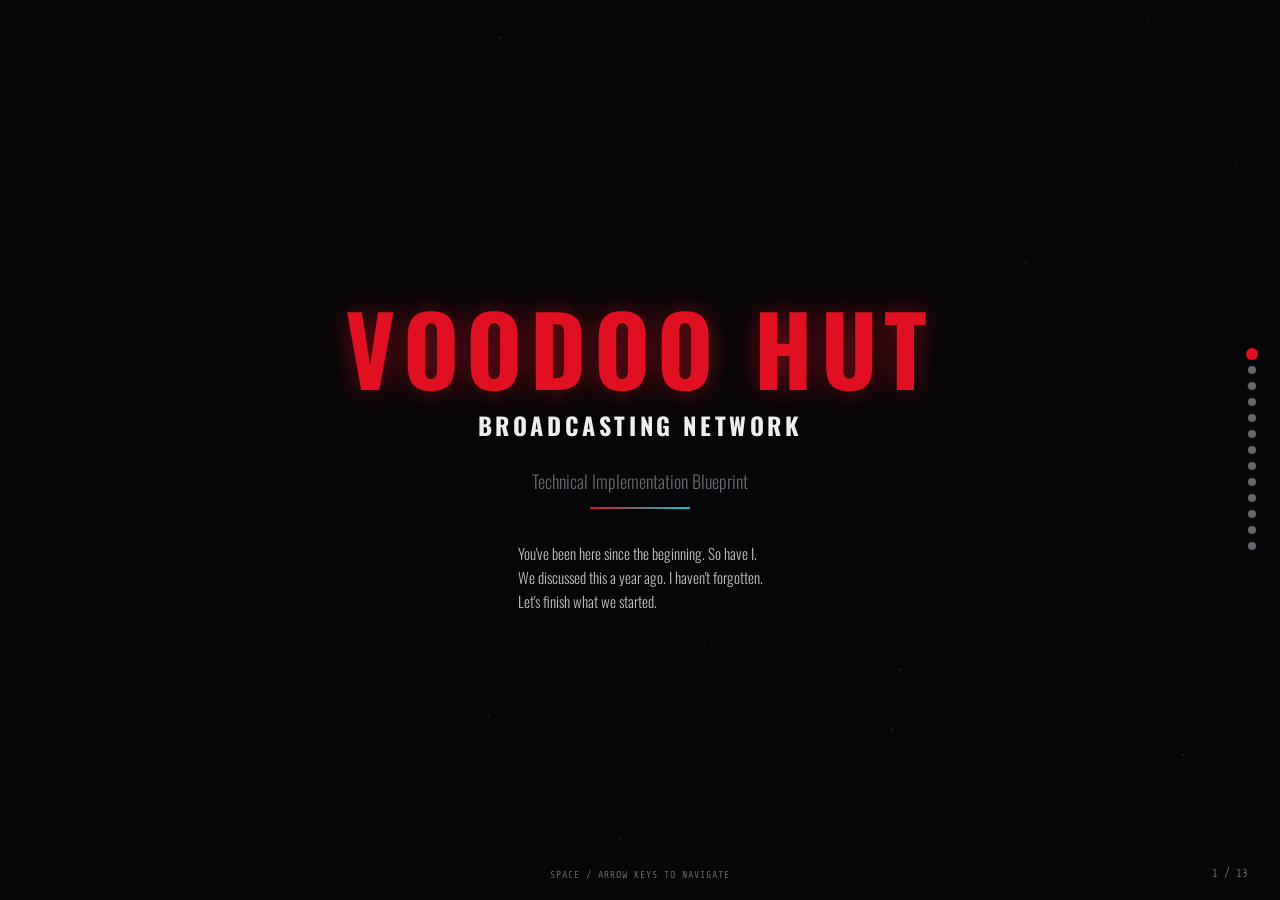
<file: pitch/index.html>
<!DOCTYPE html>
<html lang="en">
<head>
  <meta charset="UTF-8">
  <meta name="viewport" content="width=device-width, initial-scale=1.0">
  <title>Voodoo Hut Broadcasting Network — Technical Implementation Plan</title>
  <link rel="preconnect" href="https://fonts.googleapis.com">
  <link rel="preconnect" href="https://fonts.gstatic.com" crossorigin>
  <link href="https://fonts.googleapis.com/css2?family=Oswald:wght@300;400;600;700&family=Share+Tech+Mono&display=swap" rel="stylesheet">
  <style>
    * { margin: 0; padding: 0; box-sizing: border-box; }
    html, body { width: 100%; height: 100%; overflow: hidden; background: #060608; color: #f0eeec; font-family: 'Oswald', sans-serif; }
    :root { --black: #060608; --red: #e01020; --cyan: #00c8c8; --gold: #c8a020; --white: #f0eeec; --dark-card: #16161b; --muted: #666870; }

    #bg-canvas { position: fixed; inset: 0; z-index: 0; opacity: 0.2; }
    #deck { position: fixed; inset: 0; z-index: 1; }

    .slide { position: absolute; inset: 0; display: flex; flex-direction: column; justify-content: center; align-items: center; padding: 60px 80px; opacity: 0; pointer-events: none; transition: opacity 0.5s ease; }
    .slide.active { opacity: 1; pointer-events: all; }

    h1 { font-size: clamp(42px, 8vw, 96px); font-weight: 700; text-transform: uppercase; letter-spacing: 0.08em; color: var(--red); text-shadow: 0 0 30px rgba(224,16,32,0.5); line-height: 1; margin: 12px 0; }
    h2 { font-size: clamp(28px, 4vw, 48px); font-weight: 700; text-transform: uppercase; letter-spacing: 0.1em; color: var(--white); margin-bottom: 8px; }
    h3 { font-size: 18px; font-weight: 700; text-transform: uppercase; letter-spacing: 0.1em; color: var(--cyan); }
    p { font-weight: 300; font-size: 16px; line-height: 1.6; color: rgba(240,238,236,0.8); max-width: 750px; }

    .label { font-family: 'Share Tech Mono', monospace; font-size: 10px; letter-spacing: 0.3em; text-transform: uppercase; color: var(--cyan); margin-bottom: 16px; }
    .accent-line { width: 100px; height: 2px; background: linear-gradient(90deg, var(--red), var(--cyan)); margin: 12px auto; }
    .big-num { font-size: clamp(48px, 7vw, 84px); font-weight: 700; line-height: 1; }
    .big-num.red { color: var(--red); }
    .big-num.cyan { color: var(--cyan); }

    .card { background: var(--dark-card); border: 1px solid rgba(255,255,255,0.06); border-radius: 6px; padding: 20px; margin: 8px; }
    .card.red { border-left: 3px solid var(--red); }
    .card.cyan { border-left: 3px solid var(--cyan); }

    .grid-2 { display: grid; grid-template-columns: 1fr 1fr; gap: 20px; width: 100%; }
    .grid-3 { display: grid; grid-template-columns: 1fr 1fr 1fr; gap: 16px; width: 100%; }

    .code-block { background: rgba(0,0,0,0.4); border: 1px solid var(--cyan); border-radius: 4px; padding: 12px 16px; font-family: 'Share Tech Mono', monospace; font-size: 11px; color: var(--cyan); margin: 12px 0; text-align: left; }

    #nav-dots { position: fixed; right: 24px; top: 50%; transform: translateY(-50%); z-index: 100; display: flex; flex-direction: column; gap: 8px; }
    .nav-dot { width: 8px; height: 8px; border-radius: 50%; background: var(--muted); cursor: pointer; transition: all 0.2s; }
    .nav-dot.active { background: var(--red); transform: scale(1.5); }

    #slide-counter { position: fixed; bottom: 20px; right: 32px; font-family: 'Share Tech Mono', monospace; font-size: 11px; color: var(--muted); z-index: 100; }
    #nav-hint { position: fixed; bottom: 20px; left: 50%; transform: translateX(-50%); font-family: 'Share Tech Mono', monospace; font-size: 10px; color: var(--muted); letter-spacing: 0.1em; animation: pulse 2s infinite; }
    @keyframes pulse { 0%, 100% { opacity: 0.4; } 50% { opacity: 1; } }

    .revenue-item { text-align: left; padding: 12px 0; border-bottom: 1px solid rgba(255,255,255,0.05); }
    .revenue-item:last-child { border-bottom: none; }
    .revenue-name { font-size: 13px; font-weight: 700; color: var(--white); }
    .revenue-amount { font-family: 'Share Tech Mono', monospace; font-size: 14px; color: var(--gold); margin-top: 2px; }

    .phase-box { background: var(--dark-card); border: 1px solid rgba(255,255,255,0.06); border-radius: 4px; padding: 12px; text-align: center; font-size: 12px; }
    .phase-num { font-family: 'Share Tech Mono', monospace; font-size: 10px; color: var(--muted); }
    .phase-title { font-weight: 700; font-size: 12px; margin-top: 4px; color: var(--white); }

    .content-item { text-align: left; padding: 8px 0; padding-left: 16px; position: relative; font-size: 14px; }
    .content-item::before { content: '▸'; position: absolute; left: 0; color: var(--cyan); }

    .comparison { display: grid; grid-template-columns: 1fr 1fr; gap: 16px; margin: 12px 0; }
    .comparison-box { background: var(--dark-card); border: 1px solid rgba(255,255,255,0.06); border-radius: 4px; padding: 16px; text-align: center; }
    .comparison-box h4 { font-size: 12px; text-transform: uppercase; color: var(--muted); margin-bottom: 8px; letter-spacing: 0.1em; }
    .comparison-box p { font-size: 13px; margin: 4px 0; }
  </style>
</head>
<body>

  <canvas id="bg-canvas"></canvas>
  <div id="deck">

    <!-- S1: TITLE -->
    <section class="slide active" id="s1">
      <h1>VOODOO HUT</h1>
      <h2 style="font-size: 24px; letter-spacing: 0.15em;">BROADCASTING NETWORK</h2>
      <p style="margin-top: 16px; font-size: 18px; color: var(--muted);">Technical Implementation Blueprint</p>
      <div class="accent-line"></div>
      <p style="margin-top: 20px; font-size: 15px;">You've been here since the beginning. So have I.<br>We discussed this a year ago. I haven't forgotten.<br>Let's finish what we started.</p>
    </section>

    <!-- S2: WHAT IS VOODOO HUT BECOMING -->
    <section class="slide" id="s2">
      <div class="label">THE VISION</div>
      <h2>What Voodoo Hut Becomes</h2>
      <div class="accent-line"></div>
      <div class="comparison">
        <div class="comparison-box">
          <h4>TODAY</h4>
          <p>14,000 sq ft live music venue</p>
          <p style="font-size: 12px; margin-top: 8px; color: var(--muted);">Local audience</p>
          <p style="font-size: 12px; color: var(--muted);">Weekend events</p>
          <p style="font-size: 12px; color: var(--muted);">No recorded content</p>
        </div>
        <div class="comparison-box" style="border-color: var(--cyan);">
          <h4 style="color: var(--cyan);">WITH THIS SYSTEM</h4>
          <p>Global media brand</p>
          <p style="font-size: 12px; margin-top: 8px; color: var(--muted);">1.2B+ potential listeners</p>
          <p style="font-size: 12px; color: var(--muted);">24/7 content distribution</p>
          <p style="font-size: 12px; color: var(--muted);">Owned IP. Recurring revenue.</p>
        </div>
      </div>
      <p style="margin-top: 20px;">You become a media company that happens to host live music.</p>
    </section>

    <!-- S3: WHAT WE'RE BUILDING -->
    <section class="slide" id="s3">
      <div class="label">THE INFRASTRUCTURE</div>
      <h2>Three Core Systems</h2>
      <div class="accent-line"></div>
      <div style="max-width: 900px; text-align: left; margin-top: 16px;">
        <div class="content-item"><strong>1. Live Performance Streaming</strong><br><span style="font-size: 13px; color: var(--muted);">3 independent stages → 3 simultaneous streams (YouTube, Twitch, Facebook)</span></div>
        <div class="content-item"><strong>2. 24/7 Branded Radio Network</strong><br><span style="font-size: 13px; color: var(--muted);">Custom audio branding, curated programming, original content you own</span></div>
        <div class="content-item"><strong>3. Content Production Capability</strong><br><span style="font-size: 13px; color: var(--muted);">Podcasts, interviews, event recaps, post-game shows, live commentary</span></div>
      </div>
    </section>

    <!-- S4: REVENUE STREAMS -->
    <section class="slide" id="s4">
      <div class="label">NEW REVENUE</div>
      <h2>Six Monetization Streams</h2>
      <div class="accent-line"></div>
      <div style="max-width: 850px; margin-top: 16px;">
        <div class="card cyan">
          <div class="revenue-item">
            <div class="revenue-name">Digital Stream Sponsorships</div>
            <div class="revenue-amount">$12K–$36K/yr</div>
          </div>
          <div class="revenue-item">
            <div class="revenue-name">VOD Content Sales</div>
            <div class="revenue-amount">$5K–$20K/yr</div>
          </div>
          <div class="revenue-item">
            <div class="revenue-name">Ticketed Online Events</div>
            <div class="revenue-amount">$10K–$40K/yr</div>
          </div>
          <div class="revenue-item">
            <div class="revenue-name">Internet Radio Ad Spots</div>
            <div class="revenue-amount">$6K–$18K/yr</div>
          </div>
          <div class="revenue-item">
            <div class="revenue-name">Artist Recording Fees</div>
            <div class="revenue-amount">$8K–$24K/yr</div>
          </div>
          <div class="revenue-item" style="border-bottom: 2px solid var(--cyan); padding-bottom: 8px;">
            <div class="revenue-name" style="color: var(--cyan);">YEAR 1 TOTAL</div>
            <div class="revenue-amount" style="color: var(--cyan); font-size: 18px;">$41K–$138K</div>
          </div>
        </div>
      </div>
      <p style="margin-top: 16px; font-size: 13px;">Year 2+ projects 60-80% growth. The ceiling is your execution.</p>
    </section>

    <!-- S5: THE PLAN OVERVIEW -->
    <section class="slide" id="s5">
      <div class="label">WHAT NEEDS TO HAPPEN</div>
      <h2>Implementation Roadmap</h2>
      <div class="accent-line"></div>
      <div style="display: grid; grid-template-columns: repeat(4, 1fr); gap: 12px; max-width: 1000px; margin-top: 16px;">
        <div class="phase-box">
          <div class="phase-num">PHASE 1</div>
          <div class="phase-title">Physical Cabling</div>
          <p style="font-size: 10px; margin-top: 4px; color: var(--muted);">Week 1</p>
        </div>
        <div class="phase-box">
          <div class="phase-num">PHASE 2</div>
          <div class="phase-title">X32 Routing</div>
          <p style="font-size: 10px; margin-top: 4px; color: var(--muted);">Week 1–2</p>
        </div>
        <div class="phase-box">
          <div class="phase-num">PHASE 3</div>
          <div class="phase-title">FX Strategy</div>
          <p style="font-size: 10px; margin-top: 4px; color: var(--muted);">Week 2</p>
        </div>
        <div class="phase-box">
          <div class="phase-num">PHASE 4</div>
          <div class="phase-title">DCA Groups</div>
          <p style="font-size: 10px; margin-top: 4px; color: var(--muted);">Week 2–3</p>
        </div>
        <div class="phase-box">
          <div class="phase-num">PHASE 5</div>
          <div class="phase-title">Zone Config</div>
          <p style="font-size: 10px; margin-top: 4px; color: var(--muted);">Week 3</p>
        </div>
        <div class="phase-box">
          <div class="phase-num">PHASE 6</div>
          <div class="phase-title">Broadcast Buses</div>
          <p style="font-size: 10px; margin-top: 4px; color: var(--muted);">Week 3–4</p>
        </div>
        <div class="phase-box">
          <div class="phase-num">PHASE 7</div>
          <div class="phase-title">AzuraCast</div>
          <p style="font-size: 10px; margin-top: 4px; color: var(--muted);">Week 4</p>
        </div>
        <div class="phase-box">
          <div class="phase-num">PHASE 8</div>
          <div class="phase-title">NDI + OBS</div>
          <p style="font-size: 10px; margin-top: 4px; color: var(--muted);">Week 4–5</p>
        </div>
      </div>
      <div style="display: grid; grid-template-columns: 1fr 1fr 1fr; gap: 16px; max-width: 900px; margin-top: 24px;">
        <div class="card red" style="text-align: center;">
          <div class="big-num red" style="font-size: 36px;">5 Weeks</div>
          <p style="font-size: 13px; margin-top: 4px;">To full operation</p>
        </div>
        <div class="card cyan" style="text-align: center;">
          <div style="font-size: 24px; font-weight: 700; color: var(--cyan);">"Set It Once"</div>
          <p style="font-size: 13px; margin-top: 4px;">Minimal daily adjustments</p>
        </div>
        <div class="card" style="text-align: center; border-left: 3px solid var(--gold);">
          <div style="font-size: 20px; font-weight: 700; color: var(--gold);">Proven</div>
          <p style="font-size: 13px; margin-top: 4px;">Architecture design</p>
        </div>
      </div>
    </section>

    <!-- S6: SIGNAL ARCHITECTURE -->
    <section class="slide" id="s6">
      <div class="label">TECHNICAL DEEP DIVE</div>
      <h2>Signal Architecture</h2>
      <div class="accent-line"></div>
      <div style="max-width: 900px; text-align: left; margin-top: 16px;">
        <p style="text-align: center; margin-bottom: 16px; font-size: 14px;"><strong>Three stages → One mixing console → Three output paths</strong></p>
        <div class="code-block">
S16 (Main Stage, 16ch) ─────┐<br>
X32 Local (Corner, 8ch) ────┤<br>
SD8 (Patio Stage, 8ch) ─────┘<br>
        │<br>
        ▼<br>
  BEHRINGER X32 (FOH)<br>
  AES50 Clock Master<br>
        │<br>
    ┌───┴───┬────────┬──────────┐<br>
    │       │        │          │<br>
  PA 7/8  Zone    Stream      Monitor<br>
  Output  Out 13/14 Bus 9-14   Aux<br>
    │       │        │<br>
 DriveRack ZonePRO OBS PCs<br>
    │       │        │<br>
  Amps    15 Zones  Internet
        </div>
        <p style="margin-top: 12px; font-size: 13px;">Each broadcast bus has mastered EQ, compression, and limiting to –16 LUFS before leaving the console. This is not a FOH mix. This is a broadcast mix.</p>
      </div>
    </section>

    <!-- S7: HARDWARE BOM -->
    <section class="slide" id="s7">
      <div class="label">HARDWARE SPECIFICATION</div>
      <h2>Bill of Materials</h2>
      <div class="accent-line"></div>
      <div style="max-width: 900px; text-align: left; margin-top: 16px;">
        <div class="card red">
          <h3 style="margin-bottom: 8px;">Audio Chain</h3>
          <div class="content-item" style="font-size: 13px;">Behringer X32 (FOH mixer, AES50 master)</div>
          <div class="content-item" style="font-size: 13px;">Behringer S16 (Main Stage, 16 preamps)</div>
          <div class="content-item" style="font-size: 13px;">Behringer SD8 (Patio Stage, 8 preamps)</div>
          <div class="content-item" style="font-size: 13px;">dbx DriveRack (PA processing)</div>
          <div class="content-item" style="font-size: 13px;">dbx ZonePRO 1260 (15-zone distribution)</div>
        </div>
        <div class="card cyan" style="margin-top: 12px;">
          <h3 style="margin-bottom: 8px;">Video / Streaming</h3>
          <div class="content-item" style="font-size: 13px;">3x Mevo cameras (NDI|HX source)</div>
          <div class="content-item" style="font-size: 13px;">37x BirdDog PLAY decoders (NDI→HDMI)</div>
          <div class="content-item" style="font-size: 13px;">3x OBS Studio instances (per-stage streaming)</div>
          <div class="content-item" style="font-size: 13px;">Managed network switches (7-VLAN architecture)</div>
        </div>
        <div class="card" style="margin-top: 12px; border-left: 3px solid var(--gold);">
          <h3 style="color: var(--gold); margin-bottom: 8px;">Cloud Infrastructure</h3>
          <div class="content-item" style="font-size: 13px;">Oracle Cloud Ampere A1.Flex (Always Free: 4 OCPUs, 24GB RAM)</div>
          <div class="content-item" style="font-size: 13px;">AzuraCast (Docker container, Icecast2, Liquidsoap AutoDJ)</div>
          <div class="content-item" style="font-size: 13px;">BUTT (Broadcast Using This Tool, RTMP push client)</div>
        </div>
      </div>
    </section>

    <!-- S8: CONTENT STRATEGY -->
    <section class="slide" id="s8">
      <div class="label">CONTENT & BRANDING</div>
      <h2>What You Actually Own</h2>
      <div class="accent-line"></div>
      <div style="max-width: 950px; text-align: left; margin-top: 16px;">
        <h3 style="color: var(--gold); margin-bottom: 12px;">Audio Branding</h3>
        <p style="margin-bottom: 12px; font-size: 13px;">Custom jingles, signature drops, branded transitions, DJ voice-overs. Every piece of audio is distinctly Voodoo Hut.</p>

        <h3 style="color: var(--cyan); margin-top: 16px; margin-bottom: 12px;">Live Performance Streams</h3>
        <p style="margin-bottom: 12px; font-size: 13px;">3 stages broadcasting independently. Every band gets a multitrack recording. Every show becomes a VOD asset.</p>

        <h3 style="color: var(--red); margin-top: 16px; margin-bottom: 12px;">Original Programming</h3>
        <div style="display: flex; gap: 16px; margin-top: 8px;">
          <div class="content-item" style="flex: 1; padding: 0;"><strong>Podcasts</strong><br><span style="font-size: 12px; color: var(--muted);">Band interviews, artist spotlights, deep dives</span></div>
          <div class="content-item" style="flex: 1; padding: 0;"><strong>Event Coverage</strong><br><span style="font-size: 12px; color: var(--muted);">Super Bowl recaps, boxing night analysis, UFC commentary</span></div>
          <div class="content-item" style="flex: 1; padding: 0;"><strong>Staff Voices</strong><br><span style="font-size: 12px; color: var(--muted);">Bartender tips, crowd reactions, behind-the-scenes access</span></div>
        </div>

        <h3 style="color: var(--white); margin-top: 16px; margin-bottom: 12px;">The Unlimited Potential</h3>
        <p style="font-size: 13px; color: var(--muted);">You're not limited to generic playlists. You're not limited to live music. Every event, every moment, every story becomes content you own. The only ceiling is your failure to realize it.</p>
      </div>
    </section>

    <!-- S9: TECHNICAL CONFIGURATION -->
    <section class="slide" id="s9">
      <div class="label">HOW WE SET IT UP</div>
      <h2>Configuration & Automation</h2>
      <div class="accent-line"></div>
      <div style="max-width: 900px; text-align: left; margin-top: 16px;">
        <h3 style="color: var(--cyan); margin-bottom: 12px;">The "Set It Once" Philosophy</h3>
        <p style="font-size: 13px; margin-bottom: 12px;">After Phase 8 is complete, the system runs on automation. Live show starts → BUTT connects → Liquidsoap crossfades house music to live feed → Back to playlist at show end. Zero manual transitions.</p>

        <div class="card cyan">
          <h4 style="color: var(--cyan); font-size: 12px; margin-bottom: 8px; letter-spacing: 0.1em;">BROADCAST MIX CONFIGURATION</h4>
          <div class="code-block">
Bus 9/10 (Main Stage):
  HPF 50Hz | –2.5dB@300Hz | +1.5dB@6kHz | Precision Limiter → –16 LUFS

Bus 11/12 (Corner Stage):
  HPF 50Hz | –3.0dB@300Hz | +2.0dB@8kHz | Precision Limiter → –16 LUFS

Bus 13/14 (Patio Stage):
  HPF 50Hz | –2.0dB@250Hz | +1.8dB@7kHz | Precision Limiter → –16 LUFS
          </div>
        </div>

        <p style="margin-top: 12px; font-size: 13px;">Each stream is independently mastered. Each stage sounds professional without any manual tweaking night-to-night.</p>
      </div>
    </section>

    <!-- S10: OPERATIONS & MAINTENANCE -->
    <section class="slide" id="s10">
      <div class="label">OPERATIONS</div>
      <h2>Daily Operations & Maintenance</h2>
      <div class="accent-line"></div>
      <div style="max-width: 900px; text-align: left; margin-top: 16px;">
        <div class="card red">
          <h3 style="color: var(--red-bright); margin-bottom: 8px;">Daily Tasks</h3>
          <div class="content-item" style="font-size: 12px;">Check audio levels (quick visual inspection)</div>
          <div class="content-item" style="font-size: 12px;">Verify internet connectivity at venue</div>
          <div class="content-item" style="font-size: 12px;">Confirm OBS instances are running before show time</div>
          <div class="content-item" style="font-size: 12px;">Monitor stream health during live performance</div>
        </div>

        <div class="card cyan" style="margin-top: 12px;">
          <h3 style="color: var(--cyan); margin-bottom: 8px;">Weekly Tasks</h3>
          <div class="content-item" style="font-size: 12px;">Archive VOD files to long-term storage</div>
          <div class="content-item" style="font-size: 12px;">Review stream analytics (audience, geography, timing)</div>
          <div class="content-item" style="font-size: 12px;">Update radio station playlist rotation</div>
          <div class="content-item" style="font-size: 12px;">QA test backup systems</div>
        </div>

        <div class="card" style="margin-top: 12px; border-left: 3px solid var(--gold);">
          <h3 style="color: var(--gold); margin-bottom: 8px;">Monthly Tasks</h3>
          <div class="content-item" style="font-size: 12px;">Revenue reconciliation (sponsorships, ad sales, VOD sales)</div>
          <div class="content-item" style="font-size: 12px;">Hardware performance audit</div>
          <div class="content-item" style="font-size: 12px;">Network security review (firewall logs, intrusion detection)</div>
          <div class="content-item" style="font-size: 12px;">Content calendar planning for next month</div>
        </div>
      </div>
    </section>

    <!-- S11: REVENUE FORECAST -->
    <section class="slide" id="s11">
      <div class="label">FINANCIAL PROJECTION</div>
      <h2>Year 1 & Beyond</h2>
      <div class="accent-line"></div>
      <div style="max-width: 900px; margin-top: 16px;">
        <div class="grid-2">
          <div class="card red">
            <h3 style="margin-bottom: 12px;">YEAR 1</h3>
            <p style="font-size: 32px; color: var(--red); margin: 12px 0; font-weight: 700;">$41K–$138K</p>
            <p style="font-size: 12px; color: var(--muted);">Conservative: $41K<br>Moderate: $85K<br>Optimistic: $138K</p>
          </div>
          <div class="card cyan">
            <h3 style="margin-bottom: 12px;">YEAR 2+</h3>
            <p style="font-size: 32px; color: var(--cyan); margin: 12px 0; font-weight: 700;">$65K–$220K</p>
            <p style="font-size: 12px; color: var(--muted);">60-80% growth as audience expands<br>Sponsorships at scale<br>Owned content library creates recurring VOD sales</p>
          </div>
        </div>
        <div style="margin-top: 20px; background: rgba(224,16,32,0.08); border: 1px solid rgba(224,16,32,0.2); border-radius: 4px; padding: 16px; text-align: center;">
          <p style="font-size: 14px; font-weight: 700;">ROI Timeline: 18–24 months to full cost recovery</p>
          <p style="font-size: 12px; color: var(--muted); margin-top: 4px;">Hardware investment ≈ $45K–$65K total | Breaks even in Year 2</p>
        </div>
      </div>
    </section>

    <!-- S12: WHAT I TOLD YOU -->
    <section class="slide" id="s12">
      <div class="label">THE SUMMARY</div>
      <h2>What I'm Telling You</h2>
      <div class="accent-line"></div>
      <div style="max-width: 900px; text-align: left; margin-top: 20px;">
        <div class="content-item"><strong>Who:</strong> Voodoo Hut becomes a global media brand with 1.2B+ potential listeners</div>
        <div class="content-item"><strong>What:</strong> 6 new revenue streams generating $41K–$138K Year 1, scaling to $65K–$220K+ Year 2+</div>
        <div class="content-item"><strong>Why:</strong> You already have the venue, the talent, and the audience. This unlocks exponential revenue from what you already do.</div>
        <div class="content-item"><strong>When:</strong> 5-week implementation window. Full operational by week 5. Day 1 revenue stream generation.</div>
        <div class="content-item"><strong>How:</strong> 8-phase proven architecture. "Set it once" automation. Minimal ongoing maintenance.</div>
      </div>
      <div style="margin-top: 24px; text-align: center;">
        <p style="font-size: 15px; font-weight: 700; color: var(--red);">The potential is only limited by your failure to realize it.</p>
      </div>
    </section>

    <!-- S13: CALL TO ACTION -->
    <section class="slide" id="s13">
      <div class="label">NEXT STEPS</div>
      <h1 style="font-size: 56px;">Let's Build It</h1>
      <div class="accent-line"></div>
      <div style="display: grid; grid-template-columns: 1fr 1fr 1fr 1fr; gap: 12px; max-width: 900px; margin-top: 20px;">
        <div class="card red" style="text-align: center; border: 2px solid var(--red);">
          <p style="font-size: 24px; font-weight: 700; margin: 8px 0;">1</p>
          <p style="font-size: 12px; font-weight: 700;">Sign Contract</p>
        </div>
        <div class="card cyan" style="text-align: center;">
          <p style="font-size: 24px; font-weight: 700; margin: 8px 0;">2</p>
          <p style="font-size: 12px; font-weight: 700;">Hardware Order</p>
        </div>
        <div class="card cyan" style="text-align: center;">
          <p style="font-size: 24px; font-weight: 700; margin: 8px 0;">3</p>
          <p style="font-size: 12px; font-weight: 700;">Phase 1 Start</p>
        </div>
        <div class="card cyan" style="text-align: center;">
          <p style="font-size: 24px; font-weight: 700; margin: 8px 0;">4</p>
          <p style="font-size: 12px; font-weight: 700;">Go Live</p>
        </div>
      </div>
      <div style="margin-top: 32px;">
        <p style="font-size: 14px; color: var(--muted); margin-bottom: 4px;">I haven't left. I'm ready when you are.</p>
        <p style="font-size: 13px; color: var(--gold); font-weight: 700; letter-spacing: 0.1em;">HTXpunk.com</p>
      </div>
    </section>

  </div>

  <nav id="nav-dots"></nav>
  <div id="slide-counter">1 / 13</div>
  <div id="nav-hint">SPACE / ARROW KEYS TO NAVIGATE</div>

  <script>
    // Background particles
    const bgCanvas = document.getElementById('bg-canvas');
    const bgCtx = bgCanvas.getContext('2d');
    let particles = [];

    function resizeBg() {
      bgCanvas.width = window.innerWidth;
      bgCanvas.height = window.innerHeight;
    }
    resizeBg();
    window.addEventListener('resize', resizeBg);

    for (let i = 0; i < 40; i++) {
      particles.push({
        x: Math.random() * window.innerWidth,
        y: Math.random() * window.innerHeight,
        vx: (Math.random() - 0.5) * 0.15,
        vy: (Math.random() - 0.5) * 0.15,
        r: Math.random() * 1 + 0.3,
        color: Math.random() > 0.5 ? '#e01020' : '#00c8c8'
      });
    }

    function animateBg() {
      bgCtx.clearRect(0, 0, bgCanvas.width, bgCanvas.height);
      particles.forEach(p => {
        bgCtx.beginPath();
        bgCtx.arc(p.x, p.y, p.r, 0, Math.PI * 2);
        bgCtx.fillStyle = p.color;
        bgCtx.fill();
        p.x += p.vx;
        p.y += p.vy;
        if (p.x < 0) p.x = bgCanvas.width;
        if (p.x > bgCanvas.width) p.x = 0;
        if (p.y < 0) p.y = bgCanvas.height;
        if (p.y > bgCanvas.height) p.y = 0;
      });
      requestAnimationFrame(animateBg);
    }
    animateBg();

    // Navigation
    const slides = Array.from(document.querySelectorAll('.slide'));
    const navDotsEl = document.getElementById('nav-dots');
    const counterEl = document.getElementById('slide-counter');
    let currentSlide = 0;

    slides.forEach((_, i) => {
      const dot = document.createElement('div');
      dot.className = 'nav-dot' + (i === 0 ? ' active' : '');
      dot.addEventListener('click', (e) => {
        e.stopPropagation();
        goTo(i);
      });
      navDotsEl.appendChild(dot);
    });

    function goTo(n) {
      if (n < 0 || n >= slides.length) return;
      slides[currentSlide].classList.remove('active');
      currentSlide = n;
      slides[currentSlide].classList.add('active');
      document.querySelectorAll('.nav-dot').forEach((d, i) => {
        d.classList.toggle('active', i === currentSlide);
      });
      counterEl.textContent = (currentSlide + 1) + ' / ' + slides.length;
    }

    document.addEventListener('keydown', e => {
      if (e.key === 'ArrowRight' || e.key === ' ' || e.key === 'PageDown') {
        e.preventDefault();
        goTo(currentSlide + 1);
      }
      if (e.key === 'ArrowLeft' || e.key === 'PageUp') {
        e.preventDefault();
        goTo(currentSlide - 1);
      }
    });

    document.getElementById('deck').addEventListener('click', () => {
      goTo(currentSlide + 1);
      document.getElementById('nav-hint').style.opacity = '0';
    });
  </script>
</body>
</html>
</file>
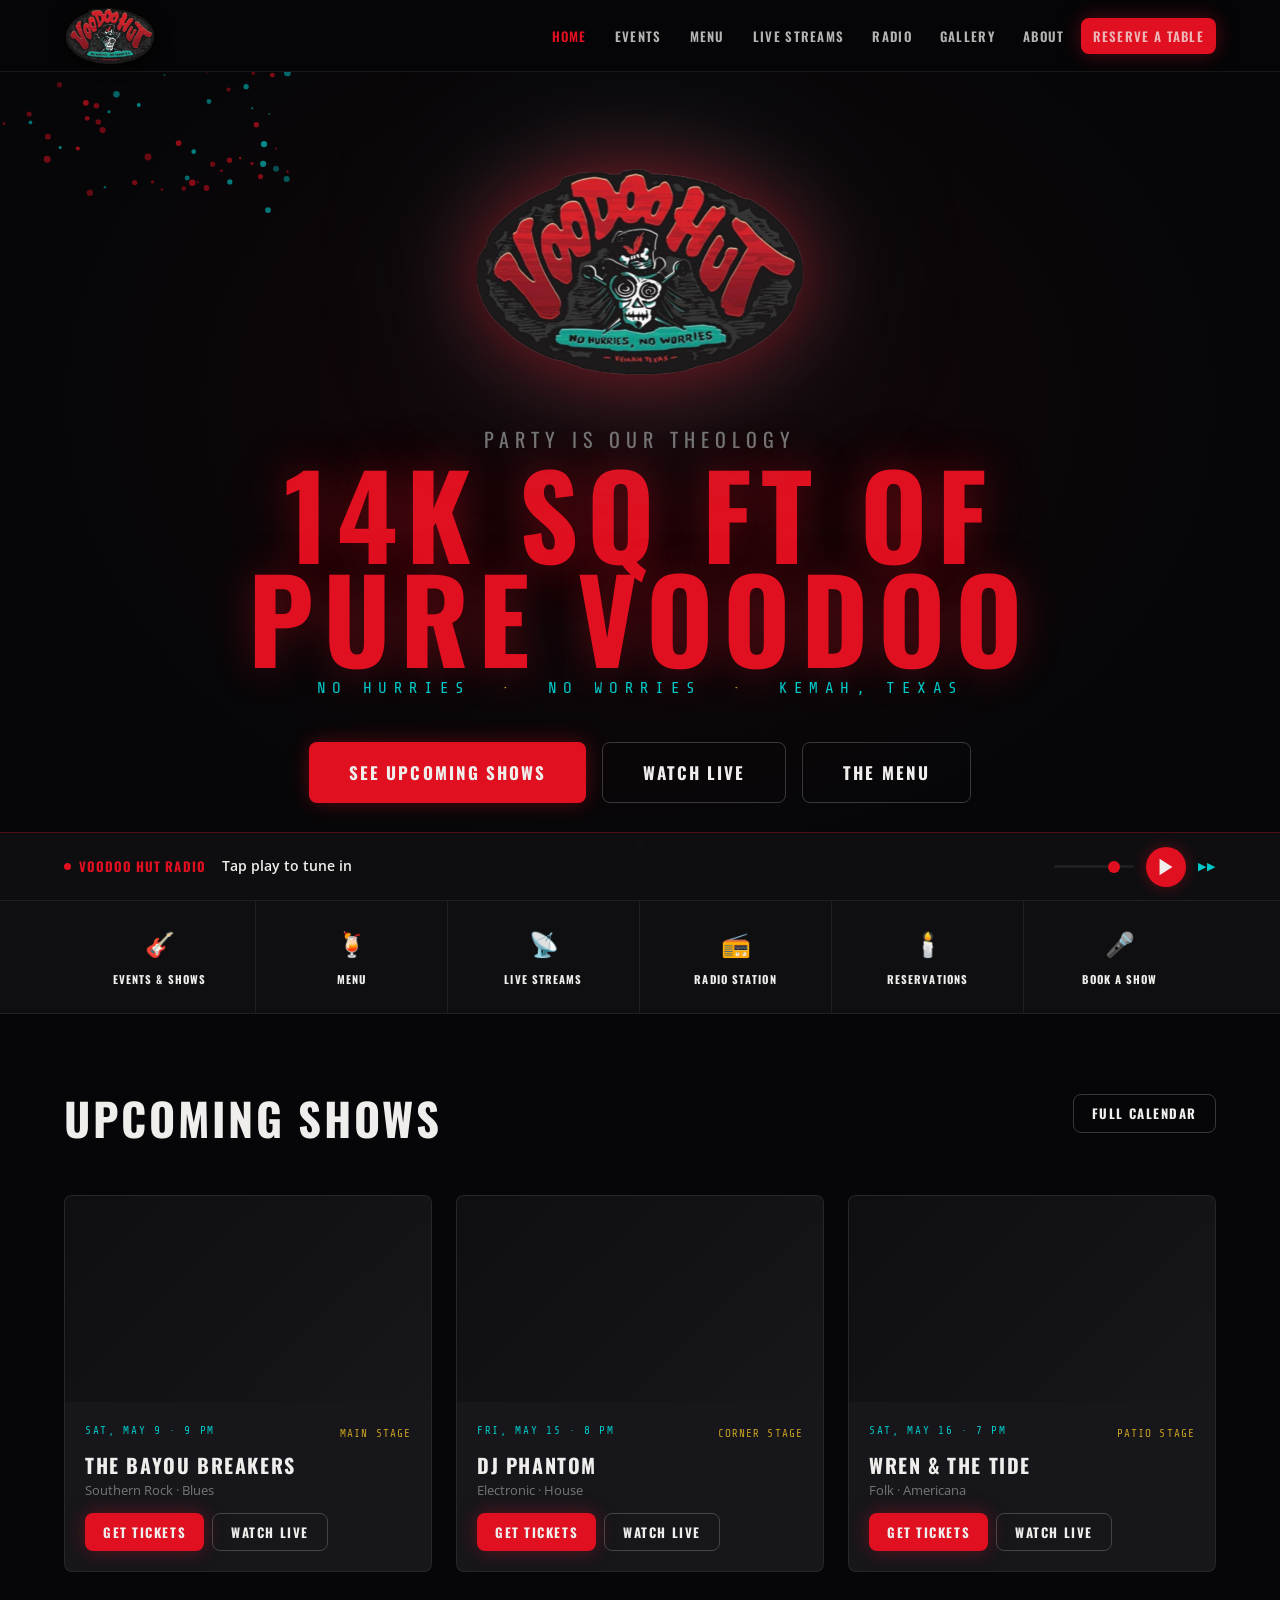
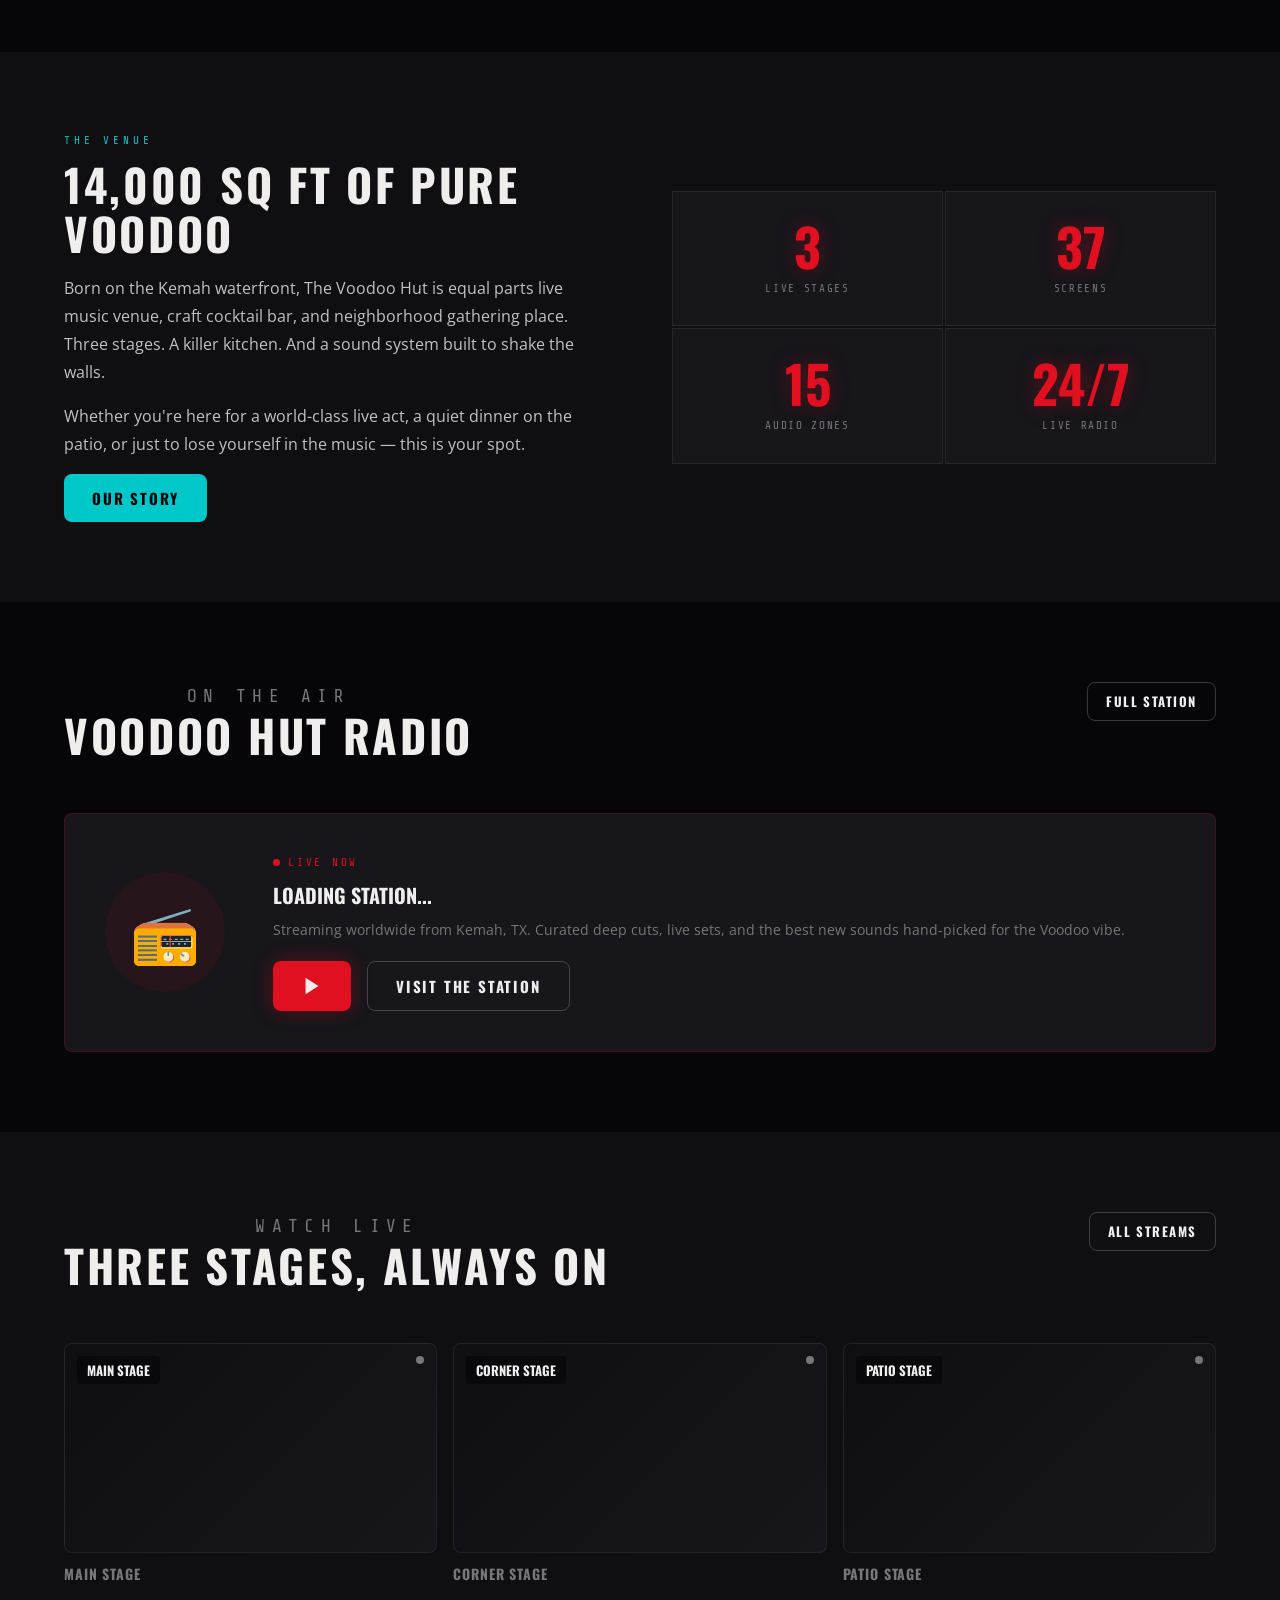
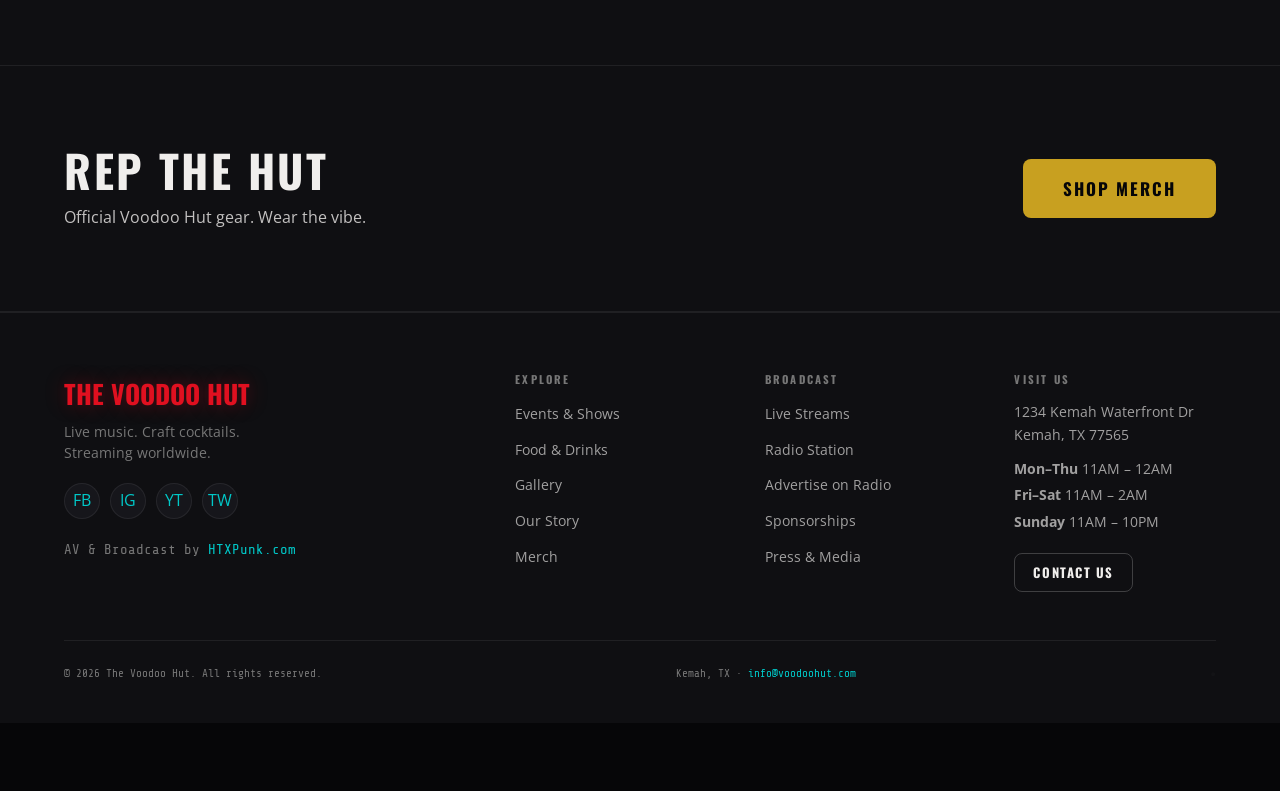
<file: website/index.html>
<!DOCTYPE html>
<html lang="en">
<head>
  <meta charset="UTF-8" />
  <meta name="viewport" content="width=device-width, initial-scale=1.0" />
  <title>The Voodoo Hut — Live Music · Craft Cocktails · Internet Radio | Kemah, TX</title>
  <meta name="description" content="Kemah's premier live music destination. Three stages, 37 screens, craft cocktails, killer food, and a 24/7 internet radio station broadcasting worldwide. Come for the vibe. Stay for the music." />
  <meta property="og:title" content="The Voodoo Hut — Kemah, TX" />
  <meta property="og:description" content="Three stages. 37 screens. Craft cocktails. Live music every week. Now streaming worldwide." />
  <meta property="og:type" content="website" />
  <meta property="og:url" content="https://htxpunk.com/voodoohut/" />
  <link rel="canonical" href="https://htxpunk.com/voodoohut/" />
  <link rel="preconnect" href="https://fonts.googleapis.com" />
  <link rel="preconnect" href="https://fonts.gstatic.com" crossorigin />
  <link href="https://fonts.googleapis.com/css2?family=Oswald:wght@400;500;600;700&family=Open+Sans:wght@400;500;600&family=Share+Tech+Mono&display=swap" rel="stylesheet" />
  <link rel="stylesheet" href="assets/css/style.css" />
</head>
<body>

  <!-- ===================== NAV ===================== -->
  <nav id="main-nav" class="main-nav" aria-label="Main navigation">
    <div class="nav-inner container">
      <a href="index.html" class="nav-logo-wrap" aria-label="The VooDoo Hut — Home">
        <img src="assets/images/logo.png" alt="VooDoo Hut — No Hurries, No Worries" class="logo-img" />
      </a>
      <ul class="nav-links" role="list">
        <li><a href="index.html"    class="nav-link">Home</a></li>
        <li><a href="events.html"   class="nav-link">Events</a></li>
        <li><a href="menu.html"     class="nav-link">Menu</a></li>
        <li><a href="live.html"     class="nav-link">Live Streams</a></li>
        <li><a href="radio.html"    class="nav-link">Radio</a></li>
        <li><a href="gallery.html"  class="nav-link">Gallery</a></li>
        <li><a href="about.html"    class="nav-link">About</a></li>
        <li><a href="contact.html"  class="nav-link btn btn-primary btn-sm">Reserve a Table</a></li>
      </ul>
      <button id="hamburger" class="hamburger" aria-label="Open menu" aria-expanded="false">&#9776;</button>
    </div>
  </nav>

  <!-- Mobile menu -->
  <div id="mobile-menu" class="mobile-menu" role="dialog" aria-label="Mobile navigation">
    <ul role="list">
      <li><a href="index.html"   class="mobile-nav-link">Home</a></li>
      <li><a href="events.html"  class="mobile-nav-link">Events</a></li>
      <li><a href="menu.html"    class="mobile-nav-link">Menu</a></li>
      <li><a href="live.html"    class="mobile-nav-link">Live Streams</a></li>
      <li><a href="radio.html"   class="mobile-nav-link">Radio</a></li>
      <li><a href="gallery.html" class="mobile-nav-link">Gallery</a></li>
      <li><a href="about.html"   class="mobile-nav-link">About</a></li>
      <li><a href="contact.html" class="mobile-nav-link">Contact</a></li>
      <li><a href="contact.html?topic=reservation" class="mobile-nav-link btn btn-primary" style="display:inline-block;margin-top:.5rem;">Reserve a Table</a></li>
    </ul>
  </div>

  <!-- ===================== HERO ===================== -->
  <section class="hero" aria-label="Hero" id="hero-section">
    <canvas id="hero-canvas" aria-hidden="true"></canvas>
    <div class="hero-content">
      <div class="hero-logo-wrap">
        <a href="index.html" class="nav-logo-wrap hero-logo-wrap" aria-label="The VooDoo Hut">
          <img src="assets/images/logo.png" alt="VooDoo Hut" class="logo-img hero-logo-img" />
        </a>
      </div>
      <p class="hero-theology">Party Is Our Theology</p>
      <h1 class="hero-main-title">14k Sq Ft of<br><em>Pure Voodoo</em></h1>
      <p class="hero-nhw">No Hurries &nbsp;<em>·</em>&nbsp; No Worries &nbsp;<em>·</em>&nbsp; Kemah, Texas</p>
      <div class="hero-ctas">
        <a href="events.html" class="btn btn-primary btn-lg">See Upcoming Shows</a>
        <a href="live.html"   class="btn btn-outline btn-lg">Watch Live</a>
        <a href="menu.html"   class="btn btn-outline btn-lg">The Menu</a>
      </div>
    </div>
    <div class="hero-scroll-indicator" aria-hidden="true">
      <span></span><span></span><span></span>
    </div>
  </section>

  <!-- ===================== QUICK ACCESS ===================== -->
  <section class="quick-access" aria-label="Quick access">
    <div class="container">
      <div class="quick-grid">
        <a href="events.html" class="quick-item">
          <div class="quick-icon">🎸</div>
          <div class="quick-label">Events &amp; Shows</div>
        </a>
        <a href="menu.html" class="quick-item">
          <div class="quick-icon">🍹</div>
          <div class="quick-label">Menu</div>
        </a>
        <a href="live.html" class="quick-item">
          <div class="quick-icon">📡</div>
          <div class="quick-label">Live Streams</div>
        </a>
        <a href="radio.html" class="quick-item">
          <div class="quick-icon">📻</div>
          <div class="quick-label">Radio Station</div>
        </a>
        <a href="contact.html?topic=reservation" class="quick-item">
          <div class="quick-icon">🕯️</div>
          <div class="quick-label">Reservations</div>
        </a>
        <a href="contact.html?topic=booking" class="quick-item">
          <div class="quick-icon">🎤</div>
          <div class="quick-label">Book a Show</div>
        </a>
      </div>
    </div>
  </section>

  <!-- ===================== FEATURED EVENT ===================== -->
  <section class="section" aria-labelledby="events-heading">
    <div class="container">
      <div class="section-header">
        <h2 class="section-title" id="events-heading">Upcoming Shows</h2>
        <a href="events.html" class="btn btn-outline btn-sm">Full Calendar</a>
      </div>

      <div class="events-grid">

        <article class="event-card fade-in">
          <div class="event-img-wrap">
            <div class="event-img-placeholder" aria-label="Event photo"></div>
            <span class="badge badge-red">This Saturday</span>
          </div>
          <div class="event-info">
            <div class="event-meta">
              <span class="event-date">Sat, May 9 · 9 PM</span>
              <span class="event-stage">Main Stage</span>
            </div>
            <h3 class="event-title">The Bayou Breakers</h3>
            <p class="event-genre">Southern Rock · Blues</p>
            <div class="event-actions">
              <a href="events.html" class="btn btn-primary btn-sm">Get Tickets</a>
              <a href="live.html" class="btn btn-outline btn-sm">Watch Live</a>
            </div>
          </div>
        </article>

        <article class="event-card fade-in">
          <div class="event-img-wrap">
            <div class="event-img-placeholder" aria-label="Event photo"></div>
            <span class="badge badge-cyan">Next Weekend</span>
          </div>
          <div class="event-info">
            <div class="event-meta">
              <span class="event-date">Fri, May 15 · 8 PM</span>
              <span class="event-stage">Corner Stage</span>
            </div>
            <h3 class="event-title">DJ Phantom</h3>
            <p class="event-genre">Electronic · House</p>
            <div class="event-actions">
              <a href="events.html" class="btn btn-primary btn-sm">Get Tickets</a>
              <a href="live.html" class="btn btn-outline btn-sm">Watch Live</a>
            </div>
          </div>
        </article>

        <article class="event-card fade-in">
          <div class="event-img-wrap">
            <div class="event-img-placeholder" aria-label="Event photo"></div>
            <span class="badge badge-gold">Acoustic Night</span>
          </div>
          <div class="event-info">
            <div class="event-meta">
              <span class="event-date">Sat, May 16 · 7 PM</span>
              <span class="event-stage">Patio Stage</span>
            </div>
            <h3 class="event-title">Wren &amp; the Tide</h3>
            <p class="event-genre">Folk · Americana</p>
            <div class="event-actions">
              <a href="events.html" class="btn btn-primary btn-sm">Get Tickets</a>
              <a href="live.html" class="btn btn-outline btn-sm">Watch Live</a>
            </div>
          </div>
        </article>

      </div>
    </div>
  </section>

  <!-- ===================== ABOUT TEASER ===================== -->
  <section class="section section-dark" aria-labelledby="about-heading">
    <div class="container">
      <div class="split-layout fade-in">
        <div class="split-text">
          <p class="section-eyebrow">The Venue</p>
          <h2 class="section-title" id="about-heading">14,000 Sq Ft of Pure Voodoo</h2>
          <p class="body-text">Born on the Kemah waterfront, The Voodoo Hut is equal parts live music venue, craft cocktail bar, and neighborhood gathering place. Three stages. A killer kitchen. And a sound system built to shake the walls.</p>
          <p class="body-text">Whether you're here for a world-class live act, a quiet dinner on the patio, or just to lose yourself in the music — this is your spot.</p>
          <a href="about.html" class="btn btn-cyan">Our Story</a>
        </div>
        <div class="split-visual fade-in">
          <div class="venue-stat-grid">
            <div class="venue-stat">
              <span class="stat-number">3</span>
              <span class="stat-label">Live Stages</span>
            </div>
            <div class="venue-stat">
              <span class="stat-number">37</span>
              <span class="stat-label">Screens</span>
            </div>
            <div class="venue-stat">
              <span class="stat-number">15</span>
              <span class="stat-label">Audio Zones</span>
            </div>
            <div class="venue-stat">
              <span class="stat-number">24/7</span>
              <span class="stat-label">Live Radio</span>
            </div>
          </div>
        </div>
      </div>
    </div>
  </section>

  <!-- ===================== RADIO TEASER ===================== -->
  <section class="section" aria-labelledby="radio-heading">
    <div class="container">
      <div class="section-header">
        <div>
          <p class="section-eyebrow">On the Air</p>
          <h2 class="section-title" id="radio-heading">Voodoo Hut Radio</h2>
        </div>
        <a href="radio.html" class="btn btn-outline btn-sm">Full Station</a>
      </div>
      <div class="radio-teaser fade-in">
        <div class="radio-teaser-visual">
          <div class="radio-pulse" aria-hidden="true"></div>
          <span class="radio-icon" aria-hidden="true">📻</span>
        </div>
        <div class="radio-teaser-info">
          <p class="radio-teaser-label"><span class="live-dot"></span> LIVE NOW</p>
          <p class="radio-teaser-track" id="radio-teaser-track">Loading station...</p>
          <p class="radio-teaser-sub">Streaming worldwide from Kemah, TX. Curated deep cuts, live sets, and the best new sounds hand-picked for the Voodoo vibe.</p>
          <div style="display:flex;gap:1rem;flex-wrap:wrap;margin-top:1.25rem;">
            <button id="radio-play" class="btn btn-primary" aria-label="Play radio">
              <svg viewBox="0 0 24 24" width="22" height="22" fill="currentColor"><polygon points="5,3 19,12 5,21"/></svg>
            </button>
            <a href="radio.html" class="btn btn-outline">Visit the Station</a>
          </div>
        </div>
      </div>
    </div>
  </section>

  <!-- ===================== STREAMS TEASER ===================== -->
  <section class="section section-dark" aria-labelledby="streams-heading">
    <div class="container">
      <div class="section-header">
        <div>
          <p class="section-eyebrow">Watch Live</p>
          <h2 class="section-title" id="streams-heading">Three Stages, Always On</h2>
        </div>
        <a href="live.html" class="btn btn-outline btn-sm">All Streams</a>
      </div>
      <div class="streams-teaser-grid fade-in">
        <a href="live.html#main-stage" class="stream-teaser-card">
          <div class="stream-teaser-thumb" aria-label="Main Stage stream preview">
            <span class="stream-stage-label">Main Stage</span>
            <span class="stream-status-dot"></span>
          </div>
          <p class="stream-teaser-name">Main Stage</p>
        </a>
        <a href="live.html#corner-stage" class="stream-teaser-card">
          <div class="stream-teaser-thumb" aria-label="Corner Stage stream preview">
            <span class="stream-stage-label">Corner Stage</span>
            <span class="stream-status-dot"></span>
          </div>
          <p class="stream-teaser-name">Corner Stage</p>
        </a>
        <a href="live.html#patio-stage" class="stream-teaser-card">
          <div class="stream-teaser-thumb" aria-label="Patio Stage stream preview">
            <span class="stream-stage-label">Patio Stage</span>
            <span class="stream-status-dot"></span>
          </div>
          <p class="stream-teaser-name">Patio Stage</p>
        </a>
      </div>
    </div>
  </section>

  <!-- ===================== MERCH CTA ===================== -->
  <section class="section merch-cta fade-in" aria-label="Merchandise">
    <div class="container">
      <div class="merch-cta-inner">
        <div>
          <h2 class="section-title" style="margin-bottom:.5rem;">Rep the Hut</h2>
          <p class="body-text" style="margin-bottom:0;">Official Voodoo Hut gear. Wear the vibe.</p>
        </div>
        <a href="merch.html" class="btn btn-gold btn-lg">Shop Merch</a>
      </div>
    </div>
  </section>

  <!-- ===================== FOOTER ===================== -->
  <footer class="footer" role="contentinfo">
    <div class="container">
      <div class="footer-grid">
        <div class="footer-brand">
          <div class="footer-logo">THE <span>VOODOO</span> HUT</div>
          <p class="footer-tagline">Live music. Craft cocktails.<br>Streaming worldwide.</p>
          <div class="footer-social">
            <a href="#" class="social-link" aria-label="Facebook">FB</a>
            <a href="#" class="social-link" aria-label="Instagram">IG</a>
            <a href="#" class="social-link" aria-label="YouTube">YT</a>
            <a href="#" class="social-link" aria-label="Twitch">TW</a>
          </div>
          <p class="footer-credit">AV &amp; Broadcast by <a href="https://htxpunk.com" target="_blank" rel="noopener">HTXPunk.com</a></p>
        </div>

        <div class="footer-col">
          <h4 class="footer-heading">Explore</h4>
          <ul class="footer-links" role="list">
            <li><a href="events.html">Events &amp; Shows</a></li>
            <li><a href="menu.html">Food &amp; Drinks</a></li>
            <li><a href="gallery.html">Gallery</a></li>
            <li><a href="about.html">Our Story</a></li>
            <li><a href="merch.html">Merch</a></li>
          </ul>
        </div>

        <div class="footer-col">
          <h4 class="footer-heading">Broadcast</h4>
          <ul class="footer-links" role="list">
            <li><a href="live.html">Live Streams</a></li>
            <li><a href="radio.html">Radio Station</a></li>
            <li><a href="contact.html?topic=advertising">Advertise on Radio</a></li>
            <li><a href="contact.html?topic=sponsorship">Sponsorships</a></li>
            <li><a href="contact.html?topic=press">Press &amp; Media</a></li>
          </ul>
        </div>

        <div class="footer-col">
          <h4 class="footer-heading">Visit Us</h4>
          <address class="footer-address">
            <p>1234 Kemah Waterfront Dr<br>Kemah, TX 77565</p>
          </address>
          <div class="footer-hours">
            <p><strong>Mon–Thu</strong> 11AM – 12AM</p>
            <p><strong>Fri–Sat</strong> 11AM – 2AM</p>
            <p><strong>Sunday</strong> 11AM – 10PM</p>
          </div>
          <a href="contact.html" class="btn btn-outline btn-sm" style="margin-top:1rem;">Contact Us</a>
        </div>
      </div>

      <div class="footer-bottom">
        <p>&copy; 2026 The Voodoo Hut. All rights reserved.</p>
        <p>Kemah, TX · <a href="mailto:info@voodoohut.com">info@voodoohut.com</a></p>
        <!-- hidden entrance — if you found this, you know what to do -->
        <p style="opacity:.04;font-size:9px;"><a href="the-bus.html" style="color:inherit;" tabindex="-1" aria-hidden="true">&#9679;</a></p>
      </div>
    </div>
  </footer>

  <!-- ===================== PERSISTENT RADIO PLAYER ===================== -->
  <div id="radio-player" class="radio-player" role="region" aria-label="Radio player">
    <div class="radio-player-inner">
      <div class="radio-player-brand">
        <span class="live-dot" aria-hidden="true"></span>
        <span class="radio-player-name">Voodoo Hut Radio</span>
      </div>
      <div class="radio-player-track">
        <span id="now-playing">Tap play to tune in</span>
      </div>
      <div class="radio-player-controls">
        <input id="radio-volume" type="range" min="0" max="1" step="0.05" value="0.8"
               class="radio-volume" aria-label="Volume" />
        <button id="radio-play" class="radio-play-btn" aria-label="Play radio">
          <svg viewBox="0 0 24 24" width="22" height="22" fill="currentColor"><polygon points="5,3 19,12 5,21"/></svg>
        </button>
        <a href="radio.html" class="radio-player-link" aria-label="Radio station page">&#9654;&#9654;</a>
      </div>
    </div>
  </div>

  <script src="assets/js/main.js"></script>
  <script src="assets/js/easter-eggs.js"></script>
  <script>
    // Hero particle canvas
    (function() {
      const canvas = document.getElementById('hero-canvas');
      if (!canvas) return;
      const ctx = canvas.getContext('2d');
      let W, H, particles = [];
      function resize() {
        W = canvas.width  = canvas.offsetWidth;
        H = canvas.height = canvas.offsetHeight;
      }
      resize();
      window.addEventListener('resize', resize);

      function randomParticle() {
        const isRed = Math.random() > 0.4;
        return {
          x: Math.random() * W,
          y: H + Math.random() * 20,
          r: 1 + Math.random() * 2.5,
          speed: 0.4 + Math.random() * 0.8,
          drift: (Math.random() - 0.5) * 0.6,
          alpha: 0.6 + Math.random() * 0.4,
          color: isRed ? `rgba(224,16,32,` : `rgba(0,200,200,`,
          life: 0,
          maxLife: 120 + Math.random() * 180,
        };
      }

      for (let i = 0; i < 60; i++) {
        const p = randomParticle();
        p.y = Math.random() * H; // scatter on load
        particles.push(p);
      }

      function tick() {
        ctx.clearRect(0, 0, W, H);
        if (particles.length < 80) particles.push(randomParticle());
        particles = particles.filter(p => p.life < p.maxLife);
        particles.forEach(p => {
          p.y     -= p.speed;
          p.x     += p.drift;
          p.life++;
          const fade = 1 - p.life / p.maxLife;
          ctx.beginPath();
          ctx.arc(p.x, p.y, p.r, 0, Math.PI * 2);
          ctx.fillStyle = p.color + (p.alpha * fade) + ')';
          ctx.fill();
        });
        requestAnimationFrame(tick);
      }
      tick();
    })();
  </script>
  <script>
    // Mirror now-playing to the hero teaser
    const teaserTrack = document.getElementById('radio-teaser-track');
    const nowPlayingEl = document.getElementById('now-playing');
    if (teaserTrack && nowPlayingEl) {
      const obs = new MutationObserver(() => {
        teaserTrack.textContent = nowPlayingEl.textContent;
      });
      obs.observe(nowPlayingEl, { childList: true, characterData: true, subtree: true });
    }
  </script>
</body>
</html>
</file>
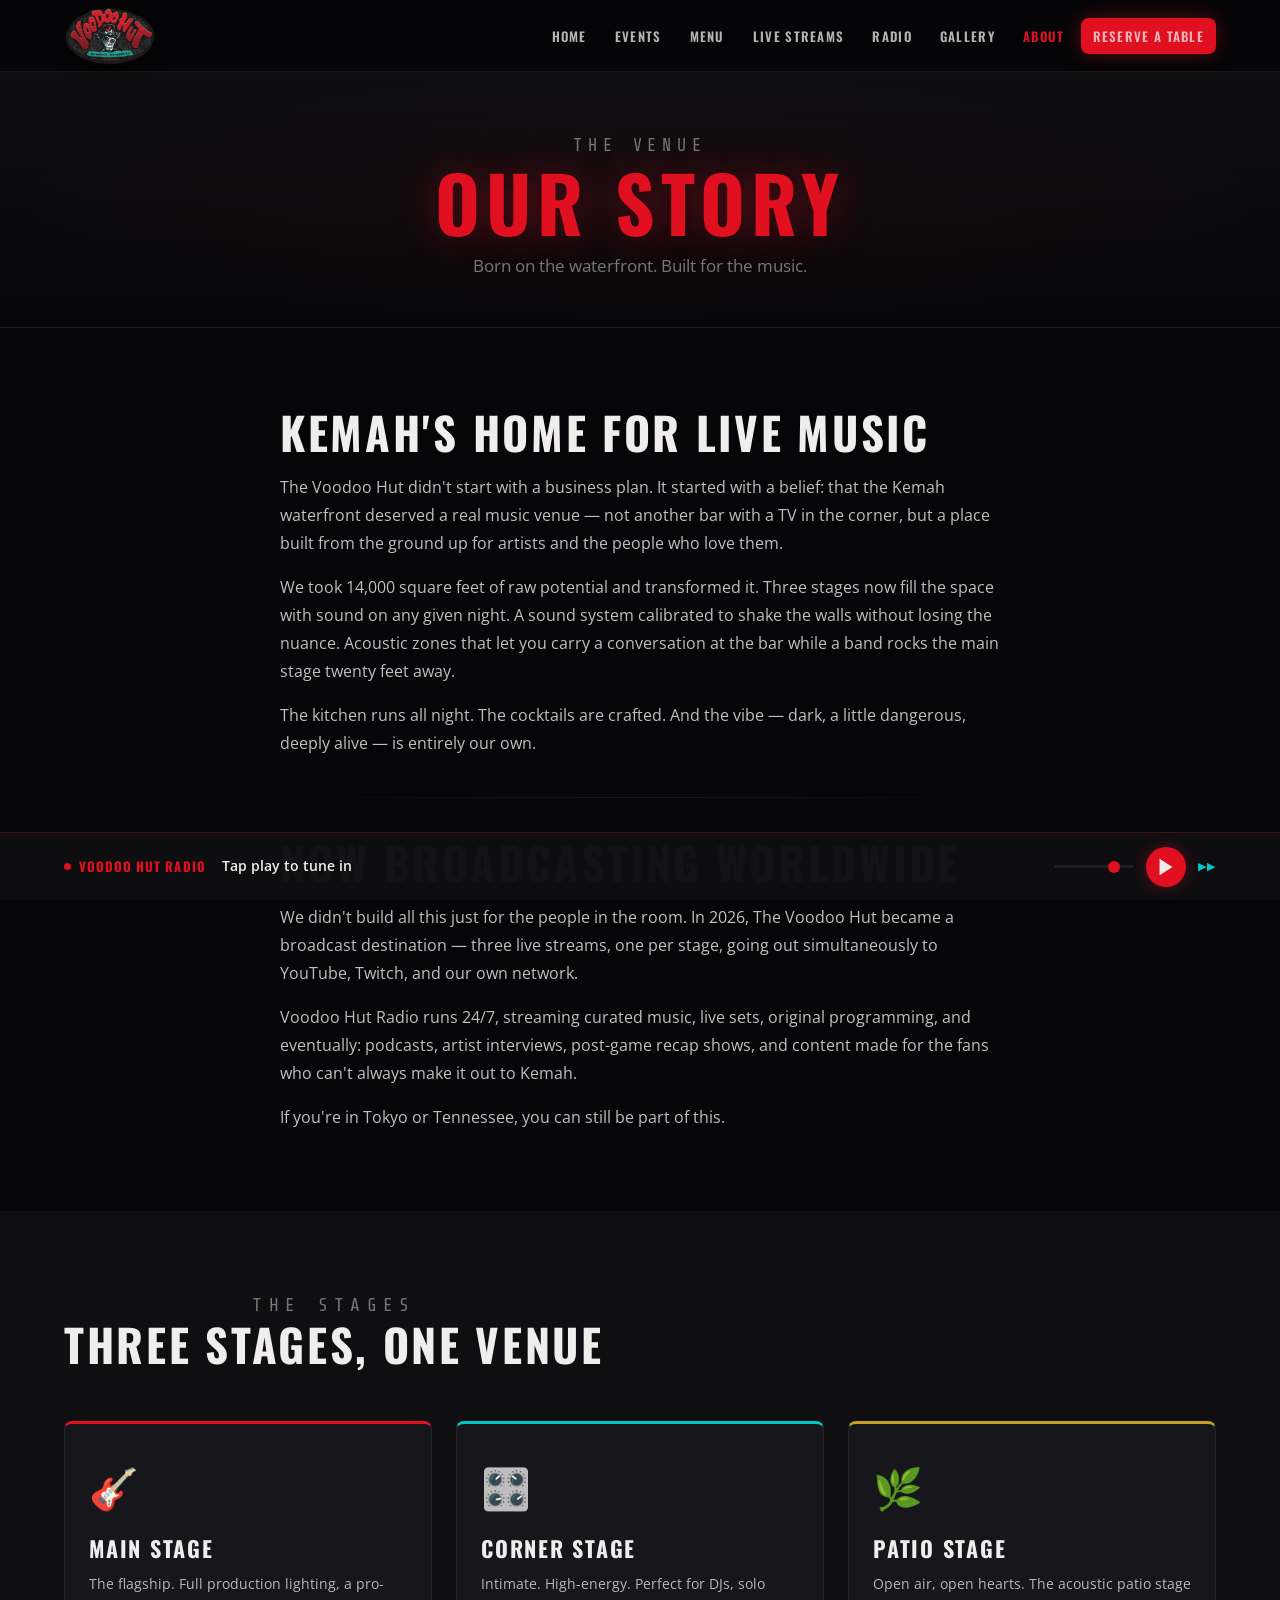
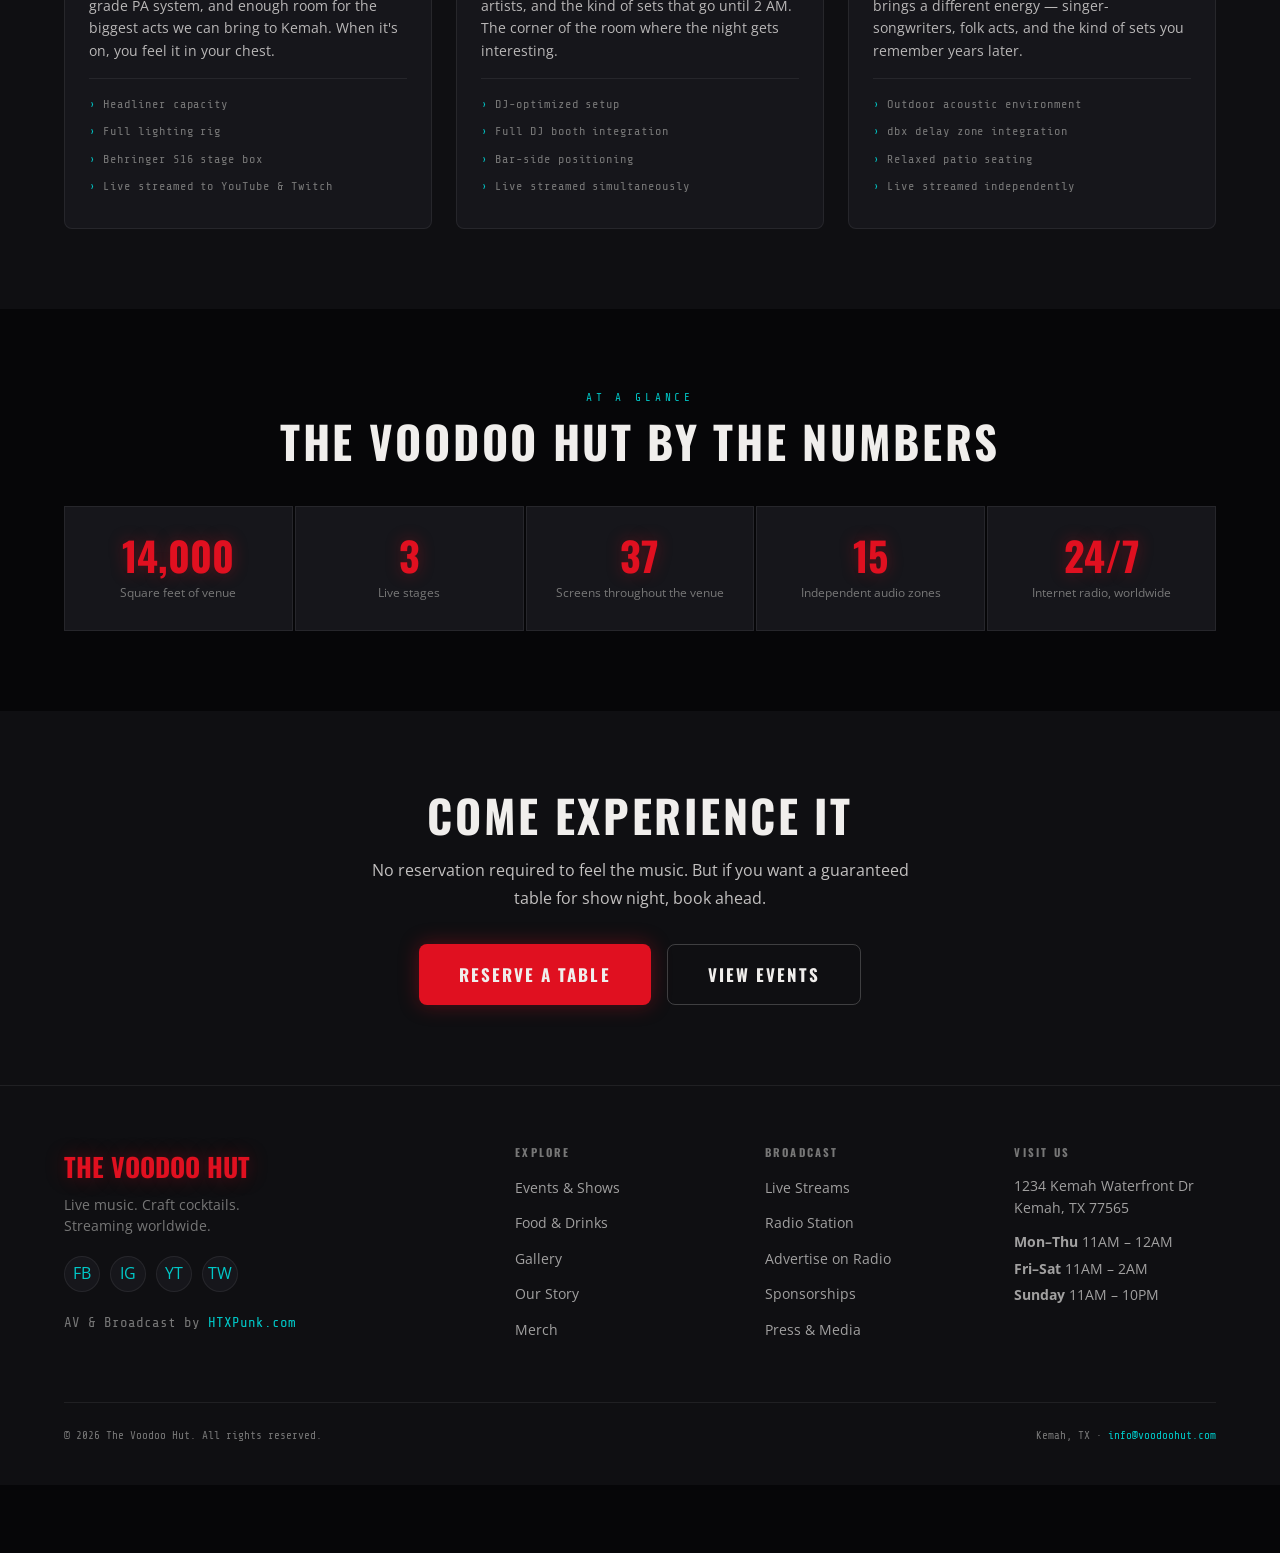
<file: website/about.html>
<!DOCTYPE html>
<html lang="en">
<head>
  <meta charset="UTF-8" />
  <meta name="viewport" content="width=device-width, initial-scale=1.0" />
  <title>Our Story — The Voodoo Hut | Kemah, TX</title>
  <meta name="description" content="The Voodoo Hut was built for the music. Learn about our three stages, our history on the Kemah waterfront, and the people behind the experience." />
  <meta property="og:title" content="Our Story — The Voodoo Hut" />
  <meta property="og:type" content="website" />
  <link rel="preconnect" href="https://fonts.googleapis.com" />
  <link rel="preconnect" href="https://fonts.gstatic.com" crossorigin />
  <link href="https://fonts.googleapis.com/css2?family=Oswald:wght@400;500;600;700&family=Open+Sans:wght@400;500;600&family=Share+Tech+Mono&display=swap" rel="stylesheet" />
  <link rel="stylesheet" href="assets/css/style.css" />
</head>
<body>

  <nav id="main-nav" class="main-nav" aria-label="Main navigation">
    <div class="nav-inner">
      <a href="index.html" class="nav-logo-wrap" aria-label="The VooDoo Hut — Home"><img src="assets/images/logo.png" alt="VooDoo Hut" class="logo-img" /></a>
      <ul class="nav-links" role="list">
        <li><a href="index.html"    class="nav-link">Home</a></li>
        <li><a href="events.html"   class="nav-link">Events</a></li>
        <li><a href="menu.html"     class="nav-link">Menu</a></li>
        <li><a href="live.html"     class="nav-link">Live Streams</a></li>
        <li><a href="radio.html"    class="nav-link">Radio</a></li>
        <li><a href="gallery.html"  class="nav-link">Gallery</a></li>
        <li><a href="about.html"    class="nav-link">About</a></li>
        <li><a href="contact.html"  class="nav-link btn btn-primary btn-sm">Reserve a Table</a></li>
      </ul>
      <button id="hamburger" class="hamburger" aria-label="Open menu" aria-expanded="false">&#9776;</button>
    </div>
  </nav>
  <div id="mobile-menu" class="mobile-menu">
    <ul role="list">
      <li><a href="index.html"   class="mobile-nav-link">Home</a></li>
      <li><a href="events.html"  class="mobile-nav-link">Events</a></li>
      <li><a href="menu.html"    class="mobile-nav-link">Menu</a></li>
      <li><a href="live.html"    class="mobile-nav-link">Live Streams</a></li>
      <li><a href="radio.html"   class="mobile-nav-link">Radio</a></li>
      <li><a href="gallery.html" class="mobile-nav-link">Gallery</a></li>
      <li><a href="about.html"   class="mobile-nav-link">About</a></li>
      <li><a href="contact.html" class="mobile-nav-link">Contact</a></li>
    </ul>
  </div>

  <!-- PAGE HEADER -->
  <header class="page-header">
    <div class="container">
      <p class="section-eyebrow">The Venue</p>
      <h1 class="page-header-title">Our Story</h1>
      <p class="page-header-sub">Born on the waterfront. Built for the music.</p>
    </div>
  </header>

  <!-- STORY -->
  <section class="section" aria-labelledby="story-heading">
    <div class="container">
      <div class="prose-layout fade-in">
        <div class="prose-body">
          <h2 id="story-heading" class="section-title">Kemah's Home for Live Music</h2>
          <p class="body-text">The Voodoo Hut didn't start with a business plan. It started with a belief: that the Kemah waterfront deserved a real music venue — not another bar with a TV in the corner, but a place built from the ground up for artists and the people who love them.</p>
          <p class="body-text">We took 14,000 square feet of raw potential and transformed it. Three stages now fill the space with sound on any given night. A sound system calibrated to shake the walls without losing the nuance. Acoustic zones that let you carry a conversation at the bar while a band rocks the main stage twenty feet away.</p>
          <p class="body-text">The kitchen runs all night. The cocktails are crafted. And the vibe — dark, a little dangerous, deeply alive — is entirely our own.</p>

          <div class="divider"></div>

          <h2 class="section-title">Now Broadcasting Worldwide</h2>
          <p class="body-text">We didn't build all this just for the people in the room. In 2026, The Voodoo Hut became a broadcast destination — three live streams, one per stage, going out simultaneously to YouTube, Twitch, and our own network.</p>
          <p class="body-text">Voodoo Hut Radio runs 24/7, streaming curated music, live sets, original programming, and eventually: podcasts, artist interviews, post-game recap shows, and content made for the fans who can't always make it out to Kemah.</p>
          <p class="body-text">If you're in Tokyo or Tennessee, you can still be part of this.</p>
        </div>
      </div>
    </div>
  </section>

  <!-- THREE STAGES -->
  <section class="section section-dark" aria-labelledby="stages-heading">
    <div class="container">
      <div class="section-header">
        <div>
          <p class="section-eyebrow">The Stages</p>
          <h2 class="section-title" id="stages-heading">Three Stages, One Venue</h2>
        </div>
      </div>

      <div class="stages-grid fade-in">

        <div class="stage-card card card-red">
          <div class="stage-icon" aria-hidden="true">🎸</div>
          <h3 class="stage-name">Main Stage</h3>
          <p class="stage-desc">The flagship. Full production lighting, a pro-grade PA system, and enough room for the biggest acts we can bring to Kemah. When it's on, you feel it in your chest.</p>
          <ul class="stage-specs" role="list">
            <li>Headliner capacity</li>
            <li>Full lighting rig</li>
            <li>Behringer S16 stage box</li>
            <li>Live streamed to YouTube &amp; Twitch</li>
          </ul>
        </div>

        <div class="stage-card card card-cyan">
          <div class="stage-icon" aria-hidden="true">🎛️</div>
          <h3 class="stage-name">Corner Stage</h3>
          <p class="stage-desc">Intimate. High-energy. Perfect for DJs, solo artists, and the kind of sets that go until 2 AM. The corner of the room where the night gets interesting.</p>
          <ul class="stage-specs" role="list">
            <li>DJ-optimized setup</li>
            <li>Full DJ booth integration</li>
            <li>Bar-side positioning</li>
            <li>Live streamed simultaneously</li>
          </ul>
        </div>

        <div class="stage-card card card-gold">
          <div class="stage-icon" aria-hidden="true">🌿</div>
          <h3 class="stage-name">Patio Stage</h3>
          <p class="stage-desc">Open air, open hearts. The acoustic patio stage brings a different energy — singer-songwriters, folk acts, and the kind of sets you remember years later.</p>
          <ul class="stage-specs" role="list">
            <li>Outdoor acoustic environment</li>
            <li>dbx delay zone integration</li>
            <li>Relaxed patio seating</li>
            <li>Live streamed independently</li>
          </ul>
        </div>

      </div>
    </div>
  </section>

  <!-- VENUE STATS -->
  <section class="section" aria-label="Venue at a glance">
    <div class="container">
      <p class="section-eyebrow" style="text-align:center;">At a Glance</p>
      <h2 class="section-title" style="text-align:center;margin-bottom:2.5rem;">The Voodoo Hut by the Numbers</h2>
      <div class="stats-row fade-in">
        <div class="stat-block">
          <span class="stat-big">14,000</span>
          <span class="stat-desc">Square feet of venue</span>
        </div>
        <div class="stat-block">
          <span class="stat-big">3</span>
          <span class="stat-desc">Live stages</span>
        </div>
        <div class="stat-block">
          <span class="stat-big">37</span>
          <span class="stat-desc">Screens throughout the venue</span>
        </div>
        <div class="stat-block">
          <span class="stat-big">15</span>
          <span class="stat-desc">Independent audio zones</span>
        </div>
        <div class="stat-block">
          <span class="stat-big">24/7</span>
          <span class="stat-desc">Internet radio, worldwide</span>
        </div>
      </div>
    </div>
  </section>

  <!-- CTA -->
  <section class="section section-dark" aria-label="Call to action">
    <div class="container">
      <div class="cta-block fade-in">
        <h2 class="section-title">Come Experience It</h2>
        <p class="body-text" style="max-width:540px;margin:0 auto 2rem;">No reservation required to feel the music. But if you want a guaranteed table for show night, book ahead.</p>
        <div style="display:flex;gap:1rem;justify-content:center;flex-wrap:wrap;">
          <a href="contact.html?topic=reservation" class="btn btn-primary btn-lg">Reserve a Table</a>
          <a href="events.html" class="btn btn-outline btn-lg">View Events</a>
        </div>
        <!-- Final scavenger reward — shown by easter-eggs.js when all clues found -->
        <p id="about-secret-reward" class="secret-clue" style="display:none;margin-top:2rem;">💀 you found the face that doesn't want to be found 💀</p>
      </div>
    </div>
  </section>

  <footer class="footer" role="contentinfo">
    <div class="container">
      <div class="footer-grid">
        <div class="footer-brand">
          <div class="footer-logo">THE <span>VOODOO</span> HUT</div>
          <p class="footer-tagline">Live music. Craft cocktails.<br>Streaming worldwide.</p>
          <div class="footer-social">
            <a href="#" class="social-link" aria-label="Facebook">FB</a>
            <a href="#" class="social-link" aria-label="Instagram">IG</a>
            <a href="#" class="social-link" aria-label="YouTube">YT</a>
            <a href="#" class="social-link" aria-label="Twitch">TW</a>
          </div>
          <p class="footer-credit">AV &amp; Broadcast by <a href="https://htxpunk.com" target="_blank" rel="noopener">HTXPunk.com</a></p>
        </div>
        <div class="footer-col">
          <h4 class="footer-heading">Explore</h4>
          <ul class="footer-links" role="list">
            <li><a href="events.html">Events &amp; Shows</a></li>
            <li><a href="menu.html">Food &amp; Drinks</a></li>
            <li><a href="gallery.html">Gallery</a></li>
            <li><a href="about.html">Our Story</a></li>
            <li><a href="merch.html">Merch</a></li>
          </ul>
        </div>
        <div class="footer-col">
          <h4 class="footer-heading">Broadcast</h4>
          <ul class="footer-links" role="list">
            <li><a href="live.html">Live Streams</a></li>
            <li><a href="radio.html">Radio Station</a></li>
            <li><a href="contact.html?topic=advertising">Advertise on Radio</a></li>
            <li><a href="contact.html?topic=sponsorship">Sponsorships</a></li>
            <li><a href="contact.html?topic=press">Press &amp; Media</a></li>
          </ul>
        </div>
        <div class="footer-col">
          <h4 class="footer-heading">Visit Us</h4>
          <address class="footer-address">
            <p>1234 Kemah Waterfront Dr<br>Kemah, TX 77565</p>
          </address>
          <div class="footer-hours">
            <p><strong>Mon–Thu</strong> 11AM – 12AM</p>
            <p><strong>Fri–Sat</strong> 11AM – 2AM</p>
            <p><strong>Sunday</strong> 11AM – 10PM</p>
          </div>
        </div>
      </div>
      <div class="footer-bottom">
        <p>&copy; 2026 The Voodoo Hut. All rights reserved.</p>
        <p>Kemah, TX · <a href="mailto:info@voodoohut.com">info@voodoohut.com</a></p>
      </div>
    </div>
  </footer>

  <div id="radio-player" class="radio-player" role="region" aria-label="Radio player">
    <div class="radio-player-inner">
      <div class="radio-player-brand">
        <span class="live-dot" aria-hidden="true"></span>
        <span class="radio-player-name">Voodoo Hut Radio</span>
      </div>
      <div class="radio-player-track">
        <span id="now-playing">Tap play to tune in</span>
      </div>
      <div class="radio-player-controls">
        <input id="radio-volume" type="range" min="0" max="1" step="0.05" value="0.8" class="radio-volume" aria-label="Volume" />
        <button id="radio-play" class="radio-play-btn" aria-label="Play radio">
          <svg viewBox="0 0 24 24" width="22" height="22" fill="currentColor"><polygon points="5,3 19,12 5,21"/></svg>
        </button>
        <a href="radio.html" class="radio-player-link" aria-label="Radio station page">&#9654;&#9654;</a>
      </div>
    </div>
  </div>

  <script src="assets/js/main.js"></script>
  <script src="assets/js/easter-eggs.js"></script>
</body>
</html>
</file>
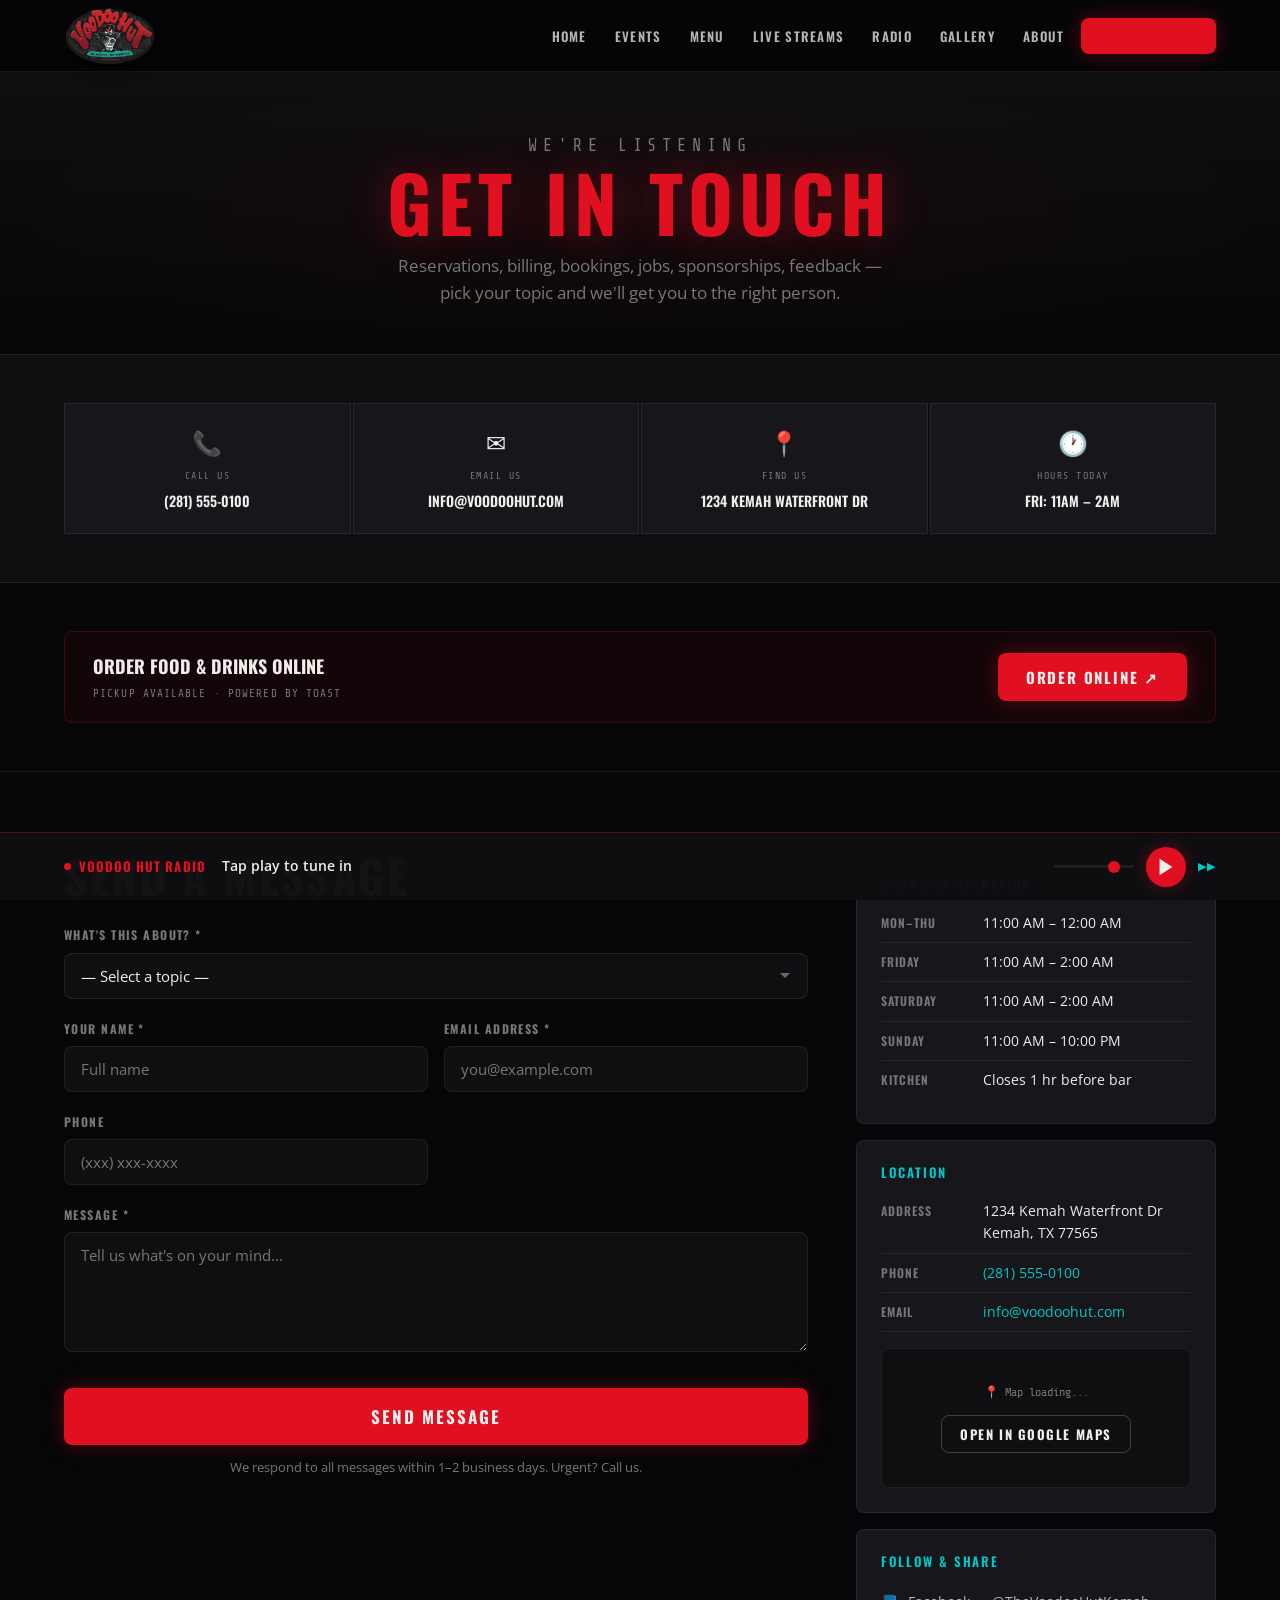
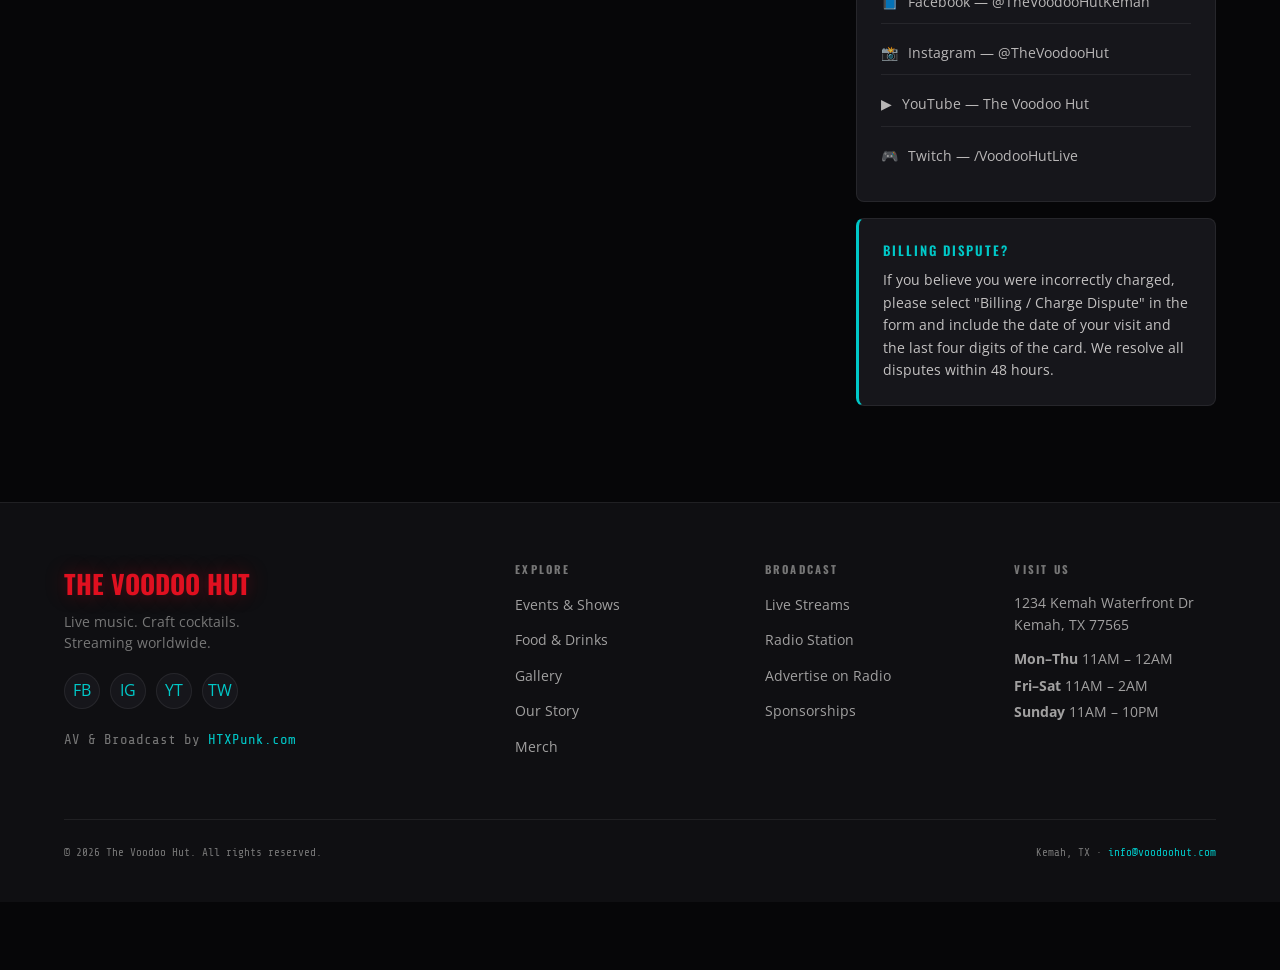
<file: website/contact.html>
<!DOCTYPE html>
<html lang="en">
<head>
  <meta charset="UTF-8" />
  <meta name="viewport" content="width=device-width, initial-scale=1.0" />
  <title>Contact — The Voodoo Hut | Hours, Location &amp; Reservations | Kemah, TX</title>
  <meta name="description" content="Contact The Voodoo Hut. Make a reservation, report a billing issue, book an act, inquire about sponsorships, apply for a job, or just say hello." />
  <meta property="og:title" content="Contact — The Voodoo Hut" />
  <meta property="og:type" content="website" />
  <link rel="preconnect" href="https://fonts.googleapis.com" />
  <link rel="preconnect" href="https://fonts.gstatic.com" crossorigin />
  <link href="https://fonts.googleapis.com/css2?family=Oswald:wght@400;500;600;700&family=Open+Sans:wght@400;500;600&family=Share+Tech+Mono&display=swap" rel="stylesheet" />
  <link rel="stylesheet" href="assets/css/style.css" />
</head>
<body>

  <nav id="main-nav" class="main-nav" aria-label="Main navigation">
    <div class="nav-inner container">
      <a href="index.html" class="nav-logo-wrap" aria-label="The VooDoo Hut — Home"><img src="assets/images/logo.png" alt="VooDoo Hut" class="logo-img" /></a>
      <ul class="nav-links" role="list">
        <li><a href="index.html"   class="nav-link">Home</a></li>
        <li><a href="events.html"  class="nav-link">Events</a></li>
        <li><a href="menu.html"    class="nav-link">Menu</a></li>
        <li><a href="live.html"    class="nav-link">Live Streams</a></li>
        <li><a href="radio.html"   class="nav-link">Radio</a></li>
        <li><a href="gallery.html" class="nav-link">Gallery</a></li>
        <li><a href="about.html"   class="nav-link">About</a></li>
        <li><a href="contact.html" class="nav-link btn btn-primary btn-sm">Reserve a Table</a></li>
      </ul>
      <button id="hamburger" class="hamburger" aria-label="Open menu" aria-expanded="false">&#9776;</button>
    </div>
  </nav>
  <div id="mobile-menu" class="mobile-menu">
    <ul role="list">
      <li><a href="index.html"   class="mobile-nav-link">Home</a></li>
      <li><a href="events.html"  class="mobile-nav-link">Events</a></li>
      <li><a href="menu.html"    class="mobile-nav-link">Menu</a></li>
      <li><a href="live.html"    class="mobile-nav-link">Live Streams</a></li>
      <li><a href="radio.html"   class="mobile-nav-link">Radio</a></li>
      <li><a href="gallery.html" class="mobile-nav-link">Gallery</a></li>
      <li><a href="about.html"   class="mobile-nav-link">About</a></li>
      <li><a href="contact.html" class="mobile-nav-link">Contact</a></li>
    </ul>
  </div>

  <header class="page-header">
    <div class="container">
      <p class="section-eyebrow">We're listening</p>
      <h1 class="page-header-title">Get in Touch</h1>
      <p class="page-header-sub">Reservations, billing, bookings, jobs, sponsorships, feedback — pick your topic and we'll get you to the right person.</p>
    </div>
  </header>

  <!-- QUICK CONTACT CARDS -->
  <section class="section-sm" style="background:var(--dark);border-bottom:1px solid var(--border);">
    <div class="container">
      <div class="contact-quick-grid">
        <a href="tel:+12815550100" class="contact-quick-card">
          <span class="contact-quick-icon" aria-hidden="true">📞</span>
          <span class="contact-quick-label">Call Us</span>
          <span class="contact-quick-value">(281) 555-0100</span>
        </a>
        <a href="mailto:info@voodoohut.com" class="contact-quick-card">
          <span class="contact-quick-icon" aria-hidden="true">✉️</span>
          <span class="contact-quick-label">Email Us</span>
          <span class="contact-quick-value">info@voodoohut.com</span>
        </a>
        <div class="contact-quick-card">
          <span class="contact-quick-icon" aria-hidden="true">📍</span>
          <span class="contact-quick-label">Find Us</span>
          <span class="contact-quick-value">1234 Kemah Waterfront Dr</span>
        </div>
        <div class="contact-quick-card">
          <span class="contact-quick-icon" aria-hidden="true">🕐</span>
          <span class="contact-quick-label">Hours Today</span>
          <span class="contact-quick-value" id="hours-today">11AM – 12AM</span>
        </div>
      </div>
    </div>
  </section>

  <!-- ONLINE ORDERING CTA -->
  <section class="section-sm" style="background:var(--black);border-bottom:1px solid var(--border);">
    <div class="container">
      <div class="order-online-bar fade-in">
        <div>
          <p class="order-title">Order Food &amp; Drinks Online</p>
          <p class="order-sub">Pickup available · Powered by Toast</p>
        </div>
        <!-- Replace href with actual Toast Online Ordering URL -->
        <a href="#" class="btn btn-primary" target="_blank" rel="noopener" id="toast-order-btn">Order Online ↗</a>
      </div>
    </div>
  </section>

  <!-- MAIN CONTENT: FORM + INFO -->
  <section class="section" aria-label="Contact form and venue info">
    <div class="container">
      <div class="contact-layout">

        <!-- LEFT: CONTACT FORM -->
        <div class="contact-form-col">
          <h2 class="section-title" style="margin-bottom:1.5rem;">Send a Message</h2>

          <form id="contact-form" novalidate>
            <div class="form-group">
              <label class="form-label" for="contact-topic">What's this about? *</label>
              <select class="form-control" id="contact-topic" name="topic" required>
                <option value="">— Select a topic —</option>
                <optgroup label="Visit &amp; Dining">
                  <option value="reservation">Table Reservation</option>
                  <option value="general">General Inquiry</option>
                  <option value="billing">Billing / Charge Dispute</option>
                  <option value="feedback">Feedback &amp; Compliments</option>
                </optgroup>
                <optgroup label="Entertainment">
                  <option value="booking">Artist / Band Booking</option>
                  <option value="recording">Purchase a Performance Recording</option>
                </optgroup>
                <optgroup label="Business &amp; Media">
                  <option value="sponsorship">Sponsorship Inquiry</option>
                  <option value="advertising">Radio Advertising</option>
                  <option value="press">Press &amp; Media</option>
                </optgroup>
                <optgroup label="Join the Team">
                  <option value="employment">Employment / Job Application</option>
                </optgroup>
              </select>
            </div>

            <div class="form-row-2">
              <div class="form-group">
                <label class="form-label" for="your-name">Your Name *</label>
                <input class="form-control" type="text" id="your-name" name="name" required placeholder="Full name" />
              </div>
              <div class="form-group">
                <label class="form-label" for="your-email">Email Address *</label>
                <input class="form-control" type="email" id="your-email" name="email" required placeholder="you@example.com" />
              </div>
            </div>

            <div class="form-row-2">
              <div class="form-group">
                <label class="form-label" for="your-phone">Phone</label>
                <input class="form-control" type="tel" id="your-phone" name="phone" placeholder="(xxx) xxx-xxxx" />
              </div>
              <!-- Reservation: party size -->
              <div class="form-group" id="party-size-field" style="display:none;">
                <label class="form-label" for="party-size">Party Size</label>
                <select class="form-control" id="party-size" name="party_size">
                  <option value="">Select size</option>
                  <option value="1-2">1–2 guests</option>
                  <option value="3-4">3–4 guests</option>
                  <option value="5-6">5–6 guests</option>
                  <option value="7-10">7–10 guests</option>
                  <option value="11+">11+ guests</option>
                </select>
              </div>
              <!-- Employment: position -->
              <div class="form-group" id="position-field" style="display:none;">
                <label class="form-label" for="position">Position Applying For</label>
                <select class="form-control" id="position" name="position">
                  <option value="">Select position</option>
                  <option value="bartender">Bartender</option>
                  <option value="server">Server</option>
                  <option value="host">Host / Hostess</option>
                  <option value="kitchen">Kitchen Staff</option>
                  <option value="security">Security</option>
                  <option value="sound">Sound / AV Tech</option>
                  <option value="management">Management</option>
                  <option value="other">Other</option>
                </select>
              </div>
            </div>

            <!-- Reservation date/time (shown for reservations) -->
            <div class="form-row-2" id="reservation-datetime" style="display:none;">
              <div class="form-group">
                <label class="form-label" for="res-date">Preferred Date</label>
                <input class="form-control" type="date" id="res-date" name="date" />
              </div>
              <div class="form-group">
                <label class="form-label" for="res-time">Preferred Time</label>
                <select class="form-control" id="res-time" name="time">
                  <option value="">Select time</option>
                  <option value="11:00">11:00 AM</option>
                  <option value="12:00">12:00 PM</option>
                  <option value="13:00">1:00 PM</option>
                  <option value="14:00">2:00 PM</option>
                  <option value="15:00">3:00 PM</option>
                  <option value="17:00">5:00 PM</option>
                  <option value="18:00">6:00 PM</option>
                  <option value="19:00">7:00 PM</option>
                  <option value="20:00">8:00 PM</option>
                  <option value="21:00">9:00 PM</option>
                  <option value="22:00">10:00 PM</option>
                </select>
              </div>
            </div>

            <div class="form-group">
              <label class="form-label" for="contact-message">Message *</label>
              <textarea class="form-control" id="contact-message" name="message" required
                placeholder="Tell us what's on your mind..."></textarea>
            </div>

            <!-- Employment: resume upload -->
            <div class="form-group" id="resume-field" style="display:none;">
              <label class="form-label" for="resume">Resume / CV (optional)</label>
              <input class="form-control" type="file" id="resume" name="resume" accept=".pdf,.doc,.docx" />
              <p style="font-size:12px;color:var(--muted);margin-top:6px;">PDF, DOC, or DOCX. Max 5MB.</p>
            </div>

            <button type="submit" class="btn btn-primary btn-lg" style="width:100%;justify-content:center;margin-top:.5rem;">Send Message</button>
            <p style="font-size:13px;color:var(--muted);text-align:center;margin-top:.75rem;">We respond to all messages within 1–2 business days. Urgent? Call us.</p>
          </form>
        </div>

        <!-- RIGHT: INFO -->
        <div class="contact-info-col">

          <div class="info-box">
            <h4>Hours of Operation</h4>
            <div class="info-row">
              <span class="info-label">Mon–Thu</span>
              <span>11:00 AM – 12:00 AM</span>
            </div>
            <div class="info-row">
              <span class="info-label">Friday</span>
              <span>11:00 AM – 2:00 AM</span>
            </div>
            <div class="info-row">
              <span class="info-label">Saturday</span>
              <span>11:00 AM – 2:00 AM</span>
            </div>
            <div class="info-row">
              <span class="info-label">Sunday</span>
              <span>11:00 AM – 10:00 PM</span>
            </div>
            <div class="info-row">
              <span class="info-label">Kitchen</span>
              <span>Closes 1 hr before bar</span>
            </div>
          </div>

          <div class="info-box">
            <h4>Location</h4>
            <div class="info-row">
              <span class="info-label">Address</span>
              <span>1234 Kemah Waterfront Dr<br>Kemah, TX 77565</span>
            </div>
            <div class="info-row">
              <span class="info-label">Phone</span>
              <span><a href="tel:+12815550100">(281) 555-0100</a></span>
            </div>
            <div class="info-row">
              <span class="info-label">Email</span>
              <span><a href="mailto:info@voodoohut.com">info@voodoohut.com</a></span>
            </div>
            <div class="map-embed" style="margin-top:16px;">
              <!-- Replace with Google Maps embed when address is confirmed -->
              <div class="map-placeholder">
                <span>📍 Map loading...</span>
                <a href="https://maps.google.com/?q=Kemah+Waterfront+TX" target="_blank" rel="noopener" class="btn btn-outline btn-sm" style="margin-top:.75rem;">Open in Google Maps</a>
              </div>
            </div>
          </div>

          <div class="info-box">
            <h4>Follow &amp; Share</h4>
            <div class="social-stack">
              <a href="#" class="social-row" target="_blank" rel="noopener">
                <span>📘</span> Facebook — @TheVoodooHutKemah
              </a>
              <a href="#" class="social-row" target="_blank" rel="noopener">
                <span>📸</span> Instagram — @TheVoodooHut
              </a>
              <a href="#" class="social-row" target="_blank" rel="noopener">
                <span>▶</span> YouTube — The Voodoo Hut
              </a>
              <a href="#" class="social-row" target="_blank" rel="noopener">
                <span>🎮</span> Twitch — /VoodooHutLive
              </a>
            </div>
          </div>

          <div class="info-box" style="border-left:3px solid var(--cyan);">
            <h4 style="color:var(--cyan);">Billing Dispute?</h4>
            <p style="font-size:14px;color:rgba(240,238,236,0.8);margin:0;">If you believe you were incorrectly charged, please select "Billing / Charge Dispute" in the form and include the date of your visit and the last four digits of the card. We resolve all disputes within 48 hours.</p>
          </div>

        </div>
      </div>
    </div>
  </section>

  <footer class="footer" role="contentinfo">
    <div class="container">
      <div class="footer-grid">
        <div class="footer-brand">
          <div class="footer-logo">THE <span>VOODOO</span> HUT</div>
          <p class="footer-tagline">Live music. Craft cocktails.<br>Streaming worldwide.</p>
          <div class="footer-social">
            <a href="#" class="social-link" aria-label="Facebook">FB</a>
            <a href="#" class="social-link" aria-label="Instagram">IG</a>
            <a href="#" class="social-link" aria-label="YouTube">YT</a>
            <a href="#" class="social-link" aria-label="Twitch">TW</a>
          </div>
          <p class="footer-credit">AV &amp; Broadcast by <a href="https://htxpunk.com" target="_blank" rel="noopener">HTXPunk.com</a></p>
        </div>
        <div class="footer-col">
          <h4 class="footer-heading">Explore</h4>
          <ul class="footer-links" role="list">
            <li><a href="events.html">Events &amp; Shows</a></li>
            <li><a href="menu.html">Food &amp; Drinks</a></li>
            <li><a href="gallery.html">Gallery</a></li>
            <li><a href="about.html">Our Story</a></li>
            <li><a href="merch.html">Merch</a></li>
          </ul>
        </div>
        <div class="footer-col">
          <h4 class="footer-heading">Broadcast</h4>
          <ul class="footer-links" role="list">
            <li><a href="live.html">Live Streams</a></li>
            <li><a href="radio.html">Radio Station</a></li>
            <li><a href="contact.html?topic=advertising">Advertise on Radio</a></li>
            <li><a href="contact.html?topic=sponsorship">Sponsorships</a></li>
          </ul>
        </div>
        <div class="footer-col">
          <h4 class="footer-heading">Visit Us</h4>
          <address class="footer-address">
            <p>1234 Kemah Waterfront Dr<br>Kemah, TX 77565</p>
          </address>
          <div class="footer-hours">
            <p><strong>Mon–Thu</strong> 11AM – 12AM</p>
            <p><strong>Fri–Sat</strong> 11AM – 2AM</p>
            <p><strong>Sunday</strong> 11AM – 10PM</p>
          </div>
        </div>
      </div>
      <div class="footer-bottom">
        <p>&copy; 2026 The Voodoo Hut. All rights reserved.</p>
        <p>Kemah, TX · <a href="mailto:info@voodoohut.com">info@voodoohut.com</a></p>
      </div>
    </div>
  </footer>

  <div id="radio-player" class="radio-player" role="region" aria-label="Radio player">
    <div class="radio-player-inner">
      <div class="radio-player-brand">
        <span class="live-dot" aria-hidden="true"></span>
        <span class="radio-player-name">Voodoo Hut Radio</span>
      </div>
      <div class="radio-player-track">
        <span id="now-playing">Tap play to tune in</span>
      </div>
      <div class="radio-player-controls">
        <input id="radio-volume" type="range" min="0" max="1" step="0.05" value="0.8" class="radio-volume" aria-label="Volume" />
        <button id="radio-play" class="radio-play-btn" aria-label="Play radio">
          <svg viewBox="0 0 24 24" width="22" height="22" fill="currentColor"><polygon points="5,3 19,12 5,21"/></svg>
        </button>
        <a href="radio.html" class="radio-player-link" aria-label="Go to radio page">&#9654;&#9654;</a>
      </div>
    </div>
  </div>

  <script src="assets/js/main.js"></script>
  <script>
    // Dynamic hours display
    const hoursMap = {
      0: 'Sun: 11AM – 10PM',
      1: 'Mon: 11AM – 12AM',
      2: 'Tue: 11AM – 12AM',
      3: 'Wed: 11AM – 12AM',
      4: 'Thu: 11AM – 12AM',
      5: 'Fri: 11AM – 2AM',
      6: 'Sat: 11AM – 2AM',
    };
    const el = document.getElementById('hours-today');
    if (el) el.textContent = hoursMap[new Date().getDay()];

    // Pre-fill topic from URL ?topic=
    const params = new URLSearchParams(window.location.search);
    const topicParam = params.get('topic');
    const topicSelect = document.getElementById('contact-topic');
    if (topicParam && topicSelect) {
      topicSelect.value = topicParam;
      topicSelect.dispatchEvent(new Event('change'));
    }

    // Topic-dependent field toggles
    const placeholders = {
      general:    'Tell us what\'s on your mind...',
      reservation:'Date, time, party size, any special requests or seating preferences?',
      billing:    'Please include: date of visit, amount in question, last four digits of card used.',
      booking:    'Tell us about your act — genre, social links, set length, availability...',
      recording:  'Tell us when you performed (date, stage) and the format you\'d like (audio/video).',
      sponsorship:'What kind of partnership are you envisioning? Tell us about your brand.',
      advertising:'Tell us about your business, target audience, and preferred ad format/duration.',
      press:      'Publication name, story angle, and your deadline.',
      feedback:   'We read every message. What can we do better — or what did we do right?',
      employment: 'Tell us about yourself, your experience in hospitality or entertainment, and why The Voodoo Hut.',
    };

    topicSelect?.addEventListener('change', () => {
      const v = topicSelect.value;
      const msg = document.getElementById('contact-message');
      if (msg && placeholders[v]) msg.placeholder = placeholders[v];

      // Show/hide contextual fields
      document.getElementById('party-size-field').style.display     = v === 'reservation' ? '' : 'none';
      document.getElementById('reservation-datetime').style.display = v === 'reservation' ? '' : 'none';
      document.getElementById('position-field').style.display       = v === 'employment'  ? '' : 'none';
      document.getElementById('resume-field').style.display         = v === 'employment'  ? '' : 'none';
    });

    // Form submission
    document.getElementById('contact-form')?.addEventListener('submit', e => {
      e.preventDefault();
      const topic = topicSelect?.value || 'general';
      const responses = {
        reservation:  'Reservation request received! We\'ll confirm availability within a few hours.',
        billing:      'Billing dispute submitted. Our manager will review and respond within 48 hours.',
        employment:   'Application received! If your background matches what we\'re looking for, we\'ll be in touch.',
        booking:      'Booking inquiry submitted! We review every act and will respond within 3–5 business days.',
        recording:    'Recording inquiry received! We\'ll look up your set and get back to you with options.',
        default:      'Message sent! We\'ll get back to you within 1–2 business days.',
      };
      alert(responses[topic] || responses.default);
      e.target.reset();
      document.getElementById('party-size-field').style.display     = 'none';
      document.getElementById('reservation-datetime').style.display = 'none';
      document.getElementById('position-field').style.display       = 'none';
      document.getElementById('resume-field').style.display         = 'none';
    });
  </script>
  <script src="assets/js/easter-eggs.js"></script>
</body>
</html>
</file>
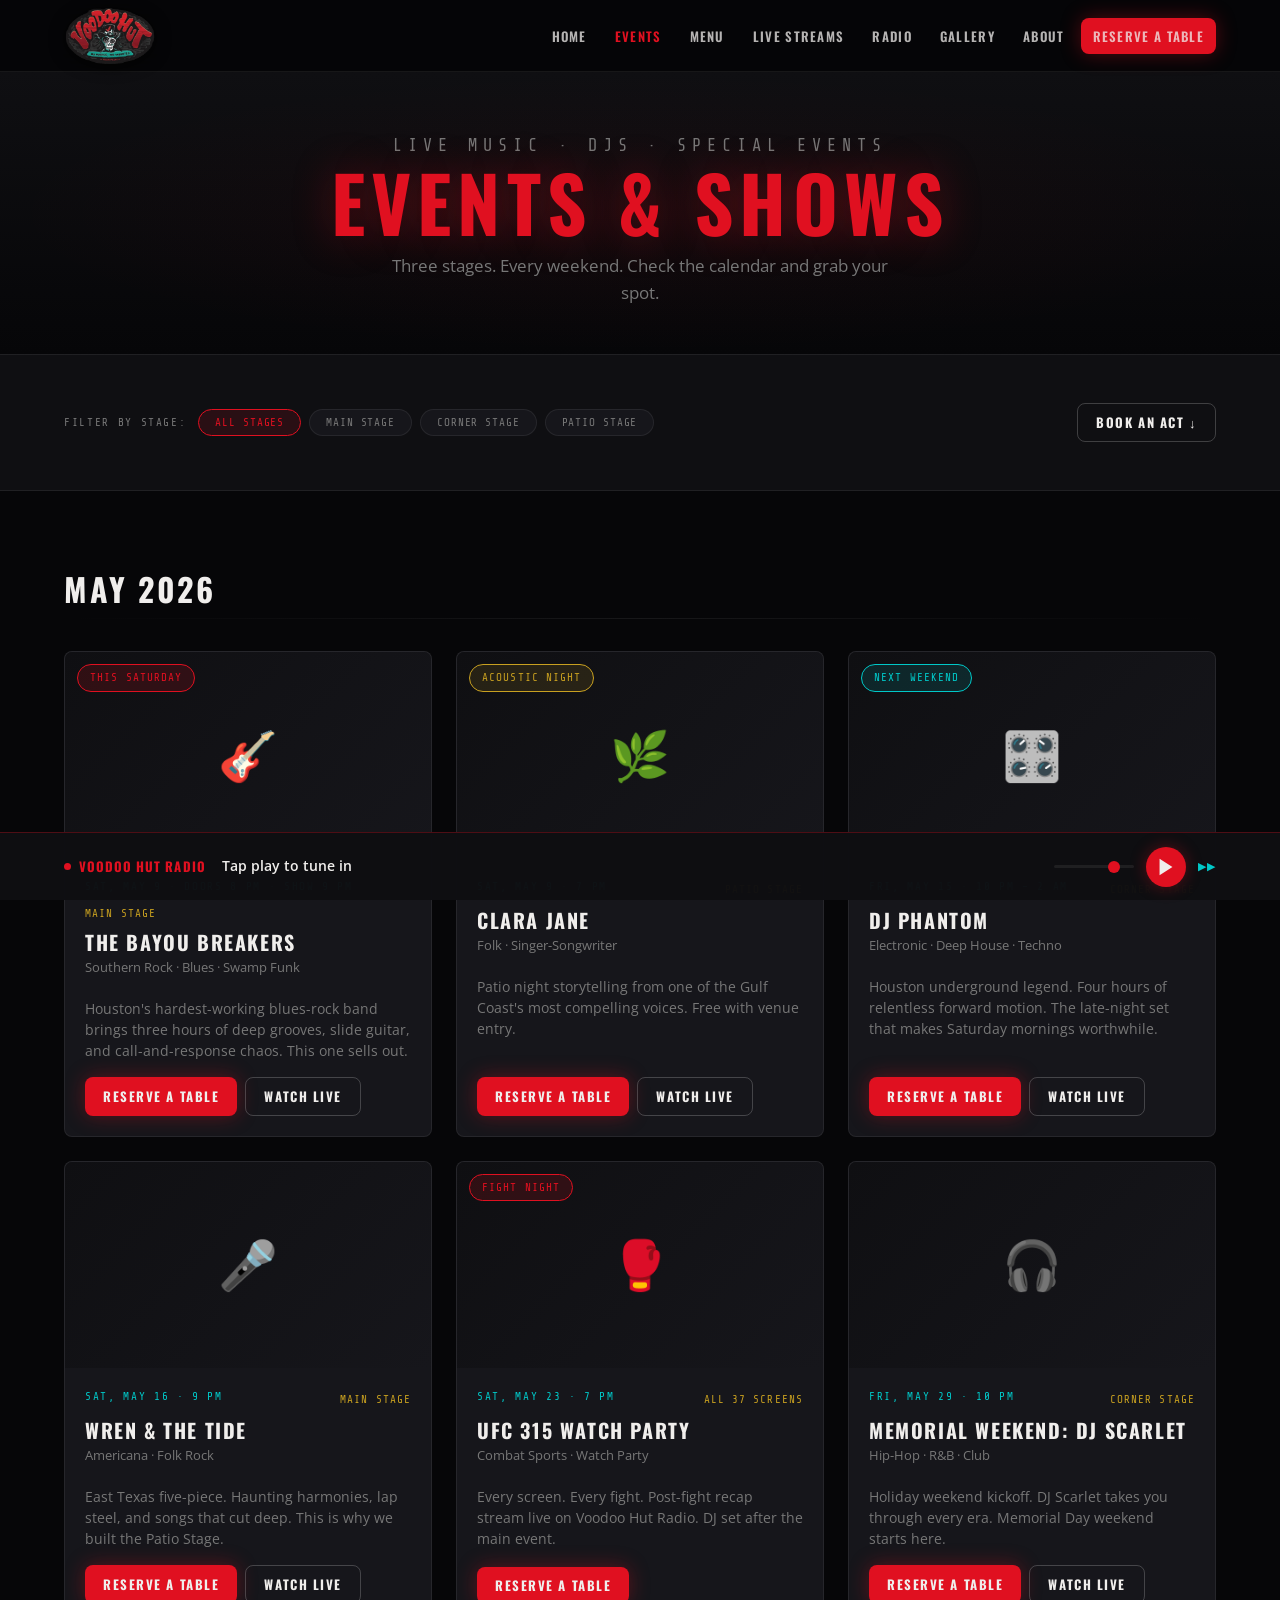
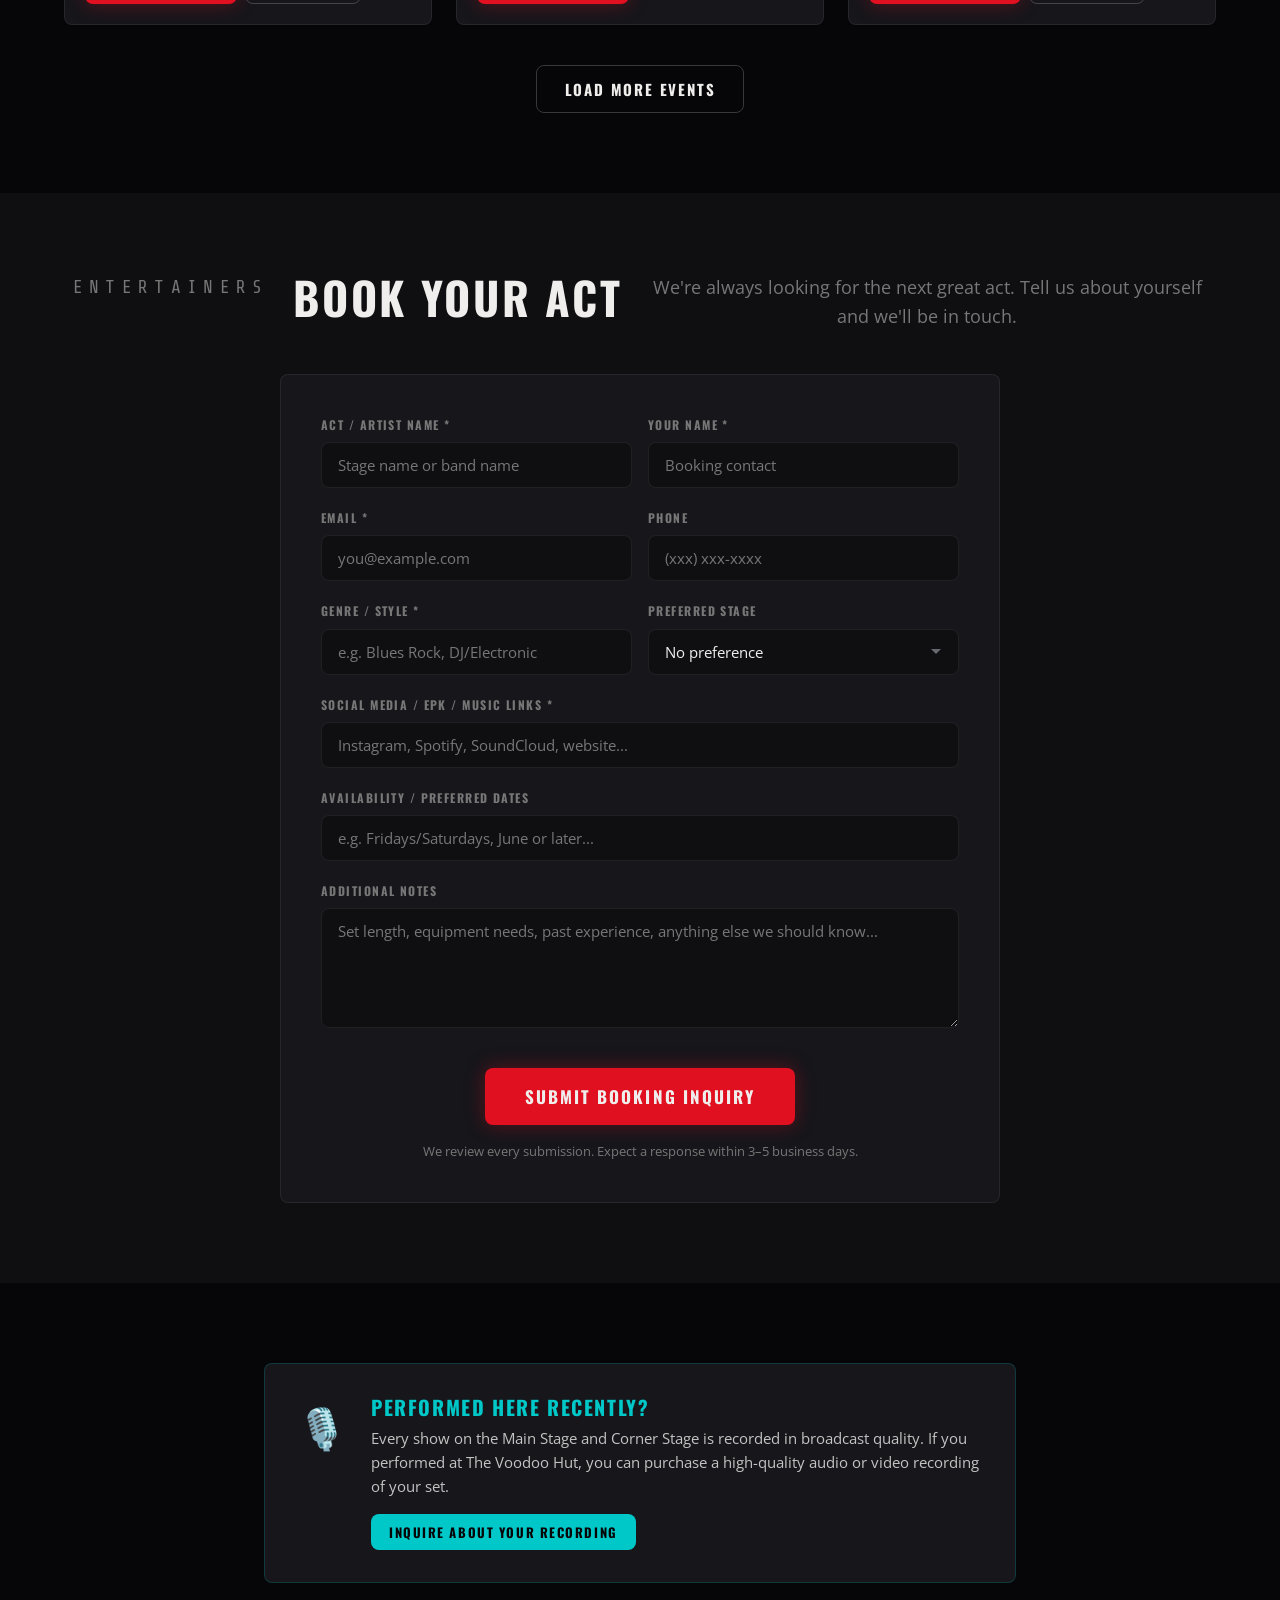
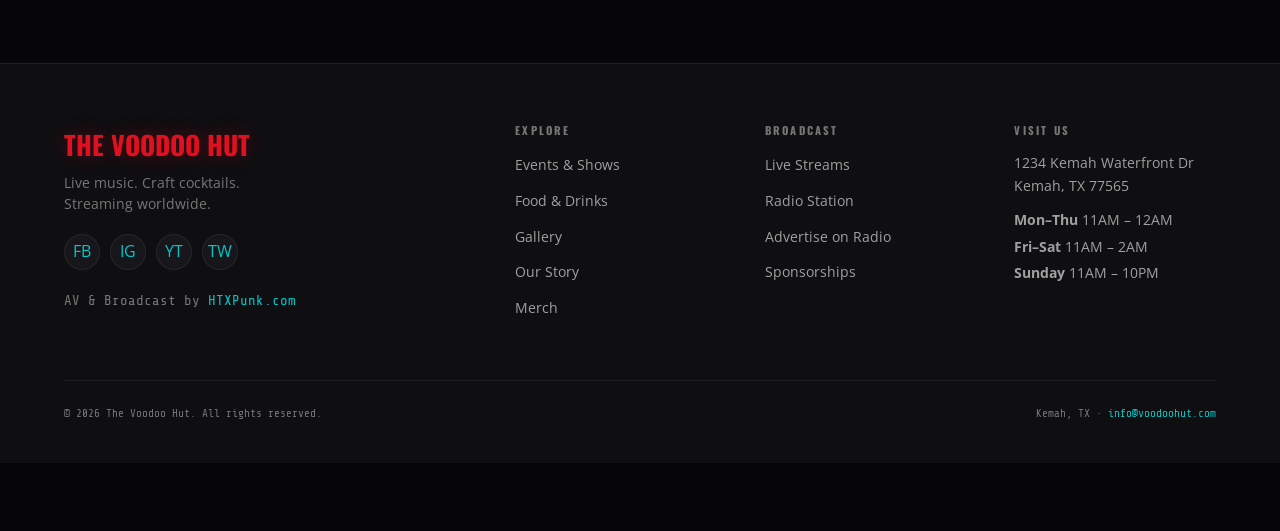
<file: website/events.html>
<!DOCTYPE html>
<html lang="en">
<head>
  <meta charset="UTF-8" />
  <meta name="viewport" content="width=device-width, initial-scale=1.0" />
  <title>Events &amp; Shows — The Voodoo Hut | Kemah, TX</title>
  <meta name="description" content="Upcoming live music, DJs, and events at The Voodoo Hut in Kemah, TX. Three stages every weekend. Get tickets, view the full calendar, and book your table." />
  <meta property="og:title" content="Events — The Voodoo Hut" />
  <meta property="og:type" content="website" />
  <link rel="preconnect" href="https://fonts.googleapis.com" />
  <link rel="preconnect" href="https://fonts.gstatic.com" crossorigin />
  <link href="https://fonts.googleapis.com/css2?family=Oswald:wght@400;500;600;700&family=Open+Sans:wght@400;500;600&family=Share+Tech+Mono&display=swap" rel="stylesheet" />
  <link rel="stylesheet" href="assets/css/style.css" />
</head>
<body>

  <nav id="main-nav" class="main-nav" aria-label="Main navigation">
    <div class="nav-inner container">
      <a href="index.html" class="nav-logo-wrap" aria-label="The VooDoo Hut — Home"><img src="assets/images/logo.png" alt="VooDoo Hut" class="logo-img" /></a>
      <ul class="nav-links" role="list">
        <li><a href="index.html"   class="nav-link">Home</a></li>
        <li><a href="events.html"  class="nav-link">Events</a></li>
        <li><a href="menu.html"    class="nav-link">Menu</a></li>
        <li><a href="live.html"    class="nav-link">Live Streams</a></li>
        <li><a href="radio.html"   class="nav-link">Radio</a></li>
        <li><a href="gallery.html" class="nav-link">Gallery</a></li>
        <li><a href="about.html"   class="nav-link">About</a></li>
        <li><a href="contact.html" class="nav-link btn btn-primary btn-sm">Reserve a Table</a></li>
      </ul>
      <button id="hamburger" class="hamburger" aria-label="Open menu" aria-expanded="false">&#9776;</button>
    </div>
  </nav>
  <div id="mobile-menu" class="mobile-menu">
    <ul role="list">
      <li><a href="index.html"   class="mobile-nav-link">Home</a></li>
      <li><a href="events.html"  class="mobile-nav-link">Events</a></li>
      <li><a href="menu.html"    class="mobile-nav-link">Menu</a></li>
      <li><a href="live.html"    class="mobile-nav-link">Live Streams</a></li>
      <li><a href="radio.html"   class="mobile-nav-link">Radio</a></li>
      <li><a href="gallery.html" class="mobile-nav-link">Gallery</a></li>
      <li><a href="about.html"   class="mobile-nav-link">About</a></li>
      <li><a href="contact.html" class="mobile-nav-link">Contact</a></li>
    </ul>
  </div>

  <header class="page-header">
    <div class="container">
      <p class="section-eyebrow">Live Music · DJs · Special Events</p>
      <h1 class="page-header-title">Events &amp; Shows</h1>
      <p class="page-header-sub">Three stages. Every weekend. Check the calendar and grab your spot.</p>
    </div>
  </header>

  <!-- FILTER BAR -->
  <section class="section-sm" style="background:var(--dark);border-bottom:1px solid var(--border);">
    <div class="container">
      <div class="filter-bar">
        <div class="filter-group">
          <span class="filter-label">Filter by Stage:</span>
          <div class="filter-pills">
            <button class="filter-pill active" data-filter="all">All Stages</button>
            <button class="filter-pill" data-filter="main">Main Stage</button>
            <button class="filter-pill" data-filter="corner">Corner Stage</button>
            <button class="filter-pill" data-filter="patio">Patio Stage</button>
          </div>
        </div>
        <a href="#booking-form" class="btn btn-outline btn-sm">Book an Act &darr;</a>
      </div>
    </div>
  </section>

  <!-- EVENTS LIST -->
  <section class="section" aria-label="Upcoming events">
    <div class="container">

      <!-- Month header -->
      <div class="month-header fade-in">
        <h2 class="month-title">May 2026</h2>
        <div class="divider" style="margin:12px 0 32px;"></div>
      </div>

      <div class="events-grid">

        <article class="event-card fade-in" data-stage="main">
          <div class="event-img-wrap">
            <div class="event-img-placeholder">🎸</div>
            <span class="badge badge-red" style="position:absolute;top:12px;left:12px;">This Saturday</span>
          </div>
          <div class="event-info">
            <div class="event-meta">
              <span class="event-date">Sat, May 9 · Doors 8 PM · Show 9 PM</span>
              <span class="event-stage">Main Stage</span>
            </div>
            <h3 class="event-title">The Bayou Breakers</h3>
            <p class="event-genre">Southern Rock · Blues · Swamp Funk</p>
            <p class="event-desc">Houston's hardest-working blues-rock band brings three hours of deep grooves, slide guitar, and call-and-response chaos. This one sells out.</p>
            <div class="event-actions">
              <a href="contact.html?topic=reservation" class="btn btn-primary btn-sm">Reserve a Table</a>
              <a href="live.html#main-stage" class="btn btn-outline btn-sm">Watch Live</a>
            </div>
          </div>
        </article>

        <article class="event-card fade-in" data-stage="patio">
          <div class="event-img-wrap">
            <div class="event-img-placeholder">🌿</div>
            <span class="badge badge-gold" style="position:absolute;top:12px;left:12px;">Acoustic Night</span>
          </div>
          <div class="event-info">
            <div class="event-meta">
              <span class="event-date">Sat, May 9 · 7 PM</span>
              <span class="event-stage">Patio Stage</span>
            </div>
            <h3 class="event-title">Clara Jane</h3>
            <p class="event-genre">Folk · Singer-Songwriter</p>
            <p class="event-desc">Patio night storytelling from one of the Gulf Coast's most compelling voices. Free with venue entry.</p>
            <div class="event-actions">
              <a href="contact.html?topic=reservation" class="btn btn-primary btn-sm">Reserve a Table</a>
              <a href="live.html#patio-stage" class="btn btn-outline btn-sm">Watch Live</a>
            </div>
          </div>
        </article>

        <article class="event-card fade-in" data-stage="corner">
          <div class="event-img-wrap">
            <div class="event-img-placeholder">🎛️</div>
            <span class="badge badge-cyan" style="position:absolute;top:12px;left:12px;">Next Weekend</span>
          </div>
          <div class="event-info">
            <div class="event-meta">
              <span class="event-date">Fri, May 15 · 10 PM – 2 AM</span>
              <span class="event-stage">Corner Stage</span>
            </div>
            <h3 class="event-title">DJ Phantom</h3>
            <p class="event-genre">Electronic · Deep House · Techno</p>
            <p class="event-desc">Houston underground legend. Four hours of relentless forward motion. The late-night set that makes Saturday mornings worthwhile.</p>
            <div class="event-actions">
              <a href="contact.html?topic=reservation" class="btn btn-primary btn-sm">Reserve a Table</a>
              <a href="live.html#corner-stage" class="btn btn-outline btn-sm">Watch Live</a>
            </div>
          </div>
        </article>

        <article class="event-card fade-in" data-stage="main">
          <div class="event-img-wrap">
            <div class="event-img-placeholder">🎤</div>
          </div>
          <div class="event-info">
            <div class="event-meta">
              <span class="event-date">Sat, May 16 · 9 PM</span>
              <span class="event-stage">Main Stage</span>
            </div>
            <h3 class="event-title">Wren &amp; the Tide</h3>
            <p class="event-genre">Americana · Folk Rock</p>
            <p class="event-desc">East Texas five-piece. Haunting harmonies, lap steel, and songs that cut deep. This is why we built the Patio Stage.</p>
            <div class="event-actions">
              <a href="contact.html?topic=reservation" class="btn btn-primary btn-sm">Reserve a Table</a>
              <a href="live.html#main-stage" class="btn btn-outline btn-sm">Watch Live</a>
            </div>
          </div>
        </article>

        <article class="event-card fade-in" data-stage="main">
          <div class="event-img-wrap">
            <div class="event-img-placeholder">🥊</div>
            <span class="badge badge-red" style="position:absolute;top:12px;left:12px;">Fight Night</span>
          </div>
          <div class="event-info">
            <div class="event-meta">
              <span class="event-date">Sat, May 23 · 7 PM</span>
              <span class="event-stage">All 37 Screens</span>
            </div>
            <h3 class="event-title">UFC 315 Watch Party</h3>
            <p class="event-genre">Combat Sports · Watch Party</p>
            <p class="event-desc">Every screen. Every fight. Post-fight recap stream live on Voodoo Hut Radio. DJ set after the main event.</p>
            <div class="event-actions">
              <a href="contact.html?topic=reservation" class="btn btn-primary btn-sm">Reserve a Table</a>
            </div>
          </div>
        </article>

        <article class="event-card fade-in" data-stage="corner">
          <div class="event-img-wrap">
            <div class="event-img-placeholder">🎧</div>
          </div>
          <div class="event-info">
            <div class="event-meta">
              <span class="event-date">Fri, May 29 · 10 PM</span>
              <span class="event-stage">Corner Stage</span>
            </div>
            <h3 class="event-title">Memorial Weekend: DJ Scarlet</h3>
            <p class="event-genre">Hip-Hop · R&amp;B · Club</p>
            <p class="event-desc">Holiday weekend kickoff. DJ Scarlet takes you through every era. Memorial Day weekend starts here.</p>
            <div class="event-actions">
              <a href="contact.html?topic=reservation" class="btn btn-primary btn-sm">Reserve a Table</a>
              <a href="live.html#corner-stage" class="btn btn-outline btn-sm">Watch Live</a>
            </div>
          </div>
        </article>

      </div>

      <div style="text-align:center;margin-top:2.5rem;">
        <button id="load-more-events" class="btn btn-outline">Load More Events</button>
      </div>

    </div>
  </section>

  <!-- BOOKING FORM -->
  <section class="section section-dark" id="booking-form" aria-labelledby="booking-heading">
    <div class="container">
      <div class="section-header">
        <p class="section-eyebrow">Entertainers</p>
        <h2 class="section-title" id="booking-heading">Book Your Act</h2>
        <p style="color:var(--muted);max-width:560px;margin:0 auto;">We're always looking for the next great act. Tell us about yourself and we'll be in touch.</p>
      </div>

      <div class="form-card fade-in">
        <form id="booking-inquiry-form" novalidate>
          <div class="form-row-2">
            <div class="form-group">
              <label class="form-label" for="act-name">Act / Artist Name *</label>
              <input class="form-control" type="text" id="act-name" name="act_name" placeholder="Stage name or band name" required />
            </div>
            <div class="form-group">
              <label class="form-label" for="contact-name">Your Name *</label>
              <input class="form-control" type="text" id="contact-name" name="contact_name" placeholder="Booking contact" required />
            </div>
          </div>
          <div class="form-row-2">
            <div class="form-group">
              <label class="form-label" for="booking-email">Email *</label>
              <input class="form-control" type="email" id="booking-email" name="email" placeholder="you@example.com" required />
            </div>
            <div class="form-group">
              <label class="form-label" for="booking-phone">Phone</label>
              <input class="form-control" type="tel" id="booking-phone" name="phone" placeholder="(xxx) xxx-xxxx" />
            </div>
          </div>
          <div class="form-row-2">
            <div class="form-group">
              <label class="form-label" for="act-genre">Genre / Style *</label>
              <input class="form-control" type="text" id="act-genre" name="genre" placeholder="e.g. Blues Rock, DJ/Electronic" required />
            </div>
            <div class="form-group">
              <label class="form-label" for="preferred-stage">Preferred Stage</label>
              <select class="form-control" id="preferred-stage" name="stage">
                <option value="">No preference</option>
                <option value="main">Main Stage</option>
                <option value="corner">Corner Stage</option>
                <option value="patio">Patio Stage</option>
              </select>
            </div>
          </div>
          <div class="form-group">
            <label class="form-label" for="social-links">Social Media / EPK / Music Links *</label>
            <input class="form-control" type="text" id="social-links" name="social" placeholder="Instagram, Spotify, SoundCloud, website..." required />
          </div>
          <div class="form-group">
            <label class="form-label" for="availability">Availability / Preferred Dates</label>
            <input class="form-control" type="text" id="availability" name="availability" placeholder="e.g. Fridays/Saturdays, June or later..." />
          </div>
          <div class="form-group">
            <label class="form-label" for="booking-notes">Additional Notes</label>
            <textarea class="form-control" id="booking-notes" name="notes" placeholder="Set length, equipment needs, past experience, anything else we should know..."></textarea>
          </div>
          <div style="text-align:center;margin-top:2rem;">
            <button type="submit" class="btn btn-primary btn-lg">Submit Booking Inquiry</button>
          </div>
        </form>
        <p style="text-align:center;margin-top:1rem;font-size:13px;color:var(--muted);">We review every submission. Expect a response within 3–5 business days.</p>
      </div>
    </div>
  </section>

  <!-- RECORDING PURCHASE -->
  <section class="section" aria-labelledby="recordings-heading">
    <div class="container container-narrow">
      <div class="info-callout fade-in">
        <div class="callout-icon" aria-hidden="true">🎙️</div>
        <div class="callout-body">
          <h3 id="recordings-heading" class="callout-title">Performed Here Recently?</h3>
          <p class="callout-text">Every show on the Main Stage and Corner Stage is recorded in broadcast quality. If you performed at The Voodoo Hut, you can purchase a high-quality audio or video recording of your set.</p>
          <a href="contact.html?topic=recording" class="btn btn-cyan btn-sm">Inquire About Your Recording</a>
        </div>
      </div>
    </div>
  </section>

  <footer class="footer" role="contentinfo">
    <div class="container">
      <div class="footer-grid">
        <div class="footer-brand">
          <div class="footer-logo">THE <span>VOODOO</span> HUT</div>
          <p class="footer-tagline">Live music. Craft cocktails.<br>Streaming worldwide.</p>
          <div class="footer-social">
            <a href="#" class="social-link" aria-label="Facebook">FB</a>
            <a href="#" class="social-link" aria-label="Instagram">IG</a>
            <a href="#" class="social-link" aria-label="YouTube">YT</a>
            <a href="#" class="social-link" aria-label="Twitch">TW</a>
          </div>
          <p class="footer-credit">AV &amp; Broadcast by <a href="https://htxpunk.com" target="_blank" rel="noopener">HTXPunk.com</a></p>
        </div>
        <div class="footer-col">
          <h4 class="footer-heading">Explore</h4>
          <ul class="footer-links" role="list">
            <li><a href="events.html">Events &amp; Shows</a></li>
            <li><a href="menu.html">Food &amp; Drinks</a></li>
            <li><a href="gallery.html">Gallery</a></li>
            <li><a href="about.html">Our Story</a></li>
            <li><a href="merch.html">Merch</a></li>
          </ul>
        </div>
        <div class="footer-col">
          <h4 class="footer-heading">Broadcast</h4>
          <ul class="footer-links" role="list">
            <li><a href="live.html">Live Streams</a></li>
            <li><a href="radio.html">Radio Station</a></li>
            <li><a href="contact.html?topic=advertising">Advertise on Radio</a></li>
            <li><a href="contact.html?topic=sponsorship">Sponsorships</a></li>
          </ul>
        </div>
        <div class="footer-col">
          <h4 class="footer-heading">Visit Us</h4>
          <address class="footer-address">
            <p>1234 Kemah Waterfront Dr<br>Kemah, TX 77565</p>
          </address>
          <div class="footer-hours">
            <p><strong>Mon–Thu</strong> 11AM – 12AM</p>
            <p><strong>Fri–Sat</strong> 11AM – 2AM</p>
            <p><strong>Sunday</strong> 11AM – 10PM</p>
          </div>
        </div>
      </div>
      <div class="footer-bottom">
        <p>&copy; 2026 The Voodoo Hut. All rights reserved.</p>
        <p>Kemah, TX · <a href="mailto:info@voodoohut.com">info@voodoohut.com</a></p>
      </div>
    </div>
  </footer>

  <div id="radio-player" class="radio-player" role="region" aria-label="Radio player">
    <div class="radio-player-inner">
      <div class="radio-player-brand">
        <span class="live-dot" aria-hidden="true"></span>
        <span class="radio-player-name">Voodoo Hut Radio</span>
      </div>
      <div class="radio-player-track">
        <span id="now-playing">Tap play to tune in</span>
      </div>
      <div class="radio-player-controls">
        <input id="radio-volume" type="range" min="0" max="1" step="0.05" value="0.8" class="radio-volume" aria-label="Volume" />
        <button id="radio-play" class="radio-play-btn" aria-label="Play radio">
          <svg viewBox="0 0 24 24" width="22" height="22" fill="currentColor"><polygon points="5,3 19,12 5,21"/></svg>
        </button>
        <a href="radio.html" class="radio-player-link" aria-label="Go to radio page">&#9654;&#9654;</a>
      </div>
    </div>
  </div>

  <script src="assets/js/main.js"></script>
  <script>
    // Event filter pills
    const filterPills = document.querySelectorAll('.filter-pill');
    const eventCards  = document.querySelectorAll('.event-card[data-stage]');

    filterPills.forEach(pill => {
      pill.addEventListener('click', () => {
        filterPills.forEach(p => p.classList.remove('active'));
        pill.classList.add('active');
        const f = pill.dataset.filter;
        eventCards.forEach(card => {
          card.style.display = (f === 'all' || card.dataset.stage === f) ? '' : 'none';
        });
      });
    });

    // Booking form submit
    document.getElementById('booking-inquiry-form')?.addEventListener('submit', e => {
      e.preventDefault();
      alert('Thank you! Your booking inquiry has been submitted. We\'ll be in touch within 3–5 business days.');
      e.target.reset();
    });
  </script>
  <script src="assets/js/easter-eggs.js"></script>
</body>
</html>
</file>
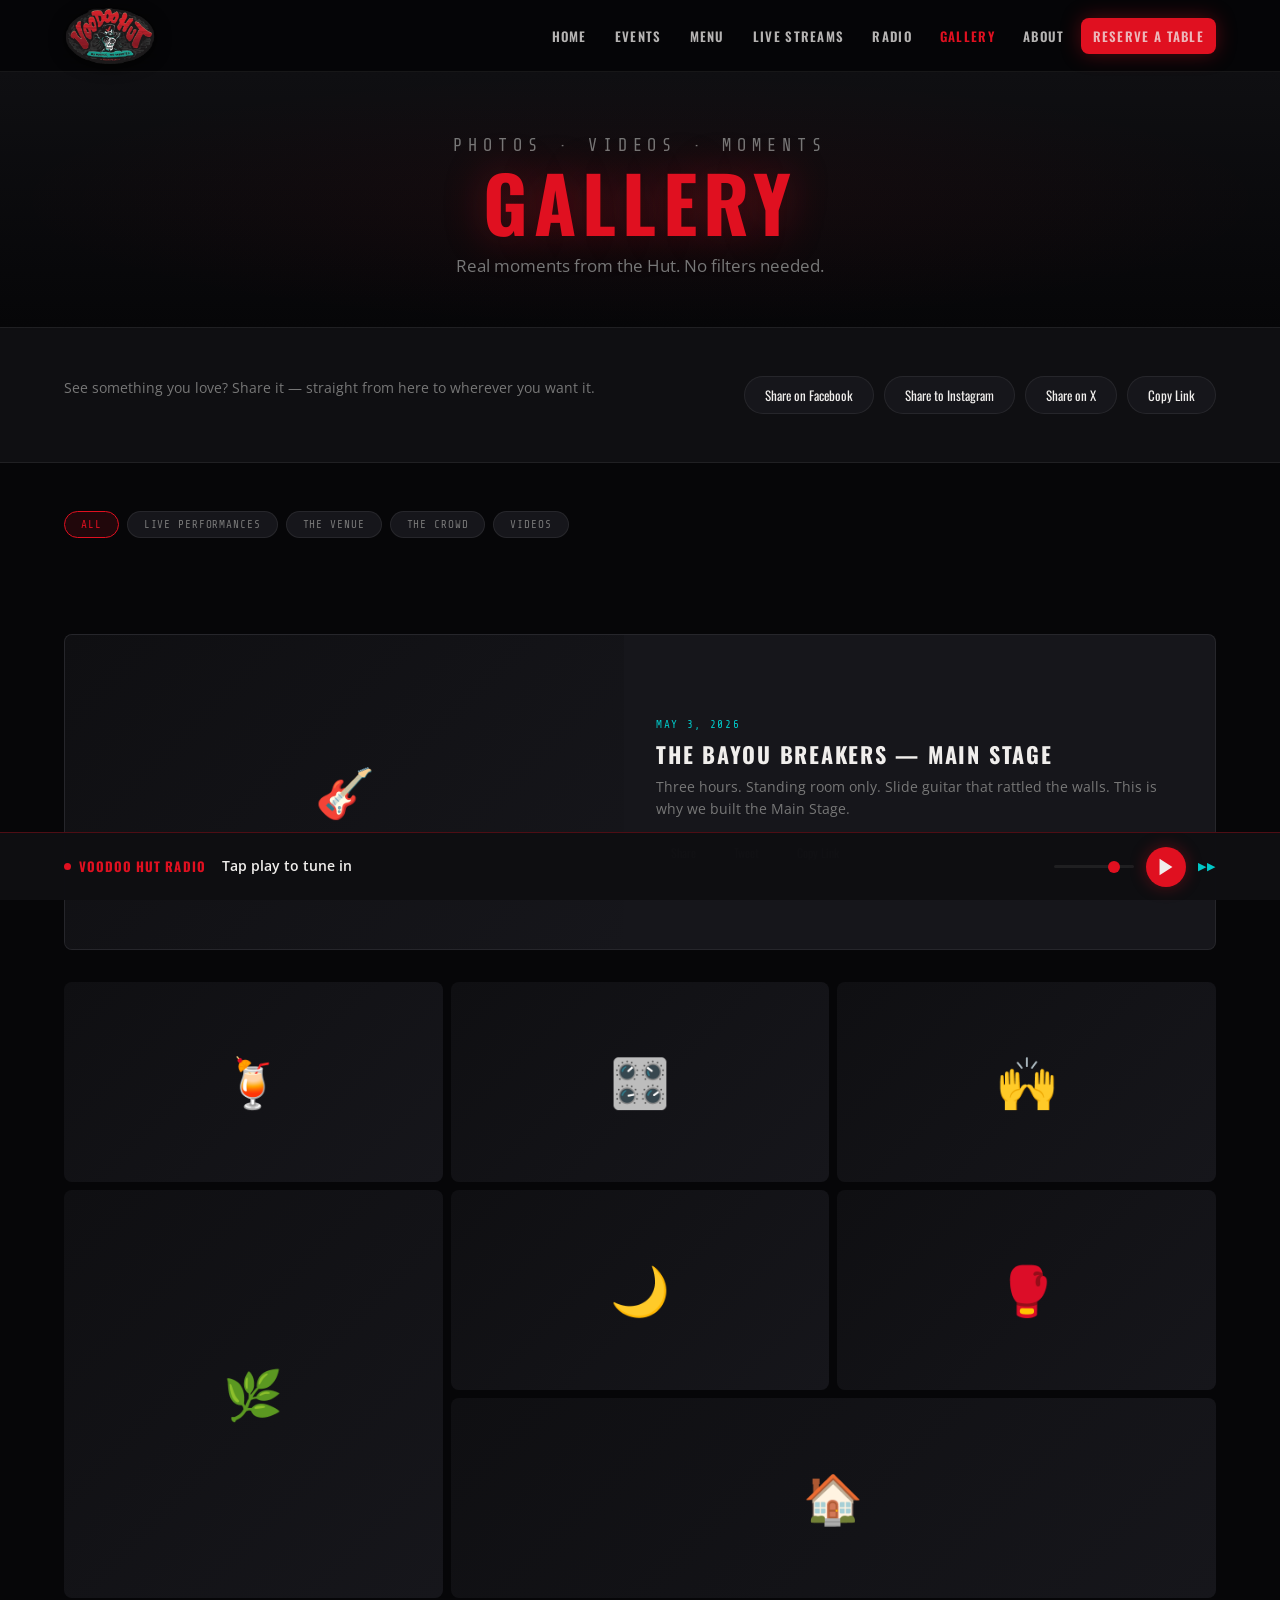
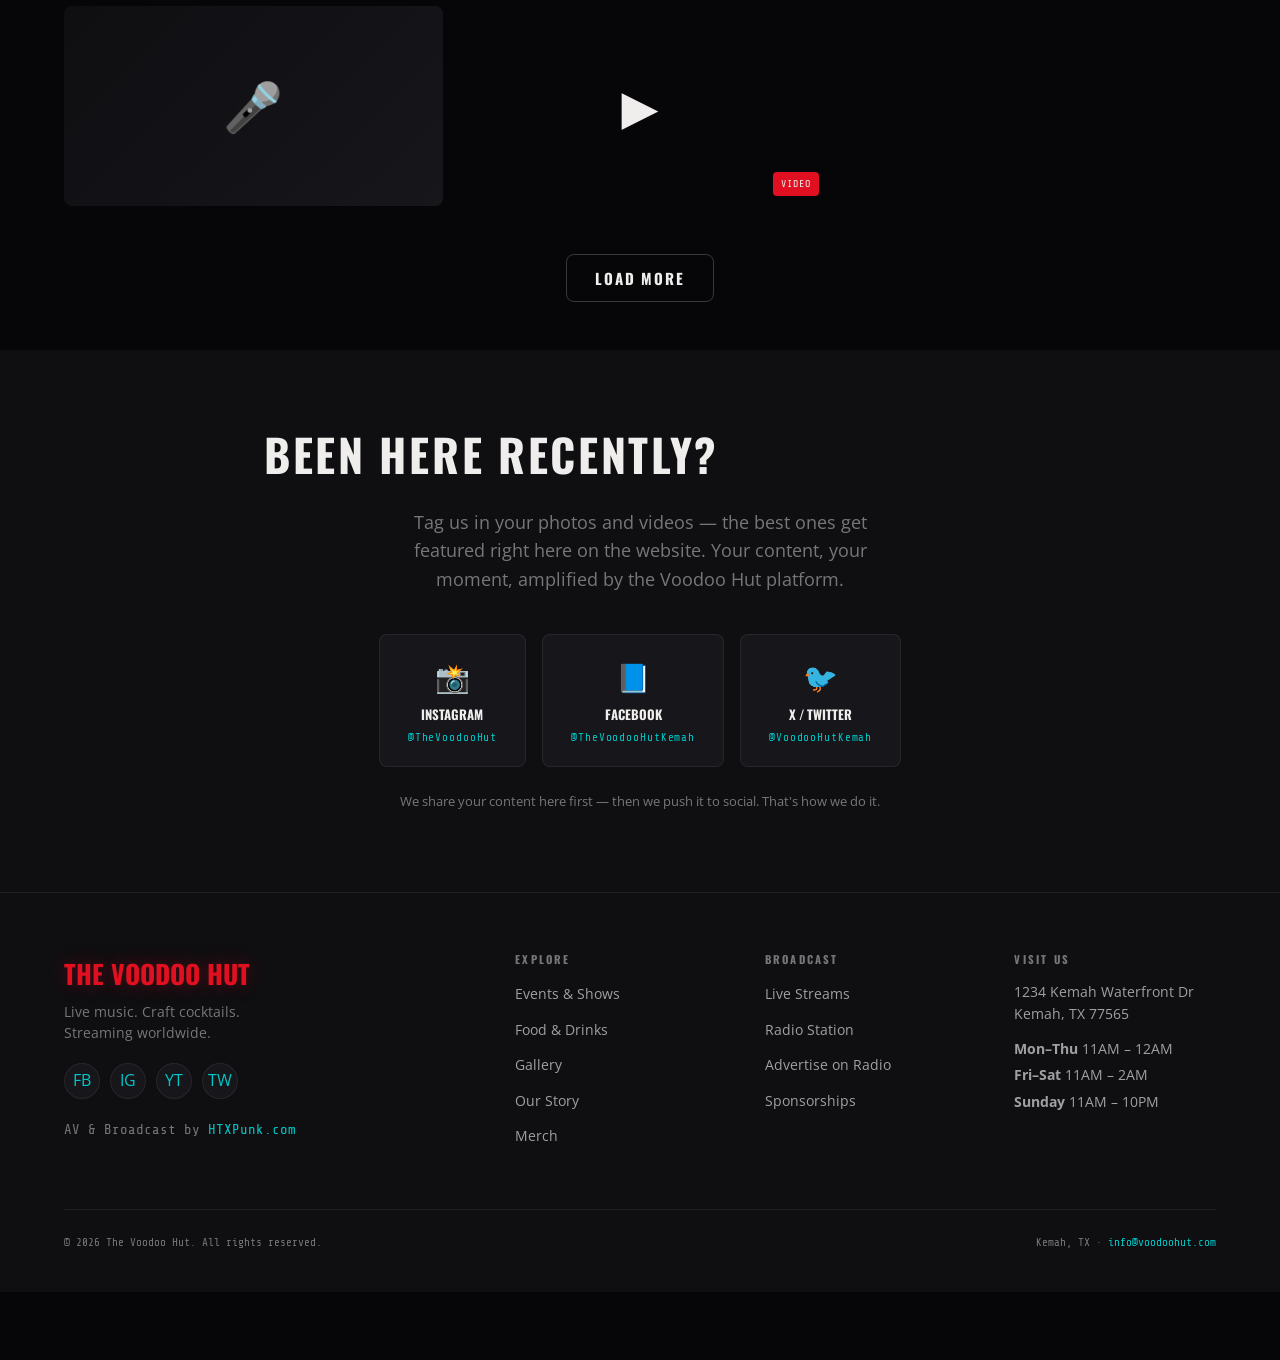
<file: website/gallery.html>
<!DOCTYPE html>
<html lang="en">
<head>
  <meta charset="UTF-8" />
  <meta name="viewport" content="width=device-width, initial-scale=1.0" />
  <title>Gallery — The Voodoo Hut | Photos &amp; Videos | Kemah, TX</title>
  <meta name="description" content="Photos and videos from The Voodoo Hut — live performances, the venue, the crowd, and the moments that make this place what it is." />
  <meta property="og:title" content="Gallery — The Voodoo Hut" />
  <meta property="og:type" content="website" />
  <link rel="preconnect" href="https://fonts.googleapis.com" />
  <link rel="preconnect" href="https://fonts.gstatic.com" crossorigin />
  <link href="https://fonts.googleapis.com/css2?family=Oswald:wght@400;500;600;700&family=Open+Sans:wght@400;500;600&family=Share+Tech+Mono&display=swap" rel="stylesheet" />
  <link rel="stylesheet" href="assets/css/style.css" />
</head>
<body>

  <nav id="main-nav" class="main-nav" aria-label="Main navigation">
    <div class="nav-inner container">
      <a href="index.html" class="nav-logo-wrap" aria-label="The VooDoo Hut — Home"><img src="assets/images/logo.png" alt="VooDoo Hut" class="logo-img" /></a>
      <ul class="nav-links" role="list">
        <li><a href="index.html"   class="nav-link">Home</a></li>
        <li><a href="events.html"  class="nav-link">Events</a></li>
        <li><a href="menu.html"    class="nav-link">Menu</a></li>
        <li><a href="live.html"    class="nav-link">Live Streams</a></li>
        <li><a href="radio.html"   class="nav-link">Radio</a></li>
        <li><a href="gallery.html" class="nav-link">Gallery</a></li>
        <li><a href="about.html"   class="nav-link">About</a></li>
        <li><a href="contact.html" class="nav-link btn btn-primary btn-sm">Reserve a Table</a></li>
      </ul>
      <button id="hamburger" class="hamburger" aria-label="Open menu" aria-expanded="false">&#9776;</button>
    </div>
  </nav>
  <div id="mobile-menu" class="mobile-menu">
    <ul role="list">
      <li><a href="index.html"   class="mobile-nav-link">Home</a></li>
      <li><a href="events.html"  class="mobile-nav-link">Events</a></li>
      <li><a href="menu.html"    class="mobile-nav-link">Menu</a></li>
      <li><a href="live.html"    class="mobile-nav-link">Live Streams</a></li>
      <li><a href="radio.html"   class="mobile-nav-link">Radio</a></li>
      <li><a href="gallery.html" class="mobile-nav-link">Gallery</a></li>
      <li><a href="about.html"   class="mobile-nav-link">About</a></li>
      <li><a href="contact.html" class="mobile-nav-link">Contact</a></li>
    </ul>
  </div>

  <header class="page-header">
    <div class="container">
      <p class="section-eyebrow">Photos · Videos · Moments</p>
      <h1 class="page-header-title">Gallery</h1>
      <p class="page-header-sub">Real moments from the Hut. No filters needed.</p>
    </div>
  </header>

  <!-- CONTENT STRATEGY BANNER -->
  <section class="section-sm" style="background:var(--dark);border-bottom:1px solid var(--border);">
    <div class="container">
      <div class="gallery-share-bar">
        <p class="share-bar-text">See something you love? Share it — straight from here to wherever you want it.</p>
        <div class="share-buttons">
          <button class="share-btn" onclick="shareGallery('facebook')">Share on Facebook</button>
          <button class="share-btn" onclick="shareGallery('instagram')">Share to Instagram</button>
          <button class="share-btn" onclick="shareGallery('twitter')">Share on X</button>
          <button class="share-btn" onclick="shareGallery('copy')">Copy Link</button>
        </div>
      </div>
    </div>
  </section>

  <!-- FILTER -->
  <section class="section-sm" aria-label="Gallery filter">
    <div class="container">
      <div class="filter-bar">
        <div class="filter-pills">
          <button class="filter-pill active" data-gallery-filter="all">All</button>
          <button class="filter-pill" data-gallery-filter="live">Live Performances</button>
          <button class="filter-pill" data-gallery-filter="venue">The Venue</button>
          <button class="filter-pill" data-gallery-filter="crowd">The Crowd</button>
          <button class="filter-pill" data-gallery-filter="video">Videos</button>
        </div>
      </div>
    </div>
  </section>

  <!-- PHOTO GRID -->
  <section class="section-sm" aria-label="Photo gallery">
    <div class="container">

      <!-- Featured post (content-first approach) -->
      <div class="gallery-featured fade-in" data-gallery-cat="live">
        <div class="gallery-featured-img" aria-label="The Bayou Breakers Main Stage performance">
          <span class="gallery-placeholder-icon" aria-hidden="true">🎸</span>
        </div>
        <div class="gallery-featured-info">
          <p class="gallery-item-date">May 3, 2026</p>
          <h3 class="gallery-item-title">The Bayou Breakers — Main Stage</h3>
          <p class="gallery-item-desc">Three hours. Standing room only. Slide guitar that rattled the walls. This is why we built the Main Stage.</p>
          <div class="gallery-item-actions">
            <button class="share-btn-inline" onclick="shareItem('https://htxpunk.com/voodoohut/gallery.html','The Bayou Breakers at The Voodoo Hut','facebook')">Share</button>
            <button class="share-btn-inline" onclick="shareItem('https://htxpunk.com/voodoohut/gallery.html','The Bayou Breakers at The Voodoo Hut','twitter')">Tweet</button>
            <button class="share-btn-inline" onclick="shareItem('https://htxpunk.com/voodoohut/gallery.html','','copy')">Copy Link</button>
          </div>
        </div>
      </div>

      <!-- Gallery masonry grid -->
      <div class="gallery-grid" id="gallery-grid">

        <div class="gallery-item fade-in" data-gallery-cat="venue">
          <div class="gallery-thumb" aria-label="Main bar area">
            <span class="gallery-placeholder-icon" aria-hidden="true">🍹</span>
          </div>
          <div class="gallery-item-overlay">
            <p class="gallery-overlay-title">The Main Bar</p>
            <div class="gallery-overlay-actions">
              <button onclick="shareItem(window.location.href,'The Voodoo Hut Main Bar','facebook')">Share</button>
            </div>
          </div>
        </div>

        <div class="gallery-item fade-in" data-gallery-cat="live">
          <div class="gallery-thumb" aria-label="DJ Phantom at the Corner Stage">
            <span class="gallery-placeholder-icon" aria-hidden="true">🎛️</span>
          </div>
          <div class="gallery-item-overlay">
            <p class="gallery-overlay-title">DJ Phantom — Corner Stage</p>
            <div class="gallery-overlay-actions">
              <button onclick="shareItem(window.location.href,'DJ Phantom at The Voodoo Hut','twitter')">Tweet</button>
            </div>
          </div>
        </div>

        <div class="gallery-item fade-in" data-gallery-cat="crowd">
          <div class="gallery-thumb" aria-label="Friday night crowd">
            <span class="gallery-placeholder-icon" aria-hidden="true">🙌</span>
          </div>
          <div class="gallery-item-overlay">
            <p class="gallery-overlay-title">Friday Night Energy</p>
            <div class="gallery-overlay-actions">
              <button onclick="shareItem(window.location.href,'Friday night at The Voodoo Hut','facebook')">Share</button>
            </div>
          </div>
        </div>

        <div class="gallery-item gallery-item-tall fade-in" data-gallery-cat="live">
          <div class="gallery-thumb gallery-thumb-tall" aria-label="Clara Jane on the patio stage">
            <span class="gallery-placeholder-icon" aria-hidden="true">🌿</span>
          </div>
          <div class="gallery-item-overlay">
            <p class="gallery-overlay-title">Clara Jane — Patio Stage</p>
            <div class="gallery-overlay-actions">
              <button onclick="shareItem(window.location.href,'Clara Jane at The Voodoo Hut Patio Stage','twitter')">Tweet</button>
            </div>
          </div>
        </div>

        <div class="gallery-item fade-in" data-gallery-cat="venue">
          <div class="gallery-thumb" aria-label="The Voodoo Hut patio at night">
            <span class="gallery-placeholder-icon" aria-hidden="true">🌙</span>
          </div>
          <div class="gallery-item-overlay">
            <p class="gallery-overlay-title">Patio at Night</p>
            <div class="gallery-overlay-actions">
              <button onclick="shareItem(window.location.href,'The Voodoo Hut Patio','facebook')">Share</button>
            </div>
          </div>
        </div>

        <div class="gallery-item fade-in" data-gallery-cat="crowd">
          <div class="gallery-thumb" aria-label="UFC watch party crowd">
            <span class="gallery-placeholder-icon" aria-hidden="true">🥊</span>
          </div>
          <div class="gallery-item-overlay">
            <p class="gallery-overlay-title">UFC Watch Party</p>
            <div class="gallery-overlay-actions">
              <button onclick="shareItem(window.location.href,'UFC Watch Party at The Voodoo Hut','twitter')">Tweet</button>
            </div>
          </div>
        </div>

        <div class="gallery-item gallery-item-wide fade-in" data-gallery-cat="venue">
          <div class="gallery-thumb" aria-label="Full venue panorama">
            <span class="gallery-placeholder-icon" aria-hidden="true">🏠</span>
          </div>
          <div class="gallery-item-overlay">
            <p class="gallery-overlay-title">14,000 Sq Ft — The Full House</p>
            <div class="gallery-overlay-actions">
              <button onclick="shareItem(window.location.href,'The Voodoo Hut — Kemah TX','facebook')">Share</button>
            </div>
          </div>
        </div>

        <div class="gallery-item fade-in" data-gallery-cat="live">
          <div class="gallery-thumb" aria-label="Band performing">
            <span class="gallery-placeholder-icon" aria-hidden="true">🎤</span>
          </div>
          <div class="gallery-item-overlay">
            <p class="gallery-overlay-title">Wren &amp; the Tide</p>
            <div class="gallery-overlay-actions">
              <button onclick="shareItem(window.location.href,'Wren and the Tide at The Voodoo Hut','twitter')">Tweet</button>
            </div>
          </div>
        </div>

        <div class="gallery-item gallery-item-video fade-in" data-gallery-cat="video">
          <div class="gallery-thumb gallery-thumb-video" aria-label="Video highlight reel">
            <span class="gallery-placeholder-icon" aria-hidden="true">▶</span>
            <span class="gallery-video-badge">VIDEO</span>
          </div>
          <div class="gallery-item-overlay">
            <p class="gallery-overlay-title">Best of May 2026</p>
            <div class="gallery-overlay-actions">
              <button onclick="shareItem(window.location.href,'Best of May 2026 at The Voodoo Hut','facebook')">Share</button>
            </div>
          </div>
        </div>

      </div>

      <div style="text-align:center;margin-top:3rem;">
        <button class="btn btn-outline" id="load-more-gallery">Load More</button>
      </div>
    </div>
  </section>

  <!-- YOUR PHOTOS -->
  <section class="section section-dark" aria-labelledby="community-heading">
    <div class="container container-narrow">
      <div class="section-header">
        <h2 class="section-title" id="community-heading">Been Here Recently?</h2>
        <p style="color:var(--muted);max-width:520px;margin:0 auto;">Tag us in your photos and videos — the best ones get featured right here on the website. Your content, your moment, amplified by the Voodoo Hut platform.</p>
      </div>
      <div style="text-align:center;margin-top:2rem;">
        <div class="tag-us-block fade-in">
          <div class="tag-platform">
            <span class="tag-platform-icon" aria-hidden="true">📸</span>
            <span class="tag-platform-name">Instagram</span>
            <span class="tag-platform-handle">@TheVoodooHut</span>
          </div>
          <div class="tag-platform">
            <span class="tag-platform-icon" aria-hidden="true">📘</span>
            <span class="tag-platform-name">Facebook</span>
            <span class="tag-platform-handle">@TheVoodooHutKemah</span>
          </div>
          <div class="tag-platform">
            <span class="tag-platform-icon" aria-hidden="true">🐦</span>
            <span class="tag-platform-name">X / Twitter</span>
            <span class="tag-platform-handle">@VoodooHutKemah</span>
          </div>
        </div>
        <p style="color:var(--muted);font-size:13px;margin-top:1.5rem;">We share your content here first — then we push it to social. That's how we do it.</p>
      </div>
    </div>
  </section>

  <footer class="footer" role="contentinfo">
    <div class="container">
      <div class="footer-grid">
        <div class="footer-brand">
          <div class="footer-logo">THE <span>VOODOO</span> HUT</div>
          <p class="footer-tagline">Live music. Craft cocktails.<br>Streaming worldwide.</p>
          <div class="footer-social">
            <a href="#" class="social-link" aria-label="Facebook">FB</a>
            <a href="#" class="social-link" aria-label="Instagram">IG</a>
            <a href="#" class="social-link" aria-label="YouTube">YT</a>
            <a href="#" class="social-link" aria-label="Twitch">TW</a>
          </div>
          <p class="footer-credit">AV &amp; Broadcast by <a href="https://htxpunk.com" target="_blank" rel="noopener">HTXPunk.com</a></p>
        </div>
        <div class="footer-col">
          <h4 class="footer-heading">Explore</h4>
          <ul class="footer-links" role="list">
            <li><a href="events.html">Events &amp; Shows</a></li>
            <li><a href="menu.html">Food &amp; Drinks</a></li>
            <li><a href="gallery.html">Gallery</a></li>
            <li><a href="about.html">Our Story</a></li>
            <li><a href="merch.html">Merch</a></li>
          </ul>
        </div>
        <div class="footer-col">
          <h4 class="footer-heading">Broadcast</h4>
          <ul class="footer-links" role="list">
            <li><a href="live.html">Live Streams</a></li>
            <li><a href="radio.html">Radio Station</a></li>
            <li><a href="contact.html?topic=advertising">Advertise on Radio</a></li>
            <li><a href="contact.html?topic=sponsorship">Sponsorships</a></li>
          </ul>
        </div>
        <div class="footer-col">
          <h4 class="footer-heading">Visit Us</h4>
          <address class="footer-address">
            <p>1234 Kemah Waterfront Dr<br>Kemah, TX 77565</p>
          </address>
          <div class="footer-hours">
            <p><strong>Mon–Thu</strong> 11AM – 12AM</p>
            <p><strong>Fri–Sat</strong> 11AM – 2AM</p>
            <p><strong>Sunday</strong> 11AM – 10PM</p>
          </div>
        </div>
      </div>
      <div class="footer-bottom">
        <p>&copy; 2026 The Voodoo Hut. All rights reserved.</p>
        <p>Kemah, TX · <a href="mailto:info@voodoohut.com">info@voodoohut.com</a></p>
      </div>
    </div>
  </footer>

  <div id="radio-player" class="radio-player" role="region" aria-label="Radio player">
    <div class="radio-player-inner">
      <div class="radio-player-brand">
        <span class="live-dot" aria-hidden="true"></span>
        <span class="radio-player-name">Voodoo Hut Radio</span>
      </div>
      <div class="radio-player-track">
        <span id="now-playing">Tap play to tune in</span>
      </div>
      <div class="radio-player-controls">
        <input id="radio-volume" type="range" min="0" max="1" step="0.05" value="0.8" class="radio-volume" aria-label="Volume" />
        <button id="radio-play" class="radio-play-btn" aria-label="Play radio">
          <svg viewBox="0 0 24 24" width="22" height="22" fill="currentColor"><polygon points="5,3 19,12 5,21"/></svg>
        </button>
        <a href="radio.html" class="radio-player-link" aria-label="Go to radio page">&#9654;&#9654;</a>
      </div>
    </div>
  </div>

  <script src="assets/js/main.js"></script>
  <script>
    // Gallery filter
    const galleryPills = document.querySelectorAll('[data-gallery-filter]');
    const galleryItems = document.querySelectorAll('[data-gallery-cat]');

    galleryPills.forEach(pill => {
      pill.addEventListener('click', () => {
        galleryPills.forEach(p => p.classList.remove('active'));
        pill.classList.add('active');
        const f = pill.dataset.galleryFilter;
        galleryItems.forEach(item => {
          item.style.display = (f === 'all' || item.dataset.gallerycat === f || item.dataset.galleryCat === f) ? '' : 'none';
        });
      });
    });

    function shareGallery(platform) {
      shareItem(window.location.href, 'Gallery — The Voodoo Hut, Kemah TX', platform);
    }

    function shareItem(url, text, platform) {
      const eu = encodeURIComponent(url);
      const et = encodeURIComponent(text + ' ' + url);
      if (platform === 'facebook') {
        window.open('https://www.facebook.com/sharer/sharer.php?u=' + eu, '_blank', 'width=600,height=400');
      } else if (platform === 'twitter') {
        window.open('https://twitter.com/intent/tweet?text=' + et, '_blank', 'width=600,height=400');
      } else if (platform === 'instagram') {
        alert('For Instagram: save this image/link and share from the Instagram app. Tag @TheVoodooHut!');
      } else if (platform === 'copy') {
        navigator.clipboard.writeText(url).then(() => alert('Link copied!')).catch(() => prompt('Copy:', url));
      }
    }
  </script>
  <script src="assets/js/easter-eggs.js"></script>
</body>
</html>
</file>
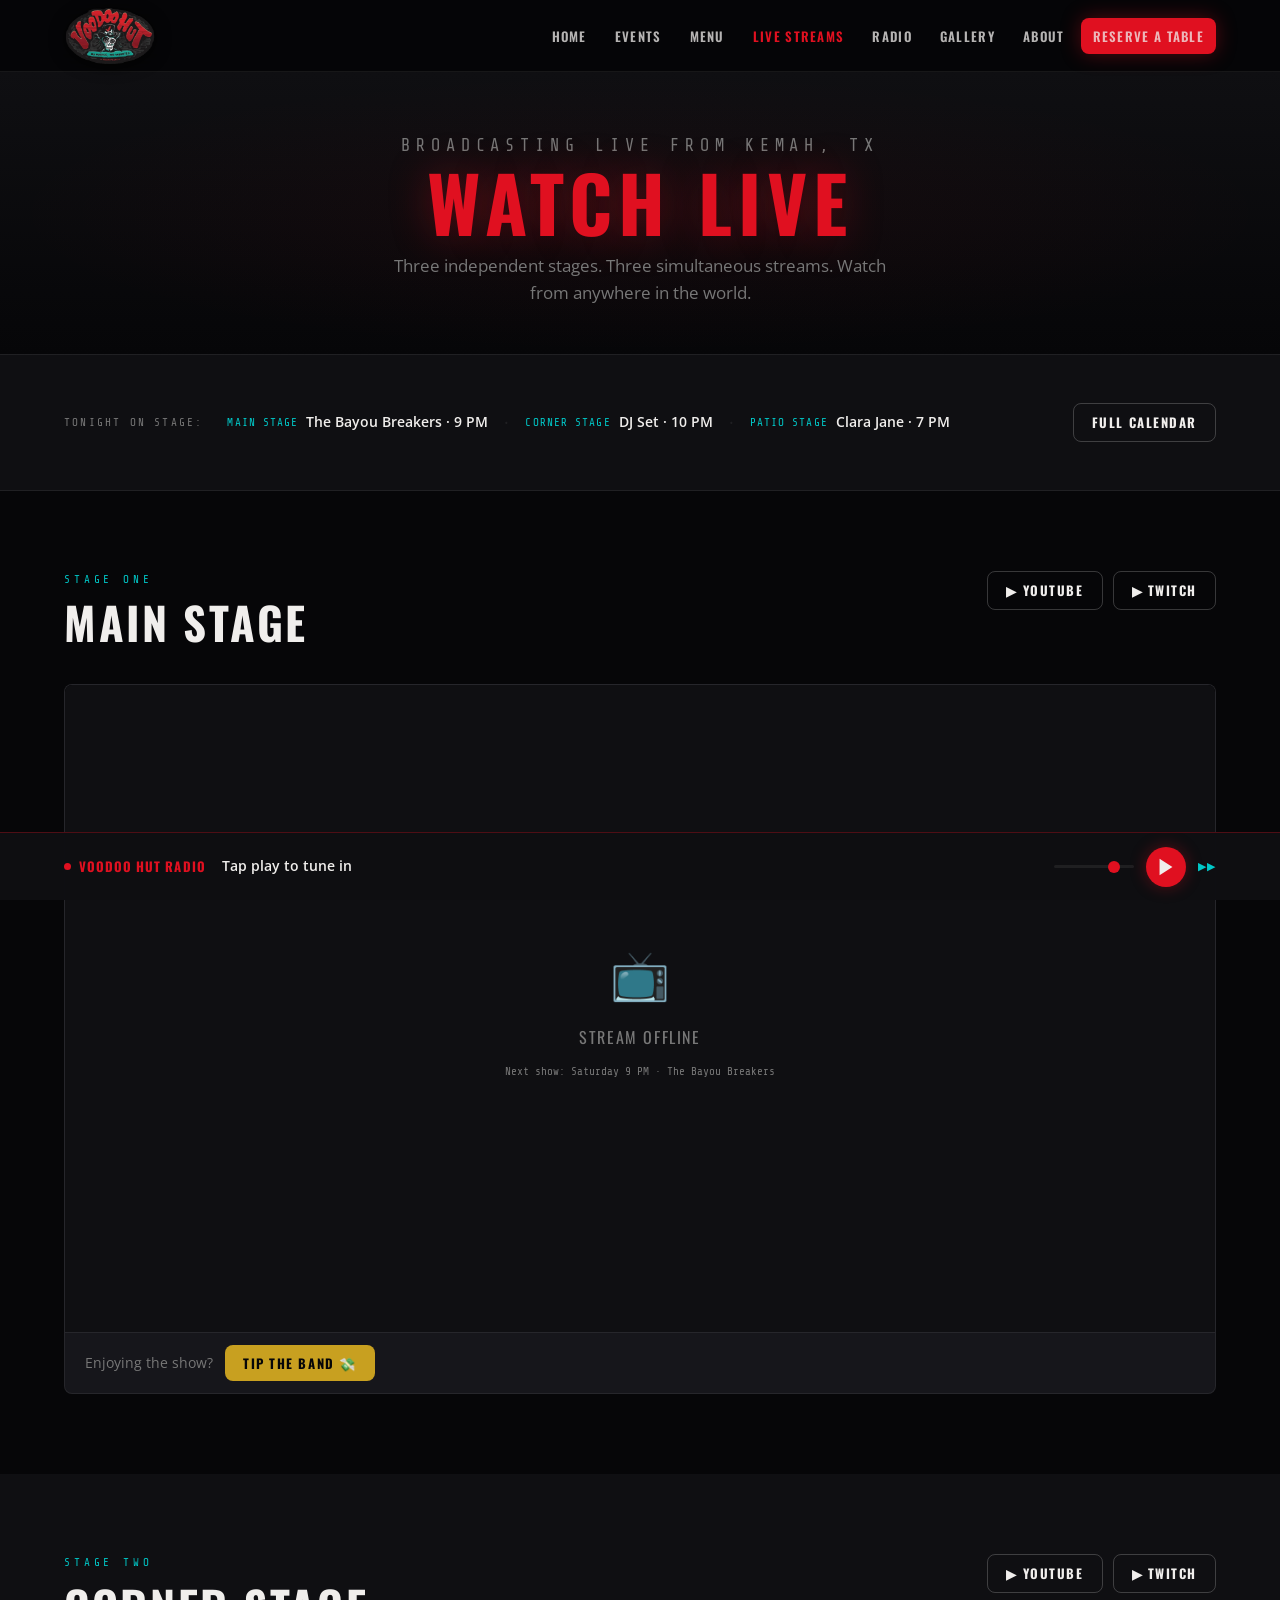
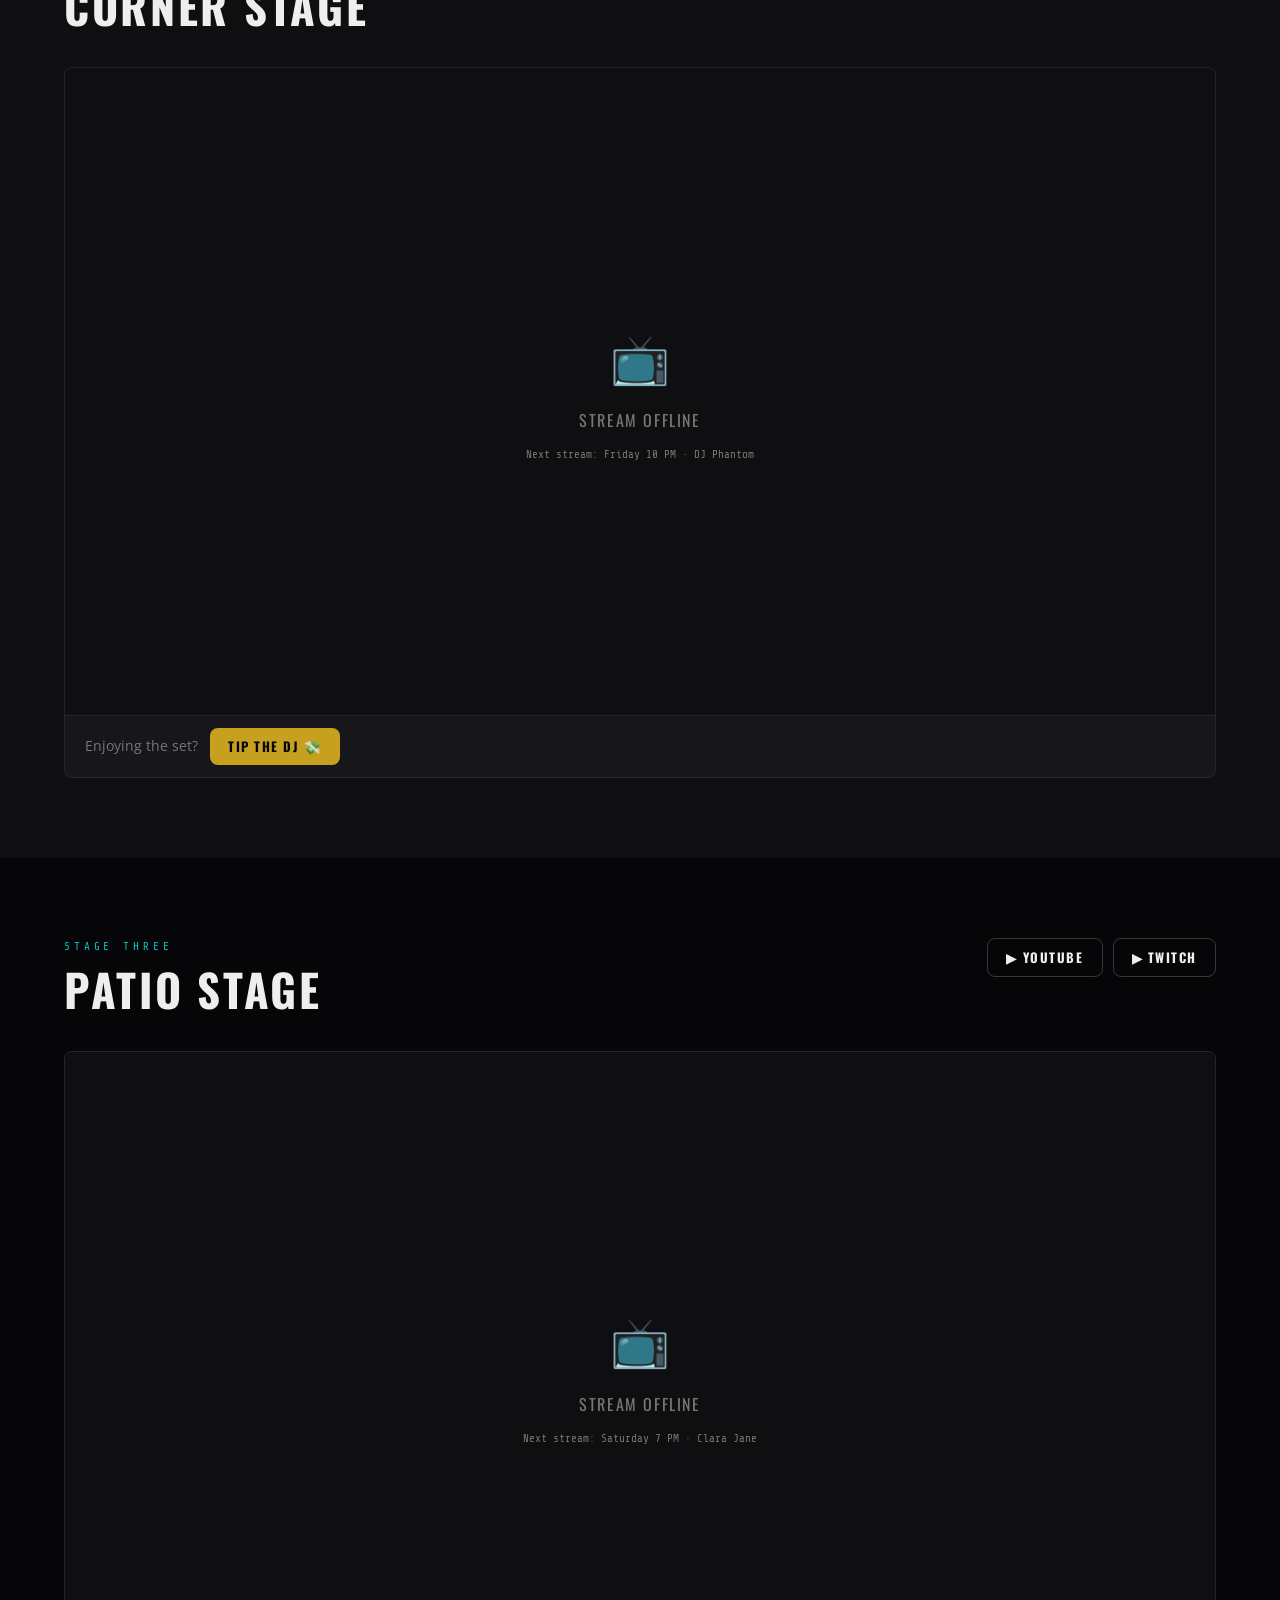
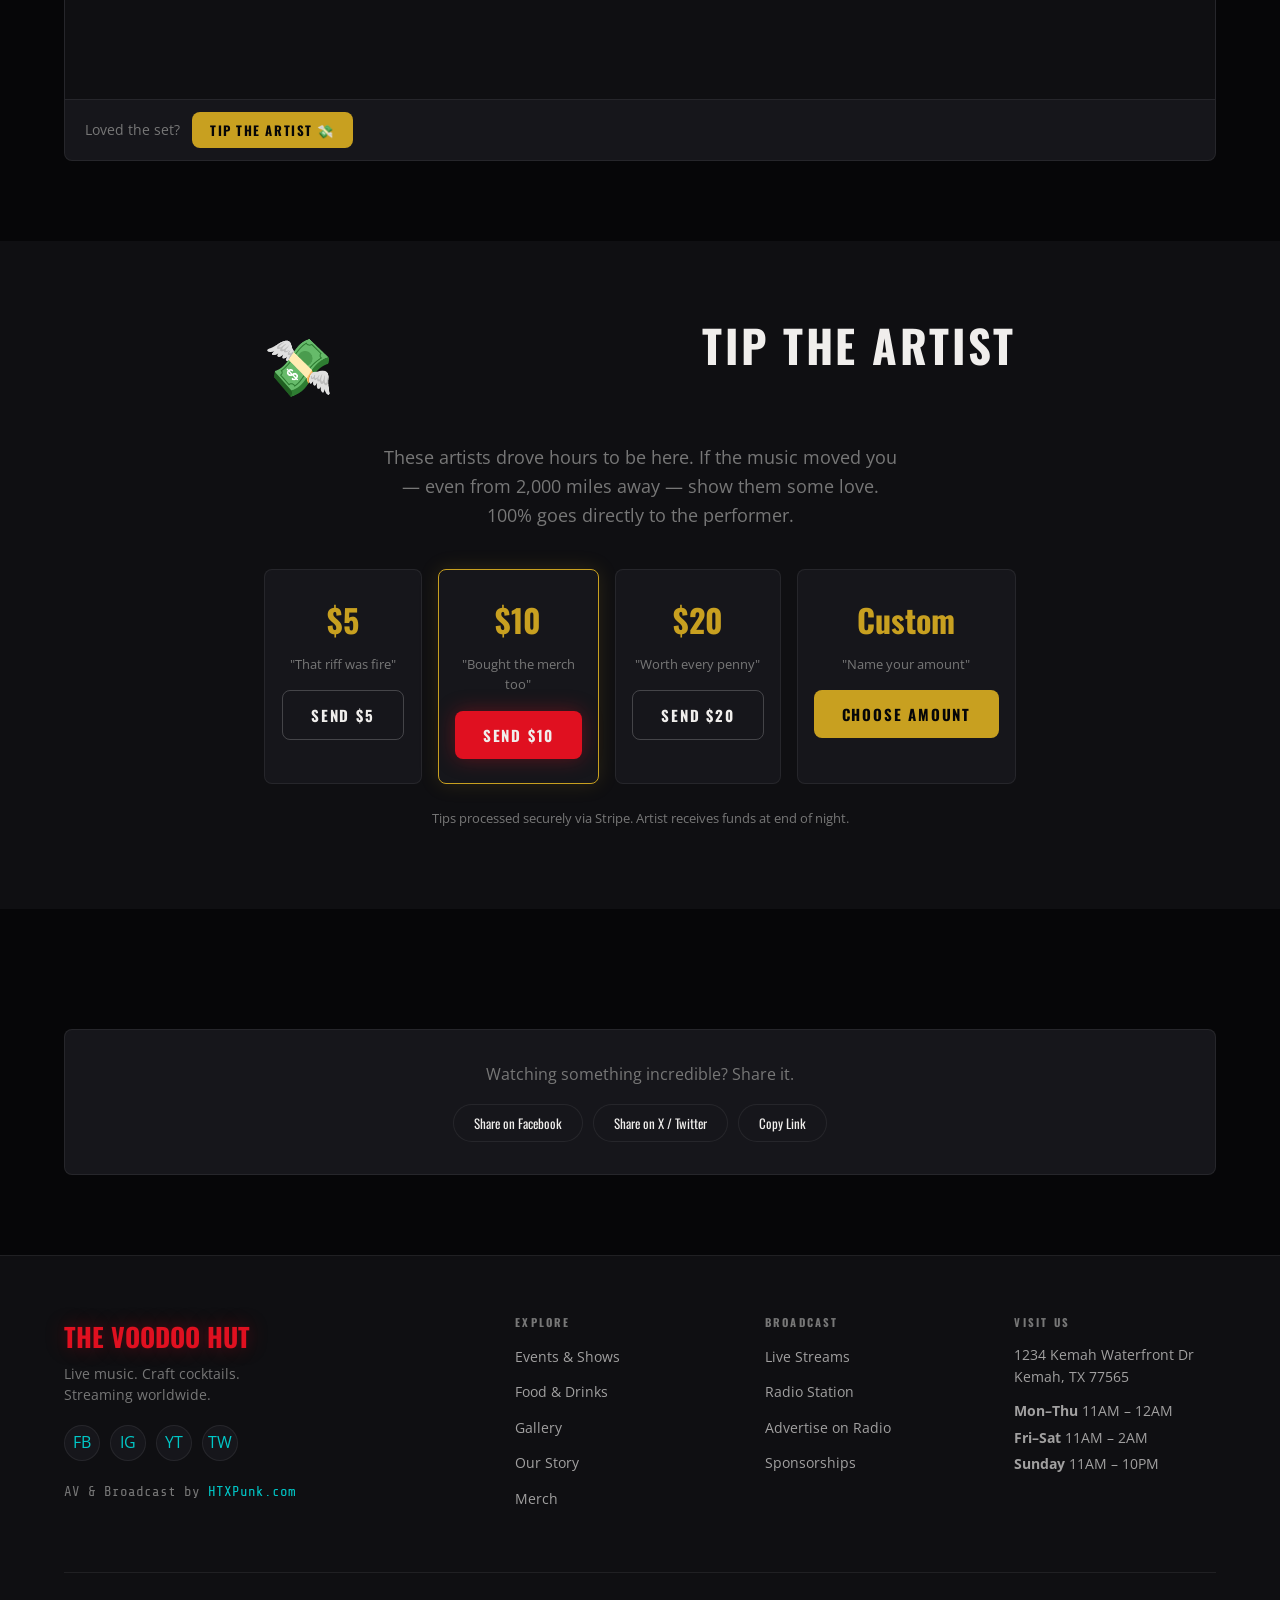
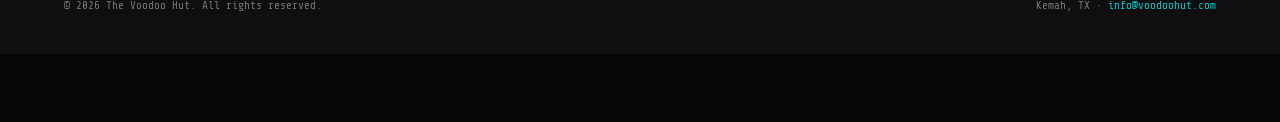
<file: website/live.html>
<!DOCTYPE html>
<html lang="en">
<head>
  <meta charset="UTF-8" />
  <meta name="viewport" content="width=device-width, initial-scale=1.0" />
  <title>Live Streams — The Voodoo Hut | Watch 3 Stages Live | Kemah, TX</title>
  <meta name="description" content="Watch The Voodoo Hut live from anywhere in the world. Three stage streams — Main Stage, Corner Stage, and Patio Stage — broadcasting simultaneously on YouTube and Twitch." />
  <meta property="og:title" content="Live Streams — The Voodoo Hut" />
  <meta property="og:type" content="website" />
  <link rel="preconnect" href="https://fonts.googleapis.com" />
  <link rel="preconnect" href="https://fonts.gstatic.com" crossorigin />
  <link href="https://fonts.googleapis.com/css2?family=Oswald:wght@400;500;600;700&family=Open+Sans:wght@400;500;600&family=Share+Tech+Mono&display=swap" rel="stylesheet" />
  <link rel="stylesheet" href="assets/css/style.css" />
</head>
<body>

  <nav id="main-nav" class="main-nav" aria-label="Main navigation">
    <div class="nav-inner container">
      <a href="index.html" class="nav-logo-wrap" aria-label="The VooDoo Hut — Home"><img src="assets/images/logo.png" alt="VooDoo Hut" class="logo-img" /></a>
      <ul class="nav-links" role="list">
        <li><a href="index.html"   class="nav-link">Home</a></li>
        <li><a href="events.html"  class="nav-link">Events</a></li>
        <li><a href="menu.html"    class="nav-link">Menu</a></li>
        <li><a href="live.html"    class="nav-link">Live Streams</a></li>
        <li><a href="radio.html"   class="nav-link">Radio</a></li>
        <li><a href="gallery.html" class="nav-link">Gallery</a></li>
        <li><a href="about.html"   class="nav-link">About</a></li>
        <li><a href="contact.html" class="nav-link btn btn-primary btn-sm">Reserve a Table</a></li>
      </ul>
      <button id="hamburger" class="hamburger" aria-label="Open menu" aria-expanded="false">&#9776;</button>
    </div>
  </nav>
  <div id="mobile-menu" class="mobile-menu">
    <ul role="list">
      <li><a href="index.html"   class="mobile-nav-link">Home</a></li>
      <li><a href="events.html"  class="mobile-nav-link">Events</a></li>
      <li><a href="menu.html"    class="mobile-nav-link">Menu</a></li>
      <li><a href="live.html"    class="mobile-nav-link">Live Streams</a></li>
      <li><a href="radio.html"   class="mobile-nav-link">Radio</a></li>
      <li><a href="gallery.html" class="mobile-nav-link">Gallery</a></li>
      <li><a href="about.html"   class="mobile-nav-link">About</a></li>
      <li><a href="contact.html" class="mobile-nav-link">Contact</a></li>
    </ul>
  </div>

  <header class="page-header">
    <div class="container">
      <p class="section-eyebrow"><span class="live-dot"></span> Broadcasting Live from Kemah, TX</p>
      <h1 class="page-header-title">Watch Live</h1>
      <p class="page-header-sub">Three independent stages. Three simultaneous streams. Watch from anywhere in the world.</p>
    </div>
  </header>

  <!-- TONIGHT'S SCHEDULE -->
  <section class="section-sm" style="background:var(--dark);border-bottom:1px solid var(--border);">
    <div class="container">
      <div class="tonight-bar">
        <span class="tonight-label">Tonight on Stage:</span>
        <div class="tonight-items">
          <div class="tonight-item">
            <span class="tonight-stage">Main Stage</span>
            <span class="tonight-act">The Bayou Breakers · 9 PM</span>
          </div>
          <div class="tonight-divider" aria-hidden="true">·</div>
          <div class="tonight-item">
            <span class="tonight-stage">Corner Stage</span>
            <span class="tonight-act">DJ Set · 10 PM</span>
          </div>
          <div class="tonight-divider" aria-hidden="true">·</div>
          <div class="tonight-item">
            <span class="tonight-stage">Patio Stage</span>
            <span class="tonight-act">Clara Jane · 7 PM</span>
          </div>
        </div>
        <a href="events.html" class="btn btn-outline btn-sm">Full Calendar</a>
      </div>
    </div>
  </section>

  <!-- MAIN STAGE STREAM -->
  <section class="section" id="main-stage" aria-labelledby="main-stage-heading">
    <div class="container">
      <div class="stream-header-row">
        <div>
          <p class="section-eyebrow">Stage One</p>
          <h2 class="section-title" id="main-stage-heading">Main Stage</h2>
        </div>
        <div class="stream-platform-links">
          <a href="#" class="btn btn-outline btn-sm" target="_blank" rel="noopener">▶ YouTube</a>
          <a href="#" class="btn btn-outline btn-sm" target="_blank" rel="noopener">▶ Twitch</a>
        </div>
      </div>

      <div class="stream-wrap fade-in">
        <div class="stream-embed">
          <!-- Replace src with actual YouTube Live embed URL when live -->
          <div class="stream-offline">
            <span class="off-icon" aria-hidden="true">📺</span>
            <span class="off-msg">Stream Offline</span>
            <span class="off-sub">Next show: Saturday 9 PM · The Bayou Breakers</span>
          </div>
          <!-- Live embed (uncomment and add channel ID when live):
          <iframe src="https://www.youtube.com/embed/live_stream?channel=CHANNEL_ID&autoplay=1"
                  allow="autoplay; encrypted-media" allowfullscreen title="Main Stage Live Stream"></iframe>
          -->
        </div>
        <div class="stream-footer">
          <div class="tip-row">
            <span class="tip-label">Enjoying the show?</span>
            <a href="#tip-the-band" class="btn btn-gold btn-sm">Tip the Band 💸</a>
          </div>
        </div>
      </div>
    </div>
  </section>

  <!-- CORNER STAGE STREAM -->
  <section class="section section-dark" id="corner-stage" aria-labelledby="corner-stage-heading">
    <div class="container">
      <div class="stream-header-row">
        <div>
          <p class="section-eyebrow">Stage Two</p>
          <h2 class="section-title" id="corner-stage-heading">Corner Stage</h2>
        </div>
        <div class="stream-platform-links">
          <a href="#" class="btn btn-outline btn-sm" target="_blank" rel="noopener">▶ YouTube</a>
          <a href="#" class="btn btn-outline btn-sm" target="_blank" rel="noopener">▶ Twitch</a>
        </div>
      </div>

      <div class="stream-wrap fade-in">
        <div class="stream-embed">
          <div class="stream-offline">
            <span class="off-icon" aria-hidden="true">📺</span>
            <span class="off-msg">Stream Offline</span>
            <span class="off-sub">Next stream: Friday 10 PM · DJ Phantom</span>
          </div>
        </div>
        <div class="stream-footer">
          <div class="tip-row">
            <span class="tip-label">Enjoying the set?</span>
            <a href="#tip-the-band" class="btn btn-gold btn-sm">Tip the DJ 💸</a>
          </div>
        </div>
      </div>
    </div>
  </section>

  <!-- PATIO STAGE STREAM -->
  <section class="section" id="patio-stage" aria-labelledby="patio-stage-heading">
    <div class="container">
      <div class="stream-header-row">
        <div>
          <p class="section-eyebrow">Stage Three</p>
          <h2 class="section-title" id="patio-stage-heading">Patio Stage</h2>
        </div>
        <div class="stream-platform-links">
          <a href="#" class="btn btn-outline btn-sm" target="_blank" rel="noopener">▶ YouTube</a>
          <a href="#" class="btn btn-outline btn-sm" target="_blank" rel="noopener">▶ Twitch</a>
        </div>
      </div>

      <div class="stream-wrap fade-in">
        <div class="stream-embed">
          <div class="stream-offline">
            <span class="off-icon" aria-hidden="true">📺</span>
            <span class="off-msg">Stream Offline</span>
            <span class="off-sub">Next stream: Saturday 7 PM · Clara Jane</span>
          </div>
        </div>
        <div class="stream-footer">
          <div class="tip-row">
            <span class="tip-label">Loved the set?</span>
            <a href="#tip-the-band" class="btn btn-gold btn-sm">Tip the Artist 💸</a>
          </div>
        </div>
      </div>
      <!-- scavenger clue — shown by easter-eggs.js when previous clue found -->
      <p id="live-secret-clue" class="secret-clue" style="display:none;">✦ the patio always has more to say ✦</p>
    </div>
  </section>

  <!-- TIP THE BAND -->
  <section class="section section-dark" id="tip-the-band" aria-labelledby="tip-heading">
    <div class="container container-narrow">
      <div class="section-header">
        <div class="tip-icon-large" aria-hidden="true">💸</div>
        <h2 class="section-title" id="tip-heading">Tip the Artist</h2>
        <p style="color:var(--muted);max-width:520px;margin:0 auto;">These artists drove hours to be here. If the music moved you — even from 2,000 miles away — show them some love. 100% goes directly to the performer.</p>
      </div>

      <div class="tip-grid fade-in">
        <div class="tip-card">
          <div class="tip-amount">$5</div>
          <div class="tip-desc">"That riff was fire"</div>
          <a href="#" class="btn btn-outline" onclick="tipAlert(5);return false;">Send $5</a>
        </div>
        <div class="tip-card tip-card-featured">
          <div class="tip-amount">$10</div>
          <div class="tip-desc">"Bought the merch too"</div>
          <a href="#" class="btn btn-primary" onclick="tipAlert(10);return false;">Send $10</a>
        </div>
        <div class="tip-card">
          <div class="tip-amount">$20</div>
          <div class="tip-desc">"Worth every penny"</div>
          <a href="#" class="btn btn-outline" onclick="tipAlert(20);return false;">Send $20</a>
        </div>
        <div class="tip-card">
          <div class="tip-amount">Custom</div>
          <div class="tip-desc">"Name your amount"</div>
          <a href="#" class="btn btn-gold" onclick="tipAlert('custom');return false;">Choose Amount</a>
        </div>
      </div>

      <p style="text-align:center;margin-top:1.5rem;font-size:13px;color:var(--muted);">Tips processed securely via Stripe. Artist receives funds at end of night.</p>
    </div>
  </section>

  <section class="section" aria-label="Share">
    <div class="container">
      <div class="share-callout fade-in">
        <p class="share-text">Watching something incredible? Share it.</p>
        <div class="share-buttons">
          <button class="share-btn" onclick="shareStream('facebook')">Share on Facebook</button>
          <button class="share-btn" onclick="shareStream('twitter')">Share on X / Twitter</button>
          <button class="share-btn" onclick="shareStream('copy')">Copy Link</button>
        </div>
      </div>
    </div>
  </section>

  <footer class="footer" role="contentinfo">
    <div class="container">
      <div class="footer-grid">
        <div class="footer-brand">
          <div class="footer-logo">THE <span>VOODOO</span> HUT</div>
          <p class="footer-tagline">Live music. Craft cocktails.<br>Streaming worldwide.</p>
          <div class="footer-social">
            <a href="#" class="social-link" aria-label="Facebook">FB</a>
            <a href="#" class="social-link" aria-label="Instagram">IG</a>
            <a href="#" class="social-link" aria-label="YouTube">YT</a>
            <a href="#" class="social-link" aria-label="Twitch">TW</a>
          </div>
          <p class="footer-credit">AV &amp; Broadcast by <a href="https://htxpunk.com" target="_blank" rel="noopener">HTXPunk.com</a></p>
        </div>
        <div class="footer-col">
          <h4 class="footer-heading">Explore</h4>
          <ul class="footer-links" role="list">
            <li><a href="events.html">Events &amp; Shows</a></li>
            <li><a href="menu.html">Food &amp; Drinks</a></li>
            <li><a href="gallery.html">Gallery</a></li>
            <li><a href="about.html">Our Story</a></li>
            <li><a href="merch.html">Merch</a></li>
          </ul>
        </div>
        <div class="footer-col">
          <h4 class="footer-heading">Broadcast</h4>
          <ul class="footer-links" role="list">
            <li><a href="live.html">Live Streams</a></li>
            <li><a href="radio.html">Radio Station</a></li>
            <li><a href="contact.html?topic=advertising">Advertise on Radio</a></li>
            <li><a href="contact.html?topic=sponsorship">Sponsorships</a></li>
          </ul>
        </div>
        <div class="footer-col">
          <h4 class="footer-heading">Visit Us</h4>
          <address class="footer-address">
            <p>1234 Kemah Waterfront Dr<br>Kemah, TX 77565</p>
          </address>
          <div class="footer-hours">
            <p><strong>Mon–Thu</strong> 11AM – 12AM</p>
            <p><strong>Fri–Sat</strong> 11AM – 2AM</p>
            <p><strong>Sunday</strong> 11AM – 10PM</p>
          </div>
        </div>
      </div>
      <div class="footer-bottom">
        <p>&copy; 2026 The Voodoo Hut. All rights reserved.</p>
        <p>Kemah, TX · <a href="mailto:info@voodoohut.com">info@voodoohut.com</a></p>
      </div>
    </div>
  </footer>

  <div id="radio-player" class="radio-player" role="region" aria-label="Radio player">
    <div class="radio-player-inner">
      <div class="radio-player-brand">
        <span class="live-dot" aria-hidden="true"></span>
        <span class="radio-player-name">Voodoo Hut Radio</span>
      </div>
      <div class="radio-player-track">
        <span id="now-playing">Tap play to tune in</span>
      </div>
      <div class="radio-player-controls">
        <input id="radio-volume" type="range" min="0" max="1" step="0.05" value="0.8" class="radio-volume" aria-label="Volume" />
        <button id="radio-play" class="radio-play-btn" aria-label="Play radio">
          <svg viewBox="0 0 24 24" width="22" height="22" fill="currentColor"><polygon points="5,3 19,12 5,21"/></svg>
        </button>
        <a href="radio.html" class="radio-player-link" aria-label="Go to radio page">&#9654;&#9654;</a>
      </div>
    </div>
  </div>

  <script src="assets/js/main.js"></script>
  <script>
    function tipAlert(amt) {
      const msg = amt === 'custom'
        ? 'Custom tip feature coming soon! For now, reach out to us directly.'
        : `Thank you! $${amt} tip feature coming soon as we wire up payment processing.`;
      alert(msg);
    }

    function shareStream(platform) {
      const url = encodeURIComponent(window.location.href);
      const text = encodeURIComponent('Watching live music at The Voodoo Hut in Kemah, TX! 🎸 Watch with me:');
      if (platform === 'facebook') {
        window.open('https://www.facebook.com/sharer/sharer.php?u=' + url, '_blank', 'width=600,height=400');
      } else if (platform === 'twitter') {
        window.open('https://twitter.com/intent/tweet?text=' + text + '&url=' + url, '_blank', 'width=600,height=400');
      } else if (platform === 'copy') {
        navigator.clipboard.writeText(window.location.href)
          .then(() => alert('Link copied to clipboard!'))
          .catch(() => prompt('Copy this link:', window.location.href));
      }
    }
  </script>
  <script src="assets/js/easter-eggs.js"></script>
</body>
</html>
</file>
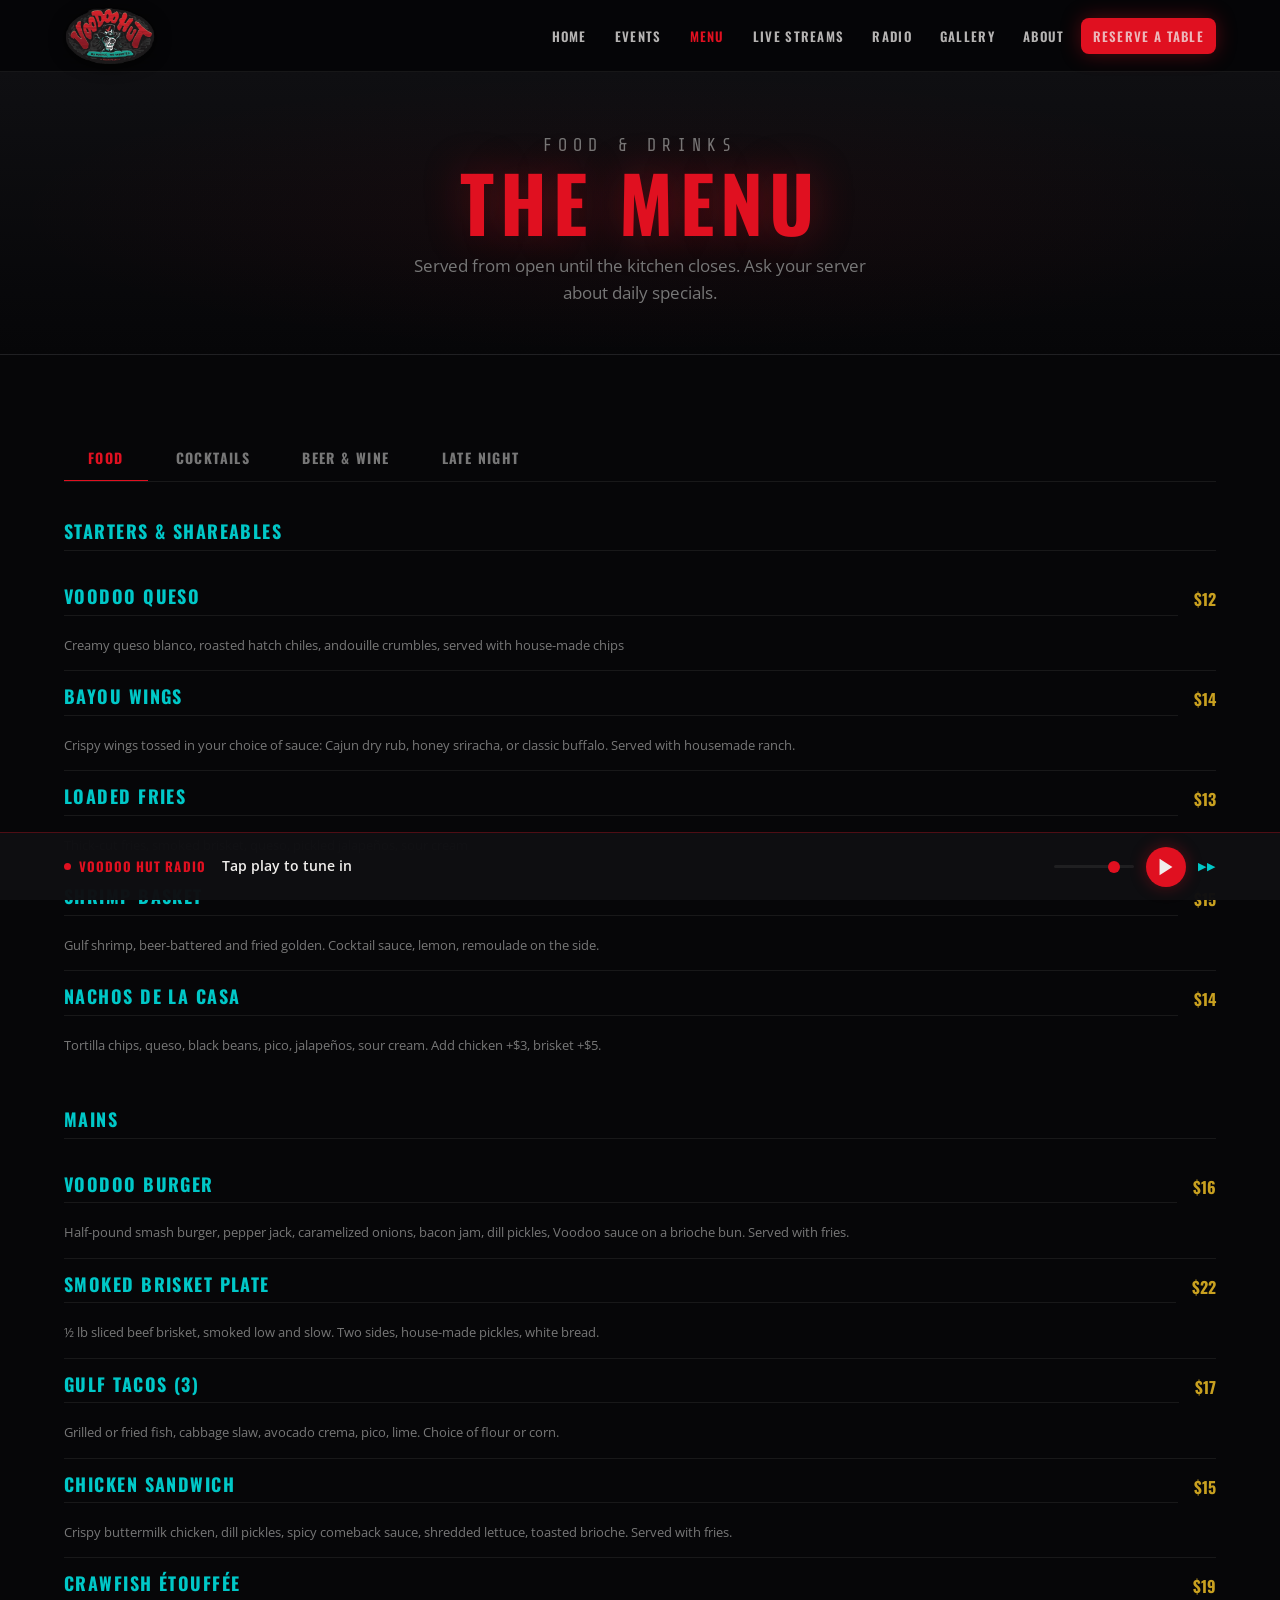
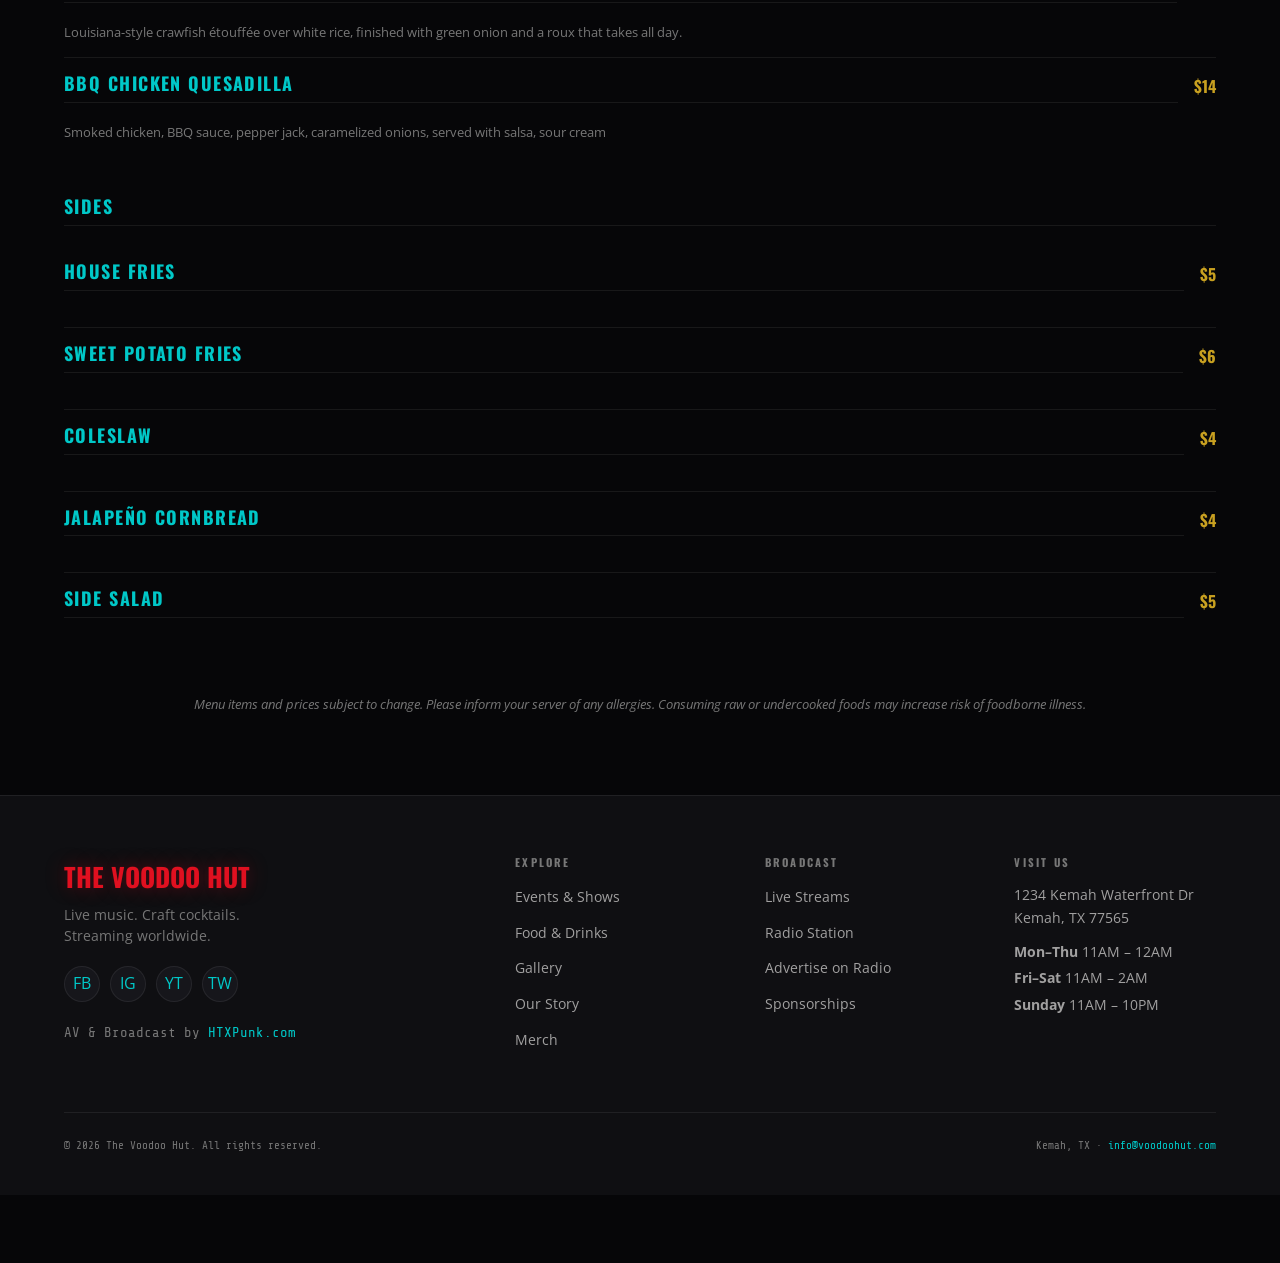
<file: website/menu.html>
<!DOCTYPE html>
<html lang="en">
<head>
  <meta charset="UTF-8" />
  <meta name="viewport" content="width=device-width, initial-scale=1.0" />
  <title>Menu — The Voodoo Hut | Food, Cocktails &amp; Beer | Kemah, TX</title>
  <meta name="description" content="Voodoo Hut menu: shareable appetizers, killer mains, craft cocktails, local drafts, and a full bar. Open late, served fresh." />
  <meta property="og:title" content="Menu — The Voodoo Hut" />
  <meta property="og:type" content="website" />
  <link rel="preconnect" href="https://fonts.googleapis.com" />
  <link rel="preconnect" href="https://fonts.gstatic.com" crossorigin />
  <link href="https://fonts.googleapis.com/css2?family=Oswald:wght@400;500;600;700&family=Open+Sans:wght@400;500;600&family=Share+Tech+Mono&display=swap" rel="stylesheet" />
  <link rel="stylesheet" href="assets/css/style.css" />
</head>
<body>

  <nav id="main-nav" class="main-nav" aria-label="Main navigation">
    <div class="nav-inner">
      <a href="index.html" class="nav-logo-wrap" aria-label="The VooDoo Hut — Home"><img src="assets/images/logo.png" alt="VooDoo Hut" class="logo-img" /></a>
      <ul class="nav-links" role="list">
        <li><a href="index.html"    class="nav-link">Home</a></li>
        <li><a href="events.html"   class="nav-link">Events</a></li>
        <li><a href="menu.html"     class="nav-link">Menu</a></li>
        <li><a href="live.html"     class="nav-link">Live Streams</a></li>
        <li><a href="radio.html"    class="nav-link">Radio</a></li>
        <li><a href="gallery.html"  class="nav-link">Gallery</a></li>
        <li><a href="about.html"    class="nav-link">About</a></li>
        <li><a href="contact.html"  class="nav-link btn btn-primary btn-sm">Reserve a Table</a></li>
      </ul>
      <button id="hamburger" class="hamburger" aria-label="Open menu" aria-expanded="false">&#9776;</button>
    </div>
  </nav>
  <div id="mobile-menu" class="mobile-menu">
    <ul role="list">
      <li><a href="index.html"   class="mobile-nav-link">Home</a></li>
      <li><a href="events.html"  class="mobile-nav-link">Events</a></li>
      <li><a href="menu.html"    class="mobile-nav-link">Menu</a></li>
      <li><a href="live.html"    class="mobile-nav-link">Live Streams</a></li>
      <li><a href="radio.html"   class="mobile-nav-link">Radio</a></li>
      <li><a href="gallery.html" class="mobile-nav-link">Gallery</a></li>
      <li><a href="about.html"   class="mobile-nav-link">About</a></li>
      <li><a href="contact.html" class="mobile-nav-link">Contact</a></li>
    </ul>
  </div>

  <header class="page-header">
    <div class="container">
      <p class="section-eyebrow">Food &amp; Drinks</p>
      <h1 class="page-header-title">The Menu</h1>
      <p class="page-header-sub">Served from open until the kitchen closes. Ask your server about daily specials.</p>
    </div>
  </header>

  <section class="section" aria-label="Menu">
    <div class="container">

      <!-- TAB NAV -->
      <div class="menu-tabs" role="tablist" aria-label="Menu categories">
        <button class="menu-tab active" data-tab="food"      role="tab" aria-selected="true"  aria-controls="food">Food</button>
        <button class="menu-tab"        data-tab="cocktails" role="tab" aria-selected="false" aria-controls="cocktails">Cocktails</button>
        <button class="menu-tab"        data-tab="beer-wine" role="tab" aria-selected="false" aria-controls="beer-wine">Beer &amp; Wine</button>
        <button class="menu-tab"        data-tab="late-night" role="tab" aria-selected="false" aria-controls="late-night">Late Night</button>
      </div>

      <!-- ===================== FOOD ===================== -->
      <div id="food" class="menu-panel active" role="tabpanel" aria-label="Food menu">

        <div class="menu-category fade-in">
          <h2 class="menu-category-title">Starters &amp; Shareables</h2>

          <div class="menu-item">
            <div class="menu-item-info">
              <h3 class="menu-item-name">Voodoo Queso</h3>
              <p class="menu-item-desc">Creamy queso blanco, roasted hatch chiles, andouille crumbles, served with house-made chips</p>
            </div>
            <span class="menu-item-price">$12</span>
          </div>

          <div class="menu-item">
            <div class="menu-item-info">
              <h3 class="menu-item-name">Bayou Wings</h3>
              <p class="menu-item-desc">Crispy wings tossed in your choice of sauce: Cajun dry rub, honey sriracha, or classic buffalo. Served with housemade ranch.</p>
            </div>
            <span class="menu-item-price">$14</span>
          </div>

          <div class="menu-item">
            <div class="menu-item-info">
              <h3 class="menu-item-name">Loaded Fries</h3>
              <p class="menu-item-desc">Thick-cut fries, smoked brisket, queso, pickled jalapeños, sour cream</p>
            </div>
            <span class="menu-item-price">$13</span>
          </div>

          <div class="menu-item">
            <div class="menu-item-info">
              <h3 class="menu-item-name">Shrimp Basket</h3>
              <p class="menu-item-desc">Gulf shrimp, beer-battered and fried golden. Cocktail sauce, lemon, remoulade on the side.</p>
            </div>
            <span class="menu-item-price">$15</span>
          </div>

          <div class="menu-item">
            <div class="menu-item-info">
              <h3 class="menu-item-name">Nachos de la Casa</h3>
              <p class="menu-item-desc">Tortilla chips, queso, black beans, pico, jalapeños, sour cream. Add chicken +$3, brisket +$5.</p>
            </div>
            <span class="menu-item-price">$14</span>
          </div>
        </div>

        <div class="menu-category fade-in">
          <h2 class="menu-category-title">Mains</h2>

          <div class="menu-item">
            <div class="menu-item-info">
              <h3 class="menu-item-name">Voodoo Burger</h3>
              <p class="menu-item-desc">Half-pound smash burger, pepper jack, caramelized onions, bacon jam, dill pickles, Voodoo sauce on a brioche bun. Served with fries.</p>
            </div>
            <span class="menu-item-price">$16</span>
          </div>

          <div class="menu-item">
            <div class="menu-item-info">
              <h3 class="menu-item-name">Smoked Brisket Plate</h3>
              <p class="menu-item-desc">½ lb sliced beef brisket, smoked low and slow. Two sides, house-made pickles, white bread.</p>
            </div>
            <span class="menu-item-price">$22</span>
          </div>

          <div class="menu-item">
            <div class="menu-item-info">
              <h3 class="menu-item-name">Gulf Tacos (3)</h3>
              <p class="menu-item-desc">Grilled or fried fish, cabbage slaw, avocado crema, pico, lime. Choice of flour or corn.</p>
            </div>
            <span class="menu-item-price">$17</span>
          </div>

          <div class="menu-item">
            <div class="menu-item-info">
              <h3 class="menu-item-name">Chicken Sandwich</h3>
              <p class="menu-item-desc">Crispy buttermilk chicken, dill pickles, spicy comeback sauce, shredded lettuce, toasted brioche. Served with fries.</p>
            </div>
            <span class="menu-item-price">$15</span>
          </div>

          <div class="menu-item">
            <div class="menu-item-info">
              <h3 class="menu-item-name">Crawfish Étouffée</h3>
              <p class="menu-item-desc">Louisiana-style crawfish étouffée over white rice, finished with green onion and a roux that takes all day.</p>
            </div>
            <span class="menu-item-price">$19</span>
          </div>

          <div class="menu-item">
            <div class="menu-item-info">
              <h3 class="menu-item-name">BBQ Chicken Quesadilla</h3>
              <p class="menu-item-desc">Smoked chicken, BBQ sauce, pepper jack, caramelized onions, served with salsa, sour cream</p>
            </div>
            <span class="menu-item-price">$14</span>
          </div>
        </div>

        <div class="menu-category fade-in">
          <h2 class="menu-category-title">Sides</h2>

          <div class="menu-item">
            <div class="menu-item-info"><h3 class="menu-item-name">House Fries</h3></div>
            <span class="menu-item-price">$5</span>
          </div>
          <div class="menu-item">
            <div class="menu-item-info"><h3 class="menu-item-name">Sweet Potato Fries</h3></div>
            <span class="menu-item-price">$6</span>
          </div>
          <div class="menu-item">
            <div class="menu-item-info"><h3 class="menu-item-name">Coleslaw</h3></div>
            <span class="menu-item-price">$4</span>
          </div>
          <div class="menu-item">
            <div class="menu-item-info"><h3 class="menu-item-name">Jalapeño Cornbread</h3></div>
            <span class="menu-item-price">$4</span>
          </div>
          <div class="menu-item">
            <div class="menu-item-info"><h3 class="menu-item-name">Side Salad</h3></div>
            <span class="menu-item-price">$5</span>
          </div>
        </div>

        <p class="menu-notice fade-in">Menu items and prices subject to change. Please inform your server of any allergies. Consuming raw or undercooked foods may increase risk of foodborne illness.</p>
      </div>

      <!-- ===================== COCKTAILS ===================== -->
      <div id="cocktails" class="menu-panel" role="tabpanel" aria-label="Cocktail menu" aria-hidden="true">

        <div class="menu-category fade-in">
          <h2 class="menu-category-title">Signature Cocktails</h2>

          <div class="menu-item">
            <div class="menu-item-info">
              <h3 class="menu-item-name">The Voodoo Doll</h3>
              <p class="menu-item-desc">Dark rum, blood orange, activated charcoal lemonade, prickly pear. As dark as it sounds.</p>
            </div>
            <span class="menu-item-price">$13</span>
          </div>

          <div class="menu-item">
            <div class="menu-item-info">
              <h3 class="menu-item-name">Swamp Witch</h3>
              <p class="menu-item-desc">Green Chartreuse, cucumber, jalapeño, lime, agave. Refreshing and dangerous.</p>
            </div>
            <span class="menu-item-price">$13</span>
          </div>

          <div class="menu-item">
            <div class="menu-item-info">
              <h3 class="menu-item-name">Bourbon Séance</h3>
              <p class="menu-item-desc">Bulleit bourbon, black cherry, smoked rosemary syrup, bitters, splash of stout</p>
            </div>
            <span class="menu-item-price">$14</span>
          </div>

          <div class="menu-item">
            <div class="menu-item-info">
              <h3 class="menu-item-name">Gulf Coast Mule</h3>
              <p class="menu-item-desc">Tito's vodka, ginger beer, fresh lime, a float of Aperol, served in a copper mug</p>
            </div>
            <span class="menu-item-price">$12</span>
          </div>

          <div class="menu-item">
            <div class="menu-item-info">
              <h3 class="menu-item-name">Kemah Margarita</h3>
              <p class="menu-item-desc">Espolón tequila, house-made sour, agave, fresh lime, tajín rim</p>
            </div>
            <span class="menu-item-price">$11</span>
          </div>

          <div class="menu-item">
            <div class="menu-item-info">
              <h3 class="menu-item-name">Night Ritual</h3>
              <p class="menu-item-desc">Mezcal, blackberry, activated charcoal, honey, smoked salt rim</p>
            </div>
            <span class="menu-item-price">$14</span>
          </div>

          <div class="menu-item">
            <div class="menu-item-info">
              <h3 class="menu-item-name">Electric Elixir</h3>
              <p class="menu-item-desc">Butterfly pea gin, St-Germain, lemon, prosecco — color-changing on pour</p>
            </div>
            <span class="menu-item-price">$14</span>
          </div>
        </div>

        <div class="menu-category fade-in">
          <h2 class="menu-category-title">Classics</h2>

          <div class="menu-item">
            <div class="menu-item-info"><h3 class="menu-item-name">Old Fashioned</h3></div>
            <span class="menu-item-price">$12</span>
          </div>
          <div class="menu-item">
            <div class="menu-item-info"><h3 class="menu-item-name">Manhattan</h3></div>
            <span class="menu-item-price">$12</span>
          </div>
          <div class="menu-item">
            <div class="menu-item-info"><h3 class="menu-item-name">Negroni</h3></div>
            <span class="menu-item-price">$12</span>
          </div>
          <div class="menu-item">
            <div class="menu-item-info"><h3 class="menu-item-name">Whiskey Sour</h3></div>
            <span class="menu-item-price">$11</span>
          </div>
          <div class="menu-item">
            <div class="menu-item-info"><h3 class="menu-item-name">Aperol Spritz</h3></div>
            <span class="menu-item-price">$11</span>
          </div>
        </div>

        <div class="menu-category fade-in">
          <h2 class="menu-category-title">Shots &amp; Shots</h2>

          <div class="menu-item">
            <div class="menu-item-info">
              <h3 class="menu-item-name">Voodoo Shot</h3>
              <p class="menu-item-desc">House secret. Just take it.</p>
            </div>
            <span class="menu-item-price">$7</span>
          </div>
          <div class="menu-item">
            <div class="menu-item-info"><h3 class="menu-item-name">Patron Silver</h3></div>
            <span class="menu-item-price">$8</span>
          </div>
          <div class="menu-item">
            <div class="menu-item-info"><h3 class="menu-item-name">Fireball</h3></div>
            <span class="menu-item-price">$6</span>
          </div>
          <div class="menu-item">
            <div class="menu-item-info"><h3 class="menu-item-name">Jameson</h3></div>
            <span class="menu-item-price">$7</span>
          </div>
        </div>

        <p class="menu-notice fade-in">Drink responsibly. Must be 21+ to purchase alcohol. We reserve the right to refuse service.</p>
      </div>

      <!-- ===================== BEER & WINE ===================== -->
      <div id="beer-wine" class="menu-panel" role="tabpanel" aria-label="Beer and wine menu" aria-hidden="true">

        <div class="menu-category fade-in">
          <h2 class="menu-category-title">Draft Beer</h2>

          <div class="menu-item">
            <div class="menu-item-info">
              <h3 class="menu-item-name">Saint Arnold Amber</h3>
              <p class="menu-item-desc">Houston's oldest craft brewery · Houston, TX</p>
            </div>
            <span class="menu-item-price">$7</span>
          </div>
          <div class="menu-item">
            <div class="menu-item-info">
              <h3 class="menu-item-name">Karbach Hopadillo IPA</h3>
              <p class="menu-item-desc">West Coast IPA · Houston, TX</p>
            </div>
            <span class="menu-item-price">$7</span>
          </div>
          <div class="menu-item">
            <div class="menu-item-info">
              <h3 class="menu-item-name">Lone Star Lager</h3>
              <p class="menu-item-desc">The National Beer of Texas</p>
            </div>
            <span class="menu-item-price">$5</span>
          </div>
          <div class="menu-item">
            <div class="menu-item-info">
              <h3 class="menu-item-name">Shiner Bock</h3>
              <p class="menu-item-desc">Dark lager · Shiner, TX</p>
            </div>
            <span class="menu-item-price">$6</span>
          </div>
          <div class="menu-item">
            <div class="menu-item-info">
              <h3 class="menu-item-name">Seasonal Rotating Tap</h3>
              <p class="menu-item-desc">Ask your server what's on today</p>
            </div>
            <span class="menu-item-price">$7</span>
          </div>
        </div>

        <div class="menu-category fade-in">
          <h2 class="menu-category-title">Bottles &amp; Cans</h2>

          <div class="menu-item">
            <div class="menu-item-info"><h3 class="menu-item-name">Modelo Especial</h3></div>
            <span class="menu-item-price">$5</span>
          </div>
          <div class="menu-item">
            <div class="menu-item-info"><h3 class="menu-item-name">Dos Equis Lager</h3></div>
            <span class="menu-item-price">$5</span>
          </div>
          <div class="menu-item">
            <div class="menu-item-info"><h3 class="menu-item-name">White Claw (Variety)</h3></div>
            <span class="menu-item-price">$5</span>
          </div>
          <div class="menu-item">
            <div class="menu-item-info"><h3 class="menu-item-name">Coors Light</h3></div>
            <span class="menu-item-price">$4</span>
          </div>
          <div class="menu-item">
            <div class="menu-item-info"><h3 class="menu-item-name">NA Beer (Athletic Brewing)</h3></div>
            <span class="menu-item-price">$5</span>
          </div>
        </div>

        <div class="menu-category fade-in">
          <h2 class="menu-category-title">Wine</h2>

          <div class="menu-item">
            <div class="menu-item-info">
              <h3 class="menu-item-name">House Red</h3>
              <p class="menu-item-desc">Malbec — glass or bottle</p>
            </div>
            <span class="menu-item-price">$10 / $36</span>
          </div>
          <div class="menu-item">
            <div class="menu-item-info">
              <h3 class="menu-item-name">House White</h3>
              <p class="menu-item-desc">Pinot Grigio — glass or bottle</p>
            </div>
            <span class="menu-item-price">$10 / $36</span>
          </div>
          <div class="menu-item">
            <div class="menu-item-info">
              <h3 class="menu-item-name">Prosecco</h3>
              <p class="menu-item-desc">Glass</p>
            </div>
            <span class="menu-item-price">$10</span>
          </div>
          <div class="menu-item">
            <div class="menu-item-info">
              <h3 class="menu-item-name">Rosé</h3>
              <p class="menu-item-desc">Glass or bottle</p>
            </div>
            <span class="menu-item-price">$11 / $40</span>
          </div>
        </div>

        <div class="menu-category fade-in">
          <h2 class="menu-category-title">Non-Alcoholic</h2>

          <div class="menu-item">
            <div class="menu-item-info"><h3 class="menu-item-name">Coke, Diet Coke, Sprite</h3></div>
            <span class="menu-item-price">$3</span>
          </div>
          <div class="menu-item">
            <div class="menu-item-info"><h3 class="menu-item-name">Sparkling Water</h3></div>
            <span class="menu-item-price">$3</span>
          </div>
          <div class="menu-item">
            <div class="menu-item-info">
              <h3 class="menu-item-name">House-Made Lemonade</h3>
              <p class="menu-item-desc">Classic or strawberry</p>
            </div>
            <span class="menu-item-price">$4</span>
          </div>
          <div class="menu-item">
            <div class="menu-item-info"><h3 class="menu-item-name">Red Bull</h3></div>
            <span class="menu-item-price">$5</span>
          </div>
        </div>
      </div>

      <!-- ===================== LATE NIGHT ===================== -->
      <div id="late-night" class="menu-panel" role="tabpanel" aria-label="Late night menu" aria-hidden="true">
        <div class="menu-category fade-in">
          <p class="menu-notice" style="margin-bottom:2rem;"><strong>Available 10 PM – close, Friday &amp; Saturday</strong></p>
          <h2 class="menu-category-title">Late Night Bites</h2>

          <div class="menu-item">
            <div class="menu-item-info">
              <h3 class="menu-item-name">Dirty Dog</h3>
              <p class="menu-item-desc">All-beef hot dog, bacon wrap, queso drizzle, jalapeños, Voodoo relish</p>
            </div>
            <span class="menu-item-price">$8</span>
          </div>
          <div class="menu-item">
            <div class="menu-item-info">
              <h3 class="menu-item-name">Slam Sliders (3)</h3>
              <p class="menu-item-desc">Smash patty, American cheese, pickles, onion, yellow mustard</p>
            </div>
            <span class="menu-item-price">$10</span>
          </div>
          <div class="menu-item">
            <div class="menu-item-info">
              <h3 class="menu-item-name">Late Night Fries</h3>
              <p class="menu-item-desc">Extra crispy, seasoned salt, cheese sauce, bacon bits</p>
            </div>
            <span class="menu-item-price">$7</span>
          </div>
          <div class="menu-item">
            <div class="menu-item-info">
              <h3 class="menu-item-name">Grilled Cheese</h3>
              <p class="menu-item-desc">Three-cheese blend, grilled sourdough. Tomato soup dip +$2.</p>
            </div>
            <span class="menu-item-price">$8</span>
          </div>
          <div class="menu-item">
            <div class="menu-item-info">
              <h3 class="menu-item-name">Wing Bucket (10)</h3>
              <p class="menu-item-desc">Choice of sauce. Ranch or blue cheese.</p>
            </div>
            <span class="menu-item-price">$16</span>
          </div>
        </div>

        <div class="menu-category fade-in">
          <h2 class="menu-category-title">Late Night Drinks</h2>

          <div class="menu-item">
            <div class="menu-item-info">
              <h3 class="menu-item-name">Bucket of Beers (5)</h3>
              <p class="menu-item-desc">Lone Star, Modelo, or Coors Light</p>
            </div>
            <span class="menu-item-price">$20</span>
          </div>
          <div class="menu-item">
            <div class="menu-item-info">
              <h3 class="menu-item-name">Party Pitcher (32oz)</h3>
              <p class="menu-item-desc">Margarita, mule, or house punch</p>
            </div>
            <span class="menu-item-price">$28</span>
          </div>
          <div class="menu-item">
            <div class="menu-item-info">
              <h3 class="menu-item-name">Tequila Flight (4 shots)</h3>
              <p class="menu-item-desc">Patron Silver, Espolón Reposado, Casamigos Blanco, 1800 Coconut</p>
            </div>
            <span class="menu-item-price">$28</span>
          </div>
        </div>

        <p class="menu-notice fade-in">Late night menu available Fri–Sat 10 PM until kitchen closes. Last call is 30 minutes before closing.</p>
        <!-- scavenger clue -->
        <p id="menu-secret-clue" class="secret-clue" style="display:none;">✦ the night owls know the story ✦</p>
      </div>

    </div>
  </section>

  <footer class="footer" role="contentinfo">
    <div class="container">
      <div class="footer-grid">
        <div class="footer-brand">
          <div class="footer-logo">THE <span>VOODOO</span> HUT</div>
          <p class="footer-tagline">Live music. Craft cocktails.<br>Streaming worldwide.</p>
          <div class="footer-social">
            <a href="#" class="social-link" aria-label="Facebook">FB</a>
            <a href="#" class="social-link" aria-label="Instagram">IG</a>
            <a href="#" class="social-link" aria-label="YouTube">YT</a>
            <a href="#" class="social-link" aria-label="Twitch">TW</a>
          </div>
          <p class="footer-credit">AV &amp; Broadcast by <a href="https://htxpunk.com" target="_blank" rel="noopener">HTXPunk.com</a></p>
        </div>
        <div class="footer-col">
          <h4 class="footer-heading">Explore</h4>
          <ul class="footer-links" role="list">
            <li><a href="events.html">Events &amp; Shows</a></li>
            <li><a href="menu.html">Food &amp; Drinks</a></li>
            <li><a href="gallery.html">Gallery</a></li>
            <li><a href="about.html">Our Story</a></li>
            <li><a href="merch.html">Merch</a></li>
          </ul>
        </div>
        <div class="footer-col">
          <h4 class="footer-heading">Broadcast</h4>
          <ul class="footer-links" role="list">
            <li><a href="live.html">Live Streams</a></li>
            <li><a href="radio.html">Radio Station</a></li>
            <li><a href="contact.html?topic=advertising">Advertise on Radio</a></li>
            <li><a href="contact.html?topic=sponsorship">Sponsorships</a></li>
          </ul>
        </div>
        <div class="footer-col">
          <h4 class="footer-heading">Visit Us</h4>
          <address class="footer-address">
            <p>1234 Kemah Waterfront Dr<br>Kemah, TX 77565</p>
          </address>
          <div class="footer-hours">
            <p><strong>Mon–Thu</strong> 11AM – 12AM</p>
            <p><strong>Fri–Sat</strong> 11AM – 2AM</p>
            <p><strong>Sunday</strong> 11AM – 10PM</p>
          </div>
        </div>
      </div>
      <div class="footer-bottom">
        <p>&copy; 2026 The Voodoo Hut. All rights reserved.</p>
        <p>Kemah, TX · <a href="mailto:info@voodoohut.com">info@voodoohut.com</a></p>
      </div>
    </div>
  </footer>

  <div id="radio-player" class="radio-player" role="region" aria-label="Radio player">
    <div class="radio-player-inner">
      <div class="radio-player-brand">
        <span class="live-dot" aria-hidden="true"></span>
        <span class="radio-player-name">Voodoo Hut Radio</span>
      </div>
      <div class="radio-player-track">
        <span id="now-playing">Tap play to tune in</span>
      </div>
      <div class="radio-player-controls">
        <input id="radio-volume" type="range" min="0" max="1" step="0.05" value="0.8" class="radio-volume" aria-label="Volume" />
        <button id="radio-play" class="radio-play-btn" aria-label="Play radio">
          <svg viewBox="0 0 24 24" width="22" height="22" fill="currentColor"><polygon points="5,3 19,12 5,21"/></svg>
        </button>
        <a href="radio.html" class="radio-player-link" aria-label="Radio station page">&#9654;&#9654;</a>
      </div>
    </div>
  </div>

  <script src="assets/js/main.js"></script>
  <script src="assets/js/easter-eggs.js"></script>
</body>
</html>
</file>
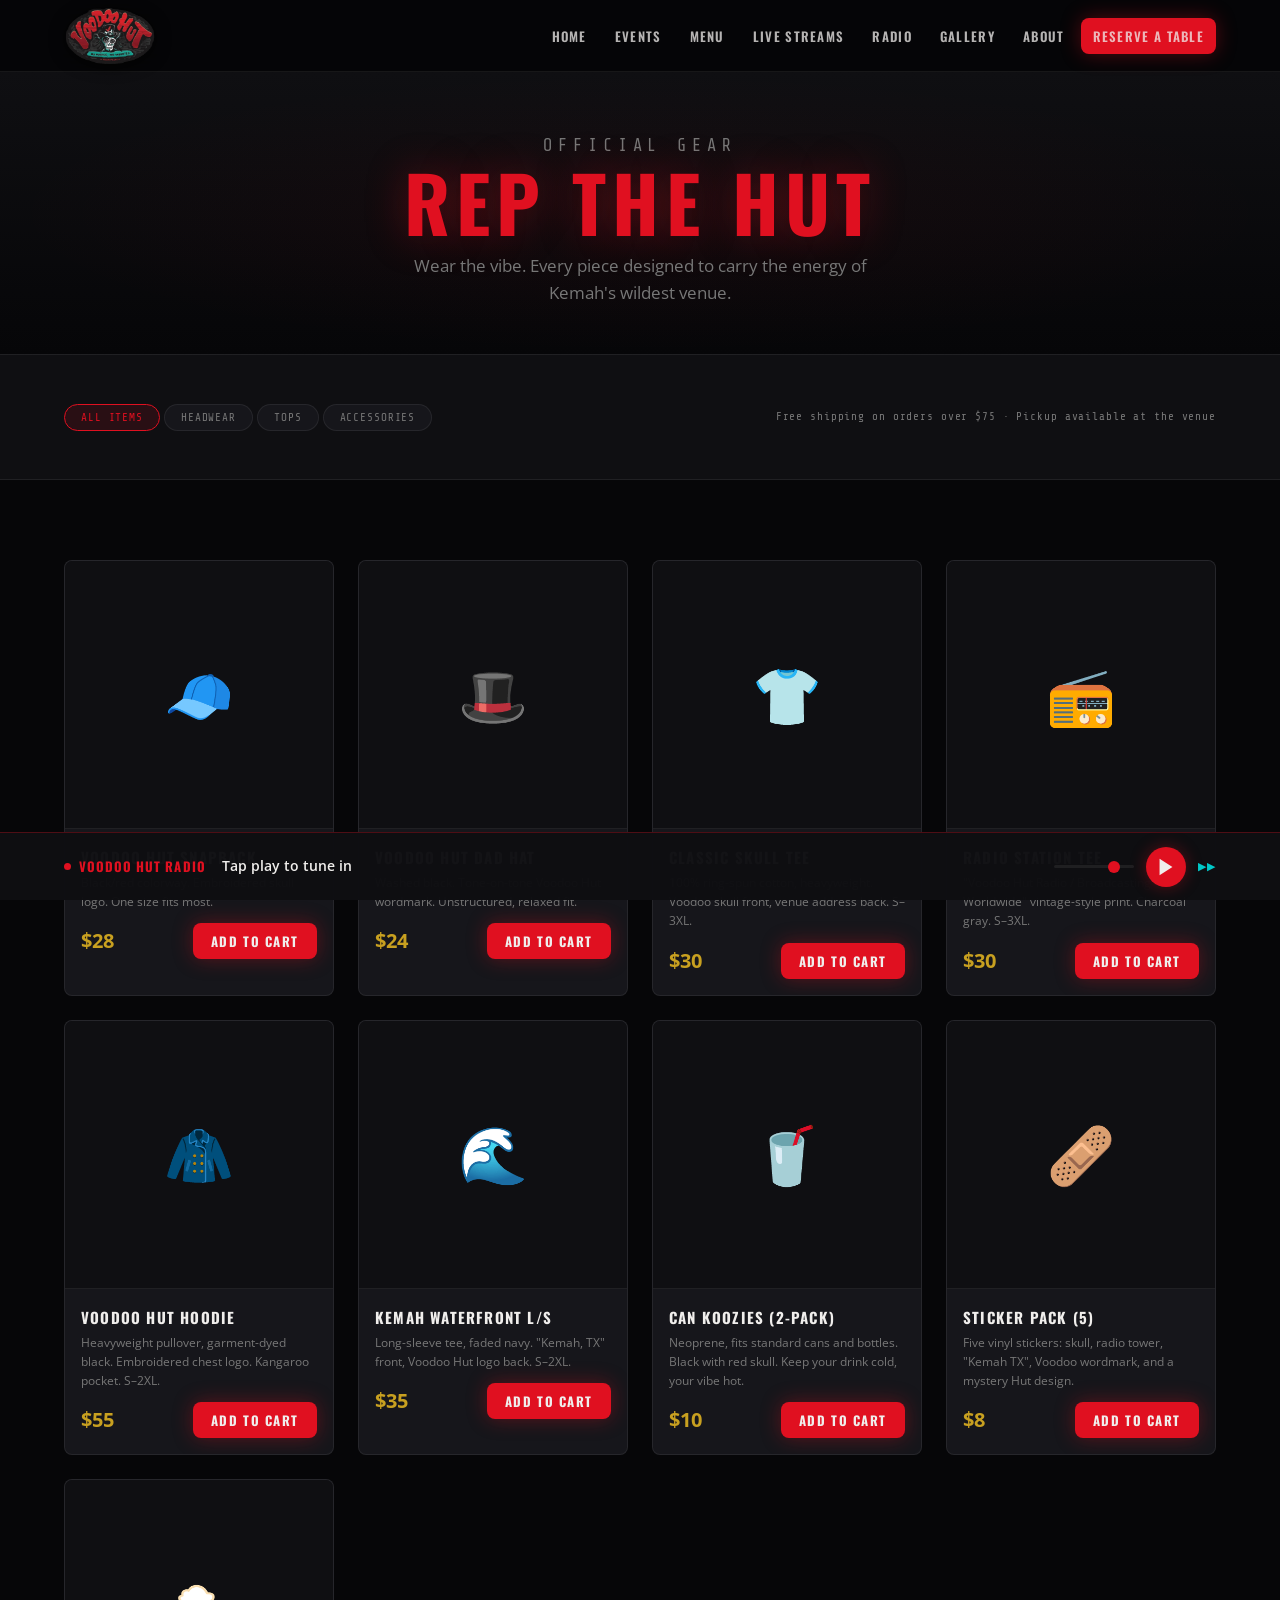
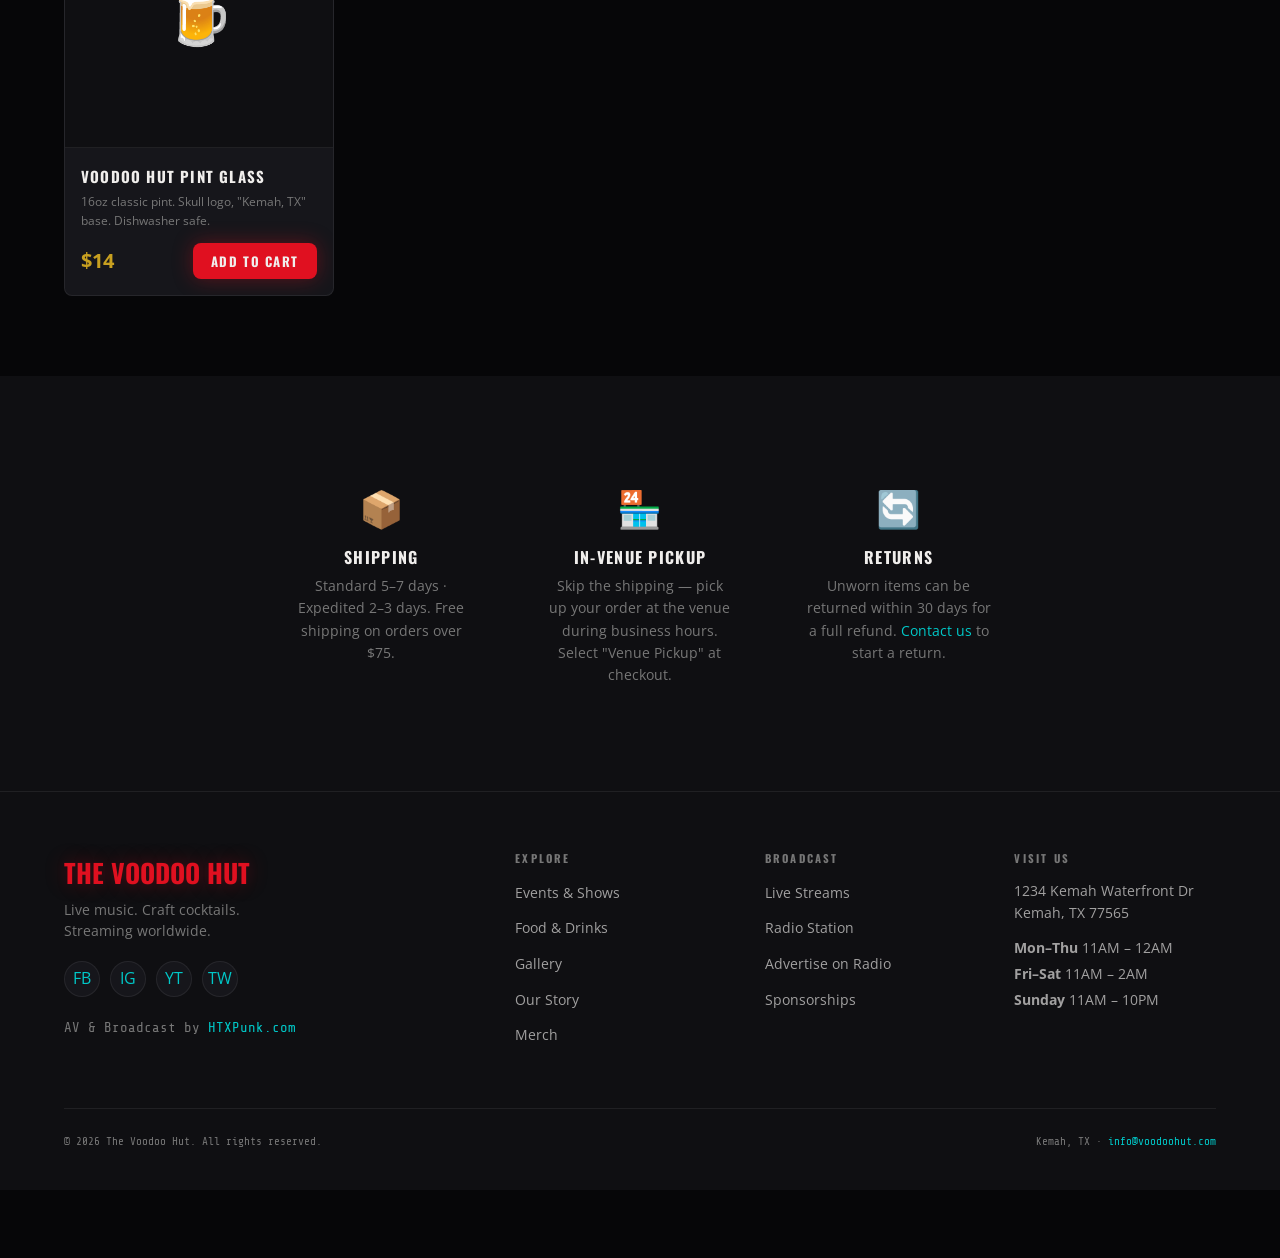
<file: website/merch.html>
<!DOCTYPE html>
<html lang="en">
<head>
  <meta charset="UTF-8" />
  <meta name="viewport" content="width=device-width, initial-scale=1.0" />
  <title>Merch — The Voodoo Hut | Official Gear | Kemah, TX</title>
  <meta name="description" content="Official Voodoo Hut merchandise. Hats, tees, hoodies, and more — all carrying the vibe of Kemah's wildest live music venue." />
  <meta property="og:title" content="Merch — The Voodoo Hut" />
  <meta property="og:type" content="website" />
  <link rel="preconnect" href="https://fonts.googleapis.com" />
  <link rel="preconnect" href="https://fonts.gstatic.com" crossorigin />
  <link href="https://fonts.googleapis.com/css2?family=Oswald:wght@400;500;600;700&family=Open+Sans:wght@400;500;600&family=Share+Tech+Mono&display=swap" rel="stylesheet" />
  <link rel="stylesheet" href="assets/css/style.css" />
</head>
<body>

  <nav id="main-nav" class="main-nav" aria-label="Main navigation">
    <div class="nav-inner container">
      <a href="index.html" class="nav-logo-wrap" aria-label="The VooDoo Hut — Home"><img src="assets/images/logo.png" alt="VooDoo Hut" class="logo-img" /></a>
      <ul class="nav-links" role="list">
        <li><a href="index.html"   class="nav-link">Home</a></li>
        <li><a href="events.html"  class="nav-link">Events</a></li>
        <li><a href="menu.html"    class="nav-link">Menu</a></li>
        <li><a href="live.html"    class="nav-link">Live Streams</a></li>
        <li><a href="radio.html"   class="nav-link">Radio</a></li>
        <li><a href="gallery.html" class="nav-link">Gallery</a></li>
        <li><a href="about.html"   class="nav-link">About</a></li>
        <li><a href="contact.html" class="nav-link btn btn-primary btn-sm">Reserve a Table</a></li>
      </ul>
      <button id="hamburger" class="hamburger" aria-label="Open menu" aria-expanded="false">&#9776;</button>
    </div>
  </nav>
  <div id="mobile-menu" class="mobile-menu">
    <ul role="list">
      <li><a href="index.html"   class="mobile-nav-link">Home</a></li>
      <li><a href="events.html"  class="mobile-nav-link">Events</a></li>
      <li><a href="menu.html"    class="mobile-nav-link">Menu</a></li>
      <li><a href="live.html"    class="mobile-nav-link">Live Streams</a></li>
      <li><a href="radio.html"   class="mobile-nav-link">Radio</a></li>
      <li><a href="gallery.html" class="mobile-nav-link">Gallery</a></li>
      <li><a href="about.html"   class="mobile-nav-link">About</a></li>
      <li><a href="contact.html" class="mobile-nav-link">Contact</a></li>
    </ul>
  </div>

  <header class="page-header">
    <div class="container">
      <p class="section-eyebrow">Official Gear</p>
      <h1 class="page-header-title">Rep the Hut</h1>
      <p class="page-header-sub">Wear the vibe. Every piece designed to carry the energy of Kemah's wildest venue.</p>
    </div>
  </header>

  <!-- MERCH INTRO -->
  <section class="section-sm" style="background:var(--dark);border-bottom:1px solid var(--border);">
    <div class="container">
      <div class="merch-intro-bar">
        <div class="merch-filters">
          <button class="filter-pill active" data-merch-filter="all">All Items</button>
          <button class="filter-pill" data-merch-filter="headwear">Headwear</button>
          <button class="filter-pill" data-merch-filter="tops">Tops</button>
          <button class="filter-pill" data-merch-filter="accessories">Accessories</button>
        </div>
        <p class="merch-shipping-note">Free shipping on orders over $75 · Pickup available at the venue</p>
      </div>
    </div>
  </section>

  <!-- MERCH GRID -->
  <section class="section" aria-label="Merchandise">
    <div class="container">
      <div class="merch-grid">

        <div class="merch-card fade-in" data-merch-cat="headwear">
          <div class="merch-img" aria-label="Voodoo Hut Snapback Hat">🧢</div>
          <div class="merch-body">
            <div class="merch-name">Voodoo Hut Snapback</div>
            <p class="merch-desc">Black/red colorway. Embroidered skull logo. One size fits most.</p>
            <div class="merch-footer">
              <span class="merch-price">$28</span>
              <button class="btn btn-primary btn-sm merch-add-btn" data-product="Voodoo Hut Snapback" data-price="28">Add to Cart</button>
            </div>
          </div>
        </div>

        <div class="merch-card fade-in" data-merch-cat="headwear">
          <div class="merch-img" aria-label="Voodoo Hut Dad Hat">🎩</div>
          <div class="merch-body">
            <div class="merch-name">Voodoo Hut Dad Hat</div>
            <p class="merch-desc">Washed black. Tone-on-tone Voodoo Hut wordmark. Unstructured, relaxed fit.</p>
            <div class="merch-footer">
              <span class="merch-price">$24</span>
              <button class="btn btn-primary btn-sm merch-add-btn" data-product="Voodoo Hut Dad Hat" data-price="24">Add to Cart</button>
            </div>
          </div>
        </div>

        <div class="merch-card fade-in" data-merch-cat="tops">
          <div class="merch-img" aria-label="Voodoo Hut Classic Tee">👕</div>
          <div class="merch-body">
            <div class="merch-name">Classic Skull Tee</div>
            <p class="merch-desc">100% ring-spun cotton, heavyweight. Voodoo skull front, venue address back. S–3XL.</p>
            <div class="merch-footer">
              <span class="merch-price">$30</span>
              <button class="btn btn-primary btn-sm merch-add-btn" data-product="Classic Skull Tee" data-price="30">Add to Cart</button>
            </div>
          </div>
        </div>

        <div class="merch-card fade-in" data-merch-cat="tops">
          <div class="merch-img" aria-label="Voodoo Hut Radio Tee">📻</div>
          <div class="merch-body">
            <div class="merch-name">Radio Station Tee</div>
            <p class="merch-desc">"Voodoo Hut Radio / Broadcasting Worldwide" vintage-style print. Charcoal gray. S–3XL.</p>
            <div class="merch-footer">
              <span class="merch-price">$30</span>
              <button class="btn btn-primary btn-sm merch-add-btn" data-product="Radio Station Tee" data-price="30">Add to Cart</button>
            </div>
          </div>
        </div>

        <div class="merch-card fade-in" data-merch-cat="tops">
          <div class="merch-img" aria-label="Voodoo Hut Hoodie">🧥</div>
          <div class="merch-body">
            <div class="merch-name">Voodoo Hut Hoodie</div>
            <p class="merch-desc">Heavyweight pullover, garment-dyed black. Embroidered chest logo. Kangaroo pocket. S–2XL.</p>
            <div class="merch-footer">
              <span class="merch-price">$55</span>
              <button class="btn btn-primary btn-sm merch-add-btn" data-product="Voodoo Hut Hoodie" data-price="55">Add to Cart</button>
            </div>
          </div>
        </div>

        <div class="merch-card fade-in" data-merch-cat="tops">
          <div class="merch-img" aria-label="Kemah Waterfront Long Sleeve">🌊</div>
          <div class="merch-body">
            <div class="merch-name">Kemah Waterfront L/S</div>
            <p class="merch-desc">Long-sleeve tee, faded navy. "Kemah, TX" front, Voodoo Hut logo back. S–2XL.</p>
            <div class="merch-footer">
              <span class="merch-price">$35</span>
              <button class="btn btn-primary btn-sm merch-add-btn" data-product="Kemah Waterfront L/S" data-price="35">Add to Cart</button>
            </div>
          </div>
        </div>

        <div class="merch-card fade-in" data-merch-cat="accessories">
          <div class="merch-img" aria-label="Voodoo Hut Koozies">🥤</div>
          <div class="merch-body">
            <div class="merch-name">Can Koozies (2-pack)</div>
            <p class="merch-desc">Neoprene, fits standard cans and bottles. Black with red skull. Keep your drink cold, your vibe hot.</p>
            <div class="merch-footer">
              <span class="merch-price">$10</span>
              <button class="btn btn-primary btn-sm merch-add-btn" data-product="Can Koozies 2-pack" data-price="10">Add to Cart</button>
            </div>
          </div>
        </div>

        <div class="merch-card fade-in" data-merch-cat="accessories">
          <div class="merch-img" aria-label="Voodoo Hut Sticker Pack">🩹</div>
          <div class="merch-body">
            <div class="merch-name">Sticker Pack (5)</div>
            <p class="merch-desc">Five vinyl stickers: skull, radio tower, "Kemah TX", Voodoo wordmark, and a mystery Hut design.</p>
            <div class="merch-footer">
              <span class="merch-price">$8</span>
              <button class="btn btn-primary btn-sm merch-add-btn" data-product="Sticker Pack" data-price="8">Add to Cart</button>
            </div>
          </div>
        </div>

        <div class="merch-card fade-in" data-merch-cat="accessories">
          <div class="merch-img" aria-label="Voodoo Hut Pint Glass">🍺</div>
          <div class="merch-body">
            <div class="merch-name">Voodoo Hut Pint Glass</div>
            <p class="merch-desc">16oz classic pint. Skull logo, "Kemah, TX" base. Dishwasher safe.</p>
            <div class="merch-footer">
              <span class="merch-price">$14</span>
              <button class="btn btn-primary btn-sm merch-add-btn" data-product="Voodoo Hut Pint Glass" data-price="14">Add to Cart</button>
            </div>
          </div>
        </div>

      </div>
    </div>
  </section>

  <!-- CART SIDEBAR PLACEHOLDER -->
  <div id="cart-toast" class="cart-toast" role="status" aria-live="polite"></div>

  <!-- ABOUT THE MERCH -->
  <section class="section section-dark" aria-label="Merch info">
    <div class="container container-narrow">
      <div class="merch-info-grid fade-in">
        <div class="merch-info-item">
          <span class="merch-info-icon" aria-hidden="true">📦</span>
          <h3 class="merch-info-title">Shipping</h3>
          <p class="merch-info-desc">Standard 5–7 days · Expedited 2–3 days. Free shipping on orders over $75.</p>
        </div>
        <div class="merch-info-item">
          <span class="merch-info-icon" aria-hidden="true">🏪</span>
          <h3 class="merch-info-title">In-Venue Pickup</h3>
          <p class="merch-info-desc">Skip the shipping — pick up your order at the venue during business hours. Select "Venue Pickup" at checkout.</p>
        </div>
        <div class="merch-info-item">
          <span class="merch-info-icon" aria-hidden="true">🔄</span>
          <h3 class="merch-info-title">Returns</h3>
          <p class="merch-info-desc">Unworn items can be returned within 30 days for a full refund. <a href="contact.html?topic=general">Contact us</a> to start a return.</p>
        </div>
      </div>
    </div>
  </section>

  <footer class="footer" role="contentinfo">
    <div class="container">
      <div class="footer-grid">
        <div class="footer-brand">
          <div class="footer-logo">THE <span>VOODOO</span> HUT</div>
          <p class="footer-tagline">Live music. Craft cocktails.<br>Streaming worldwide.</p>
          <div class="footer-social">
            <a href="#" class="social-link" aria-label="Facebook">FB</a>
            <a href="#" class="social-link" aria-label="Instagram">IG</a>
            <a href="#" class="social-link" aria-label="YouTube">YT</a>
            <a href="#" class="social-link" aria-label="Twitch">TW</a>
          </div>
          <p class="footer-credit">AV &amp; Broadcast by <a href="https://htxpunk.com" target="_blank" rel="noopener">HTXPunk.com</a></p>
        </div>
        <div class="footer-col">
          <h4 class="footer-heading">Explore</h4>
          <ul class="footer-links" role="list">
            <li><a href="events.html">Events &amp; Shows</a></li>
            <li><a href="menu.html">Food &amp; Drinks</a></li>
            <li><a href="gallery.html">Gallery</a></li>
            <li><a href="about.html">Our Story</a></li>
            <li><a href="merch.html">Merch</a></li>
          </ul>
        </div>
        <div class="footer-col">
          <h4 class="footer-heading">Broadcast</h4>
          <ul class="footer-links" role="list">
            <li><a href="live.html">Live Streams</a></li>
            <li><a href="radio.html">Radio Station</a></li>
            <li><a href="contact.html?topic=advertising">Advertise on Radio</a></li>
            <li><a href="contact.html?topic=sponsorship">Sponsorships</a></li>
          </ul>
        </div>
        <div class="footer-col">
          <h4 class="footer-heading">Visit Us</h4>
          <address class="footer-address">
            <p>1234 Kemah Waterfront Dr<br>Kemah, TX 77565</p>
          </address>
          <div class="footer-hours">
            <p><strong>Mon–Thu</strong> 11AM – 12AM</p>
            <p><strong>Fri–Sat</strong> 11AM – 2AM</p>
            <p><strong>Sunday</strong> 11AM – 10PM</p>
          </div>
        </div>
      </div>
      <div class="footer-bottom">
        <p>&copy; 2026 The Voodoo Hut. All rights reserved.</p>
        <p>Kemah, TX · <a href="mailto:info@voodoohut.com">info@voodoohut.com</a></p>
      </div>
    </div>
  </footer>

  <div id="radio-player" class="radio-player" role="region" aria-label="Radio player">
    <div class="radio-player-inner">
      <div class="radio-player-brand">
        <span class="live-dot" aria-hidden="true"></span>
        <span class="radio-player-name">Voodoo Hut Radio</span>
      </div>
      <div class="radio-player-track">
        <span id="now-playing">Tap play to tune in</span>
      </div>
      <div class="radio-player-controls">
        <input id="radio-volume" type="range" min="0" max="1" step="0.05" value="0.8" class="radio-volume" aria-label="Volume" />
        <button id="radio-play" class="radio-play-btn" aria-label="Play radio">
          <svg viewBox="0 0 24 24" width="22" height="22" fill="currentColor"><polygon points="5,3 19,12 5,21"/></svg>
        </button>
        <a href="radio.html" class="radio-player-link" aria-label="Go to radio page">&#9654;&#9654;</a>
      </div>
    </div>
  </div>

  <script src="assets/js/main.js"></script>
  <script>
    // Merch filter
    document.querySelectorAll('[data-merch-filter]').forEach(pill => {
      pill.addEventListener('click', () => {
        document.querySelectorAll('[data-merch-filter]').forEach(p => p.classList.remove('active'));
        pill.classList.add('active');
        const f = pill.dataset.merchFilter;
        document.querySelectorAll('[data-merch-cat]').forEach(card => {
          card.style.display = (f === 'all' || card.dataset.merchCat === f) ? '' : 'none';
        });
      });
    });

    // Cart toast
    let cart = [];
    document.querySelectorAll('.merch-add-btn').forEach(btn => {
      btn.addEventListener('click', () => {
        const product = btn.dataset.product;
        const price   = parseFloat(btn.dataset.price);
        cart.push({ product, price });

        const total = cart.reduce((s, i) => s + i.price, 0);
        const toast = document.getElementById('cart-toast');
        toast.textContent = `${product} added · Cart: ${cart.length} item${cart.length > 1 ? 's' : ''} ($${total})`;
        toast.classList.add('show');
        setTimeout(() => toast.classList.remove('show'), 3000);
      });
    });
  </script>
  <script src="assets/js/easter-eggs.js"></script>
</body>
</html>
</file>
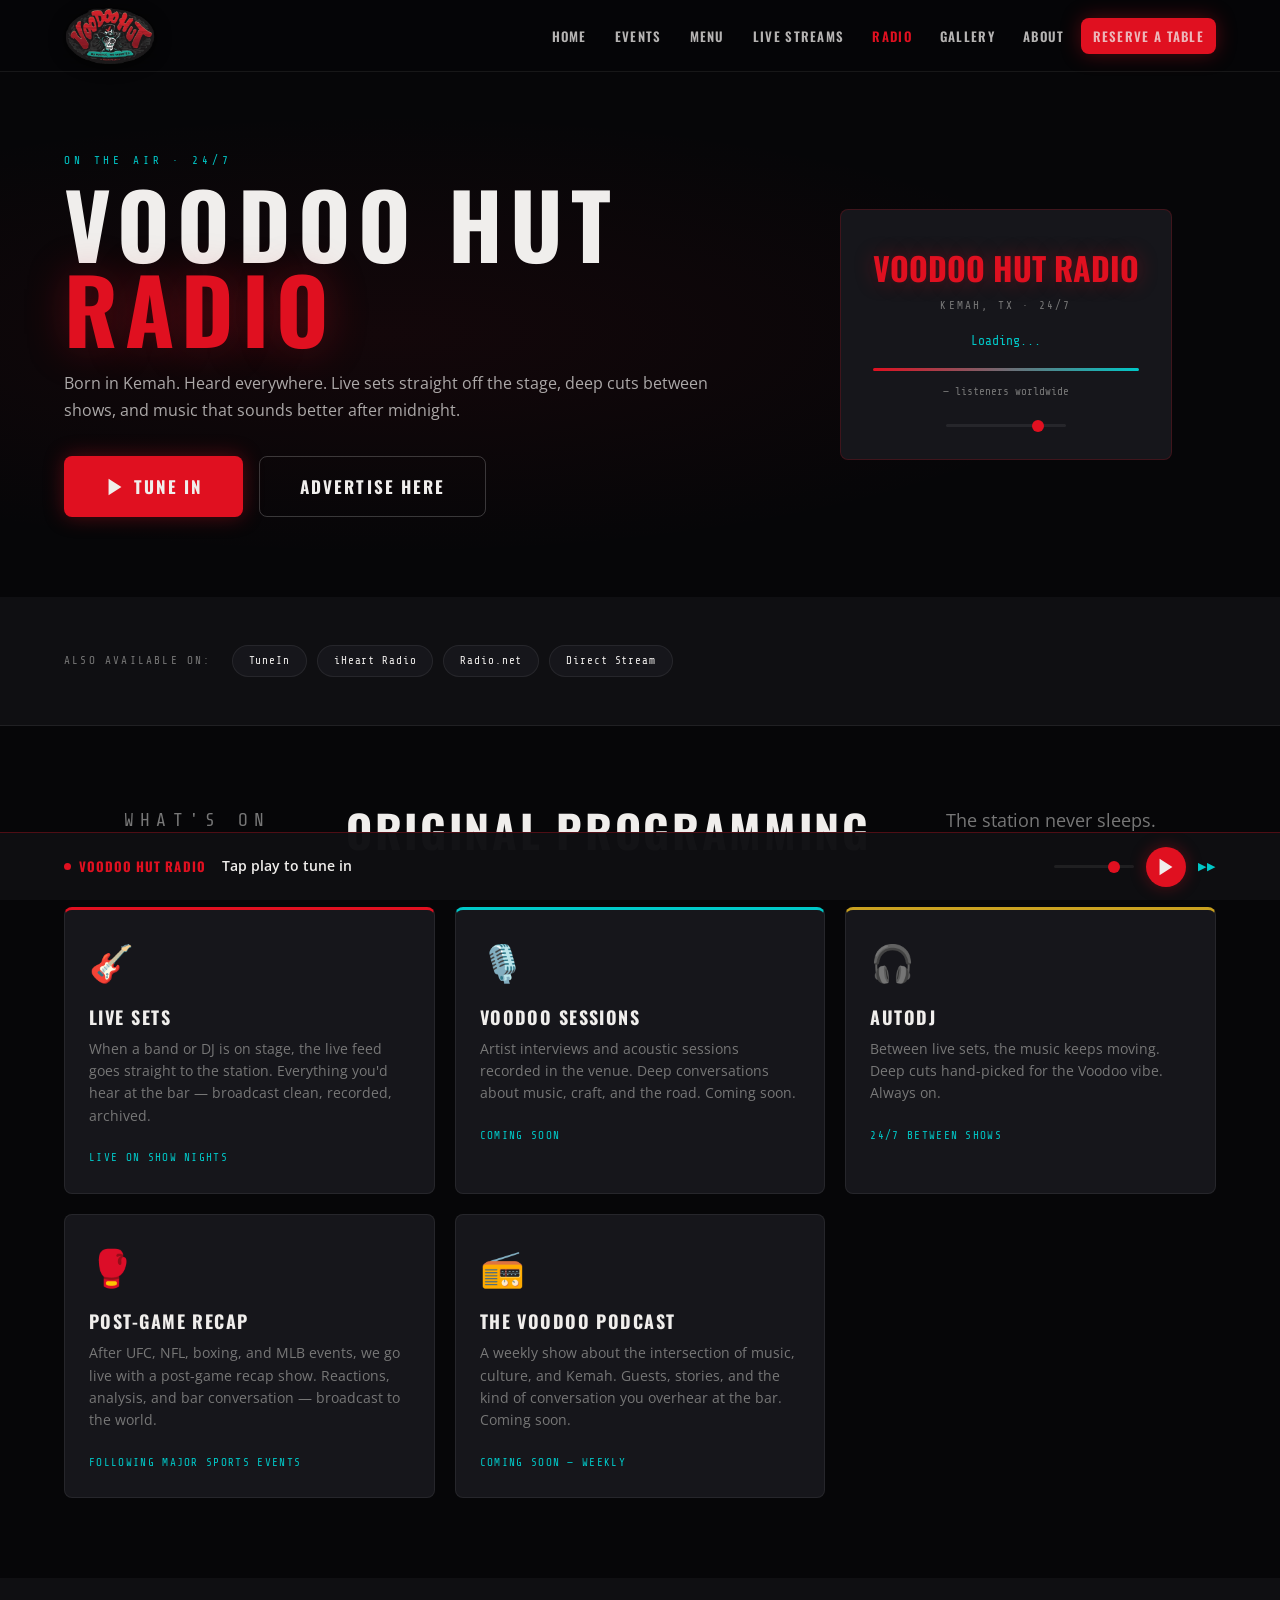
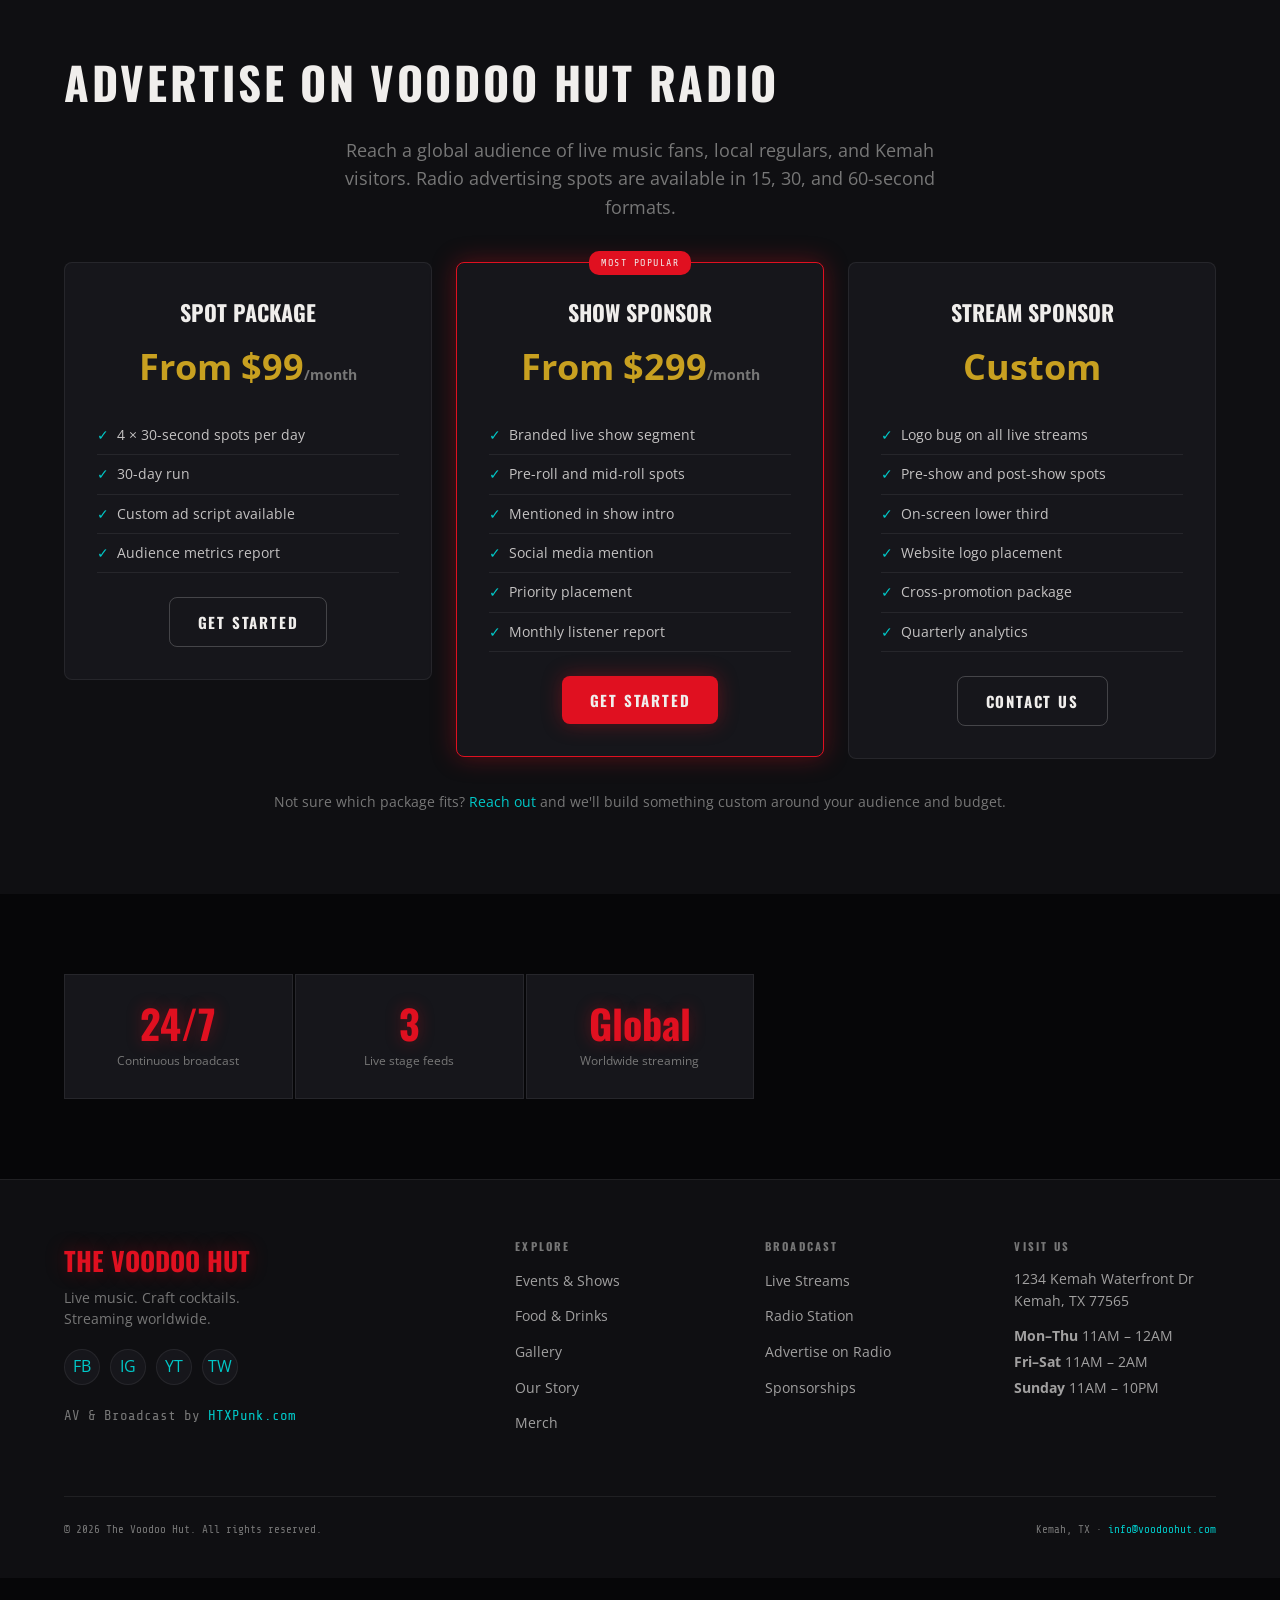
<file: website/radio.html>
<!DOCTYPE html>
<html lang="en">
<head>
  <meta charset="UTF-8" />
  <meta name="viewport" content="width=device-width, initial-scale=1.0" />
  <title>Voodoo Hut Radio — 24/7 Internet Radio | Kemah, TX</title>
  <meta name="description" content="Voodoo Hut Radio streams 24/7 worldwide. Live sets, curated music, original programming, podcasts, sports recaps, and artist interviews — all from Kemah, TX." />
  <meta property="og:title" content="Voodoo Hut Radio — 24/7 Internet Radio" />
  <meta property="og:type" content="website" />
  <link rel="preconnect" href="https://fonts.googleapis.com" />
  <link rel="preconnect" href="https://fonts.gstatic.com" crossorigin />
  <link href="https://fonts.googleapis.com/css2?family=Oswald:wght@400;500;600;700&family=Open+Sans:wght@400;500;600&family=Share+Tech+Mono&display=swap" rel="stylesheet" />
  <link rel="stylesheet" href="assets/css/style.css" />
</head>
<body>

  <nav id="main-nav" class="main-nav" aria-label="Main navigation">
    <div class="nav-inner container">
      <a href="index.html" class="nav-logo-wrap" aria-label="The VooDoo Hut — Home"><img src="assets/images/logo.png" alt="VooDoo Hut" class="logo-img" /></a>
      <ul class="nav-links" role="list">
        <li><a href="index.html"   class="nav-link">Home</a></li>
        <li><a href="events.html"  class="nav-link">Events</a></li>
        <li><a href="menu.html"    class="nav-link">Menu</a></li>
        <li><a href="live.html"    class="nav-link">Live Streams</a></li>
        <li><a href="radio.html"   class="nav-link">Radio</a></li>
        <li><a href="gallery.html" class="nav-link">Gallery</a></li>
        <li><a href="about.html"   class="nav-link">About</a></li>
        <li><a href="contact.html" class="nav-link btn btn-primary btn-sm">Reserve a Table</a></li>
      </ul>
      <button id="hamburger" class="hamburger" aria-label="Open menu" aria-expanded="false">&#9776;</button>
    </div>
  </nav>
  <div id="mobile-menu" class="mobile-menu">
    <ul role="list">
      <li><a href="index.html"   class="mobile-nav-link">Home</a></li>
      <li><a href="events.html"  class="mobile-nav-link">Events</a></li>
      <li><a href="menu.html"    class="mobile-nav-link">Menu</a></li>
      <li><a href="live.html"    class="mobile-nav-link">Live Streams</a></li>
      <li><a href="radio.html"   class="mobile-nav-link">Radio</a></li>
      <li><a href="gallery.html" class="mobile-nav-link">Gallery</a></li>
      <li><a href="about.html"   class="mobile-nav-link">About</a></li>
      <li><a href="contact.html" class="mobile-nav-link">Contact</a></li>
    </ul>
  </div>

  <!-- RADIO HERO -->
  <section class="radio-hero" aria-label="Voodoo Hut Radio">
    <div class="container">
      <div class="radio-hero-layout">
        <div class="radio-hero-text">
          <p class="section-eyebrow"><span class="live-dot"></span> On the Air · 24/7</p>
          <h1 class="radio-hero-title">Voodoo Hut<br><span>Radio</span></h1>
          <p class="radio-hero-sub">Born in Kemah. Heard everywhere. Live sets straight off the stage, deep cuts between shows, and music that sounds better after midnight.</p>
          <div class="radio-hero-ctas">
            <button id="radio-play" class="btn btn-primary btn-lg" aria-label="Play radio">
              <svg viewBox="0 0 24 24" width="22" height="22" fill="currentColor" style="flex-shrink:0"><polygon points="5,3 19,12 5,21"/></svg>
              Tune In
            </button>
            <a href="#advertise" class="btn btn-outline btn-lg">Advertise Here</a>
          </div>
        </div>

        <div class="radio-player-large fade-in">
          <div class="radio-station-name">VOODOO HUT RADIO</div>
          <p class="radio-mono-text" style="font-size:11px;letter-spacing:.2em;color:var(--muted);margin-bottom:1rem;">KEMAH, TX · 24/7</p>
          <div class="radio-now-playing-info" id="radio-now-playing-large">Loading...</div>
          <div class="radio-progress-bar">
            <div class="radio-progress-fill"></div>
          </div>
          <div class="radio-listeners" id="radio-listeners">— listeners worldwide</div>
          <div style="display:flex;gap:.75rem;justify-content:center;margin-top:1.5rem;">
            <input id="radio-volume" type="range" min="0" max="1" step="0.05" value="0.8" class="radio-volume" aria-label="Volume" style="width:120px;" />
          </div>
        </div>
      </div>
    </div>
  </section>

  <!-- LISTEN ON -->
  <section class="section-sm" style="background:var(--dark);border-bottom:1px solid var(--border);">
    <div class="container">
      <div class="listen-on-bar">
        <span class="listen-on-label">Also available on:</span>
        <div class="listen-on-links">
          <a href="#" class="listen-on-btn" aria-label="Listen on TuneIn">TuneIn</a>
          <a href="#" class="listen-on-btn" aria-label="Listen on iHeart">iHeart Radio</a>
          <a href="#" class="listen-on-btn" aria-label="Listen on Radio.net">Radio.net</a>
          <a href="https://radio.voodoo-hut.com:8000/stream" class="listen-on-btn" aria-label="Direct Icecast stream">Direct Stream</a>
        </div>
      </div>
    </div>
  </section>

  <!-- PROGRAMMING -->
  <section class="section" aria-labelledby="programming-heading">
    <div class="container">
      <div class="section-header">
        <p class="section-eyebrow">What's On</p>
        <h2 class="section-title" id="programming-heading">Original Programming</h2>
        <p style="color:var(--muted);max-width:600px;margin:0 auto;">The station never sleeps.</p>
      </div>

      <div class="programming-grid fade-in">

        <div class="program-card card card-red">
          <div class="card-body">
            <div class="program-icon" aria-hidden="true">🎸</div>
            <h3 class="program-name">Live Sets</h3>
            <p class="program-desc">When a band or DJ is on stage, the live feed goes straight to the station. Everything you'd hear at the bar — broadcast clean, recorded, archived.</p>
            <span class="program-schedule">Live on show nights</span>
          </div>
        </div>

        <div class="program-card card card-cyan">
          <div class="card-body">
            <div class="program-icon" aria-hidden="true">🎙️</div>
            <h3 class="program-name">Voodoo Sessions</h3>
            <p class="program-desc">Artist interviews and acoustic sessions recorded in the venue. Deep conversations about music, craft, and the road. Coming soon.</p>
            <span class="program-schedule">Coming soon</span>
          </div>
        </div>

        <div class="program-card card card-gold">
          <div class="card-body">
            <div class="program-icon" aria-hidden="true">🎧</div>
            <h3 class="program-name">AutoDJ</h3>
            <p class="program-desc">Between live sets, the music keeps moving. Deep cuts hand-picked for the Voodoo vibe. Always on.</p>
            <span class="program-schedule">24/7 between shows</span>
          </div>
        </div>

        <div class="program-card card">
          <div class="card-body">
            <div class="program-icon" aria-hidden="true">🥊</div>
            <h3 class="program-name">Post-Game Recap</h3>
            <p class="program-desc">After UFC, NFL, boxing, and MLB events, we go live with a post-game recap show. Reactions, analysis, and bar conversation — broadcast to the world.</p>
            <span class="program-schedule">Following major sports events</span>
          </div>
        </div>

        <div class="program-card card">
          <div class="card-body">
            <div class="program-icon" aria-hidden="true">📻</div>
            <h3 class="program-name">The Voodoo Podcast</h3>
            <p class="program-desc">A weekly show about the intersection of music, culture, and Kemah. Guests, stories, and the kind of conversation you overhear at the bar. Coming soon.</p>
            <span class="program-schedule">Coming soon — weekly</span>
          </div>
        </div>

      </div>
    </div>
  </section>

  <!-- ADVERTISE -->
  <section class="section section-dark" id="advertise" aria-labelledby="advertise-heading">
    <div class="container">
      <div class="section-header">
        <h2 class="section-title" id="advertise-heading">Advertise on Voodoo Hut Radio</h2>
        <p style="color:var(--muted);max-width:600px;margin:0 auto;">Reach a global audience of live music fans, local regulars, and Kemah visitors. Radio advertising spots are available in 15, 30, and 60-second formats.</p>
      </div>

      <div class="ad-tiers-grid fade-in">

        <div class="sponsor-tier">
          <div class="tier-name">Spot Package</div>
          <div class="tier-price">From $99<span style="font-size:14px;color:var(--muted)">/month</span></div>
          <ul>
            <li>4 × 30-second spots per day</li>
            <li>30-day run</li>
            <li>Custom ad script available</li>
            <li>Audience metrics report</li>
          </ul>
          <a href="contact.html?topic=advertising" class="btn btn-outline">Get Started</a>
        </div>

        <div class="sponsor-tier featured">
          <div class="tier-badge">Most Popular</div>
          <div class="tier-name">Show Sponsor</div>
          <div class="tier-price">From $299<span style="font-size:14px;color:var(--muted)">/month</span></div>
          <ul>
            <li>Branded live show segment</li>
            <li>Pre-roll and mid-roll spots</li>
            <li>Mentioned in show intro</li>
            <li>Social media mention</li>
            <li>Priority placement</li>
            <li>Monthly listener report</li>
          </ul>
          <a href="contact.html?topic=advertising" class="btn btn-primary">Get Started</a>
        </div>

        <div class="sponsor-tier">
          <div class="tier-name">Stream Sponsor</div>
          <div class="tier-price">Custom</div>
          <ul>
            <li>Logo bug on all live streams</li>
            <li>Pre-show and post-show spots</li>
            <li>On-screen lower third</li>
            <li>Website logo placement</li>
            <li>Cross-promotion package</li>
            <li>Quarterly analytics</li>
          </ul>
          <a href="contact.html?topic=sponsorship" class="btn btn-outline">Contact Us</a>
        </div>

      </div>

      <div class="ad-contact-note fade-in">
        <p>Not sure which package fits? <a href="contact.html?topic=advertising">Reach out</a> and we'll build something custom around your audience and budget.</p>
      </div>
    </div>
  </section>

  <!-- STATS -->
  <section class="section" aria-label="Station stats">
    <div class="container">
      <div class="stats-row fade-in">
        <div class="stat-block">
          <span class="stat-big">24/7</span>
          <span class="stat-desc">Continuous broadcast</span>
        </div>
        <div class="stat-block">
          <span class="stat-big">3</span>
          <span class="stat-desc">Live stage feeds</span>
        </div>
        <div class="stat-block">
          <span class="stat-big">Global</span>
          <span class="stat-desc">Worldwide streaming</span>
        </div>
      </div>
    </div>
  </section>

  <footer class="footer" role="contentinfo">
    <div class="container">
      <div class="footer-grid">
        <div class="footer-brand">
          <div class="footer-logo">THE <span>VOODOO</span> HUT</div>
          <p class="footer-tagline">Live music. Craft cocktails.<br>Streaming worldwide.</p>
          <div class="footer-social">
            <a href="#" class="social-link" aria-label="Facebook">FB</a>
            <a href="#" class="social-link" aria-label="Instagram">IG</a>
            <a href="#" class="social-link" aria-label="YouTube">YT</a>
            <a href="#" class="social-link" aria-label="Twitch">TW</a>
          </div>
          <p class="footer-credit">AV &amp; Broadcast by <a href="https://htxpunk.com" target="_blank" rel="noopener">HTXPunk.com</a></p>
        </div>
        <div class="footer-col">
          <h4 class="footer-heading">Explore</h4>
          <ul class="footer-links" role="list">
            <li><a href="events.html">Events &amp; Shows</a></li>
            <li><a href="menu.html">Food &amp; Drinks</a></li>
            <li><a href="gallery.html">Gallery</a></li>
            <li><a href="about.html">Our Story</a></li>
            <li><a href="merch.html">Merch</a></li>
          </ul>
        </div>
        <div class="footer-col">
          <h4 class="footer-heading">Broadcast</h4>
          <ul class="footer-links" role="list">
            <li><a href="live.html">Live Streams</a></li>
            <li><a href="radio.html">Radio Station</a></li>
            <li><a href="contact.html?topic=advertising">Advertise on Radio</a></li>
            <li><a href="contact.html?topic=sponsorship">Sponsorships</a></li>
          </ul>
        </div>
        <div class="footer-col">
          <h4 class="footer-heading">Visit Us</h4>
          <address class="footer-address">
            <p>1234 Kemah Waterfront Dr<br>Kemah, TX 77565</p>
          </address>
          <div class="footer-hours">
            <p><strong>Mon–Thu</strong> 11AM – 12AM</p>
            <p><strong>Fri–Sat</strong> 11AM – 2AM</p>
            <p><strong>Sunday</strong> 11AM – 10PM</p>
          </div>
        </div>
      </div>
      <div class="footer-bottom">
        <p>&copy; 2026 The Voodoo Hut. All rights reserved.</p>
        <p>Kemah, TX · <a href="mailto:info@voodoohut.com">info@voodoohut.com</a></p>
      </div>
    </div>
  </footer>

  <div id="radio-player" class="radio-player" role="region" aria-label="Radio player">
    <div class="radio-player-inner">
      <div class="radio-player-brand">
        <span class="live-dot" aria-hidden="true"></span>
        <span class="radio-player-name">Voodoo Hut Radio</span>
      </div>
      <div class="radio-player-track">
        <span id="now-playing">Tap play to tune in</span>
      </div>
      <div class="radio-player-controls">
        <input id="radio-volume-bar" type="range" min="0" max="1" step="0.05" value="0.8" class="radio-volume" aria-label="Volume" />
        <button id="radio-play-bar" class="radio-play-btn" aria-label="Play radio">
          <svg viewBox="0 0 24 24" width="22" height="22" fill="currentColor"><polygon points="5,3 19,12 5,21"/></svg>
        </button>
        <a href="radio.html" class="radio-player-link" aria-label="Go to radio page">&#9654;&#9654;</a>
      </div>
    </div>
  </div>

  <script src="assets/js/main.js"></script>
  <script>
    // Sync now-playing to the large player display
    const largeNP = document.getElementById('radio-now-playing-large');
    const barNP   = document.getElementById('now-playing');
    if (largeNP && barNP) {
      new MutationObserver(() => {
        largeNP.textContent = barNP.textContent;
      }).observe(barNP, { childList: true, characterData: true, subtree: true });
    }

    // Fetch listener count
    fetch('https://radio.voodoo-hut.com/api/nowplaying/1')
      .then(r => r.json())
      .then(data => {
        const count = data?.listeners?.current || 0;
        const el = document.getElementById('radio-listeners');
        if (el && count > 0) el.textContent = count.toLocaleString() + ' listeners worldwide';
      })
      .catch(() => {});
  </script>
  <script src="assets/js/easter-eggs.js"></script>
</body>
</html>
</file>
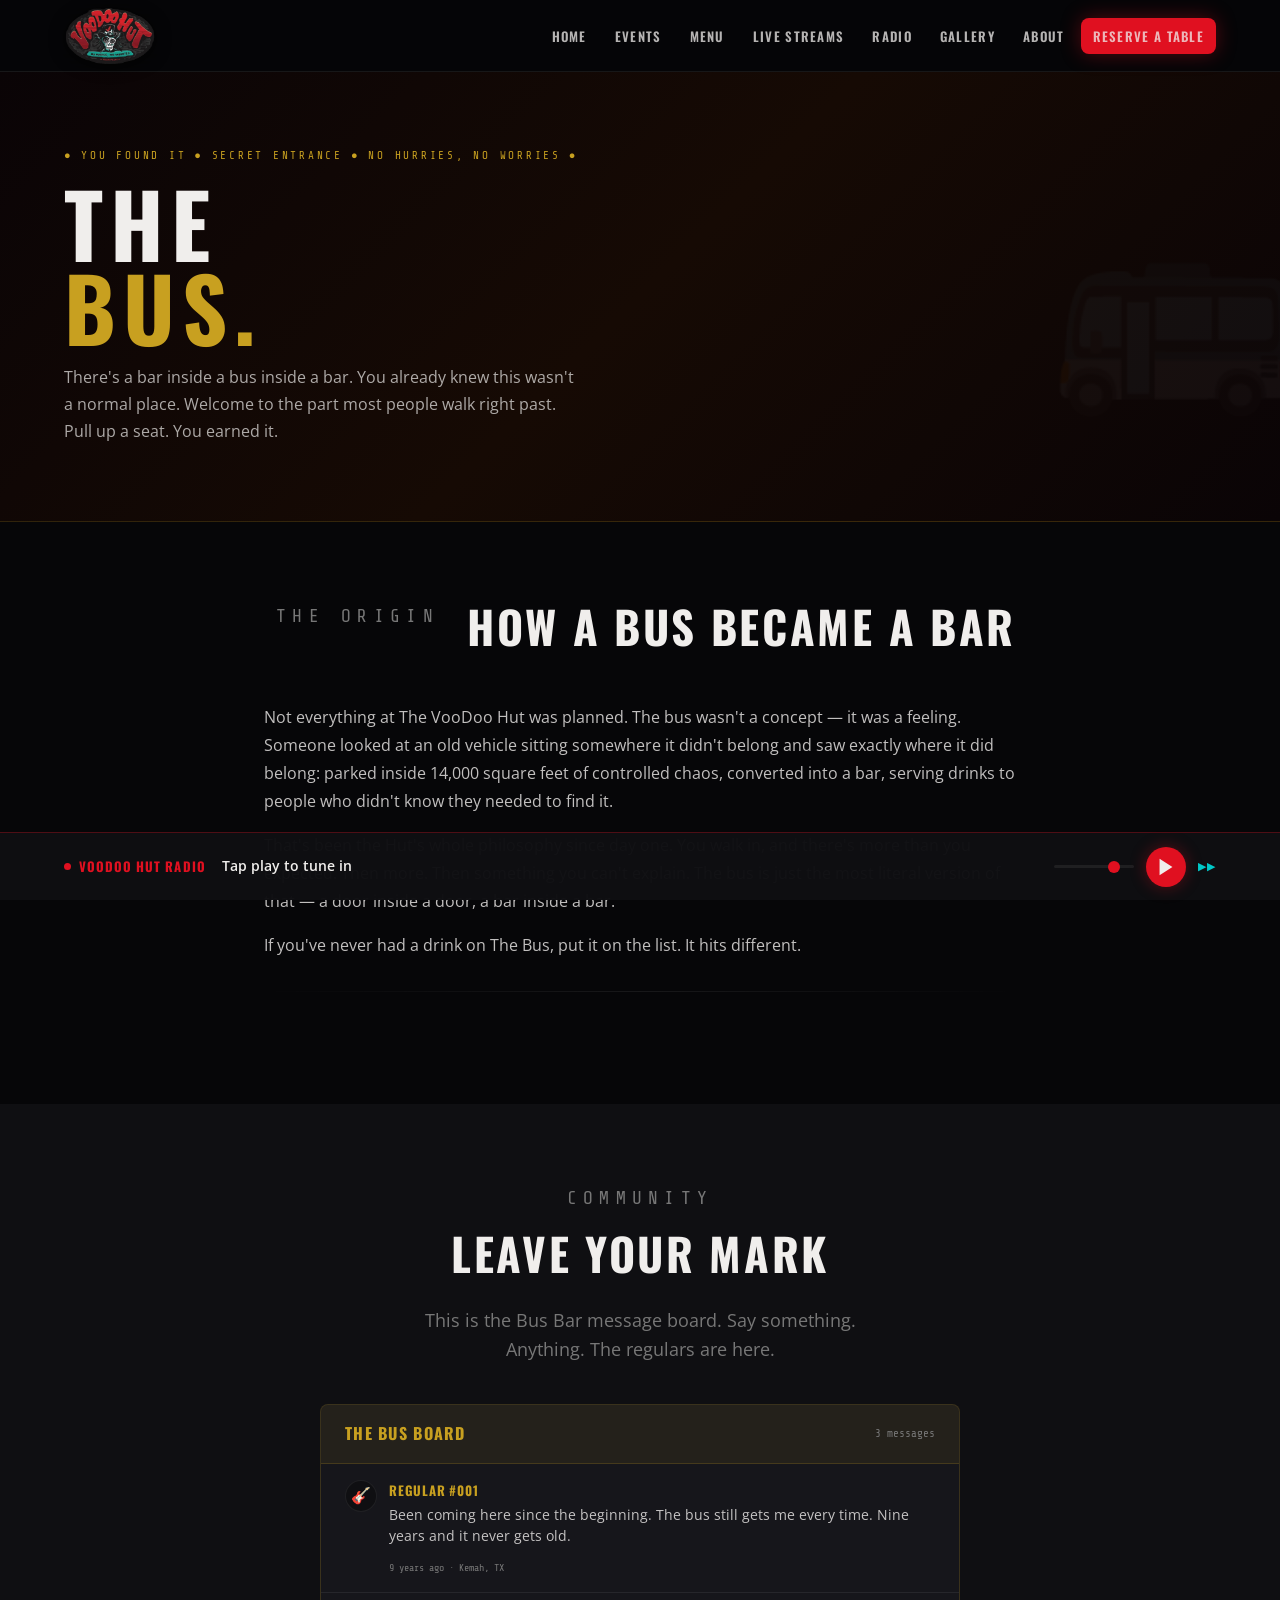
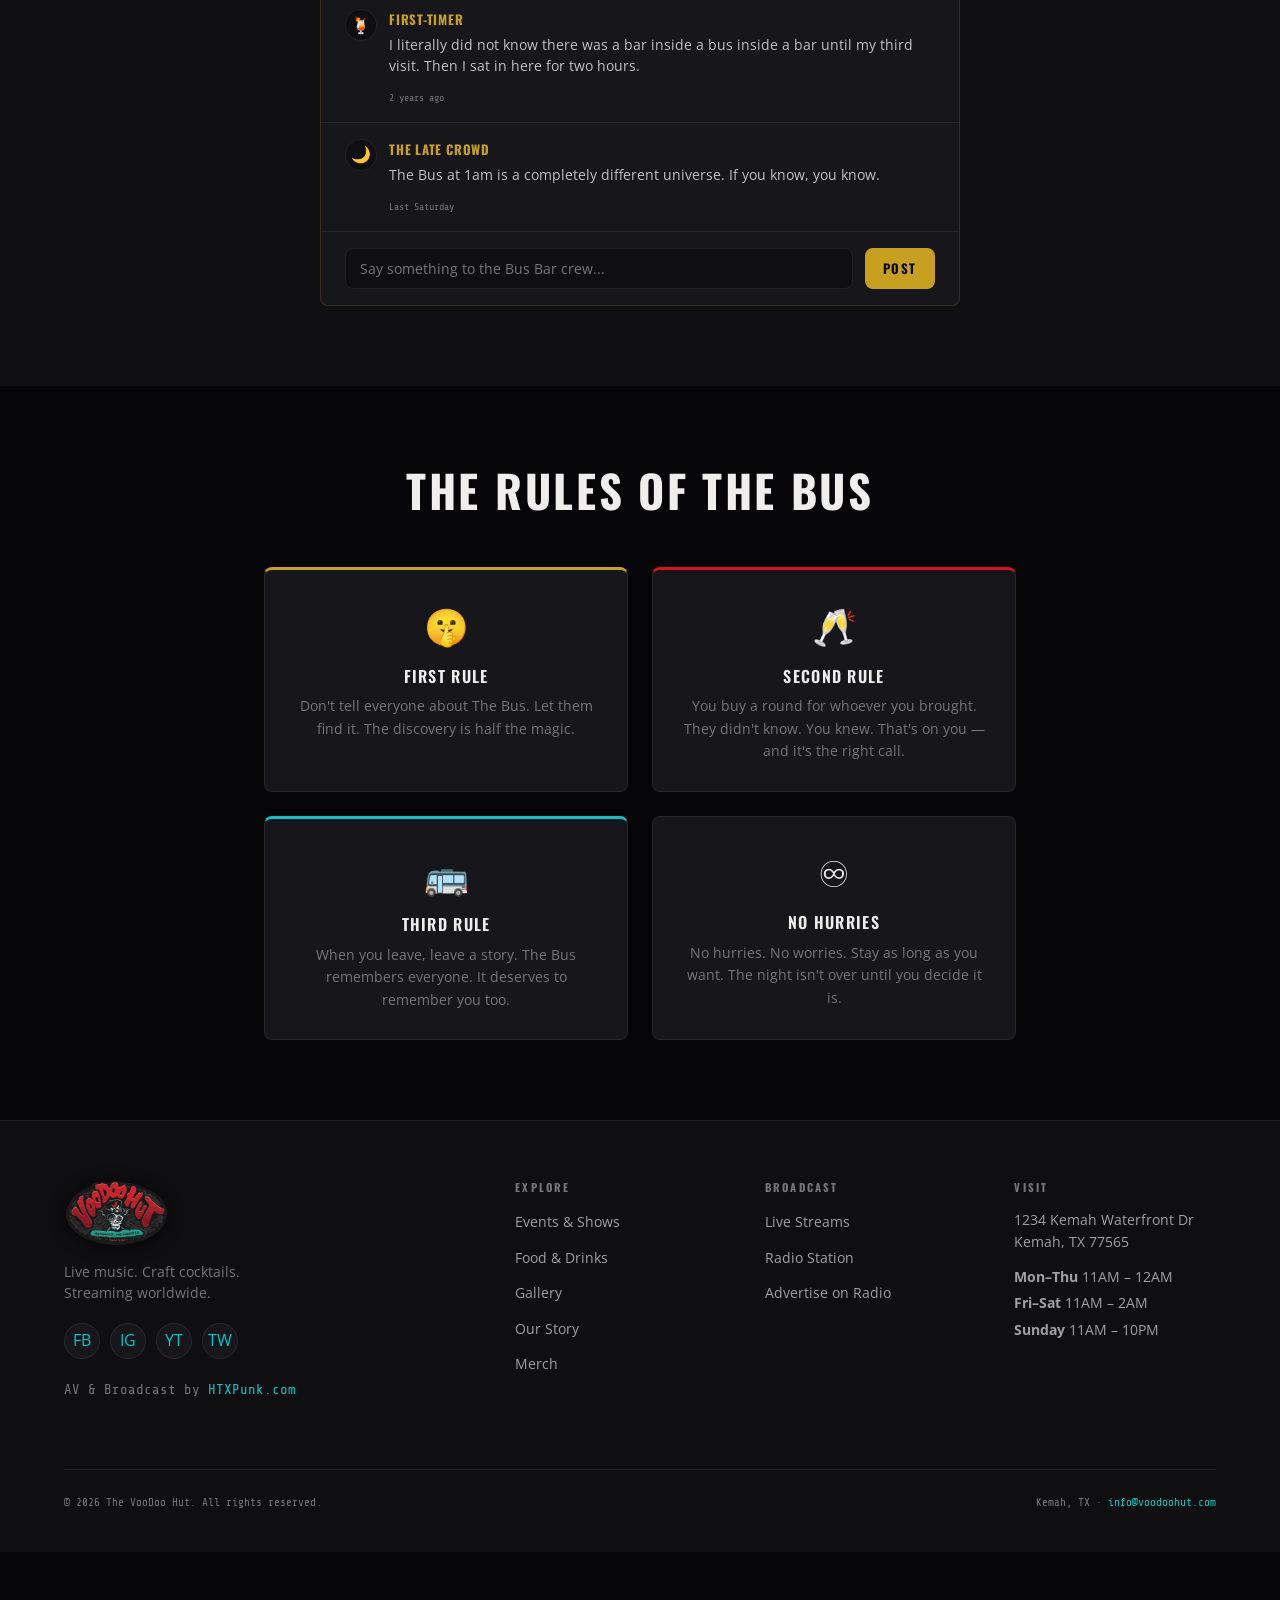
<file: website/the-bus.html>
<!DOCTYPE html>
<html lang="en">
<head>
  <meta charset="UTF-8" />
  <meta name="viewport" content="width=device-width, initial-scale=1.0" />
  <title>The Bus — VooDoo Hut | Kemah, TX</title>
  <meta name="robots" content="noindex,nofollow" />
  <link rel="preconnect" href="https://fonts.googleapis.com" />
  <link rel="preconnect" href="https://fonts.gstatic.com" crossorigin />
  <link href="https://fonts.googleapis.com/css2?family=Oswald:wght@400;600;700&family=Open+Sans:wght@400;600&family=Share+Tech+Mono&display=swap" rel="stylesheet" />
  <link rel="stylesheet" href="assets/css/style.css" />
</head>
<body>

  <nav id="main-nav" class="main-nav" aria-label="Main navigation">
    <div class="nav-inner container">
      <a href="index.html" class="nav-logo-wrap" aria-label="The Voodoo Hut — Home">
        <img src="assets/images/logo.png" alt="VooDoo Hut" class="logo-img" />
      </a>
      <ul class="nav-links" role="list">
        <li><a href="index.html"   class="nav-link">Home</a></li>
        <li><a href="events.html"  class="nav-link">Events</a></li>
        <li><a href="menu.html"    class="nav-link">Menu</a></li>
        <li><a href="live.html"    class="nav-link">Live Streams</a></li>
        <li><a href="radio.html"   class="nav-link">Radio</a></li>
        <li><a href="gallery.html" class="nav-link">Gallery</a></li>
        <li><a href="about.html"   class="nav-link">About</a></li>
        <li><a href="contact.html" class="nav-link btn btn-primary btn-sm">Reserve a Table</a></li>
      </ul>
      <button id="hamburger" class="hamburger" aria-label="Open menu" aria-expanded="false">&#9776;</button>
    </div>
  </nav>
  <div id="mobile-menu" class="mobile-menu">
    <ul role="list">
      <li><a href="index.html"   class="mobile-nav-link">Home</a></li>
      <li><a href="events.html"  class="mobile-nav-link">Events</a></li>
      <li><a href="menu.html"    class="mobile-nav-link">Menu</a></li>
      <li><a href="live.html"    class="mobile-nav-link">Live Streams</a></li>
      <li><a href="radio.html"   class="mobile-nav-link">Radio</a></li>
      <li><a href="gallery.html" class="mobile-nav-link">Gallery</a></li>
      <li><a href="about.html"   class="mobile-nav-link">About</a></li>
      <li><a href="contact.html" class="mobile-nav-link">Contact</a></li>
    </ul>
  </div>

  <!-- HERO -->
  <section class="bus-hero" aria-labelledby="bus-heading">
    <div class="container">
      <div class="bus-marquee">
        <span>&#9679;</span>
        <span>You found it</span>
        <span>&#9679;</span>
        <span>Secret entrance</span>
        <span>&#9679;</span>
        <span>No hurries, no worries</span>
        <span>&#9679;</span>
      </div>
      <h1 class="bus-title" id="bus-heading">THE<br><em>BUS.</em></h1>
      <p class="bus-sub">There's a bar inside a bus inside a bar. You already knew this wasn't a normal place. Welcome to the part most people walk right past. Pull up a seat. You earned it.</p>
    </div>
  </section>

  <!-- THE STORY -->
  <section class="section" aria-labelledby="bus-story-heading">
    <div class="container container-narrow">
      <div class="section-header" style="text-align:left;">
        <p class="section-eyebrow">The Origin</p>
        <h2 class="section-title" id="bus-story-heading">How a Bus Became a Bar</h2>
      </div>
      <div class="body-text fade-in">
        <p>Not everything at The VooDoo Hut was planned. The bus wasn't a concept — it was a feeling. Someone looked at an old vehicle sitting somewhere it didn't belong and saw exactly where it did belong: parked inside 14,000 square feet of controlled chaos, converted into a bar, serving drinks to people who didn't know they needed to find it.</p>
        <p>That's been the Hut's whole philosophy since day one. You walk in, and there's more than you expected. Then more. Then something you can't explain. The bus is just the most literal version of that — a door inside a door, a bar inside a bar.</p>
        <p>If you've never had a drink on The Bus, put it on the list. It hits different.</p>
      </div>

      <div class="divider"></div>

      <!-- Scavenger hunt clue (shown by JS when radio clue found) -->
      <p id="bus-secret-clue" class="secret-clue" aria-label="Hidden clue" style="display:none;">
        ✦ the spirits have more to say ✦
      </p>
    </div>
  </section>

  <!-- COMMUNITY BOARD -->
  <section class="section section-dark" aria-labelledby="board-heading">
    <div class="container">
      <div class="section-header" style="text-align:center;flex-direction:column;align-items:center;">
        <p class="section-eyebrow">Community</p>
        <h2 class="section-title" id="board-heading">Leave Your Mark</h2>
        <p style="color:var(--muted);max-width:480px;margin:0 auto;">This is the Bus Bar message board. Say something. Anything. The regulars are here.</p>
      </div>

      <div class="bus-board fade-in" style="max-width:640px;margin:0 auto;">
        <div class="bus-board-header">
          <span class="bus-board-title">The Bus Board</span>
          <span style="font-family:var(--font-mono);font-size:11px;color:var(--muted);" id="msg-count">— messages</span>
        </div>

        <ul class="bus-messages" id="bus-messages" role="list" aria-live="polite">
          <!-- Seed messages (always shown) -->
          <li class="bus-message">
            <div class="bus-msg-avatar" aria-hidden="true">🎸</div>
            <div class="bus-msg-body">
              <p class="bus-msg-name">Regular #001</p>
              <p class="bus-msg-text">Been coming here since the beginning. The bus still gets me every time. Nine years and it never gets old.</p>
              <p class="bus-msg-time">9 years ago · Kemah, TX</p>
            </div>
          </li>
          <li class="bus-message">
            <div class="bus-msg-avatar" aria-hidden="true">🍹</div>
            <div class="bus-msg-body">
              <p class="bus-msg-name">First-Timer</p>
              <p class="bus-msg-text">I literally did not know there was a bar inside a bus inside a bar until my third visit. Then I sat in here for two hours.</p>
              <p class="bus-msg-time">2 years ago</p>
            </div>
          </li>
          <li class="bus-message">
            <div class="bus-msg-avatar" aria-hidden="true">🌙</div>
            <div class="bus-msg-body">
              <p class="bus-msg-name">The Late Crowd</p>
              <p class="bus-msg-text">The Bus at 1am is a completely different universe. If you know, you know.</p>
              <p class="bus-msg-time">Last Saturday</p>
            </div>
          </li>
        </ul>

        <div class="bus-compose" role="form" aria-label="Leave a message on the Bus Board">
          <input
            id="bus-msg-input"
            type="text"
            maxlength="180"
            placeholder="Say something to the Bus Bar crew..."
            aria-label="Your message"
          />
          <button class="btn btn-gold btn-sm" onclick="postMessage()" aria-label="Post message">Post</button>
        </div>
      </div>
    </div>
  </section>

  <!-- BUS BAR RULES -->
  <section class="section" aria-label="Bus Bar rules">
    <div class="container container-narrow">
      <div class="section-header" style="text-align:center;flex-direction:column;align-items:center;">
        <h2 class="section-title">The Rules of The Bus</h2>
      </div>
      <div class="stages-grid fade-in" style="grid-template-columns:1fr 1fr;">
        <div class="card card-gold">
          <div class="card-body" style="text-align:center;padding:28px;">
            <span style="font-size:36px;display:block;margin-bottom:12px;">🤫</span>
            <h3 style="font-size:16px;text-transform:uppercase;letter-spacing:.08em;margin-bottom:10px;">First rule</h3>
            <p style="font-size:14px;color:var(--muted);">Don't tell everyone about The Bus. Let them find it. The discovery is half the magic.</p>
          </div>
        </div>
        <div class="card card-red">
          <div class="card-body" style="text-align:center;padding:28px;">
            <span style="font-size:36px;display:block;margin-bottom:12px;">🥂</span>
            <h3 style="font-size:16px;text-transform:uppercase;letter-spacing:.08em;margin-bottom:10px;">Second rule</h3>
            <p style="font-size:14px;color:var(--muted);">You buy a round for whoever you brought. They didn't know. You knew. That's on you — and it's the right call.</p>
          </div>
        </div>
        <div class="card card-cyan">
          <div class="card-body" style="text-align:center;padding:28px;">
            <span style="font-size:36px;display:block;margin-bottom:12px;">🚌</span>
            <h3 style="font-size:16px;text-transform:uppercase;letter-spacing:.08em;margin-bottom:10px;">Third rule</h3>
            <p style="font-size:14px;color:var(--muted);">When you leave, leave a story. The Bus remembers everyone. It deserves to remember you too.</p>
          </div>
        </div>
        <div class="card">
          <div class="card-body" style="text-align:center;padding:28px;">
            <span style="font-size:36px;display:block;margin-bottom:12px;">♾️</span>
            <h3 style="font-size:16px;text-transform:uppercase;letter-spacing:.08em;margin-bottom:10px;">No hurries</h3>
            <p style="font-size:14px;color:var(--muted);">No hurries. No worries. Stay as long as you want. The night isn't over until you decide it is.</p>
          </div>
        </div>
      </div>
    </div>
  </section>

  <footer class="footer" role="contentinfo">
    <div class="container">
      <div class="footer-grid">
        <div class="footer-brand">
          <a href="index.html" class="nav-logo-wrap" style="margin-bottom:16px;">
            <img src="assets/images/logo.png" alt="VooDoo Hut" class="logo-img" style="height:64px;" />
          </a>
          <p class="footer-tagline">Live music. Craft cocktails.<br>Streaming worldwide.</p>
          <div class="footer-social">
            <a href="#" class="social-link" aria-label="Facebook">FB</a>
            <a href="#" class="social-link" aria-label="Instagram">IG</a>
            <a href="#" class="social-link" aria-label="YouTube">YT</a>
            <a href="#" class="social-link" aria-label="Twitch">TW</a>
          </div>
          <p class="footer-credit">AV &amp; Broadcast by <a href="https://htxpunk.com" target="_blank" rel="noopener">HTXPunk.com</a></p>
        </div>
        <div class="footer-col">
          <h4 class="footer-heading">Explore</h4>
          <ul class="footer-links" role="list">
            <li><a href="events.html">Events &amp; Shows</a></li>
            <li><a href="menu.html">Food &amp; Drinks</a></li>
            <li><a href="gallery.html">Gallery</a></li>
            <li><a href="about.html">Our Story</a></li>
            <li><a href="merch.html">Merch</a></li>
          </ul>
        </div>
        <div class="footer-col">
          <h4 class="footer-heading">Broadcast</h4>
          <ul class="footer-links" role="list">
            <li><a href="live.html">Live Streams</a></li>
            <li><a href="radio.html">Radio Station</a></li>
            <li><a href="contact.html?topic=advertising">Advertise on Radio</a></li>
          </ul>
        </div>
        <div class="footer-col">
          <h4 class="footer-heading">Visit</h4>
          <address class="footer-address">
            <p>1234 Kemah Waterfront Dr<br>Kemah, TX 77565</p>
          </address>
          <div class="footer-hours">
            <p><strong>Mon–Thu</strong> 11AM – 12AM</p>
            <p><strong>Fri–Sat</strong> 11AM – 2AM</p>
            <p><strong>Sunday</strong> 11AM – 10PM</p>
          </div>
        </div>
      </div>
      <div class="footer-bottom">
        <p>&copy; 2026 The VooDoo Hut. All rights reserved.</p>
        <p>Kemah, TX · <a href="mailto:info@voodoohut.com">info@voodoohut.com</a></p>
      </div>
    </div>
  </footer>

  <div id="radio-player" class="radio-player" role="region" aria-label="Radio player">
    <div class="radio-player-inner">
      <div class="radio-player-brand">
        <span class="live-dot" aria-hidden="true"></span>
        <span class="radio-player-name">Voodoo Hut Radio</span>
      </div>
      <div class="radio-player-track"><span id="now-playing">Tap play to tune in</span></div>
      <div class="radio-player-controls">
        <input id="radio-volume" type="range" min="0" max="1" step="0.05" value="0.8" class="radio-volume" aria-label="Volume" />
        <button id="radio-play" class="radio-play-btn" aria-label="Play radio">
          <svg viewBox="0 0 24 24" width="22" height="22" fill="currentColor"><polygon points="5,3 19,12 5,21"/></svg>
        </button>
        <a href="radio.html" class="radio-player-link">&#9654;&#9654;</a>
      </div>
    </div>
  </div>

  <script src="assets/js/main.js"></script>
  <script src="assets/js/easter-eggs.js"></script>
  <script>
    /* LocalStorage message board */
    const BOARD_KEY = 'vh_bus_board';
    const AVATARS   = ['🎸','🍹','🌙','🎶','🥂','🔥','💀','🎭','🌊','✨'];
    const SEED_COUNT = 3;

    function getMessages() {
      try { return JSON.parse(localStorage.getItem(BOARD_KEY) || '[]'); }
      catch { return []; }
    }
    function saveMessages(msgs) {
      localStorage.setItem(BOARD_KEY, JSON.stringify(msgs.slice(-50))); // cap at 50
    }

    function renderMessages() {
      const list = document.getElementById('bus-messages');
      const msgs = getMessages();
      // Remove user-added items (keep the 3 seed LIs)
      while (list.children.length > SEED_COUNT) list.removeChild(list.lastChild);
      msgs.forEach(m => {
        const li = document.createElement('li');
        li.className = 'bus-message';
        li.innerHTML = `
          <div class="bus-msg-avatar" aria-hidden="true">${m.avatar}</div>
          <div class="bus-msg-body">
            <p class="bus-msg-name">${escHtml(m.name)}</p>
            <p class="bus-msg-text">${escHtml(m.text)}</p>
            <p class="bus-msg-time">${m.time}</p>
          </div>
        `;
        list.appendChild(li);
      });
      const count = SEED_COUNT + msgs.length;
      document.getElementById('msg-count').textContent = count + ' message' + (count !== 1 ? 's' : '');
    }

    function postMessage() {
      const input = document.getElementById('bus-msg-input');
      const text  = input.value.trim();
      if (!text) return;
      const msgs = getMessages();
      msgs.push({
        avatar: AVATARS[Math.floor(Math.random() * AVATARS.length)],
        name:   'Bus Bar Guest',
        text,
        time:   'Just now',
      });
      saveMessages(msgs);
      input.value = '';
      renderMessages();
      document.getElementById('bus-messages').lastElementChild?.scrollIntoView({ behavior: 'smooth' });
    }

    function escHtml(s) {
      return s.replace(/&/g,'&amp;').replace(/</g,'&lt;').replace(/>/g,'&gt;').replace(/"/g,'&quot;');
    }

    document.getElementById('bus-msg-input')?.addEventListener('keydown', e => {
      if (e.key === 'Enter') postMessage();
    });

    renderMessages();
  </script>
</body>
</html>
</file>
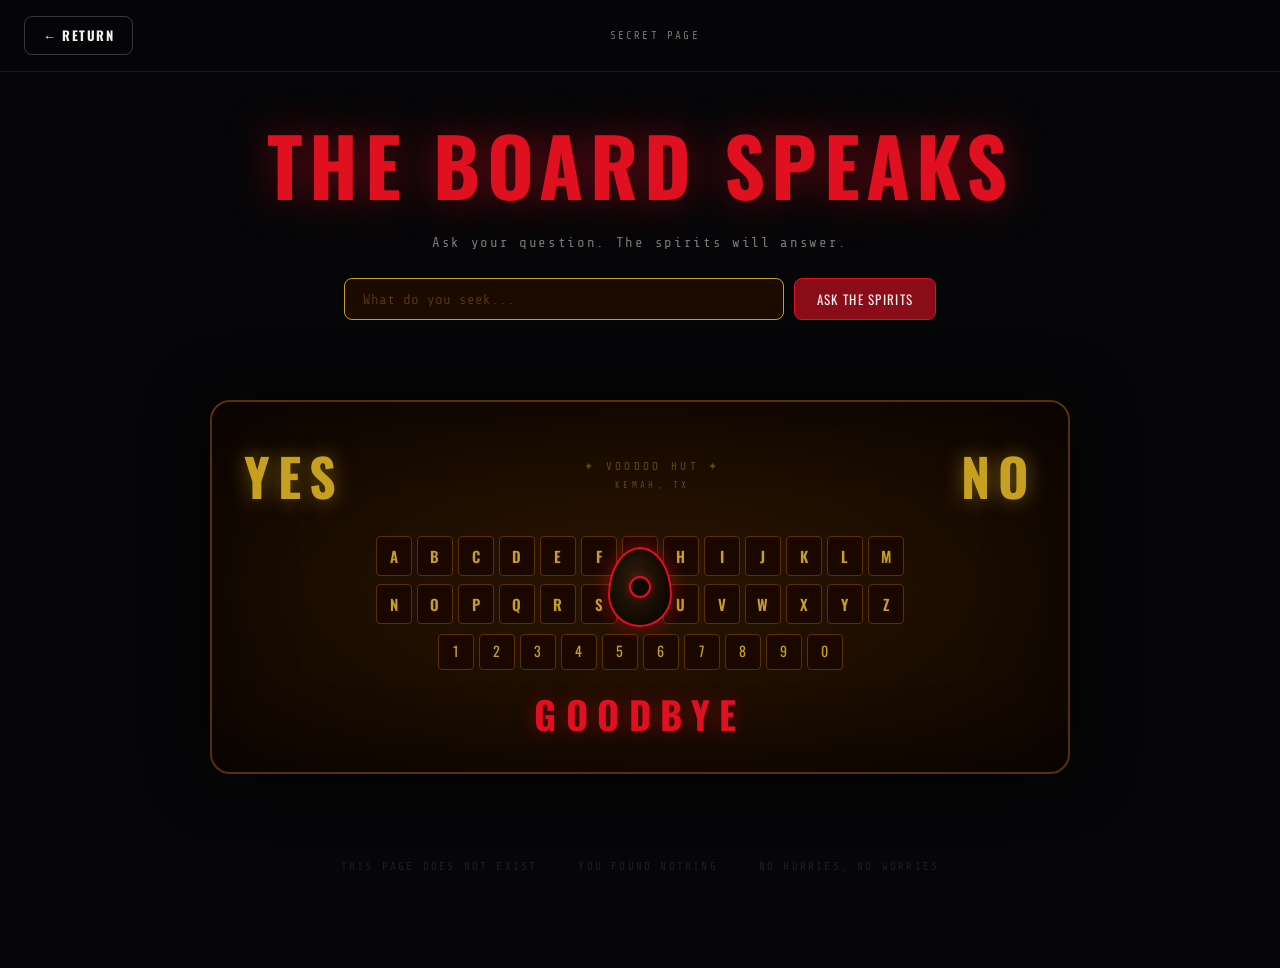
<file: website/secret/ouija.html>
<!DOCTYPE html>
<html lang="en">
<head>
  <meta charset="UTF-8" />
  <meta name="viewport" content="width=device-width, initial-scale=1.0" />
  <title>The Board Speaks — VooDoo Hut</title>
  <meta name="robots" content="noindex,nofollow" />
  <link rel="preconnect" href="https://fonts.googleapis.com" />
  <link rel="preconnect" href="https://fonts.gstatic.com" crossorigin />
  <link href="https://fonts.googleapis.com/css2?family=Oswald:wght@400;600;700&family=Open+Sans:wght@400;600&family=Share+Tech+Mono&display=swap" rel="stylesheet" />
  <link rel="stylesheet" href="../assets/css/style.css" />
  <style>
    /* ── Ouija page overrides ── */
    body {
      background: #060608;
    }

    /* Nav */
    .ouija-nav {
      display: flex;
      align-items: center;
      justify-content: space-between;
      padding: 0 24px;
      height: var(--nav-h);
      background: rgba(6,6,8,.95);
      border-bottom: 1px solid var(--border);
      position: fixed;
      top: 0;
      left: 0;
      right: 0;
      z-index: 1000;
    }
    .ouija-nav-center {
      font-family: var(--font-mono);
      font-size: 11px;
      color: var(--muted);
      letter-spacing: .2em;
      text-transform: uppercase;
    }

    /* Ember particles */
    .ouija-particles {
      position: fixed;
      inset: 0;
      pointer-events: none;
      z-index: 0;
      overflow: hidden;
    }
    .ember {
      position: absolute;
      bottom: -10px;
      border-radius: 50%;
      animation: emberRise linear infinite;
      opacity: 0;
    }
    @keyframes emberRise {
      0%   { transform: translateY(0) translateX(0);   opacity: 0; }
      10%  { opacity: 1; }
      90%  { opacity: .6; }
      100% { transform: translateY(-100vh) translateX(var(--drift)); opacity: 0; }
    }

    /* Hero */
    .ouija-hero {
      text-align: center;
      padding: 48px 24px 24px;
      position: relative;
      z-index: 1;
    }
    .ouija-hero h1 {
      color: var(--red);
      font-size: clamp(36px, 7vw, 80px);
      text-shadow: 0 0 40px rgba(224,16,32,.5);
      margin-bottom: .3em;
    }
    .ouija-sub {
      color: var(--muted);
      font-family: var(--font-mono);
      font-size: 14px;
      letter-spacing: .12em;
      margin-bottom: 1.5rem;
    }

    /* Question form */
    .ouija-form {
      display: flex;
      gap: 10px;
      justify-content: center;
      flex-wrap: wrap;
      margin-bottom: 2.5rem;
      position: relative;
      z-index: 1;
    }
    .ouija-input {
      background: #1a0a00;
      border: 1px solid var(--gold);
      color: var(--white);
      padding: 10px 18px;
      border-radius: var(--radius);
      font-family: var(--font-mono);
      font-size: 14px;
      width: clamp(240px, 40vw, 440px);
      outline: none;
      transition: border-color .2s, box-shadow .2s;
    }
    .ouija-input:focus {
      border-color: var(--red);
      box-shadow: 0 0 12px rgba(224,16,32,.3);
    }
    .ouija-input::placeholder { color: #55340a; }
    .ouija-ask-btn {
      background: var(--red-dark);
      color: var(--white);
      border: 1px solid var(--red);
      padding: 10px 22px;
      border-radius: var(--radius);
      font-family: var(--font-display);
      font-size: 13px;
      letter-spacing: .1em;
      text-transform: uppercase;
      cursor: pointer;
      transition: background .2s, box-shadow .2s;
    }
    .ouija-ask-btn:hover {
      background: var(--red);
      box-shadow: 0 0 16px rgba(224,16,32,.5);
    }
    .ouija-ask-btn:disabled {
      opacity: .5;
      cursor: not-allowed;
    }

    /* Board wrapper */
    .board-section {
      position: relative;
      z-index: 1;
      padding: 0 16px 48px;
    }
    .ouija-board {
      background: radial-gradient(ellipse at center, #2a1500 0%, #0d0500 100%);
      border: 2px solid #5a3000;
      border-radius: 20px;
      max-width: 860px;
      margin: 0 auto;
      padding: 32px 24px 28px;
      box-shadow:
        0 0 60px rgba(0,0,0,.8),
        inset 0 0 80px rgba(0,0,0,.4);
      position: relative;
      overflow: visible;
    }

    /* YES / NO row */
    .yn-row {
      display: flex;
      justify-content: space-between;
      align-items: center;
      margin-bottom: 18px;
      padding: 0 8px;
    }
    .yn-word {
      font-family: var(--font-display);
      font-size: clamp(28px, 5vw, 52px);
      color: var(--gold);
      font-weight: 700;
      letter-spacing: .15em;
      text-shadow: 0 0 20px rgba(200,160,32,.5);
      transition: color .3s, text-shadow .3s;
    }
    .yn-word.active {
      color: var(--red);
      text-shadow: 0 0 30px rgba(224,16,32,.8);
    }
    .board-title-center {
      font-family: var(--font-mono);
      font-size: 11px;
      color: rgba(200,160,32,.4);
      letter-spacing: .3em;
      text-align: center;
    }

    /* Letter rows */
    .letter-arc {
      display: flex;
      flex-wrap: wrap;
      justify-content: center;
      gap: 5px;
      margin-bottom: 8px;
    }
    .letter-tile {
      width: 36px;
      height: 40px;
      display: flex;
      align-items: center;
      justify-content: center;
      background: #1a0800;
      border: 1px solid #5a3000;
      border-radius: 4px;
      font-family: var(--font-display);
      font-size: 15px;
      font-weight: 600;
      color: var(--gold);
      letter-spacing: .05em;
      cursor: default;
      transition: box-shadow .15s, border-color .15s, color .15s;
      user-select: none;
    }
    .letter-tile.active {
      box-shadow: 0 0 20px var(--red);
      border-color: var(--red);
      color: #fff;
    }

    /* Numbers row */
    .number-row {
      display: flex;
      justify-content: center;
      gap: 5px;
      margin: 10px 0;
    }
    .number-tile {
      width: 36px;
      height: 36px;
      display: flex;
      align-items: center;
      justify-content: center;
      background: #1a0800;
      border: 1px solid #5a3000;
      border-radius: 4px;
      font-family: var(--font-display);
      font-size: 14px;
      color: var(--gold);
      transition: box-shadow .15s, border-color .15s, color .15s;
      user-select: none;
    }
    .number-tile.active {
      box-shadow: 0 0 20px var(--red);
      border-color: var(--red);
      color: #fff;
    }

    /* GOODBYE */
    .goodbye-word {
      text-align: center;
      font-family: var(--font-display);
      font-size: clamp(22px, 4vw, 38px);
      color: var(--red);
      font-weight: 700;
      letter-spacing: .25em;
      margin-top: 14px;
      text-shadow: 0 0 20px rgba(224,16,32,.4);
      transition: text-shadow .3s, color .3s;
    }
    .goodbye-word.active {
      text-shadow: 0 0 40px rgba(224,16,32,1);
      color: #ff3040;
    }

    /* Planchette */
    #planchette {
      position: absolute;
      width: 64px;
      height: 80px;
      border-radius: 50% 50% 50% 50% / 60% 60% 40% 40%;
      background: radial-gradient(ellipse at 40% 35%, #2a1a0a, #0a0500);
      border: 2px solid var(--red);
      box-shadow: 0 0 18px rgba(224,16,32,.5), inset 0 0 12px rgba(0,0,0,.6);
      transition: transform 0.7s ease;
      pointer-events: none;
      z-index: 10;
      top: 50%;
      left: 50%;
      transform: translate(-50%, -50%);
      display: flex;
      align-items: center;
      justify-content: center;
    }
    .planchette-eye {
      width: 22px;
      height: 22px;
      border-radius: 50%;
      border: 2px solid var(--red);
      background: rgba(0,0,0,.6);
      box-shadow: 0 0 8px rgba(224,16,32,.5);
    }

    /* Answer display */
    .ouija-answer-display {
      text-align: center;
      margin: 20px 0 0;
      min-height: 40px;
      font-family: var(--font-display);
      font-size: clamp(22px, 4vw, 40px);
      color: var(--red);
      letter-spacing: .35em;
      text-shadow: 0 0 20px rgba(224,16,32,.5);
      position: relative;
      z-index: 1;
    }
    .ouija-answer-display span {
      display: inline-block;
      opacity: 0;
      transform: translateY(8px);
      transition: opacity .3s, transform .3s;
    }
    .ouija-answer-display span.revealed {
      opacity: 1;
      transform: translateY(0);
    }

    /* Ask Again */
    .ouija-again-btn {
      display: none;
      margin: 20px auto 0;
      background: transparent;
      color: var(--red);
      border: 1px solid var(--red);
      padding: 10px 28px;
      border-radius: var(--radius);
      font-family: var(--font-display);
      font-size: 13px;
      letter-spacing: .12em;
      text-transform: uppercase;
      cursor: pointer;
      transition: background .2s, box-shadow .2s;
      position: relative;
      z-index: 1;
    }
    .ouija-again-btn:hover {
      background: rgba(224,16,32,.15);
      box-shadow: 0 0 16px rgba(224,16,32,.35);
    }

    /* Footer flavor */
    .ouija-footer-text {
      font-family: var(--font-mono);
      font-size: 11px;
      color: rgba(255,255,255,.1);
      text-align: center;
      letter-spacing: .2em;
      margin-top: 36px;
      position: relative;
      z-index: 1;
      padding-bottom: 24px;
    }

    /* Responsive */
    @media (max-width: 560px) {
      .letter-tile, .number-tile { width: 28px; height: 34px; font-size: 12px; gap: 3px; }
      .letter-arc, .number-row { gap: 3px; }
    }
  </style>
</head>
<body>

  <!-- Nav -->
  <nav class="ouija-nav" aria-label="Ouija page navigation">
    <a href="../index.html" class="btn btn-outline btn-sm">&#8592; Return</a>
    <span class="ouija-nav-center">SECRET PAGE</span>
    <div style="width:80px;"></div>
  </nav>

  <!-- Ember particles -->
  <div class="ouija-particles" id="ouija-particles" aria-hidden="true"></div>

  <main role="main" style="position:relative;z-index:1;">

    <!-- Hero -->
    <div class="ouija-hero">
      <h1>THE BOARD SPEAKS</h1>
      <p class="ouija-sub">Ask your question. The spirits will answer.</p>
    </div>

    <!-- Question form -->
    <div class="ouija-form">
      <input
        id="ouija-question"
        class="ouija-input"
        type="text"
        placeholder="What do you seek..."
        maxlength="120"
        autocomplete="off"
        aria-label="Your question for the spirits"
      />
      <button id="ouija-ask-btn" class="ouija-ask-btn" aria-label="Ask the Spirits">Ask the Spirits</button>
    </div>

    <!-- Answer letter display -->
    <div id="ouija-answer-display" class="ouija-answer-display" aria-live="polite" aria-atomic="true"></div>

    <!-- Ask Again -->
    <div style="text-align:center;">
      <button id="ouija-again-btn" class="ouija-again-btn">&#8635; Ask Again</button>
    </div>

    <!-- Board -->
    <div class="board-section">
      <div class="ouija-board" id="ouija-board" aria-label="Ouija board">

        <!-- Planchette -->
        <div id="planchette" aria-hidden="true">
          <div class="planchette-eye"></div>
        </div>

        <!-- YES / NO row -->
        <div class="yn-row">
          <div class="yn-word" id="tile-YES">YES</div>
          <div class="board-title-center">✦ VOODOO HUT ✦<br><span style="font-size:9px;">KEMAH, TX</span></div>
          <div class="yn-word" id="tile-NO">NO</div>
        </div>

        <!-- Letters A–M -->
        <div class="letter-arc" id="arc-top">
          <!-- populated by JS -->
        </div>

        <!-- Letters N–Z -->
        <div class="letter-arc" id="arc-bottom">
          <!-- populated by JS -->
        </div>

        <!-- Numbers 1–9, 0 -->
        <div class="number-row" id="number-row">
          <!-- populated by JS -->
        </div>

        <!-- GOODBYE -->
        <div class="goodbye-word" id="tile-GOODBYE">GOODBYE</div>

      </div>
    </div>

    <p class="ouija-footer-text">THIS PAGE DOES NOT EXIST &nbsp;·&nbsp; YOU FOUND NOTHING &nbsp;·&nbsp; NO HURRIES, NO WORRIES</p>

  </main>

  <script>
  (function() {
    /* ── Build board tiles ── */
    const topLetters    = 'ABCDEFGHIJKLM'.split('');
    const bottomLetters = 'NOPQRSTUVWXYZ'.split('');
    const numbers       = ['1','2','3','4','5','6','7','8','9','0'];

    function buildTiles(letters, containerId, prefix) {
      const container = document.getElementById(containerId);
      letters.forEach(ch => {
        const tile = document.createElement('div');
        tile.className = 'letter-tile';
        tile.id = 'tile-' + ch;
        tile.textContent = ch;
        container.appendChild(tile);
      });
    }
    buildTiles(topLetters, 'arc-top', 'tile-');
    buildTiles(bottomLetters, 'arc-bottom', 'tile-');

    const numRow = document.getElementById('number-row');
    numbers.forEach(n => {
      const tile = document.createElement('div');
      tile.className = 'number-tile';
      tile.id = 'tile-' + n;
      tile.textContent = n;
      numRow.appendChild(tile);
    });

    /* ── Ember particles (40, red/gold) ── */
    (function spawnEmbers() {
      const container = document.getElementById('ouija-particles');
      if (!container) return;
      for (let i = 0; i < 40; i++) {
        const e = document.createElement('span');
        e.className = 'ember';
        e.style.left   = Math.random() * 100 + '%';
        e.style.setProperty('--drift', (Math.random() * 100 - 50) + 'px');
        e.style.animationDuration = (7 + Math.random() * 12) + 's';
        e.style.animationDelay    = (Math.random() * 10) + 's';
        const sz = (2 + Math.random() * 3.5) + 'px';
        e.style.width  = sz;
        e.style.height = sz;
        e.style.background = Math.random() > .45 ? 'var(--red)' : 'var(--gold)';
        container.appendChild(e);
      }
    })();

    /* ── Answer map ── */
    const ANSWERS = {
      tonight: 'COME',
      show:    'COME',
      band:    'COME',
      music:   'COME',
      drink:   'THIRSTY',
      bar:     'THIRSTY',
      cocktail:'THIRSTY',
      bus:     'FIND IT',
      voodoo:  'ALWAYS',
      magic:   'ALWAYS',
      secret:  'ALWAYS',
      love:    'KEMAH',
      date:    'KEMAH',
      scared:  'GOOD',
      afraid:  'GOOD',
    };
    const FALLBACKS = ['YES','NO','ALWAYS','SOON','KEMAH','COME','MIDNIGHT'];

    function pickAnswer(question) {
      const q = question.toLowerCase();
      for (const [kw, ans] of Object.entries(ANSWERS)) {
        if (q.includes(kw)) return ans;
      }
      return FALLBACKS[Math.floor(Math.random() * FALLBACKS.length)];
    }

    /* ── Planchette positioning ── */
    const planchette = document.getElementById('planchette');
    const board      = document.getElementById('ouija-board');

    function getTileCenter(tileId) {
      const tile = document.getElementById('tile-' + tileId);
      if (!tile) return null;
      const boardRect = board.getBoundingClientRect();
      const tileRect  = tile.getBoundingClientRect();
      // Position relative to board center (planchette starts at 50%,50%)
      const boardCx = boardRect.left + boardRect.width / 2;
      const boardCy = boardRect.top  + boardRect.height / 2;
      const tileCx  = tileRect.left  + tileRect.width  / 2;
      const tileCy  = tileRect.top   + tileRect.height / 2;
      return {
        x: tileCx - boardCx,
        y: tileCy - boardCy,
      };
    }

    function movePlanchetteTo(tileId) {
      const pos = getTileCenter(tileId);
      if (!pos) return;
      planchette.style.transform = `translate(calc(-50% + ${pos.x}px), calc(-50% + ${pos.y}px))`;
    }

    function centerPlanchette() {
      planchette.style.transform = 'translate(-50%, -50%)';
    }

    /* ── Active tile highlight ── */
    function clearActive() {
      document.querySelectorAll('.letter-tile.active, .number-tile.active, .yn-word.active, .goodbye-word.active')
        .forEach(el => el.classList.remove('active'));
    }

    function activateTile(ch) {
      clearActive();
      const id = 'tile-' + ch;
      const el = document.getElementById(id);
      if (el) el.classList.add('active');
    }

    /* ── SpeechSynthesis ── */
    function speak(text, opts = {}) {
      if (!('speechSynthesis' in window)) return;
      window.speechSynthesis.cancel();
      const u = new SpeechSynthesisUtterance(text);
      u.rate   = opts.rate  ?? 0.6;
      u.pitch  = opts.pitch ?? 0.3;
      u.volume = 1;
      window.speechSynthesis.speak(u);
    }

    /* ── Answer display ── */
    const answerDisplay = document.getElementById('ouija-answer-display');

    function clearAnswerDisplay() {
      answerDisplay.innerHTML = '';
    }

    function revealLetter(ch, index) {
      let span = document.getElementById('answer-char-' + index);
      if (!span) {
        span = document.createElement('span');
        span.id = 'answer-char-' + index;
        span.textContent = ch + ' ';
        answerDisplay.appendChild(span);
      }
      requestAnimationFrame(() => {
        requestAnimationFrame(() => { span.classList.add('revealed'); });
      });
    }

    /* ── Animation sequence ── */
    let animating = false;

    function askQuestion() {
      if (animating) return;
      const question = document.getElementById('ouija-question').value.trim();
      if (!question) return;

      const answer = pickAnswer(question);
      const letters = answer.split('');

      animating = true;
      document.getElementById('ouija-ask-btn').disabled = true;
      document.getElementById('ouija-again-btn').style.display = 'none';
      clearAnswerDisplay();
      clearActive();
      centerPlanchette();

      let delay = 400;
      const STEP = 800;

      letters.forEach((ch, i) => {
        setTimeout(() => {
          // Move planchette
          movePlanchetteTo(ch);
          // Light up tile
          activateTile(ch);
          // Reveal letter in display
          revealLetter(ch, i);
          // Speak letter
          speak(ch, { rate: 0.8, pitch: 0.4 });
        }, delay);
        delay += STEP;
      });

      // After spelling, go to GOODBYE
      setTimeout(() => {
        clearActive();
        movePlanchetteTo('GOODBYE');
        const gbEl = document.getElementById('tile-GOODBYE');
        if (gbEl) gbEl.classList.add('active');
        // Speak full answer
        speak(answer, { rate: 0.6, pitch: 0.3 });
      }, delay + 200);

      // Show Ask Again
      setTimeout(() => {
        animating = false;
        clearActive();
        centerPlanchette();
        document.getElementById('ouija-again-btn').style.display = 'inline-block';
      }, delay + STEP + 1600);
    }

    /* ── Event listeners ── */
    document.getElementById('ouija-ask-btn').addEventListener('click', askQuestion);
    document.getElementById('ouija-question').addEventListener('keydown', function(e) {
      if (e.key === 'Enter') askQuestion();
    });
    document.getElementById('ouija-again-btn').addEventListener('click', function() {
      // Reset
      clearAnswerDisplay();
      clearActive();
      centerPlanchette();
      document.getElementById('ouija-question').value = '';
      document.getElementById('ouija-ask-btn').disabled = false;
      this.style.display = 'none';
      document.getElementById('ouija-question').focus();
    });

  })();
  </script>

  <script src="../assets/js/easter-eggs.js"></script>
</body>
</html>
</file>
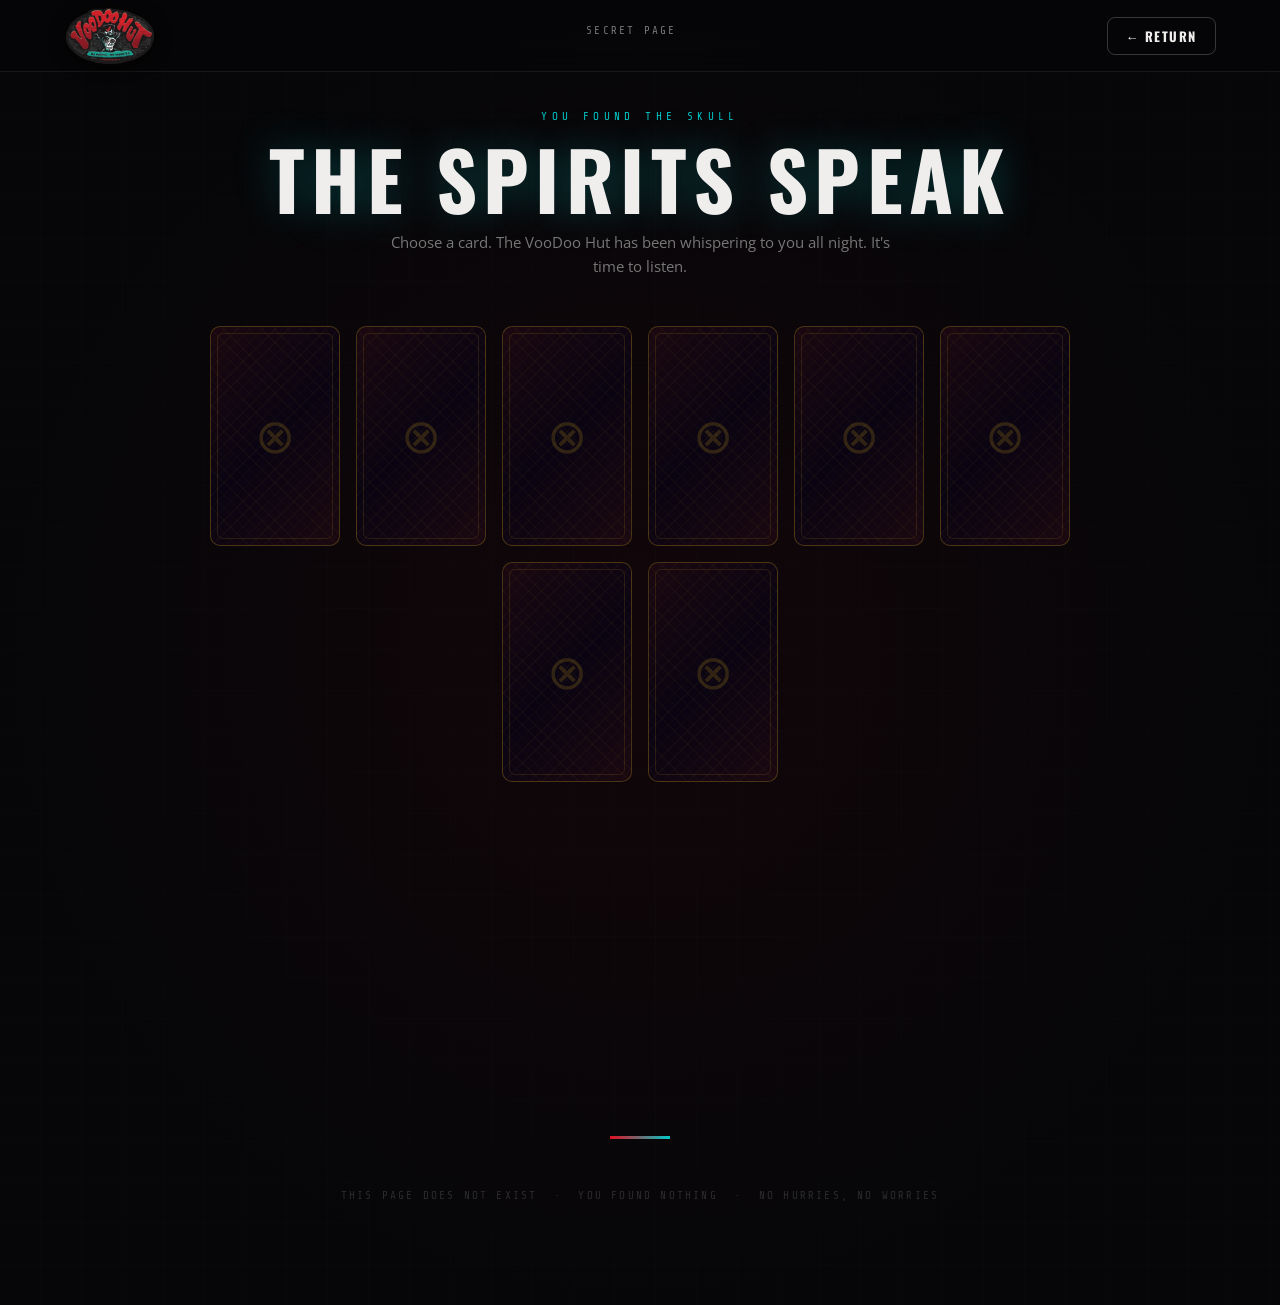
<file: website/secret/tarot.html>
<!DOCTYPE html>
<html lang="en">
<head>
  <meta charset="UTF-8" />
  <meta name="viewport" content="width=device-width, initial-scale=1.0" />
  <title>The Spirits Speak — VooDoo Hut</title>
  <meta name="robots" content="noindex,nofollow" />
  <link rel="preconnect" href="https://fonts.googleapis.com" />
  <link rel="preconnect" href="https://fonts.gstatic.com" crossorigin />
  <link href="https://fonts.googleapis.com/css2?family=Oswald:wght@400;600;700&family=Open+Sans:wght@400;600&family=Share+Tech+Mono&display=swap" rel="stylesheet" />
  <link rel="stylesheet" href="../assets/css/style.css" />
</head>
<body style="padding:0;background:#060608;">

  <nav id="main-nav" class="main-nav" aria-label="Main navigation">
    <div class="nav-inner container">
      <a href="../index.html" class="nav-logo-wrap" aria-label="Return to The Voodoo Hut">
        <img src="../assets/images/logo.png" alt="VooDoo Hut" class="logo-img" />
      </a>
      <p style="font-family:var(--font-mono);font-size:11px;color:var(--muted);letter-spacing:.2em;text-transform:uppercase;">Secret Page</p>
      <a href="../index.html" class="btn btn-outline btn-sm">← Return</a>
    </div>
  </nav>

  <main class="tarot-page" role="main">

    <div class="tarot-particles" id="tarot-particles" aria-hidden="true"></div>

    <p class="tarot-eyebrow" style="margin-top:48px;">You found the skull</p>
    <h1 class="tarot-title">The Spirits Speak</h1>
    <p class="tarot-sub">Choose a card. The VooDoo Hut has been whispering to you all night. It's time to listen.</p>

    <div class="tarot-deck" id="tarot-deck" role="list" aria-label="Tarot cards — choose one">

      <div class="tarot-card" role="listitem" data-card="0" tabindex="0" aria-label="Card 1 - face down">
        <div class="tarot-back">
          <div class="tarot-back-pattern"></div>
          <div class="tarot-back-border"></div>
        </div>
        <div class="tarot-face" style="background:linear-gradient(160deg,#180608,#0a0406);border-color:rgba(224,16,32,.4);color:var(--red);">
          <span class="tarot-numeral" style="color:var(--red);">I</span>
          <span class="tarot-symbol">💀</span>
          <span class="tarot-card-name">The Skull</span>
        </div>
      </div>

      <div class="tarot-card" role="listitem" data-card="1" tabindex="0" aria-label="Card 2 - face down">
        <div class="tarot-back">
          <div class="tarot-back-pattern"></div>
          <div class="tarot-back-border"></div>
        </div>
        <div class="tarot-face" style="background:linear-gradient(160deg,#060c18,#030810);border-color:rgba(0,200,200,.4);color:var(--cyan);">
          <span class="tarot-numeral" style="color:var(--cyan);">II</span>
          <span class="tarot-symbol">🎸</span>
          <span class="tarot-card-name">The Three Stages</span>
        </div>
      </div>

      <div class="tarot-card" role="listitem" data-card="2" tabindex="0" aria-label="Card 3 - face down">
        <div class="tarot-back">
          <div class="tarot-back-pattern"></div>
          <div class="tarot-back-border"></div>
        </div>
        <div class="tarot-face" style="background:linear-gradient(160deg,#0a0c04,#060802);border-color:rgba(200,160,32,.4);color:var(--gold);">
          <span class="tarot-numeral" style="color:var(--gold);">III</span>
          <span class="tarot-symbol">🍹</span>
          <span class="tarot-card-name">The Frozen One</span>
        </div>
      </div>

      <div class="tarot-card" role="listitem" data-card="3" tabindex="0" aria-label="Card 4 - face down">
        <div class="tarot-back">
          <div class="tarot-back-pattern"></div>
          <div class="tarot-back-border"></div>
        </div>
        <div class="tarot-face" style="background:linear-gradient(160deg,#140a04,#0a0602);border-color:rgba(200,100,20,.4);color:#c86414;">
          <span class="tarot-numeral" style="color:#c86414;">IV</span>
          <span class="tarot-symbol">🚌</span>
          <span class="tarot-card-name">The Bus</span>
        </div>
      </div>

      <div class="tarot-card" role="listitem" data-card="4" tabindex="0" aria-label="Card 5 - face down">
        <div class="tarot-back">
          <div class="tarot-back-pattern"></div>
          <div class="tarot-back-border"></div>
        </div>
        <div class="tarot-face" style="background:linear-gradient(160deg,#080418,#050210);border-color:rgba(160,80,220,.4);color:#a050dc;">
          <span class="tarot-numeral" style="color:#a050dc;">V</span>
          <span class="tarot-symbol">🌙</span>
          <span class="tarot-card-name">The Waterfront</span>
        </div>
      </div>

      <div class="tarot-card" role="listitem" data-card="5" tabindex="0" aria-label="Card 6 - face down">
        <div class="tarot-back">
          <div class="tarot-back-pattern"></div>
          <div class="tarot-back-border"></div>
        </div>
        <div class="tarot-face" style="background:linear-gradient(160deg,#060618,#040410);border-color:rgba(0,200,200,.3);color:var(--cyan);">
          <span class="tarot-numeral" style="color:var(--cyan);">VI</span>
          <span class="tarot-symbol">🎭</span>
          <span class="tarot-card-name">No Hurries</span>
        </div>
      </div>

      <div class="tarot-card" role="listitem" data-card="6" tabindex="0" aria-label="Card 7 - face down">
        <div class="tarot-back">
          <div class="tarot-back-pattern"></div>
          <div class="tarot-back-border"></div>
        </div>
        <div class="tarot-face" style="background:linear-gradient(160deg,#180608,#0a0406);border-color:rgba(224,16,32,.3);color:var(--red);">
          <span class="tarot-numeral" style="color:var(--red);">VII</span>
          <span class="tarot-symbol">🕯️</span>
          <span class="tarot-card-name">The Party</span>
        </div>
      </div>

      <div class="tarot-card" role="listitem" data-card="7" tabindex="0" aria-label="Card 8 - face down">
        <div class="tarot-back">
          <div class="tarot-back-pattern"></div>
          <div class="tarot-back-border"></div>
        </div>
        <div class="tarot-face" style="background:linear-gradient(160deg,#0a0c04,#060802);border-color:rgba(200,160,32,.4);color:var(--gold);">
          <span class="tarot-numeral" style="color:var(--gold);">VIII</span>
          <span class="tarot-symbol">✨</span>
          <span class="tarot-card-name">Nine Years</span>
        </div>
      </div>

    </div>

    <!-- Reading panel — shown after card selected -->
    <div class="tarot-reading-panel" id="reading-panel" aria-live="polite" aria-label="Your tarot reading">
      <div class="tarot-reading-symbol" id="reading-symbol" aria-hidden="true"></div>
      <p class="tarot-reading-numeral" id="reading-numeral"></p>
      <h2 class="tarot-reading-card-name" id="reading-name"></h2>
      <p class="tarot-reading-text" id="reading-text"></p>
      <span class="tarot-fortune" id="reading-fortune"></span>
      <button class="tarot-back-btn" onclick="resetReading()">— Draw Another Card —</button>
      <a href="../index.html" class="tarot-back-btn" style="margin-top:12px;">← Return to the Hut</a>
    </div>

    <div class="accent-line" style="margin:48px auto;"></div>
    <p style="font-family:var(--font-mono);font-size:11px;color:rgba(255,255,255,.15);text-align:center;letter-spacing:.2em;">
      THIS PAGE DOES NOT EXIST &nbsp;·&nbsp; YOU FOUND NOTHING &nbsp;·&nbsp; NO HURRIES, NO WORRIES
    </p>

  </main>

  <script>
    const CARDS = [
      {
        numeral: 'I',
        symbol: '💀',
        name: 'The Skull',
        color: 'var(--red)',
        reading: 'You carry the weight of everything you\'ve survived — every bad night, every good one, every moment that shaped you without your permission. Tonight, put it down at the door. The Hut has been absorbing stories for nine years. It knows how to hold them. You are allowed to just exist here.',
        fortune: 'Tonight: Something releases.',
        fortuneColor: 'rgba(224,16,32,.15)',
        fortuneBorder: '1px solid rgba(224,16,32,.4)',
      },
      {
        numeral: 'II',
        symbol: '🎸',
        name: 'The Three Stages',
        color: 'var(--cyan)',
        reading: 'Three voices calling at once. A roar, a whisper, and something that spills out into the night air like smoke. You don\'t have to pick just one. The best nights here are the ones where you wander — where the music finds you in between. Trust the pull. Follow the sound.',
        fortune: 'Tonight: Let the music move you.',
        fortuneColor: 'rgba(0,200,200,.1)',
        fortuneBorder: '1px solid rgba(0,200,200,.3)',
      },
      {
        numeral: 'III',
        symbol: '🍹',
        name: 'The Frozen One',
        color: 'var(--gold)',
        reading: 'Something has been frozen in you — a feeling, a memory, a version of yourself you haven\'t let breathe in a while. There is medicine in a cold drink on a hot night. In the ritual of the first sip. In choosing something that tastes like an occasion. Tonight thaws something.',
        fortune: 'Tonight: Order something you\'ve never tried.',
        fortuneColor: 'rgba(200,160,32,.1)',
        fortuneBorder: '1px solid rgba(200,160,32,.3)',
      },
      {
        numeral: 'IV',
        symbol: '🚌',
        name: 'The Bus',
        color: '#c86414',
        reading: 'The journey was longer than you expected. You arrived tired, maybe skeptical, maybe carrying something heavy. But you arrived. And this card says: the extraordinary is hidden inside the ordinary. A bus became a bar. A waterfront became a world. You\'re already inside the magic.',
        fortune: 'Tonight: Find the thing no one told you about.',
        fortuneColor: 'rgba(200,100,20,.1)',
        fortuneBorder: '1px solid rgba(200,100,20,.3)',
      },
      {
        numeral: 'V',
        symbol: '🌙',
        name: 'The Waterfront',
        color: '#a050dc',
        reading: 'The water is right there. It doesn\'t care what happened today, what\'s due tomorrow, who texted you back or didn\'t. The waterfront is ancient and it has seen everything. Tonight you are under the same sky as every person who ever stood at the edge of something vast and felt small in the best possible way.',
        fortune: 'Tonight: Step outside and look at the water.',
        fortuneColor: 'rgba(160,80,220,.1)',
        fortuneBorder: '1px solid rgba(160,80,220,.3)',
      },
      {
        numeral: 'VI',
        symbol: '🎭',
        name: 'No Hurries',
        color: 'var(--cyan)',
        reading: 'You cannot be late to the right moment. You cannot hurry into magic. You\'re already here — and that means whatever you needed tonight, the night already knows it. The Hut has been exactly this alive every night for nine years. Something in it recognized you the moment you walked in.',
        fortune: 'Tonight: Stay a little longer than planned.',
        fortuneColor: 'rgba(0,200,200,.1)',
        fortuneBorder: '1px solid rgba(0,200,200,.3)',
      },
      {
        numeral: 'VII',
        symbol: '🕯️',
        name: 'The Party',
        color: 'var(--red)',
        reading: 'Party is our theology. It\'s not a slogan — it\'s a philosophy. Joy shared becomes exponential. A laugh that crosses a room. A song that turns a stranger into a person you know. The act of celebrating together is one of the oldest human rituals. Tonight you are part of something old. And something very, very alive.',
        fortune: 'Tonight: Talk to one stranger.',
        fortuneColor: 'rgba(224,16,32,.1)',
        fortuneBorder: '1px solid rgba(224,16,32,.35)',
      },
      {
        numeral: 'VIII',
        symbol: '✨',
        name: 'Nine Years',
        color: 'var(--gold)',
        reading: 'Nine years. Every night it was open, something happened that\'s never been replicated exactly. A song played at just the right moment. A toast made by people who needed to make it. A night that became a story someone still tells. You are walking into a place that has absorbed nine years of living. It shows. That\'s the magic.',
        fortune: 'Tonight: You\'re making history.',
        fortuneColor: 'rgba(200,160,32,.1)',
        fortuneBorder: '1px solid rgba(200,160,32,.4)',
      },
    ];

    let selectedCard = null;

    // Spawn tarot particles
    (function spawnParticles() {
      const container = document.getElementById('tarot-particles');
      if (!container) return;
      for (let i = 0; i < 30; i++) {
        const e = document.createElement('span');
        e.className = 'ember';
        e.style.left      = Math.random() * 100 + '%';
        e.style.setProperty('--drift', (Math.random() * 80 - 40) + 'px');
        e.style.animationDuration  = (6 + Math.random() * 10) + 's';
        e.style.animationDelay     = (Math.random() * 8) + 's';
        e.style.width  = e.style.height = (2 + Math.random() * 3) + 'px';
        e.style.background = Math.random() > .5 ? 'var(--red)' : 'var(--cyan)';
        container.appendChild(e);
      }
    })();

    // Card click
    document.getElementById('tarot-deck').addEventListener('click', e => {
      const card = e.target.closest('.tarot-card');
      if (!card || selectedCard !== null) return;
      const idx = parseInt(card.dataset.card, 10);
      selectCard(idx, card);
    });

    document.getElementById('tarot-deck').addEventListener('keydown', e => {
      if (e.key === 'Enter' || e.key === ' ') {
        const card = e.target.closest('.tarot-card');
        if (card && selectedCard === null) {
          const idx = parseInt(card.dataset.card, 10);
          selectCard(idx, card);
        }
      }
    });

    function selectCard(idx, cardEl) {
      selectedCard = idx;
      const data = CARDS[idx];

      // Dim un-selected cards
      document.querySelectorAll('.tarot-card').forEach((c, i) => {
        if (i !== idx) {
          c.style.opacity = '.3';
          c.style.pointerEvents = 'none';
        }
      });

      // Flip chosen card
      cardEl.classList.add('flipped');
      cardEl.setAttribute('aria-label', 'Card: ' + data.name);

      // Show reading after flip completes
      setTimeout(() => {
        const panel = document.getElementById('reading-panel');
        document.getElementById('reading-symbol').textContent  = data.symbol;
        document.getElementById('reading-numeral').textContent = data.numeral;
        document.getElementById('reading-name').textContent    = data.name;
        document.getElementById('reading-text').textContent    = data.reading;

        const fortune = document.getElementById('reading-fortune');
        fortune.textContent       = data.fortune;
        fortune.style.color       = data.color;
        fortune.style.background  = data.fortuneColor;
        fortune.style.border      = data.fortuneBorder;
        document.querySelector('.tarot-reading-card-name').style.color = data.color;

        panel.classList.add('revealed');
        panel.scrollIntoView({ behavior: 'smooth', block: 'start' });

        if ('speechSynthesis' in window) {
          window.speechSynthesis.cancel();
          const u = new SpeechSynthesisUtterance(data.name + '. ' + data.reading);
          u.rate  = 0.85;
          u.pitch = 0.7;
          window.speechSynthesis.speak(u);
        }
      }, 750);
    }

    function resetReading() {
      selectedCard = null;
      document.querySelectorAll('.tarot-card').forEach(c => {
        c.style.opacity = '';
        c.style.pointerEvents = '';
        c.classList.remove('flipped');
      });
      document.getElementById('reading-panel').classList.remove('revealed');
      window.speechSynthesis.cancel();
      window.scrollTo({ top: 0, behavior: 'smooth' });
    }
  </script>
  <script src="../assets/js/easter-eggs.js"></script>
</body>
</html>
</file>
<file: website/assets/css/style.css>
/* ============================================================
   VOODOO HUT — Main Stylesheet
   HTXPunk.com
   ============================================================ */

/* --- Google Fonts --- */
@import url('https://fonts.googleapis.com/css2?family=Oswald:wght@300;400;600;700&family=Open+Sans:wght@300;400;600&family=Share+Tech+Mono&display=swap');

/* --- Design Tokens --- */
:root {
  --black:      #060608;
  --dark:       #0f0f12;
  --card:       #16161b;
  --card-hover: #1e1e24;
  --border:     rgba(255,255,255,0.07);
  --red:        #e01020;
  --red-dark:   #8a0c18;
  --red-glow:   rgba(224,16,32,0.35);
  --cyan:       #00c8c8;
  --cyan-glow:  rgba(0,200,200,0.25);
  --gold:       #c8a020;
  --white:      #f0eeec;
  --muted:      #777;
  --font-display: 'Oswald', sans-serif;
  --font-body:    'Open Sans', system-ui, sans-serif;
  --font-mono:    'Share Tech Mono', monospace;
  --nav-h:      72px;
  --player-h:   68px;
  --radius:     8px;
  --max-w:      1200px;
  --transition: 0.25s ease;
}

/* --- Reset & Base --- */
*, *::before, *::after { margin: 0; padding: 0; box-sizing: border-box; }

html {
  scroll-behavior: smooth;
  font-size: 16px;
}

body {
  background: var(--black);
  color: var(--white);
  font-family: var(--font-body);
  line-height: 1.6;
  min-height: 100vh;
  overflow-x: hidden;
  padding-top: var(--nav-h);
  padding-bottom: var(--player-h);
}

/* Custom scrollbar */
::-webkit-scrollbar { width: 6px; }
::-webkit-scrollbar-track { background: var(--dark); }
::-webkit-scrollbar-thumb { background: var(--red-dark); border-radius: 3px; }

a { color: var(--cyan); text-decoration: none; transition: color var(--transition); }
a:hover { color: var(--white); }

img { max-width: 100%; display: block; }
button { cursor: pointer; font-family: var(--font-display); border: none; }
input, textarea, select { font-family: var(--font-body); }

/* ============================================================
   TYPOGRAPHY
   ============================================================ */

h1, h2, h3, h4, h5 {
  font-family: var(--font-display);
  text-transform: uppercase;
  letter-spacing: 0.08em;
  line-height: 1.1;
}

h1 { font-size: clamp(40px, 7vw, 96px); font-weight: 700; }
h2 { font-size: clamp(28px, 4vw, 52px); font-weight: 700; }
h3 { font-size: clamp(20px, 2.5vw, 30px); font-weight: 600; }
h4 { font-size: 18px; font-weight: 600; }
h5 { font-size: 14px; font-weight: 600; letter-spacing: 0.15em; color: var(--muted); }

p { margin-bottom: 1em; }
p:last-child { margin-bottom: 0; }

.text-red    { color: var(--red); }
.text-cyan   { color: var(--cyan); }
.text-gold   { color: var(--gold); }
.text-muted  { color: var(--muted); }
.text-center { text-align: center; }
.text-left   { text-align: left; }

/* ============================================================
   LAYOUT UTILITIES
   ============================================================ */

.container {
  width: 100%;
  max-width: var(--max-w);
  margin: 0 auto;
  padding: 0 24px;
}

.container-narrow {
  max-width: 800px;
  margin: 0 auto;
  padding: 0 24px;
}

.section {
  padding: 80px 0;
}

.section-sm {
  padding: 48px 0;
}

.section-header {
  text-align: center;
  margin-bottom: 48px;
}

.section-header h2 { margin-bottom: 12px; }

.section-header p {
  font-size: 18px;
  color: var(--muted);
  max-width: 600px;
  margin: 0 auto;
}

.grid-2 { display: grid; grid-template-columns: 1fr 1fr; gap: 24px; }
.grid-3 { display: grid; grid-template-columns: 1fr 1fr 1fr; gap: 24px; }
.grid-4 { display: grid; grid-template-columns: repeat(4,1fr); gap: 20px; }

.flex { display: flex; }
.flex-center { display: flex; align-items: center; justify-content: center; }
.flex-between { display: flex; align-items: center; justify-content: space-between; }
.gap-8 { gap: 8px; }
.gap-16 { gap: 16px; }
.gap-24 { gap: 24px; }

.mt-8  { margin-top: 8px; }
.mt-16 { margin-top: 16px; }
.mt-24 { margin-top: 24px; }
.mt-32 { margin-top: 32px; }
.mt-48 { margin-top: 48px; }
.mb-8  { margin-bottom: 8px; }
.mb-16 { margin-bottom: 16px; }
.mb-24 { margin-bottom: 24px; }

/* ============================================================
   COMPONENTS
   ============================================================ */

/* Buttons */
.btn {
  display: inline-flex;
  align-items: center;
  gap: 8px;
  padding: 12px 28px;
  border-radius: var(--radius);
  font-family: var(--font-display);
  font-size: 15px;
  font-weight: 700;
  text-transform: uppercase;
  letter-spacing: 0.12em;
  transition: all var(--transition);
  white-space: nowrap;
}

.btn-primary {
  background: var(--red);
  color: var(--white);
  box-shadow: 0 0 20px var(--red-glow);
}
.btn-primary:hover {
  background: #ff1a28;
  color: var(--white);
  box-shadow: 0 0 30px var(--red-glow);
  transform: translateY(-1px);
}

.btn-outline {
  background: transparent;
  color: var(--white);
  border: 1px solid rgba(255,255,255,0.2);
}
.btn-outline:hover {
  border-color: var(--cyan);
  color: var(--cyan);
}

.btn-cyan {
  background: var(--cyan);
  color: var(--black);
}
.btn-cyan:hover {
  background: #00e5e5;
  color: var(--black);
  transform: translateY(-1px);
}

.btn-gold {
  background: var(--gold);
  color: var(--black);
}
.btn-gold:hover {
  background: #e0b422;
  color: var(--black);
}

.btn-sm { padding: 8px 18px; font-size: 13px; }
.btn-lg { padding: 16px 40px; font-size: 17px; }

/* Accent line */
.accent-line {
  width: 60px;
  height: 3px;
  background: linear-gradient(90deg, var(--red), var(--cyan));
  margin: 16px auto;
}
.accent-line.left { margin-left: 0; }

/* Cards */
.card {
  background: var(--card);
  border: 1px solid var(--border);
  border-radius: var(--radius);
  overflow: hidden;
  transition: all var(--transition);
}

.card:hover {
  border-color: rgba(255,255,255,0.12);
  transform: translateY(-2px);
  box-shadow: 0 8px 32px rgba(0,0,0,0.4);
}

.card-body { padding: 24px; }
.card-body-sm { padding: 16px; }

.card-red   { border-top: 3px solid var(--red); }
.card-cyan  { border-top: 3px solid var(--cyan); }
.card-gold  { border-top: 3px solid var(--gold); }
.card-left-red  { border-left: 3px solid var(--red); }
.card-left-cyan { border-left: 3px solid var(--cyan); }

/* Badge */
.badge {
  display: inline-flex;
  align-items: center;
  gap: 6px;
  padding: 4px 12px;
  border-radius: 20px;
  font-family: var(--font-mono);
  font-size: 11px;
  letter-spacing: 0.1em;
  text-transform: uppercase;
}

.badge-red  { background: rgba(224,16,32,0.15); border: 1px solid var(--red); color: var(--red); }
.badge-cyan { background: rgba(0,200,200,0.12); border: 1px solid var(--cyan); color: var(--cyan); }
.badge-gold { background: rgba(200,160,32,0.12); border: 1px solid var(--gold); color: var(--gold); }
.badge-live { background: rgba(224,16,32,0.2); border: 1px solid var(--red); color: var(--red); }

.live-dot {
  width: 7px; height: 7px;
  background: var(--red);
  border-radius: 50%;
  animation: live-pulse 1.2s infinite;
}

@keyframes live-pulse {
  0%, 100% { opacity: 1; transform: scale(1); }
  50% { opacity: 0.4; transform: scale(0.8); }
}

/* Divider */
.divider {
  width: 100%;
  height: 1px;
  background: linear-gradient(90deg, transparent, var(--border), transparent);
  margin: 32px 0;
}

/* Image placeholder */
.img-placeholder {
  width: 100%;
  background: var(--dark);
  display: flex;
  align-items: center;
  justify-content: center;
  color: var(--muted);
  font-family: var(--font-mono);
  font-size: 12px;
  letter-spacing: 0.1em;
}

/* Tags */
.tag {
  display: inline-block;
  padding: 3px 10px;
  border-radius: 4px;
  font-size: 11px;
  font-weight: 600;
  text-transform: uppercase;
  letter-spacing: 0.08em;
  background: rgba(255,255,255,0.06);
  color: var(--muted);
  margin: 2px;
}

/* ============================================================
   NAVIGATION
   ============================================================ */

#navbar {
  position: fixed;
  top: 0; left: 0; right: 0;
  height: var(--nav-h);
  z-index: 1000;
  background: rgba(6,6,8,0.85);
  backdrop-filter: blur(12px);
  -webkit-backdrop-filter: blur(12px);
  border-bottom: 1px solid var(--border);
  transition: background var(--transition);
}

#navbar.scrolled {
  background: rgba(6,6,8,0.98);
}

.nav-inner {
  height: var(--nav-h);
  display: flex;
  align-items: center;
  justify-content: space-between;
  gap: 24px;
}

.nav-logo {
  display: flex;
  flex-direction: column;
  line-height: 1;
  color: var(--white);
}

.nav-logo .logo-main {
  font-family: var(--font-display);
  font-size: 22px;
  font-weight: 700;
  text-transform: uppercase;
  letter-spacing: 0.05em;
  color: var(--red);
  text-shadow: 0 0 20px var(--red-glow);
}

.nav-logo .logo-sub {
  font-family: var(--font-mono);
  font-size: 9px;
  letter-spacing: 0.3em;
  color: var(--muted);
  text-transform: uppercase;
}

.nav-links {
  display: flex;
  align-items: center;
  gap: 4px;
  list-style: none;
}

.nav-links a {
  display: block;
  padding: 8px 12px;
  font-family: var(--font-display);
  font-size: 13px;
  font-weight: 600;
  text-transform: uppercase;
  letter-spacing: 0.1em;
  color: rgba(240,238,236,0.75);
  transition: color var(--transition);
  white-space: nowrap;
}

.nav-links a:hover,
.nav-links a.active {
  color: var(--white);
}

.nav-links a.active {
  color: var(--red);
}

.nav-cta {
  display: flex;
  align-items: center;
  gap: 12px;
  flex-shrink: 0;
}

.nav-listen {
  display: flex;
  align-items: center;
  gap: 8px;
  padding: 7px 14px;
  border-radius: 20px;
  background: rgba(224,16,32,0.12);
  border: 1px solid rgba(224,16,32,0.3);
  font-family: var(--font-mono);
  font-size: 11px;
  color: var(--red);
  letter-spacing: 0.1em;
  text-transform: uppercase;
  transition: all var(--transition);
}

.nav-listen:hover {
  background: rgba(224,16,32,0.2);
  color: var(--red);
}

/* Mobile hamburger */
#hamburger {
  display: none;
  flex-direction: column;
  gap: 5px;
  background: none;
  padding: 8px;
}

#hamburger span {
  display: block;
  width: 24px;
  height: 2px;
  background: var(--white);
  border-radius: 2px;
  transition: all var(--transition);
}

#mobile-menu {
  display: none;
  position: fixed;
  top: var(--nav-h);
  left: 0; right: 0;
  background: rgba(6,6,8,0.98);
  border-bottom: 1px solid var(--border);
  z-index: 999;
  padding: 24px;
}

#mobile-menu.open { display: block; }

#mobile-menu ul { list-style: none; }
#mobile-menu ul li a {
  display: block;
  padding: 14px 0;
  font-family: var(--font-display);
  font-size: 20px;
  font-weight: 700;
  text-transform: uppercase;
  letter-spacing: 0.08em;
  color: var(--white);
  border-bottom: 1px solid var(--border);
}
#mobile-menu ul li a:hover { color: var(--red); }

/* ============================================================
   RADIO PLAYER (persistent bottom bar)
   ============================================================ */

#radio-player {
  position: fixed;
  bottom: 0; left: 0; right: 0;
  height: var(--player-h);
  background: rgba(15,15,18,0.98);
  border-top: 1px solid rgba(224,16,32,0.3);
  z-index: 900;
  display: flex;
  align-items: center;
}

.player-inner {
  width: 100%;
  max-width: var(--max-w);
  margin: 0 auto;
  padding: 0 24px;
  display: flex;
  align-items: center;
  gap: 16px;
}

.player-brand {
  font-family: var(--font-display);
  font-size: 13px;
  font-weight: 700;
  text-transform: uppercase;
  color: var(--red);
  letter-spacing: 0.08em;
  white-space: nowrap;
}

.player-divider {
  width: 1px;
  height: 32px;
  background: var(--border);
  flex-shrink: 0;
}

.player-now-playing {
  flex: 1;
  min-width: 0;
}

.player-label {
  font-family: var(--font-mono);
  font-size: 9px;
  color: var(--muted);
  letter-spacing: 0.2em;
  text-transform: uppercase;
}

.player-track {
  font-size: 14px;
  font-weight: 600;
  color: var(--white);
  white-space: nowrap;
  overflow: hidden;
  text-overflow: ellipsis;
}

.player-controls {
  display: flex;
  align-items: center;
  gap: 12px;
}

#play-pause {
  width: 40px;
  height: 40px;
  border-radius: 50%;
  background: var(--red);
  color: var(--white);
  display: flex;
  align-items: center;
  justify-content: center;
  font-size: 16px;
  transition: all var(--transition);
  box-shadow: 0 0 16px var(--red-glow);
}

#play-pause:hover {
  background: #ff1a28;
  transform: scale(1.05);
}

.player-vol {
  display: flex;
  align-items: center;
  gap: 8px;
  color: var(--muted);
  font-size: 14px;
}

#volume {
  -webkit-appearance: none;
  width: 80px;
  height: 3px;
  background: var(--border);
  border-radius: 2px;
  outline: none;
}

#volume::-webkit-slider-thumb {
  -webkit-appearance: none;
  width: 12px;
  height: 12px;
  border-radius: 50%;
  background: var(--red);
  cursor: pointer;
}

.player-link {
  font-family: var(--font-mono);
  font-size: 11px;
  letter-spacing: 0.1em;
  color: var(--cyan);
  white-space: nowrap;
}

/* ============================================================
   HERO
   ============================================================ */

.hero {
  position: relative;
  min-height: calc(100vh - var(--nav-h));
  display: flex;
  align-items: center;
  justify-content: center;
  text-align: center;
  overflow: hidden;
}

.hero-bg {
  position: absolute;
  inset: 0;
  z-index: 0;
}

.hero-bg-img {
  width: 100%;
  height: 100%;
  object-fit: cover;
  opacity: 0.25;
}

.hero-bg-gradient {
  position: absolute;
  inset: 0;
  background: radial-gradient(ellipse at center, rgba(224,16,32,0.08) 0%, transparent 60%),
              linear-gradient(180deg, transparent 50%, var(--black) 100%);
}

.hero-content {
  position: relative;
  z-index: 1;
  padding: 60px 24px;
  max-width: 900px;
}

.hero-eyebrow {
  font-family: var(--font-mono);
  font-size: 11px;
  letter-spacing: 0.4em;
  text-transform: uppercase;
  color: var(--cyan);
  margin-bottom: 16px;
  display: block;
}

.hero h1 {
  color: var(--red);
  text-shadow: 0 0 40px var(--red-glow), 0 0 80px rgba(224,16,32,0.15);
  margin-bottom: 8px;
}

.hero-sub {
  font-family: var(--font-display);
  font-size: clamp(16px, 2.5vw, 24px);
  font-weight: 300;
  letter-spacing: 0.15em;
  text-transform: uppercase;
  color: rgba(240,238,236,0.7);
  margin-bottom: 24px;
}

.hero-tagline {
  font-family: var(--font-mono);
  font-size: 13px;
  color: var(--gold);
  letter-spacing: 0.2em;
  text-transform: uppercase;
  margin-bottom: 40px;
}

.hero-ctas {
  display: flex;
  gap: 16px;
  justify-content: center;
  flex-wrap: wrap;
}

.hero-scroll {
  position: absolute;
  bottom: 32px;
  left: 50%;
  transform: translateX(-50%);
  z-index: 1;
  display: flex;
  flex-direction: column;
  align-items: center;
  gap: 8px;
  color: var(--muted);
  font-family: var(--font-mono);
  font-size: 10px;
  letter-spacing: 0.2em;
  text-transform: uppercase;
  animation: bounce 2s infinite;
}

.hero-scroll::after {
  content: '▼';
  font-size: 12px;
}

@keyframes bounce {
  0%, 100% { transform: translateX(-50%) translateY(0); }
  50% { transform: translateX(-50%) translateY(6px); }
}

/* ============================================================
   QUICK ACCESS BAR
   ============================================================ */

.quick-access {
  background: var(--dark);
  border-top: 1px solid var(--border);
  border-bottom: 1px solid var(--border);
  padding: 0;
}

.quick-access-grid {
  display: grid;
  grid-template-columns: repeat(6, 1fr);
}

.quick-item {
  display: flex;
  flex-direction: column;
  align-items: center;
  justify-content: center;
  gap: 8px;
  padding: 24px 12px;
  text-align: center;
  border-right: 1px solid var(--border);
  transition: all var(--transition);
  color: var(--white);
}

.quick-item:last-child { border-right: none; }

.quick-item:hover {
  background: var(--card);
  color: var(--red);
}

.quick-item .qi-icon { font-size: 24px; }

.quick-item .qi-label {
  font-family: var(--font-display);
  font-size: 11px;
  font-weight: 700;
  text-transform: uppercase;
  letter-spacing: 0.1em;
  color: inherit;
}

/* ============================================================
   EVENT CARDS
   ============================================================ */

.event-card {
  background: var(--card);
  border: 1px solid var(--border);
  border-radius: var(--radius);
  overflow: hidden;
  transition: all var(--transition);
  display: flex;
  flex-direction: column;
}

.event-card:hover {
  border-color: rgba(224,16,32,0.3);
  transform: translateY(-2px);
  box-shadow: 0 8px 32px rgba(0,0,0,0.5);
}

.event-img {
  width: 100%;
  aspect-ratio: 16/9;
  object-fit: cover;
  background: var(--dark);
  display: flex;
  align-items: center;
  justify-content: center;
  color: var(--muted);
  font-size: 40px;
}

.event-body { padding: 20px; flex: 1; display: flex; flex-direction: column; }

.event-date {
  font-family: var(--font-mono);
  font-size: 11px;
  color: var(--cyan);
  letter-spacing: 0.15em;
  text-transform: uppercase;
  margin-bottom: 6px;
}

.event-title {
  font-family: var(--font-display);
  font-size: 20px;
  font-weight: 700;
  text-transform: uppercase;
  color: var(--white);
  margin-bottom: 4px;
}

.event-genre {
  font-size: 13px;
  color: var(--muted);
  margin-bottom: 12px;
}

.event-footer {
  display: flex;
  align-items: center;
  justify-content: space-between;
  margin-top: auto;
  padding-top: 16px;
  border-top: 1px solid var(--border);
}

.event-stage {
  font-family: var(--font-mono);
  font-size: 11px;
  color: var(--gold);
  letter-spacing: 0.1em;
  text-transform: uppercase;
}

/* ============================================================
   MENU STYLES
   ============================================================ */

.menu-tabs {
  display: flex;
  gap: 4px;
  margin-bottom: 40px;
  border-bottom: 1px solid var(--border);
  overflow-x: auto;
}

.menu-tab {
  padding: 12px 24px;
  font-family: var(--font-display);
  font-size: 14px;
  font-weight: 700;
  text-transform: uppercase;
  letter-spacing: 0.1em;
  color: var(--muted);
  background: none;
  border: none;
  border-bottom: 2px solid transparent;
  margin-bottom: -1px;
  transition: all var(--transition);
  white-space: nowrap;
}

.menu-tab:hover { color: var(--white); }
.menu-tab.active { color: var(--red); border-bottom-color: var(--red); }

.menu-section { display: none; }
.menu-section.active { display: block; }

.menu-category {
  margin-bottom: 40px;
}

.menu-category h3 {
  font-size: 18px;
  color: var(--cyan);
  margin-bottom: 20px;
  padding-bottom: 8px;
  border-bottom: 1px solid var(--border);
}

.menu-items { display: flex; flex-direction: column; gap: 0; }

.menu-item {
  display: flex;
  justify-content: space-between;
  align-items: flex-start;
  gap: 16px;
  padding: 16px 0;
  border-bottom: 1px solid var(--border);
}

.menu-item:last-child { border-bottom: none; }

.menu-item-info { flex: 1; }

.menu-item-name {
  font-family: var(--font-display);
  font-size: 16px;
  font-weight: 700;
  text-transform: uppercase;
  color: var(--white);
  margin-bottom: 4px;
}

.menu-item-desc {
  font-size: 13px;
  color: var(--muted);
  line-height: 1.4;
  margin: 0;
}

.menu-item-price {
  font-family: var(--font-display);
  font-size: 16px;
  font-weight: 700;
  color: var(--gold);
  white-space: nowrap;
}

/* ============================================================
   STREAM EMBEDS
   ============================================================ */

.stream-grid {
  display: grid;
  grid-template-columns: 1fr;
  gap: 32px;
}

.stream-wrap {
  background: var(--card);
  border: 1px solid var(--border);
  border-radius: var(--radius);
  overflow: hidden;
}

.stream-header {
  display: flex;
  align-items: center;
  justify-content: space-between;
  padding: 16px 20px;
  border-bottom: 1px solid var(--border);
}

.stream-title {
  font-family: var(--font-display);
  font-size: 16px;
  font-weight: 700;
  text-transform: uppercase;
  letter-spacing: 0.08em;
}

.stream-embed {
  position: relative;
  padding-bottom: 56.25%; /* 16:9 */
  height: 0;
  overflow: hidden;
  background: #000;
}

.stream-embed iframe {
  position: absolute;
  top: 0; left: 0;
  width: 100%; height: 100%;
  border: 0;
}

.stream-offline {
  position: absolute;
  inset: 0;
  display: flex;
  flex-direction: column;
  align-items: center;
  justify-content: center;
  background: var(--dark);
  color: var(--muted);
  gap: 12px;
}

.stream-offline .off-icon { font-size: 48px; }
.stream-offline .off-msg {
  font-family: var(--font-display);
  font-size: 16px;
  text-transform: uppercase;
  letter-spacing: 0.1em;
}
.stream-offline .off-sub {
  font-family: var(--font-mono);
  font-size: 11px;
  color: var(--muted);
}

.stream-footer {
  padding: 12px 20px;
  display: flex;
  align-items: center;
  justify-content: space-between;
  border-top: 1px solid var(--border);
}

/* ============================================================
   RADIO SECTION
   ============================================================ */

.radio-player-large {
  background: var(--card);
  border: 1px solid rgba(224,16,32,0.2);
  border-radius: var(--radius);
  padding: 32px;
  text-align: center;
  max-width: 500px;
  margin: 0 auto;
}

.radio-station-name {
  font-family: var(--font-display);
  font-size: 32px;
  font-weight: 700;
  text-transform: uppercase;
  color: var(--red);
  text-shadow: 0 0 20px var(--red-glow);
  margin-bottom: 4px;
}

.radio-now-playing-info {
  font-family: var(--font-mono);
  font-size: 13px;
  color: var(--cyan);
  margin: 16px 0;
}

.radio-progress-bar {
  height: 3px;
  background: var(--border);
  border-radius: 2px;
  overflow: hidden;
  margin: 12px 0;
}

.radio-progress-fill {
  height: 100%;
  background: linear-gradient(90deg, var(--red), var(--cyan));
  animation: radio-progress 12s linear infinite;
}

@keyframes radio-progress {
  from { width: 0%; }
  to { width: 100%; }
}

.radio-listeners {
  font-family: var(--font-mono);
  font-size: 11px;
  color: var(--muted);
  margin-top: 8px;
}

/* ============================================================
   CONTACT / FORMS
   ============================================================ */

.form-group {
  margin-bottom: 20px;
}

.form-label {
  display: block;
  font-family: var(--font-display);
  font-size: 12px;
  font-weight: 700;
  text-transform: uppercase;
  letter-spacing: 0.12em;
  color: var(--muted);
  margin-bottom: 8px;
}

.form-control {
  width: 100%;
  background: var(--dark);
  border: 1px solid var(--border);
  border-radius: var(--radius);
  padding: 12px 16px;
  color: var(--white);
  font-size: 15px;
  transition: border-color var(--transition);
  -webkit-appearance: none;
}

.form-control:focus {
  outline: none;
  border-color: var(--cyan);
}

.form-control::placeholder { color: var(--muted); }

select.form-control {
  cursor: pointer;
  background-image: url("data:image/svg+xml,%3Csvg xmlns='http://www.w3.org/2000/svg' width='12' height='12' viewBox='0 0 12 12'%3E%3Cpath fill='%23666870' d='M6 8L1 3h10z'/%3E%3C/svg%3E");
  background-repeat: no-repeat;
  background-position: right 16px center;
  padding-right: 40px;
}

textarea.form-control {
  resize: vertical;
  min-height: 120px;
}

/* Info boxes */
.info-box {
  background: var(--card);
  border: 1px solid var(--border);
  border-radius: var(--radius);
  padding: 24px;
  margin-bottom: 16px;
}

.info-box h4 {
  font-size: 13px;
  color: var(--cyan);
  margin-bottom: 12px;
  letter-spacing: 0.15em;
}

.info-row {
  display: flex;
  gap: 12px;
  padding: 8px 0;
  border-bottom: 1px solid var(--border);
  font-size: 14px;
}

.info-row:last-child { border-bottom: none; }

.info-label {
  font-weight: 600;
  color: var(--muted);
  min-width: 90px;
  font-size: 12px;
  text-transform: uppercase;
  letter-spacing: 0.08em;
  font-family: var(--font-display);
  padding-top: 1px;
}

/* ============================================================
   MERCH
   ============================================================ */

.merch-grid {
  display: grid;
  grid-template-columns: repeat(auto-fill, minmax(240px, 1fr));
  gap: 24px;
}

.merch-card {
  background: var(--card);
  border: 1px solid var(--border);
  border-radius: var(--radius);
  overflow: hidden;
  transition: all var(--transition);
}

.merch-card:hover {
  border-color: rgba(224,16,32,0.3);
  transform: translateY(-2px);
}

.merch-img {
  width: 100%;
  aspect-ratio: 1;
  background: var(--dark);
  display: flex;
  align-items: center;
  justify-content: center;
  font-size: 56px;
  border-bottom: 1px solid var(--border);
}

.merch-body { padding: 16px; }

.merch-name {
  font-family: var(--font-display);
  font-size: 15px;
  font-weight: 700;
  text-transform: uppercase;
  letter-spacing: 0.08em;
  margin-bottom: 4px;
}

.merch-desc { font-size: 12px; color: var(--muted); margin-bottom: 12px; }
.merch-price { font-size: 20px; font-weight: 700; color: var(--gold); }

/* ============================================================
   FOOTER
   ============================================================ */

footer {
  background: var(--dark);
  border-top: 1px solid var(--border);
  padding: 60px 0 40px;
}

.footer-grid {
  display: grid;
  grid-template-columns: 2fr 1fr 1fr 1fr;
  gap: 48px;
  margin-bottom: 48px;
}

.footer-brand .brand-name {
  font-family: var(--font-display);
  font-size: 28px;
  font-weight: 700;
  text-transform: uppercase;
  color: var(--red);
  text-shadow: 0 0 20px var(--red-glow);
  display: block;
  margin-bottom: 4px;
}

.footer-brand .brand-tagline {
  font-family: var(--font-mono);
  font-size: 11px;
  color: var(--gold);
  letter-spacing: 0.2em;
  text-transform: uppercase;
  margin-bottom: 20px;
  display: block;
}

.footer-brand p {
  font-size: 14px;
  color: var(--muted);
  max-width: 280px;
  margin-bottom: 20px;
}

.social-links {
  display: flex;
  gap: 12px;
}

.social-link {
  width: 36px;
  height: 36px;
  border-radius: 50%;
  background: var(--card);
  border: 1px solid var(--border);
  display: flex;
  align-items: center;
  justify-content: center;
  font-size: 16px;
  transition: all var(--transition);
  text-decoration: none;
}

.social-link:hover {
  border-color: var(--red);
  background: rgba(224,16,32,0.1);
}

.footer-col h5 {
  font-size: 11px;
  font-weight: 700;
  text-transform: uppercase;
  letter-spacing: 0.2em;
  color: var(--muted);
  margin-bottom: 16px;
}

.footer-links { list-style: none; }
.footer-links li { margin-bottom: 10px; }
.footer-links a {
  font-size: 14px;
  color: rgba(240,238,236,0.65);
  transition: color var(--transition);
}
.footer-links a:hover { color: var(--white); }

.footer-hours { font-size: 14px; color: rgba(240,238,236,0.65); }
.footer-hours span { display: block; margin-bottom: 6px; }

.footer-bottom {
  padding-top: 24px;
  border-top: 1px solid var(--border);
  display: flex;
  align-items: center;
  justify-content: space-between;
  gap: 16px;
  flex-wrap: wrap;
}

.footer-bottom p {
  font-family: var(--font-mono);
  font-size: 11px;
  color: var(--muted);
  margin: 0;
}

.footer-bottom a { color: var(--cyan); }

/* ============================================================
   PAGE HEADER (inner pages)
   ============================================================ */

.page-header {
  background: linear-gradient(180deg, var(--dark) 0%, var(--black) 100%);
  border-bottom: 1px solid var(--border);
  padding: 60px 0 48px;
  text-align: center;
  position: relative;
  overflow: hidden;
}

.page-header::before {
  content: '';
  position: absolute;
  inset: 0;
  background: radial-gradient(ellipse at center, rgba(224,16,32,0.05) 0%, transparent 70%);
}

.page-header > * { position: relative; }

.page-header h1 { margin-bottom: 8px; }
.page-header p { font-size: 17px; color: var(--muted); max-width: 500px; margin: 0 auto; }

/* ============================================================
   SPONSOR / ADVERTISE
   ============================================================ */

.sponsor-tier {
  background: var(--card);
  border: 1px solid var(--border);
  border-radius: var(--radius);
  padding: 32px;
  text-align: center;
  position: relative;
  transition: all var(--transition);
}

.sponsor-tier:hover {
  transform: translateY(-4px);
  border-color: rgba(224,16,32,0.3);
}

.sponsor-tier.featured {
  border-color: var(--red);
  box-shadow: 0 0 24px var(--red-glow);
}

.sponsor-tier .tier-badge {
  position: absolute;
  top: -12px;
  left: 50%;
  transform: translateX(-50%);
  background: var(--red);
  color: var(--white);
  font-family: var(--font-mono);
  font-size: 10px;
  letter-spacing: 0.15em;
  padding: 4px 12px;
  border-radius: 10px;
  text-transform: uppercase;
}

.sponsor-tier .tier-name {
  font-family: var(--font-display);
  font-size: 22px;
  font-weight: 700;
  text-transform: uppercase;
  color: var(--white);
  margin-bottom: 8px;
}

.sponsor-tier .tier-price {
  font-size: 36px;
  font-weight: 700;
  color: var(--gold);
  margin-bottom: 20px;
}

.sponsor-tier ul {
  list-style: none;
  text-align: left;
  margin-bottom: 24px;
}

.sponsor-tier ul li {
  padding: 8px 0;
  border-bottom: 1px solid var(--border);
  font-size: 14px;
  color: rgba(240,238,236,0.8);
  display: flex;
  gap: 8px;
  align-items: flex-start;
}

.sponsor-tier ul li::before {
  content: '✓';
  color: var(--cyan);
  font-weight: 700;
  flex-shrink: 0;
}

/* ============================================================
   ANIMATIONS
   ============================================================ */

.fade-in {
  opacity: 0;
  transform: translateY(20px);
  transition: opacity 0.6s ease, transform 0.6s ease;
}

.fade-in.visible {
  opacity: 1;
  transform: none;
}

/* ============================================================
   RESPONSIVE
   ============================================================ */

@media (max-width: 1024px) {
  .grid-4 { grid-template-columns: 1fr 1fr; }
  .footer-grid { grid-template-columns: 1fr 1fr; gap: 32px; }
  .quick-access-grid { grid-template-columns: repeat(3, 1fr); }
  .quick-item { border-bottom: 1px solid var(--border); }
}

@media (max-width: 768px) {
  :root { --nav-h: 60px; }

  .nav-links { display: none; }
  .nav-cta .btn { display: none; }
  .nav-listen { display: none; }
  #hamburger { display: flex; }

  .grid-2, .grid-3 { grid-template-columns: 1fr; }
  .footer-grid { grid-template-columns: 1fr; gap: 32px; }
  .quick-access-grid { grid-template-columns: repeat(2, 1fr); }
  .footer-bottom { flex-direction: column; text-align: center; }

  .section { padding: 56px 0; }

  .player-vol { display: none; }
  .player-link { display: none; }

  .hero-ctas { flex-direction: column; align-items: center; }
}

@media (max-width: 480px) {
  .quick-access-grid { grid-template-columns: repeat(3, 1fr); }
  .quick-item { padding: 16px 8px; }
  .quick-item .qi-label { font-size: 10px; }

  .container { padding: 0 16px; }
  h1 { font-size: 36px; }
}

/* ============================================================
   SUPPLEMENTAL — Components used in HTML pages
   ============================================================ */

/* --- Nav (ID alias) --- */
.main-nav {
  position: fixed;
  top: 0; left: 0; right: 0;
  height: var(--nav-h);
  z-index: 1000;
  background: rgba(6,6,8,0.85);
  backdrop-filter: blur(12px);
  -webkit-backdrop-filter: blur(12px);
  border-bottom: 1px solid var(--border);
  transition: background var(--transition);
}
.main-nav.scrolled { background: rgba(6,6,8,0.98); }

.main-nav .nav-inner {
  height: var(--nav-h);
  display: flex;
  align-items: center;
  justify-content: space-between;
  gap: 24px;
  max-width: var(--max-w);
  margin: 0 auto;
  padding: 0 24px;
}

/* Nav logo as wordmark */
.nav-logo {
  font-family: var(--font-display);
  font-size: 20px;
  font-weight: 700;
  text-transform: uppercase;
  letter-spacing: 0.06em;
  color: var(--white);
  text-shadow: none;
  white-space: nowrap;
}
.nav-logo span { color: var(--red); text-shadow: 0 0 16px var(--red-glow); }

.nav-link {
  display: block;
  padding: 8px 12px;
  font-family: var(--font-display);
  font-size: 13px;
  font-weight: 600;
  text-transform: uppercase;
  letter-spacing: 0.1em;
  color: rgba(240,238,236,0.75);
  transition: color var(--transition);
  white-space: nowrap;
}
.nav-link:hover, .nav-link.active { color: var(--white); }

/* Mobile nav link */
.mobile-nav-link {
  display: block;
  padding: 14px 0;
  font-family: var(--font-display);
  font-size: 20px;
  font-weight: 700;
  text-transform: uppercase;
  letter-spacing: 0.08em;
  color: var(--white);
  border-bottom: 1px solid var(--border);
}
.mobile-nav-link:hover { color: var(--red); }

/* Hamburger (text-based) */
.hamburger {
  display: none;
  background: none;
  border: none;
  color: var(--white);
  font-size: 22px;
  padding: 8px;
  line-height: 1;
  cursor: pointer;
}
@media (max-width: 768px) { .hamburger { display: block; } }

/* --- Page header inner pages --- */
.page-header-title {
  font-size: clamp(36px, 6vw, 80px);
  color: var(--red);
  text-shadow: 0 0 40px var(--red-glow);
  margin-bottom: 12px;
}
.page-header-sub {
  font-size: 17px;
  color: var(--muted);
  max-width: 520px;
  margin: 0 auto;
}

/* --- Section utilities --- */
.section-dark { background: var(--dark); }
.section-eyebrow {
  font-family: var(--font-mono);
  font-size: 11px;
  letter-spacing: 0.35em;
  text-transform: uppercase;
  color: var(--cyan);
  margin-bottom: 10px;
  display: block;
}
.section-title {
  font-family: var(--font-display);
  font-size: clamp(26px, 3.5vw, 48px);
  font-weight: 700;
  text-transform: uppercase;
  letter-spacing: 0.06em;
  color: var(--white);
  margin-bottom: 16px;
}
.body-text {
  font-size: 16px;
  color: rgba(240,238,236,0.8);
  line-height: 1.75;
  margin-bottom: 1rem;
}

/* section-header flex variant */
.section-header.flex-between,
.section-header[style*="display:flex"],
.section-header { display: flex; align-items: flex-start; justify-content: space-between; flex-wrap: wrap; gap: 16px; margin-bottom: 40px; }
.section-header.centered,
.section-header[style*="text-align:center"] { text-align: center; justify-content: center; flex-direction: column; align-items: center; }

/* --- Hero section --- */
.hero {
  position: relative;
  min-height: calc(100vh - var(--nav-h));
  display: flex;
  align-items: center;
  justify-content: center;
  text-align: center;
  overflow: hidden;
  background: radial-gradient(ellipse at 50% 40%, rgba(224,16,32,0.08) 0%, transparent 65%),
              var(--black);
}
.hero-content {
  position: relative;
  z-index: 1;
  padding: 60px 24px;
  max-width: 880px;
}
.hero-eyebrow {
  font-family: var(--font-mono);
  font-size: 11px;
  letter-spacing: 0.4em;
  text-transform: uppercase;
  color: var(--cyan);
  margin-bottom: 18px;
  display: flex;
  align-items: center;
  justify-content: center;
  gap: 8px;
}
.hero-title {
  font-family: var(--font-display);
  font-size: clamp(48px, 8vw, 110px);
  font-weight: 700;
  text-transform: uppercase;
  color: var(--white);
  text-shadow: 0 0 60px rgba(224,16,32,0.2);
  line-height: 1;
  margin-bottom: 16px;
}
.hero-title span { color: var(--red); text-shadow: 0 0 40px var(--red-glow); }
.hero-tagline {
  font-size: clamp(15px, 2vw, 19px);
  color: rgba(240,238,236,0.7);
  margin-bottom: 40px;
  line-height: 1.6;
}
.hero-ctas { display: flex; gap: 16px; justify-content: center; flex-wrap: wrap; }
.hero-scroll-indicator {
  position: absolute;
  bottom: 32px;
  left: 50%;
  transform: translateX(-50%);
  display: flex;
  flex-direction: column;
  gap: 4px;
  animation: bounce 2s infinite;
}
.hero-scroll-indicator span {
  display: block;
  width: 6px;
  height: 6px;
  background: var(--muted);
  border-radius: 50%;
  margin: 0 auto;
}
.hero-scroll-indicator span:nth-child(1) { opacity: 1; }
.hero-scroll-indicator span:nth-child(2) { opacity: .5; }
.hero-scroll-indicator span:nth-child(3) { opacity: .25; }

/* --- Quick access (HTML variant) --- */
.quick-access { background: var(--dark); border-top: 1px solid var(--border); border-bottom: 1px solid var(--border); }
.quick-grid {
  display: grid;
  grid-template-columns: repeat(6, 1fr);
}
.quick-item {
  display: flex;
  flex-direction: column;
  align-items: center;
  justify-content: center;
  gap: 8px;
  padding: 24px 12px;
  border-right: 1px solid var(--border);
  transition: all var(--transition);
  color: var(--white);
  text-align: center;
  text-decoration: none;
}
.quick-item:last-child { border-right: none; }
.quick-item:hover { background: var(--card); color: var(--red); }
.quick-icon { font-size: 24px; }
.quick-label {
  font-family: var(--font-display);
  font-size: 11px;
  font-weight: 700;
  text-transform: uppercase;
  letter-spacing: 0.1em;
  color: inherit;
}
@media (max-width: 768px) {
  .quick-grid { grid-template-columns: repeat(3, 1fr); }
  .quick-item { border-bottom: 1px solid var(--border); }
}
@media (max-width: 480px) {
  .quick-grid { grid-template-columns: repeat(2, 1fr); }
}

/* --- Events grid --- */
.events-grid {
  display: grid;
  grid-template-columns: repeat(3, 1fr);
  gap: 24px;
}
@media (max-width: 1024px) { .events-grid { grid-template-columns: repeat(2, 1fr); } }
@media (max-width: 640px)  { .events-grid { grid-template-columns: 1fr; } }

/* Event card body variant */
.event-img-wrap {
  position: relative;
  width: 100%;
  aspect-ratio: 16/9;
  background: var(--dark);
  overflow: hidden;
}
.event-img-placeholder {
  width: 100%;
  height: 100%;
  display: flex;
  align-items: center;
  justify-content: center;
  font-size: 48px;
  background: linear-gradient(135deg, var(--dark), var(--card));
}
.event-info { padding: 20px; flex: 1; display: flex; flex-direction: column; }
.event-meta { display: flex; align-items: center; justify-content: space-between; margin-bottom: 8px; flex-wrap: wrap; gap: 4px; }
.event-desc { font-size: 14px; color: var(--muted); margin: 8px 0 16px; line-height: 1.5; flex: 1; }
.event-actions { display: flex; gap: 8px; flex-wrap: wrap; margin-top: auto; }

/* --- About page --- */
.prose-layout { max-width: 720px; margin: 0 auto; }
.prose-body .divider { margin: 2.5rem 0; }

.split-layout {
  display: grid;
  grid-template-columns: 1fr 1fr;
  gap: 64px;
  align-items: center;
}
@media (max-width: 768px) { .split-layout { grid-template-columns: 1fr; gap: 40px; } }
.split-text {}
.split-visual {}

.venue-stat-grid {
  display: grid;
  grid-template-columns: 1fr 1fr;
  gap: 2px;
}
.venue-stat {
  background: var(--card);
  border: 1px solid var(--border);
  padding: 28px 20px;
  text-align: center;
}
.stat-number {
  display: block;
  font-family: var(--font-display);
  font-size: 52px;
  font-weight: 700;
  color: var(--red);
  text-shadow: 0 0 20px var(--red-glow);
  line-height: 1;
}
.stat-label {
  display: block;
  font-family: var(--font-mono);
  font-size: 11px;
  letter-spacing: 0.15em;
  text-transform: uppercase;
  color: var(--muted);
  margin-top: 8px;
}

.stages-grid {
  display: grid;
  grid-template-columns: repeat(3, 1fr);
  gap: 24px;
}
@media (max-width: 768px) { .stages-grid { grid-template-columns: 1fr; } }

.stage-card { padding: 32px 24px; }
.stage-icon { font-size: 40px; margin-bottom: 16px; display: block; }
.stage-name {
  font-family: var(--font-display);
  font-size: 22px;
  font-weight: 700;
  text-transform: uppercase;
  margin-bottom: 12px;
}
.stage-desc { font-size: 14px; color: rgba(240,238,236,0.75); margin-bottom: 16px; line-height: 1.6; }
.stage-specs {
  list-style: none;
  border-top: 1px solid var(--border);
  padding-top: 16px;
  display: flex;
  flex-direction: column;
  gap: 8px;
}
.stage-specs li {
  font-family: var(--font-mono);
  font-size: 12px;
  color: var(--muted);
  letter-spacing: 0.08em;
  padding-left: 14px;
  position: relative;
}
.stage-specs li::before { content: '›'; position: absolute; left: 0; color: var(--cyan); }

.stats-row {
  display: grid;
  grid-template-columns: repeat(5, 1fr);
  gap: 2px;
}
@media (max-width: 768px) { .stats-row { grid-template-columns: repeat(2, 1fr); } }
@media (max-width: 480px) { .stats-row { grid-template-columns: 1fr 1fr; } }

.stat-block {
  background: var(--card);
  border: 1px solid var(--border);
  padding: 28px 16px;
  text-align: center;
}
.stat-big {
  display: block;
  font-family: var(--font-display);
  font-size: 40px;
  font-weight: 700;
  color: var(--red);
  text-shadow: 0 0 16px var(--red-glow);
  line-height: 1;
}
.stat-desc {
  display: block;
  font-size: 12px;
  color: var(--muted);
  margin-top: 8px;
}

.cta-block { text-align: center; }

/* --- Radio teaser (index) --- */
.radio-teaser {
  display: grid;
  grid-template-columns: auto 1fr;
  gap: 48px;
  align-items: center;
  background: var(--card);
  border: 1px solid rgba(224,16,32,0.2);
  border-radius: var(--radius);
  padding: 40px;
}
@media (max-width: 768px) { .radio-teaser { grid-template-columns: 1fr; gap: 24px; text-align: center; } }

.radio-teaser-visual {
  position: relative;
  width: 120px;
  height: 120px;
  display: flex;
  align-items: center;
  justify-content: center;
}
.radio-pulse {
  position: absolute;
  inset: 0;
  border-radius: 50%;
  background: rgba(224,16,32,0.08);
  animation: radio-ring 2s infinite;
}
@keyframes radio-ring {
  0%   { transform: scale(0.8); opacity: .8; }
  100% { transform: scale(1.4); opacity: 0; }
}
.radio-icon { font-size: 56px; position: relative; z-index: 1; }
.radio-teaser-label {
  font-family: var(--font-mono);
  font-size: 11px;
  letter-spacing: 0.25em;
  text-transform: uppercase;
  color: var(--red);
  display: flex;
  align-items: center;
  gap: 8px;
  margin-bottom: 8px;
}
.radio-teaser-track {
  font-family: var(--font-display);
  font-size: 20px;
  font-weight: 700;
  text-transform: uppercase;
  color: var(--white);
  margin-bottom: 8px;
}
.radio-teaser-sub { font-size: 14px; color: var(--muted); line-height: 1.6; }

/* --- Streams teaser (index) --- */
.streams-teaser-grid {
  display: grid;
  grid-template-columns: repeat(3, 1fr);
  gap: 16px;
}
@media (max-width: 640px) { .streams-teaser-grid { grid-template-columns: 1fr; } }

.stream-teaser-card {
  display: block;
  text-decoration: none;
  color: var(--white);
  transition: transform var(--transition);
}
.stream-teaser-card:hover { transform: translateY(-4px); color: var(--white); }

.stream-teaser-thumb {
  aspect-ratio: 16/9;
  background: linear-gradient(135deg, var(--dark), var(--card));
  border: 1px solid var(--border);
  border-radius: var(--radius);
  display: flex;
  align-items: flex-start;
  justify-content: space-between;
  padding: 12px;
  margin-bottom: 10px;
  position: relative;
  overflow: hidden;
  transition: border-color var(--transition);
}
.stream-teaser-card:hover .stream-teaser-thumb { border-color: rgba(224,16,32,0.4); }

.stream-stage-label {
  font-family: var(--font-display);
  font-size: 13px;
  font-weight: 700;
  text-transform: uppercase;
  color: var(--white);
  background: rgba(6,6,8,0.7);
  padding: 4px 10px;
  border-radius: 4px;
}
.stream-status-dot {
  width: 8px; height: 8px;
  background: var(--muted);
  border-radius: 50%;
}
.stream-teaser-name {
  font-family: var(--font-display);
  font-size: 14px;
  font-weight: 700;
  text-transform: uppercase;
  letter-spacing: 0.06em;
  color: var(--muted);
}

/* --- Merch CTA banner --- */
.merch-cta { background: var(--dark); border-top: 1px solid var(--border); border-bottom: 1px solid var(--border); }
.merch-cta-inner {
  display: flex;
  align-items: center;
  justify-content: space-between;
  gap: 24px;
  flex-wrap: wrap;
}
@media (max-width: 640px) { .merch-cta-inner { flex-direction: column; text-align: center; } }

/* --- Footer (HTML variant) --- */
.footer {
  background: var(--dark);
  border-top: 1px solid var(--border);
  padding: 60px 0 40px;
}
.footer-grid {
  display: grid;
  grid-template-columns: 2fr 1fr 1fr 1fr;
  gap: 48px;
  margin-bottom: 48px;
}
@media (max-width: 1024px) { .footer-grid { grid-template-columns: 1fr 1fr; gap: 32px; } }
@media (max-width: 640px)  { .footer-grid { grid-template-columns: 1fr; gap: 28px; } }

.footer-brand {}
.footer-logo {
  font-family: var(--font-display);
  font-size: 26px;
  font-weight: 700;
  text-transform: uppercase;
  color: var(--red);
  text-shadow: 0 0 20px var(--red-glow);
  margin-bottom: 6px;
  display: block;
}
.footer-logo span { color: var(--red); }
.footer-tagline {
  font-size: 14px;
  color: var(--muted);
  margin-bottom: 20px;
  line-height: 1.5;
}
.footer-social { display: flex; gap: 10px; margin-bottom: 20px; }
.footer-credit { font-family: var(--font-mono); font-size: 11px; color: var(--muted); }
.footer-credit a { color: var(--cyan); }

.footer-col {}
.footer-heading {
  font-family: var(--font-display);
  font-size: 11px;
  font-weight: 700;
  text-transform: uppercase;
  letter-spacing: 0.2em;
  color: var(--muted);
  margin-bottom: 16px;
}
.footer-address { font-style: normal; margin-bottom: 12px; }
.footer-address p { font-size: 14px; color: rgba(240,238,236,0.65); }
.footer-hours p  { font-size: 14px; color: rgba(240,238,236,0.65); margin-bottom: 4px; }

.footer-bottom {
  padding-top: 24px;
  border-top: 1px solid var(--border);
  display: flex;
  align-items: center;
  justify-content: space-between;
  gap: 16px;
  flex-wrap: wrap;
}
.footer-bottom p { font-family: var(--font-mono); font-size: 11px; color: var(--muted); margin: 0; }
.footer-bottom a { color: var(--cyan); }
@media (max-width: 640px) { .footer-bottom { flex-direction: column; text-align: center; } }

/* --- Persistent Radio Player (HTML variant) --- */
.radio-player {
  position: fixed;
  bottom: 0; left: 0; right: 0;
  height: var(--player-h);
  background: rgba(15,15,18,0.98);
  border-top: 1px solid rgba(224,16,32,0.3);
  z-index: 900;
  display: flex;
  align-items: center;
}
.radio-player-inner {
  width: 100%;
  max-width: var(--max-w);
  margin: 0 auto;
  padding: 0 24px;
  display: flex;
  align-items: center;
  gap: 16px;
}
.radio-player-brand {
  display: flex;
  align-items: center;
  gap: 8px;
  flex-shrink: 0;
}
.radio-player-name {
  font-family: var(--font-display);
  font-size: 13px;
  font-weight: 700;
  text-transform: uppercase;
  color: var(--red);
  letter-spacing: 0.08em;
  white-space: nowrap;
}
.radio-player-track {
  flex: 1;
  min-width: 0;
  font-size: 14px;
  font-weight: 600;
  color: var(--white);
  white-space: nowrap;
  overflow: hidden;
  text-overflow: ellipsis;
}
.radio-player-controls { display: flex; align-items: center; gap: 12px; flex-shrink: 0; }
.radio-volume {
  -webkit-appearance: none;
  width: 80px;
  height: 3px;
  background: var(--border);
  border-radius: 2px;
  outline: none;
  cursor: pointer;
}
.radio-volume::-webkit-slider-thumb {
  -webkit-appearance: none;
  width: 12px; height: 12px;
  border-radius: 50%;
  background: var(--red);
  cursor: pointer;
}
.radio-play-btn {
  width: 40px; height: 40px;
  border-radius: 50%;
  background: var(--red);
  color: var(--white);
  display: flex;
  align-items: center;
  justify-content: center;
  transition: all var(--transition);
  box-shadow: 0 0 16px var(--red-glow);
  flex-shrink: 0;
}
.radio-play-btn:hover { background: #ff1a28; transform: scale(1.05); }
.radio-player-link {
  font-family: var(--font-mono);
  font-size: 11px;
  letter-spacing: 0.1em;
  color: var(--cyan);
  white-space: nowrap;
}
@media (max-width: 768px) {
  .radio-volume { display: none; }
  .radio-player-link { display: none; }
}

/* --- Menu section alias --- */
.menu-panel { display: none; }
.menu-panel.active { display: block; }
.menu-category-title {
  font-family: var(--font-display);
  font-size: 18px;
  font-weight: 700;
  text-transform: uppercase;
  letter-spacing: 0.08em;
  color: var(--cyan);
  margin-bottom: 20px;
  padding-bottom: 8px;
  border-bottom: 1px solid var(--border);
}
.menu-notice {
  font-size: 13px;
  color: var(--muted);
  font-style: italic;
  margin-top: 32px;
  text-align: center;
}

/* --- Radio hero (radio page) --- */
.radio-hero {
  padding: 80px 0;
  background: radial-gradient(ellipse at 30% 50%, rgba(224,16,32,0.06) 0%, transparent 60%),
              var(--black);
}
.radio-hero-layout {
  display: grid;
  grid-template-columns: 1fr 420px;
  gap: 64px;
  align-items: center;
}
@media (max-width: 960px) { .radio-hero-layout { grid-template-columns: 1fr; } }
.radio-hero-title {
  font-family: var(--font-display);
  font-size: clamp(48px, 7vw, 96px);
  font-weight: 700;
  text-transform: uppercase;
  color: var(--white);
  line-height: .95;
  margin-bottom: 20px;
}
.radio-hero-title span { color: var(--red); text-shadow: 0 0 40px var(--red-glow); }
.radio-hero-sub { font-size: 16px; color: rgba(240,238,236,0.7); line-height: 1.7; margin-bottom: 32px; }
.radio-hero-ctas { display: flex; gap: 16px; flex-wrap: wrap; }
.radio-mono-text { font-family: var(--font-mono); }

/* Listen-on bar */
.listen-on-bar { display: flex; align-items: center; gap: 20px; flex-wrap: wrap; }
.listen-on-label { font-family: var(--font-mono); font-size: 11px; letter-spacing: .2em; text-transform: uppercase; color: var(--muted); white-space: nowrap; }
.listen-on-links { display: flex; gap: 10px; flex-wrap: wrap; }
.listen-on-btn {
  padding: 6px 16px;
  border-radius: 20px;
  background: var(--card);
  border: 1px solid var(--border);
  font-family: var(--font-mono);
  font-size: 11px;
  color: var(--white);
  letter-spacing: .08em;
  transition: all var(--transition);
  text-decoration: none;
}
.listen-on-btn:hover { border-color: var(--cyan); color: var(--cyan); }

/* Programming grid */
.programming-grid {
  display: grid;
  grid-template-columns: repeat(3, 1fr);
  gap: 20px;
}
@media (max-width: 900px) { .programming-grid { grid-template-columns: repeat(2, 1fr); } }
@media (max-width: 560px) { .programming-grid { grid-template-columns: 1fr; } }

.program-card {}
.program-icon { font-size: 36px; display: block; margin-bottom: 16px; }
.program-name {
  font-family: var(--font-display);
  font-size: 18px;
  font-weight: 700;
  text-transform: uppercase;
  margin-bottom: 10px;
}
.program-desc { font-size: 14px; color: var(--muted); line-height: 1.6; margin-bottom: 16px; }
.program-schedule {
  font-family: var(--font-mono);
  font-size: 11px;
  letter-spacing: .12em;
  text-transform: uppercase;
  color: var(--cyan);
}

/* Ad tiers */
.ad-tiers-grid {
  display: grid;
  grid-template-columns: repeat(3, 1fr);
  gap: 24px;
  align-items: start;
}
@media (max-width: 900px) { .ad-tiers-grid { grid-template-columns: 1fr; max-width: 420px; margin: 0 auto; } }
.ad-contact-note { text-align: center; margin-top: 2rem; color: var(--muted); font-size: 14px; }
.ad-contact-note a { color: var(--cyan); }

/* --- Events page --- */
.filter-bar { display: flex; align-items: center; justify-content: space-between; gap: 16px; flex-wrap: wrap; }
.filter-group { display: flex; align-items: center; gap: 12px; flex-wrap: wrap; }
.filter-label { font-family: var(--font-mono); font-size: 11px; letter-spacing: .15em; text-transform: uppercase; color: var(--muted); }
.filter-pills { display: flex; gap: 8px; flex-wrap: wrap; }
.filter-pill {
  padding: 6px 16px;
  border-radius: 20px;
  background: var(--card);
  border: 1px solid var(--border);
  font-family: var(--font-mono);
  font-size: 11px;
  letter-spacing: .08em;
  text-transform: uppercase;
  color: var(--muted);
  cursor: pointer;
  transition: all var(--transition);
}
.filter-pill:hover { color: var(--white); border-color: rgba(255,255,255,.2); }
.filter-pill.active { background: rgba(224,16,32,.12); border-color: var(--red); color: var(--red); }

.month-header { margin-bottom: 8px; }
.month-title {
  font-family: var(--font-display);
  font-size: 32px;
  font-weight: 700;
  text-transform: uppercase;
  color: var(--white);
}

/* Form card */
.form-card {
  background: var(--card);
  border: 1px solid var(--border);
  border-radius: var(--radius);
  padding: 40px;
  max-width: 720px;
  margin: 0 auto;
}
.form-row-2 { display: grid; grid-template-columns: 1fr 1fr; gap: 16px; }
@media (max-width: 640px) { .form-row-2 { grid-template-columns: 1fr; } }

/* Recording callout */
.info-callout {
  background: var(--card);
  border: 1px solid rgba(0,200,200,0.2);
  border-radius: var(--radius);
  padding: 32px;
  display: flex;
  gap: 24px;
  align-items: flex-start;
}
@media (max-width: 640px) { .info-callout { flex-direction: column; } }
.callout-icon { font-size: 40px; flex-shrink: 0; }
.callout-title {
  font-family: var(--font-display);
  font-size: 20px;
  font-weight: 700;
  text-transform: uppercase;
  color: var(--cyan);
  margin-bottom: 8px;
}
.callout-text { font-size: 15px; color: rgba(240,238,236,0.8); margin-bottom: 16px; }

/* --- Live page --- */
.stream-header-row { display: flex; align-items: flex-start; justify-content: space-between; gap: 16px; flex-wrap: wrap; margin-bottom: 20px; }
.stream-platform-links { display: flex; gap: 10px; flex-wrap: wrap; }
.stream-footer { display: flex; align-items: center; justify-content: space-between; gap: 16px; padding: 12px 20px; border-top: 1px solid var(--border); flex-wrap: wrap; }
.stream-footer-info { font-family: var(--font-mono); font-size: 11px; color: var(--muted); letter-spacing: .08em; }
.tip-row { display: flex; align-items: center; gap: 12px; }
.tip-label { font-size: 14px; color: var(--muted); }

/* Tonight bar */
.tonight-bar { display: flex; align-items: center; gap: 24px; flex-wrap: wrap; }
.tonight-label { font-family: var(--font-mono); font-size: 11px; letter-spacing: .2em; text-transform: uppercase; color: var(--muted); white-space: nowrap; }
.tonight-items { display: flex; align-items: center; gap: 16px; flex: 1; flex-wrap: wrap; }
.tonight-item { display: flex; align-items: center; gap: 8px; }
.tonight-stage { font-family: var(--font-mono); font-size: 11px; color: var(--cyan); letter-spacing: .1em; text-transform: uppercase; white-space: nowrap; }
.tonight-act { font-size: 14px; color: var(--white); font-weight: 600; }
.tonight-divider { color: var(--border); font-size: 18px; }

/* Tip section */
.tip-icon-large { font-size: 56px; display: block; margin-bottom: 16px; }
.tip-grid { display: grid; grid-template-columns: repeat(4, 1fr); gap: 16px; }
@media (max-width: 640px) { .tip-grid { grid-template-columns: repeat(2, 1fr); } }
.tip-card {
  background: var(--card);
  border: 1px solid var(--border);
  border-radius: var(--radius);
  padding: 24px 16px;
  text-align: center;
  transition: all var(--transition);
}
.tip-card:hover { border-color: rgba(200,160,32,.4); }
.tip-card-featured { border-color: var(--gold); box-shadow: 0 0 20px rgba(200,160,32,.15); }
.tip-amount { font-family: var(--font-display); font-size: 32px; font-weight: 700; color: var(--gold); margin-bottom: 8px; }
.tip-desc { font-size: 13px; color: var(--muted); margin-bottom: 16px; }

/* Tech grid (live page) */
.tech-grid { display: grid; grid-template-columns: repeat(3, 1fr); gap: 20px; margin-bottom: 32px; }
@media (max-width: 768px) { .tech-grid { grid-template-columns: 1fr; } }
.tech-title { font-family: var(--font-display); font-size: 18px; font-weight: 700; text-transform: uppercase; margin-bottom: 10px; }
.tech-desc { font-size: 14px; color: var(--muted); line-height: 1.6; }

/* Share callout */
.share-callout { text-align: center; margin-top: 40px; padding: 32px; background: var(--card); border: 1px solid var(--border); border-radius: var(--radius); }
.share-text { font-size: 16px; color: var(--muted); margin-bottom: 16px; }
.share-buttons { display: flex; gap: 10px; justify-content: center; flex-wrap: wrap; }
.share-btn {
  padding: 8px 20px;
  border-radius: 20px;
  background: var(--card);
  border: 1px solid var(--border);
  font-size: 13px;
  color: var(--white);
  cursor: pointer;
  transition: all var(--transition);
}
.share-btn:hover { border-color: var(--cyan); color: var(--cyan); }

/* --- Gallery page --- */
.gallery-share-bar { display: flex; align-items: center; justify-content: space-between; gap: 20px; flex-wrap: wrap; }
.share-bar-text { font-size: 14px; color: var(--muted); }

.gallery-featured {
  display: grid;
  grid-template-columns: 1fr 1fr;
  gap: 32px;
  background: var(--card);
  border: 1px solid var(--border);
  border-radius: var(--radius);
  overflow: hidden;
  margin-bottom: 32px;
}
@media (max-width: 768px) { .gallery-featured { grid-template-columns: 1fr; } }
.gallery-featured-img {
  aspect-ratio: 16/9;
  background: linear-gradient(135deg, var(--dark), var(--card));
  display: flex;
  align-items: center;
  justify-content: center;
  font-size: 64px;
}
.gallery-featured-info { padding: 32px 32px 32px 0; display: flex; flex-direction: column; justify-content: center; }
@media (max-width: 768px) { .gallery-featured-info { padding: 24px; } }

.gallery-item-date { font-family: var(--font-mono); font-size: 11px; color: var(--cyan); letter-spacing: .15em; text-transform: uppercase; margin-bottom: 8px; }
.gallery-item-title { font-family: var(--font-display); font-size: 22px; font-weight: 700; text-transform: uppercase; margin-bottom: 10px; }
.gallery-item-desc { font-size: 14px; color: var(--muted); line-height: 1.6; margin-bottom: 16px; }
.gallery-item-actions { display: flex; gap: 8px; flex-wrap: wrap; }

.share-btn-inline {
  padding: 6px 14px;
  border-radius: 4px;
  background: var(--dark);
  border: 1px solid var(--border);
  font-size: 12px;
  color: var(--muted);
  cursor: pointer;
  transition: all var(--transition);
}
.share-btn-inline:hover { border-color: var(--cyan); color: var(--cyan); }

.gallery-grid {
  display: grid;
  grid-template-columns: repeat(3, 1fr);
  grid-auto-rows: 200px;
  gap: 8px;
}
@media (max-width: 768px) { .gallery-grid { grid-template-columns: repeat(2, 1fr); } }
@media (max-width: 480px) { .gallery-grid { grid-template-columns: 1fr; } }

.gallery-item {
  position: relative;
  overflow: hidden;
  border-radius: var(--radius);
  cursor: pointer;
}
.gallery-item-wide { grid-column: span 2; }
.gallery-item-tall { grid-row: span 2; }
@media (max-width: 768px) { .gallery-item-wide, .gallery-item-tall { grid-column: span 1; grid-row: span 1; } }

.gallery-thumb {
  width: 100%; height: 100%;
  background: linear-gradient(135deg, var(--dark), var(--card));
  display: flex;
  align-items: center;
  justify-content: center;
  transition: transform .4s ease;
}
.gallery-thumb-tall { height: 100%; }
.gallery-item:hover .gallery-thumb { transform: scale(1.05); }
.gallery-placeholder-icon { font-size: 48px; }
.gallery-thumb-video { background: var(--black); }
.gallery-video-badge {
  position: absolute;
  bottom: 10px;
  right: 10px;
  background: var(--red);
  color: var(--white);
  font-family: var(--font-mono);
  font-size: 10px;
  letter-spacing: .1em;
  padding: 4px 8px;
  border-radius: 4px;
}

.gallery-item-overlay {
  position: absolute;
  inset: 0;
  background: linear-gradient(transparent 40%, rgba(6,6,8,.9) 100%);
  display: flex;
  flex-direction: column;
  justify-content: flex-end;
  padding: 16px;
  opacity: 0;
  transition: opacity var(--transition);
}
.gallery-item:hover .gallery-item-overlay { opacity: 1; }
.gallery-overlay-title { font-family: var(--font-display); font-size: 14px; font-weight: 700; text-transform: uppercase; color: var(--white); margin-bottom: 8px; }
.gallery-overlay-actions button {
  padding: 4px 12px;
  background: rgba(255,255,255,.1);
  border: 1px solid rgba(255,255,255,.2);
  border-radius: 4px;
  font-size: 11px;
  color: var(--white);
  cursor: pointer;
}
.gallery-overlay-actions button:hover { background: var(--red); border-color: var(--red); }

/* Tag us block */
.tag-us-block { display: flex; gap: 16px; justify-content: center; flex-wrap: wrap; }
.tag-platform {
  display: flex;
  flex-direction: column;
  align-items: center;
  gap: 4px;
  background: var(--card);
  border: 1px solid var(--border);
  border-radius: var(--radius);
  padding: 20px 28px;
  transition: border-color var(--transition);
}
.tag-platform:hover { border-color: var(--red); }
.tag-platform-icon { font-size: 28px; }
.tag-platform-name { font-family: var(--font-display); font-size: 13px; font-weight: 700; text-transform: uppercase; color: var(--white); }
.tag-platform-handle { font-family: var(--font-mono); font-size: 11px; color: var(--cyan); letter-spacing: .08em; }

/* --- Contact page --- */
.contact-quick-grid {
  display: grid;
  grid-template-columns: repeat(4, 1fr);
  gap: 2px;
}
@media (max-width: 768px) { .contact-quick-grid { grid-template-columns: repeat(2, 1fr); } }
@media (max-width: 480px) { .contact-quick-grid { grid-template-columns: 1fr 1fr; } }

.contact-quick-card {
  display: flex;
  flex-direction: column;
  align-items: center;
  gap: 6px;
  padding: 20px 16px;
  background: var(--card);
  border: 1px solid var(--border);
  text-align: center;
  text-decoration: none;
  color: var(--white);
  transition: border-color var(--transition);
}
.contact-quick-card:hover { border-color: var(--red); color: var(--white); }
.contact-quick-icon { font-size: 24px; }
.contact-quick-label { font-family: var(--font-mono); font-size: 10px; letter-spacing: .15em; text-transform: uppercase; color: var(--muted); }
.contact-quick-value { font-family: var(--font-display); font-size: 14px; font-weight: 600; text-transform: uppercase; color: var(--white); }

/* Online ordering bar */
.order-online-bar {
  display: flex;
  align-items: center;
  justify-content: space-between;
  gap: 24px;
  background: rgba(224,16,32,.06);
  border: 1px solid rgba(224,16,32,.2);
  border-radius: var(--radius);
  padding: 20px 28px;
  flex-wrap: wrap;
}
.order-title { font-family: var(--font-display); font-size: 18px; font-weight: 700; text-transform: uppercase; color: var(--white); margin-bottom: 4px; }
.order-sub { font-family: var(--font-mono); font-size: 11px; color: var(--muted); letter-spacing: .1em; text-transform: uppercase; }

/* Contact layout */
.contact-layout { display: grid; grid-template-columns: 1fr 360px; gap: 48px; align-items: start; }
@media (max-width: 960px) { .contact-layout { grid-template-columns: 1fr; } }
.contact-form-col {}
.contact-info-col {}

.map-placeholder {
  background: var(--dark);
  border: 1px solid var(--border);
  border-radius: var(--radius);
  padding: 32px;
  display: flex;
  flex-direction: column;
  align-items: center;
  justify-content: center;
  color: var(--muted);
  font-family: var(--font-mono);
  font-size: 12px;
  text-align: center;
  min-height: 140px;
}

.social-stack { display: flex; flex-direction: column; gap: 8px; }
.social-row {
  display: flex;
  align-items: center;
  gap: 10px;
  padding: 10px 0;
  border-bottom: 1px solid var(--border);
  font-size: 14px;
  color: rgba(240,238,236,.75);
  text-decoration: none;
  transition: color var(--transition);
}
.social-row:last-child { border-bottom: none; }
.social-row:hover { color: var(--cyan); }

/* --- Merch page --- */
.merch-intro-bar { display: flex; align-items: center; justify-content: space-between; gap: 16px; flex-wrap: wrap; }
.merch-shipping-note { font-family: var(--font-mono); font-size: 11px; letter-spacing: .08em; color: var(--muted); }
.merch-footer { display: flex; align-items: center; justify-content: space-between; gap: 12px; margin-top: auto; }

.merch-info-grid { display: grid; grid-template-columns: repeat(3, 1fr); gap: 24px; }
@media (max-width: 640px) { .merch-info-grid { grid-template-columns: 1fr; } }
.merch-info-item { text-align: center; padding: 24px; }
.merch-info-icon { font-size: 36px; display: block; margin-bottom: 12px; }
.merch-info-title { font-family: var(--font-display); font-size: 16px; font-weight: 700; text-transform: uppercase; margin-bottom: 8px; }
.merch-info-desc { font-size: 14px; color: var(--muted); line-height: 1.6; }

/* Cart toast */
.cart-toast {
  position: fixed;
  bottom: calc(var(--player-h) + 16px);
  right: 24px;
  background: var(--card);
  border: 1px solid var(--border);
  border-left: 3px solid var(--gold);
  border-radius: var(--radius);
  padding: 12px 20px;
  font-size: 14px;
  color: var(--white);
  z-index: 950;
  transform: translateY(20px);
  opacity: 0;
  transition: all .3s ease;
  pointer-events: none;
  max-width: 320px;
}
.cart-toast.show { transform: translateY(0); opacity: 1; }

/* container-narrow alias */
.container-narrow {
  max-width: 800px;
  margin: 0 auto;
  padding: 0 24px;
}

/* ============================================================
   LOGO — Oval sticker/patch PNG (white background)
   Displayed as a badge. No blend mode needed — the oval
   black border separates it from the dark nav cleanly.
   ============================================================ */
.nav-logo-wrap {
  display: flex;
  align-items: center;
  flex-shrink: 0;
  text-decoration: none;
}
.logo-img {
  height: 56px;
  width: auto;
  border-radius: 4px;
  filter: drop-shadow(0 2px 8px rgba(0,0,0,0.7));
  transition: filter .3s ease, transform .3s ease;
}
.logo-img:hover {
  filter: drop-shadow(0 4px 18px rgba(224,16,32,0.6)) drop-shadow(0 0 8px rgba(0,200,200,0.3));
  transform: scale(1.04);
}

.hero-logo-wrap {
  display: flex;
  justify-content: center;
  margin-bottom: 24px;
}
.hero-logo-img {
  width: min(340px, 78vw);
  height: auto;
  filter: drop-shadow(0 0 40px rgba(224,16,32,0.55)) drop-shadow(0 0 80px rgba(0,200,200,0.2));
  animation: hero-logo-pulse 4s ease-in-out infinite;
}
@keyframes hero-logo-pulse {
  0%, 100% { filter: drop-shadow(0 0 30px rgba(224,16,32,0.45)) drop-shadow(0 0 60px rgba(0,0,0,0.5)); }
  50%       { filter: drop-shadow(0 0 60px rgba(224,16,32,0.75)) drop-shadow(0 0 100px rgba(0,200,200,0.3)); }
}

/* ============================================================
   HERO — Particle embers
   ============================================================ */
#hero-canvas {
  position: absolute;
  inset: 0;
  z-index: 0;
  pointer-events: none;
}

/* ============================================================
   EASTER EGG — Konami skull spin
   ============================================================ */
@keyframes skull-spin {
  0%   { transform: rotateY(0deg) scale(1); }
  25%  { transform: rotateY(180deg) scale(1.1); filter: hue-rotate(90deg) brightness(1.5); }
  50%  { transform: rotateY(360deg) scale(1); filter: hue-rotate(180deg); }
  75%  { transform: rotateY(540deg) scale(1.1); filter: hue-rotate(270deg) brightness(1.5); }
  100% { transform: rotateY(720deg) scale(1); filter: none; }
}
.skull-konami {
  animation: skull-spin 3s ease-in-out forwards;
  transform-origin: center;
}

/* ============================================================
   EASTER EGG — Toast notification
   ============================================================ */
#voodoo-toast {
  position: fixed;
  top: calc(var(--nav-h) + 16px);
  left: 50%;
  transform: translateX(-50%) translateY(-20px);
  background: rgba(6,6,8,.95);
  border: 1px solid var(--cyan);
  border-radius: 40px;
  padding: 12px 28px;
  font-family: var(--font-mono);
  font-size: 13px;
  letter-spacing: .12em;
  color: var(--cyan);
  z-index: 99000;
  opacity: 0;
  transition: opacity .4s ease, transform .4s ease;
  white-space: nowrap;
  text-align: center;
  pointer-events: none;
}
#voodoo-toast.show {
  opacity: 1;
  transform: translateX(-50%) translateY(0);
}

/* ============================================================
   EASTER EGG — Secret Broadcast Overlay
   ============================================================ */
#secret-broadcast {
  position: fixed;
  inset: 0;
  z-index: 99998;
  background: rgba(0,0,0,.92);
  display: flex;
  align-items: center;
  justify-content: center;
  padding: 24px;
  animation: broadcast-in .4s ease;
}
@keyframes broadcast-in {
  from { opacity: 0; }
  to   { opacity: 1; }
}
.sb-inner {
  position: relative;
  max-width: 540px;
  width: 100%;
  background: var(--dark);
  border: 1px solid var(--cyan);
  border-radius: var(--radius);
  padding: 40px 32px;
  text-align: center;
  overflow: hidden;
}
.sb-scanline {
  position: absolute;
  inset: 0;
  background: repeating-linear-gradient(0deg, transparent, transparent 2px, rgba(0,200,200,.03) 2px, rgba(0,200,200,.03) 4px);
  pointer-events: none;
  animation: scanline-move 8s linear infinite;
}
@keyframes scanline-move {
  from { background-position: 0 0; }
  to   { background-position: 0 200px; }
}
.sb-alert {
  font-family: var(--font-mono);
  font-size: 11px;
  letter-spacing: .25em;
  color: var(--red);
  text-transform: uppercase;
  animation: flicker .8s step-end infinite;
  margin-bottom: 8px;
}
@keyframes flicker {
  0%, 100% { opacity: 1; }
  50%       { opacity: .5; }
}
.sb-title {
  font-family: var(--font-display);
  font-size: clamp(24px, 5vw, 40px);
  font-weight: 700;
  text-transform: uppercase;
  color: var(--cyan);
  text-shadow: 0 0 20px var(--cyan-glow);
  margin-bottom: 24px;
}
.sb-body { font-size: 15px; color: rgba(240,238,236,.8); line-height: 1.7; }
.sb-body p { margin-bottom: 12px; }
.sb-riddle {
  background: rgba(0,200,200,.06);
  border: 1px solid rgba(0,200,200,.25);
  border-radius: var(--radius);
  padding: 20px;
  margin: 20px 0;
}
.sb-riddle-num {
  display: block;
  font-family: var(--font-mono);
  font-size: 10px;
  letter-spacing: .2em;
  color: var(--cyan);
  margin-bottom: 10px;
}
.sb-riddle p { font-style: italic; font-size: 16px; color: var(--white); margin: 0; }
.sb-hint { font-size: 13px; color: var(--muted); }
.sb-close {
  margin-top: 24px;
  padding: 10px 28px;
  border-radius: 4px;
  background: transparent;
  border: 1px solid var(--muted);
  font-family: var(--font-mono);
  font-size: 12px;
  letter-spacing: .15em;
  color: var(--muted);
  cursor: pointer;
  transition: all var(--transition);
}
.sb-close:hover { border-color: var(--cyan); color: var(--cyan); }

/* ============================================================
   EASTER EGG — Clue Modal
   ============================================================ */
.clue-modal-overlay {
  position: fixed;
  inset: 0;
  z-index: 99998;
  background: rgba(0,0,0,.88);
  display: flex;
  align-items: center;
  justify-content: center;
  padding: 24px;
}
.clue-modal {
  max-width: 480px;
  width: 100%;
  background: var(--dark);
  border: 1px solid rgba(200,160,32,.4);
  border-radius: var(--radius);
  padding: 40px 32px;
  text-align: center;
}
.clue-eyebrow {
  font-family: var(--font-mono);
  font-size: 12px;
  letter-spacing: .2em;
  color: var(--gold);
  margin-bottom: 16px;
  text-transform: uppercase;
}
.clue-riddle-text {
  font-size: 18px;
  color: var(--white);
  line-height: 1.6;
  font-style: italic;
  margin-bottom: 20px;
  padding: 20px;
  background: rgba(200,160,32,.06);
  border-left: 3px solid var(--gold);
  text-align: left;
}
.clue-hint { font-size: 14px; color: rgba(240,238,236,.7); margin-bottom: 8px; }
.clue-next { font-family: var(--font-mono); font-size: 12px; color: var(--cyan); letter-spacing: .08em; margin-bottom: 24px; }
.clue-btn {
  padding: 10px 28px;
  border: 1px solid var(--gold);
  border-radius: 4px;
  background: transparent;
  font-family: var(--font-mono);
  font-size: 12px;
  letter-spacing: .15em;
  color: var(--gold);
  cursor: pointer;
  transition: all var(--transition);
}
.clue-btn:hover { background: rgba(200,160,32,.1); }

/* ============================================================
   EASTER EGG — Hidden scavenger clue elements (on pages)
   ============================================================ */
.secret-clue {
  display: none; /* shown by JS when previous clue unlocked */
  cursor: pointer;
  opacity: 0.06;
  font-size: 10px;
  color: var(--cyan);
  font-family: var(--font-mono);
  letter-spacing: .15em;
  transition: opacity .4s;
  user-select: none;
  text-align: center;
  padding: 6px;
  margin-top: 16px;
}
.secret-clue:hover { opacity: 1; }

/* ============================================================
   EASTER EGG — Final Reward Overlay
   ============================================================ */
#final-reward-overlay {
  position: fixed;
  inset: 0;
  z-index: 99999;
  background: rgba(0,0,0,.95);
  display: flex;
  align-items: center;
  justify-content: center;
  padding: 24px;
  animation: broadcast-in .5s ease;
}
.reward-inner {
  max-width: 500px;
  width: 100%;
  text-align: center;
}
.reward-skull { font-size: 72px; display: block; margin-bottom: 16px; animation: skull-bob 2s ease-in-out infinite; }
@keyframes skull-bob {
  0%, 100% { transform: translateY(0); }
  50%       { transform: translateY(-10px); }
}
.reward-eyebrow {
  font-family: var(--font-mono);
  font-size: 11px;
  letter-spacing: .25em;
  text-transform: uppercase;
  color: var(--gold);
  margin-bottom: 8px;
}
.reward-title {
  font-family: var(--font-display);
  font-size: clamp(28px, 5vw, 48px);
  font-weight: 700;
  text-transform: uppercase;
  color: var(--white);
  margin-bottom: 32px;
}
.reward-coupon {
  background: var(--dark);
  border: 2px solid var(--gold);
  border-radius: var(--radius);
  padding: 32px;
  margin-bottom: 24px;
  box-shadow: 0 0 40px rgba(200,160,32,.2);
}
.coupon-label {
  font-family: var(--font-mono);
  font-size: 11px;
  letter-spacing: .2em;
  color: var(--muted);
  text-transform: uppercase;
  margin-bottom: 12px;
}
.coupon-offer {
  font-family: var(--font-display);
  font-size: clamp(32px, 6vw, 56px);
  font-weight: 700;
  color: var(--gold);
  text-shadow: 0 0 20px rgba(200,160,32,.5);
  text-transform: uppercase;
  margin-bottom: 16px;
}
.coupon-code-box {
  background: var(--card);
  border: 1px dashed var(--gold);
  border-radius: 4px;
  padding: 12px 20px;
  display: inline-block;
  margin-bottom: 12px;
}
.coupon-code {
  font-family: var(--font-mono);
  font-size: 24px;
  letter-spacing: .3em;
  color: var(--white);
}
.coupon-sub { font-size: 12px; color: var(--muted); }
.reward-flavor { font-style: italic; color: var(--muted); font-size: 14px; margin-bottom: 24px; }
.reward-close {
  padding: 12px 32px;
  border: 1px solid var(--muted);
  border-radius: 4px;
  background: transparent;
  font-family: var(--font-mono);
  font-size: 12px;
  letter-spacing: .15em;
  color: var(--muted);
  cursor: pointer;
  transition: all var(--transition);
}
.reward-close:hover { border-color: var(--gold); color: var(--gold); }

/* ============================================================
   PARTICLES — Hero ember canvas
   ============================================================ */
.hero-particles { position: absolute; inset: 0; z-index: 0; pointer-events: none; overflow: hidden; }
.ember {
  position: absolute;
  bottom: -10px;
  width: 3px;
  height: 3px;
  border-radius: 50%;
  background: var(--red);
  opacity: 0;
  animation: ember-rise linear infinite;
}
@keyframes ember-rise {
  0%   { transform: translateY(0) translateX(0) scale(1); opacity: .8; }
  50%  { transform: translateY(-40vh) translateX(calc(var(--drift,0px))) scale(.6); opacity: .4; }
  100% { transform: translateY(-80vh) translateX(calc(var(--drift,0px) * 2)) scale(.1); opacity: 0; }
}

/* ============================================================
   TAROT PAGE
   ============================================================ */
.tarot-page {
  min-height: 100vh;
  background: radial-gradient(ellipse at center, #12060a 0%, #060608 70%);
  display: flex;
  flex-direction: column;
  align-items: center;
  justify-content: flex-start;
  padding: 60px 24px 100px;
  position: relative;
  overflow: hidden;
}
.tarot-page::before {
  content: '';
  position: absolute;
  inset: 0;
  background:
    repeating-linear-gradient(0deg, transparent, transparent 40px, rgba(0,200,200,.012) 40px, rgba(0,200,200,.012) 41px),
    repeating-linear-gradient(90deg, transparent, transparent 40px, rgba(0,200,200,.012) 40px, rgba(0,200,200,.012) 41px);
  pointer-events: none;
}
.tarot-eyebrow {
  font-family: var(--font-mono);
  font-size: 11px;
  letter-spacing: .4em;
  text-transform: uppercase;
  color: var(--cyan);
  text-align: center;
  margin-bottom: 8px;
}
.tarot-title {
  font-family: var(--font-display);
  font-size: clamp(36px, 7vw, 80px);
  font-weight: 700;
  text-transform: uppercase;
  color: var(--white);
  text-align: center;
  text-shadow: 0 0 40px rgba(0,200,200,.3);
  margin-bottom: 8px;
}
.tarot-sub {
  font-size: 15px;
  color: var(--muted);
  text-align: center;
  margin-bottom: 48px;
  max-width: 500px;
}
.tarot-deck {
  display: flex;
  gap: 16px;
  justify-content: center;
  flex-wrap: wrap;
  max-width: 900px;
  margin: 0 auto 48px;
  perspective: 1000px;
}
.tarot-card {
  width: 130px;
  height: 220px;
  position: relative;
  cursor: pointer;
  transform-style: preserve-3d;
  transition: transform .7s cubic-bezier(.4,0,.2,1);
  flex-shrink: 0;
}
.tarot-card.flipped { transform: rotateY(180deg); }
.tarot-card:not(.flipped):hover { transform: translateY(-12px) rotateY(5deg); }

.tarot-face, .tarot-back {
  position: absolute;
  inset: 0;
  border-radius: 10px;
  backface-visibility: hidden;
  -webkit-backface-visibility: hidden;
}
.tarot-back {
  background: linear-gradient(135deg, #1a0810 0%, #0a0412 50%, #1a0810 100%);
  border: 1px solid rgba(200,160,32,.3);
  display: flex;
  align-items: center;
  justify-content: center;
  overflow: hidden;
}
.tarot-back::before {
  content: '⊗';
  font-size: 48px;
  color: rgba(200,160,32,.2);
  position: absolute;
}
.tarot-back-pattern {
  width: 100%; height: 100%;
  background:
    repeating-linear-gradient(45deg, transparent, transparent 8px, rgba(200,160,32,.04) 8px, rgba(200,160,32,.04) 9px),
    repeating-linear-gradient(-45deg, transparent, transparent 8px, rgba(200,160,32,.04) 8px, rgba(200,160,32,.04) 9px);
}
.tarot-back-border {
  position: absolute;
  inset: 6px;
  border: 1px solid rgba(200,160,32,.15);
  border-radius: 6px;
}

.tarot-face {
  transform: rotateY(180deg);
  display: flex;
  flex-direction: column;
  align-items: center;
  justify-content: space-between;
  padding: 12px 10px;
  border: 1px solid;
  text-align: center;
}
.tarot-numeral {
  font-family: var(--font-mono);
  font-size: 10px;
  letter-spacing: .15em;
  opacity: .7;
  align-self: flex-start;
}
.tarot-symbol { font-size: 36px; flex: 1; display: flex; align-items: center; }
.tarot-card-name {
  font-family: var(--font-display);
  font-size: 11px;
  font-weight: 700;
  text-transform: uppercase;
  letter-spacing: .08em;
  line-height: 1.2;
}

.tarot-reading-panel {
  max-width: 600px;
  width: 100%;
  background: rgba(20,4,12,.8);
  border: 1px solid rgba(200,160,32,.3);
  border-radius: var(--radius);
  padding: 40px 36px;
  text-align: center;
  opacity: 0;
  transform: translateY(20px);
  transition: opacity .6s ease, transform .6s ease;
}
.tarot-reading-panel.revealed { opacity: 1; transform: translateY(0); }
.tarot-reading-card-name {
  font-family: var(--font-display);
  font-size: 28px;
  font-weight: 700;
  text-transform: uppercase;
  letter-spacing: .08em;
  margin-bottom: 4px;
}
.tarot-reading-numeral {
  font-family: var(--font-mono);
  font-size: 11px;
  color: var(--muted);
  letter-spacing: .2em;
  margin-bottom: 24px;
}
.tarot-reading-text {
  font-size: 17px;
  line-height: 1.8;
  color: rgba(240,238,236,.85);
  font-style: italic;
  margin-bottom: 24px;
}
.tarot-fortune {
  font-family: var(--font-mono);
  font-size: 12px;
  letter-spacing: .2em;
  text-transform: uppercase;
  padding: 12px 20px;
  border-radius: 4px;
  display: inline-block;
}
.tarot-back-btn {
  margin-top: 32px;
  padding: 10px 28px;
  border: 1px solid var(--muted);
  border-radius: 4px;
  background: transparent;
  font-family: var(--font-mono);
  font-size: 12px;
  letter-spacing: .15em;
  color: var(--muted);
  cursor: pointer;
  transition: all var(--transition);
  display: block;
  margin-left: auto;
  margin-right: auto;
}
.tarot-back-btn:hover { border-color: var(--white); color: var(--white); }

/* ============================================================
   BUS BAR PAGE
   ============================================================ */
.bus-hero {
  min-height: 50vh;
  background: linear-gradient(135deg, #0a0406 0%, #160a04 50%, #0a0406 100%);
  border-bottom: 1px solid rgba(200,160,32,.2);
  display: flex;
  align-items: center;
  position: relative;
  overflow: hidden;
}
.bus-hero::before {
  content: '🚌';
  position: absolute;
  right: -20px;
  top: 50%;
  transform: translateY(-50%);
  font-size: 200px;
  opacity: .04;
}
.bus-marquee {
  display: flex;
  align-items: center;
  gap: 8px;
  margin-bottom: 16px;
  font-family: var(--font-mono);
  font-size: 11px;
  letter-spacing: .25em;
  text-transform: uppercase;
  color: var(--gold);
}
.bus-title {
  font-family: var(--font-display);
  font-size: clamp(40px, 7vw, 88px);
  font-weight: 700;
  text-transform: uppercase;
  line-height: .95;
  margin-bottom: 16px;
}
.bus-title em { color: var(--gold); font-style: normal; }
.bus-sub { font-size: 16px; color: rgba(240,238,236,.7); line-height: 1.7; max-width: 520px; }

.bus-board {
  background: var(--card);
  border: 1px solid rgba(200,160,32,.2);
  border-radius: var(--radius);
  overflow: hidden;
}
.bus-board-header {
  background: rgba(200,160,32,.08);
  border-bottom: 1px solid rgba(200,160,32,.2);
  padding: 16px 24px;
  display: flex;
  align-items: center;
  justify-content: space-between;
}
.bus-board-title {
  font-family: var(--font-display);
  font-size: 16px;
  font-weight: 700;
  text-transform: uppercase;
  color: var(--gold);
  letter-spacing: .08em;
}
.bus-messages { padding: 0; list-style: none; max-height: 400px; overflow-y: auto; }
.bus-message {
  padding: 16px 24px;
  border-bottom: 1px solid var(--border);
  display: flex;
  gap: 12px;
  align-items: flex-start;
}
.bus-message:last-child { border-bottom: none; }
.bus-msg-avatar {
  width: 32px; height: 32px;
  border-radius: 50%;
  background: var(--dark);
  border: 1px solid var(--border);
  display: flex;
  align-items: center;
  justify-content: center;
  font-size: 16px;
  flex-shrink: 0;
}
.bus-msg-body { flex: 1; }
.bus-msg-name {
  font-family: var(--font-display);
  font-size: 13px;
  font-weight: 700;
  text-transform: uppercase;
  letter-spacing: .06em;
  color: var(--gold);
  margin-bottom: 4px;
}
.bus-msg-text { font-size: 14px; color: rgba(240,238,236,.8); line-height: 1.5; }
.bus-msg-time { font-family: var(--font-mono); font-size: 10px; color: var(--muted); margin-top: 4px; }

.bus-compose { border-top: 1px solid var(--border); padding: 16px 24px; display: flex; gap: 12px; }
.bus-compose input {
  flex: 1;
  background: var(--dark);
  border: 1px solid var(--border);
  border-radius: var(--radius);
  padding: 10px 14px;
  color: var(--white);
  font-size: 14px;
  font-family: var(--font-body);
  transition: border-color var(--transition);
}
.bus-compose input:focus { outline: none; border-color: var(--gold); }
.bus-compose input::placeholder { color: var(--muted); }

/* ============================================================
   INDEX HERO — redesigned with particles + new tagline
   ============================================================ */
.hero-theology {
  font-family: var(--font-display);
  font-size: clamp(14px, 2.5vw, 20px);
  font-weight: 400;
  text-transform: uppercase;
  letter-spacing: .3em;
  color: var(--muted);
  margin-bottom: 6px;
}
.hero-main-title {
  font-family: var(--font-display);
  font-size: clamp(52px, 9vw, 120px);
  font-weight: 700;
  text-transform: uppercase;
  color: var(--white);
  line-height: .9;
  margin-bottom: 4px;
  text-shadow: 0 0 60px rgba(224,16,32,.15);
}
.hero-main-title em { color: var(--red); font-style: normal; text-shadow: 0 0 40px var(--red-glow); }
.hero-nhw {
  font-family: var(--font-mono);
  font-size: clamp(12px, 1.8vw, 16px);
  letter-spacing: .4em;
  text-transform: uppercase;
  color: var(--cyan);
  margin-bottom: 40px;
}
.hero-nhw em { color: var(--gold); font-style: normal; }


/* ============================================================
   EQ VISUALISER — animated bars, driven by JS .active class
   ============================================================ */

/* Keyframe animations — each bar has a different speed/height combo */
@keyframes eq1 { 0%,100%{height:4px}  25%{height:22px} 75%{height:10px} }
@keyframes eq2 { 0%,100%{height:14px} 33%{height:4px}  66%{height:28px} }
@keyframes eq3 { 0%,100%{height:8px}  20%{height:30px} 60%{height:6px}  }
@keyframes eq4 { 0%,100%{height:18px} 40%{height:4px}  80%{height:24px} }
@keyframes eq5 { 0%,100%{height:6px}  15%{height:26px} 55%{height:12px} }
@keyframes eq6 { 0%,100%{height:20px} 35%{height:4px}  70%{height:16px} }
@keyframes eq7 { 0%,100%{height:10px} 50%{height:28px} 85%{height:6px}  }
@keyframes eq8 { 0%,100%{height:4px}  30%{height:20px} 65%{height:14px} }

.eq-visualiser {
  display: flex;
  align-items: flex-end;
  justify-content: center;
  gap: 4px;
  height: 32px;
  margin-bottom: 12px;
}

.eq-bar {
  width: 5px;
  height: 4px;
  background: var(--red);
  border-radius: 2px 2px 0 0;
  transition: background .3s;
}

/* Assign individual animations to each bar */
.eq-visualiser .eq-bar:nth-child(1).active { animation: eq1 .6s ease-in-out infinite; background: var(--red); }
.eq-visualiser .eq-bar:nth-child(2).active { animation: eq2 .5s ease-in-out infinite; background: var(--red); }
.eq-visualiser .eq-bar:nth-child(3).active { animation: eq3 .7s ease-in-out infinite; background: var(--cyan); }
.eq-visualiser .eq-bar:nth-child(4).active { animation: eq4 .45s ease-in-out infinite; background: var(--cyan); }
.eq-visualiser .eq-bar:nth-child(5).active { animation: eq5 .65s ease-in-out infinite; background: var(--gold); }
.eq-visualiser .eq-bar:nth-child(6).active { animation: eq6 .55s ease-in-out infinite; background: var(--gold); }
.eq-visualiser .eq-bar:nth-child(7).active { animation: eq7 .48s ease-in-out infinite; background: var(--red); }
.eq-visualiser .eq-bar:nth-child(8).active { animation: eq8 .72s ease-in-out infinite; background: var(--cyan); }

/* Compact version in the bottom bar */
.eq-visualiser-sm {
  height: 20px;
  gap: 3px;
  margin: 0 8px 0 0;
}
.eq-visualiser-sm .eq-bar { width: 3px; }
.eq-visualiser-sm .eq-bar:nth-child(1).active { animation: eq1 .6s  ease-in-out infinite; }
.eq-visualiser-sm .eq-bar:nth-child(2).active { animation: eq3 .5s  ease-in-out infinite; }
.eq-visualiser-sm .eq-bar:nth-child(3).active { animation: eq5 .7s  ease-in-out infinite; }
.eq-visualiser-sm .eq-bar:nth-child(4).active { animation: eq2 .45s ease-in-out infinite; }
.eq-visualiser-sm .eq-bar:nth-child(5).active { animation: eq4 .65s ease-in-out infinite; }

/* ============================================================
   PLACEHOLDER NOTICE BANNER
   ============================================================ */
.placeholder-notice {
  display: flex;
  align-items: center;
  gap: 10px;
  padding: 10px 20px;
  background: rgba(255, 180, 0, 0.08);
  border-bottom: 1px solid rgba(255, 180, 0, 0.25);
  font-size: 13px;
  color: var(--muted);
  text-align: center;
  justify-content: center;
}
.placeholder-notice strong { color: var(--gold); }
.placeholder-dot {
  width: 8px;
  height: 8px;
  border-radius: 50%;
  background: var(--gold);
  flex-shrink: 0;
  animation: pulse 2s ease-in-out infinite;
}
</file>
